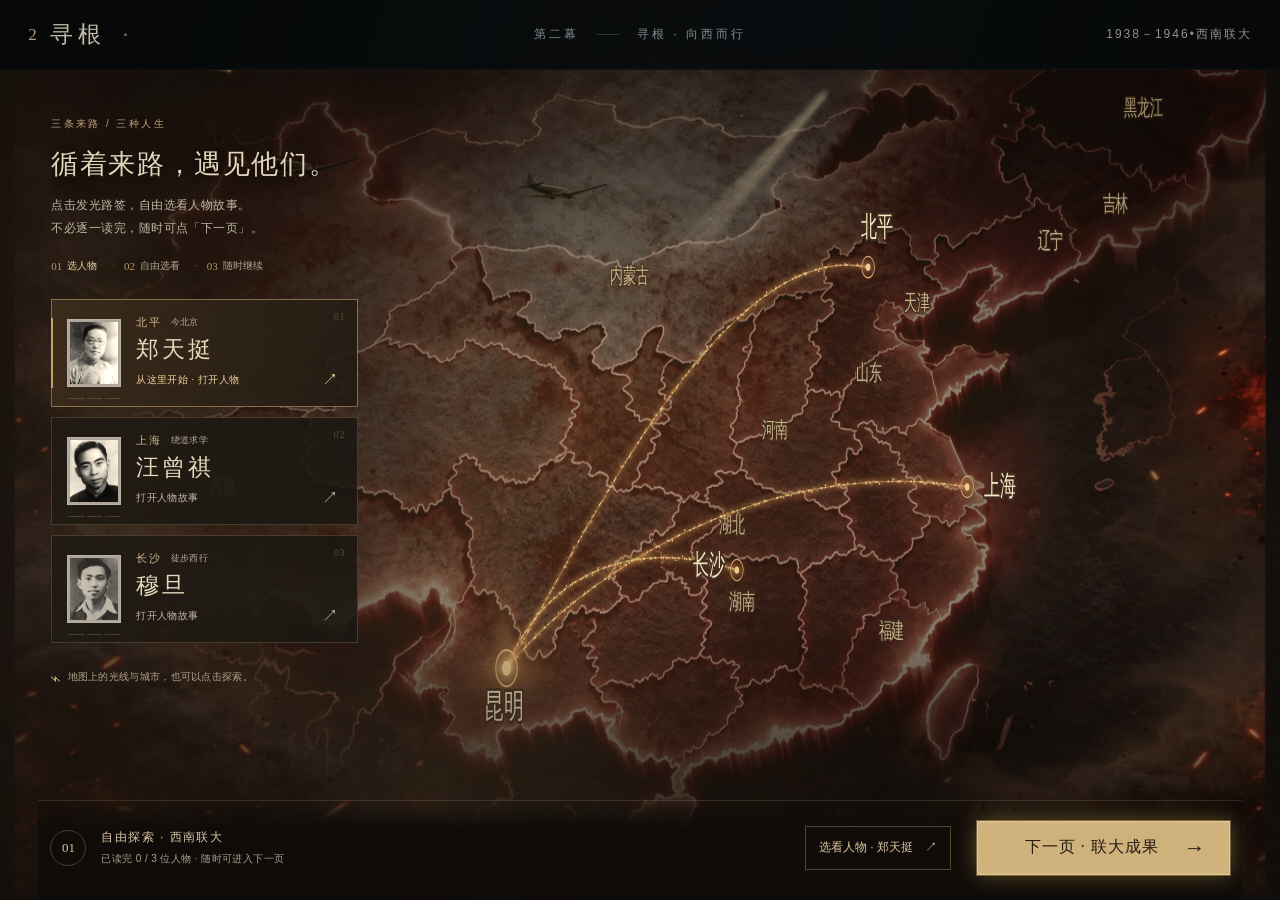
<file: page2/index.html>
<!doctype html><html lang="zh-CN"><head><meta charset="UTF-8"><meta name="viewport" content="width=device-width,initial-scale=1"><title>足迹与远方 · 寻根</title><style>.photo-convergence[data-v-78235e2a]{position:absolute;top:0;right:0;bottom:0;left:0;z-index:2;pointer-events:none;overflow:hidden}.photo-convergence>img[data-v-78235e2a]{position:absolute;width:clamp(95px,15vw,230px);height:clamp(70px,11vw,170px);object-fit:contain;background:#c2ad86;padding:5px;border:1px solid #d0b78966;box-shadow:0 12px 28px #0008;will-change:transform,opacity;transform-origin:center}.memory-light[data-v-78235e2a]{position:absolute;width:48vw;height:32vh;background:radial-gradient(ellipse,#f7d39577,#cf913b24 23%,transparent 66%);filter:blur(8px);will-change:transform,opacity}.memory-light i[data-v-78235e2a]{position:absolute;left:9%;right:9%;top:49%;height:3px;background:linear-gradient(90deg,transparent,#ffe6ad,transparent);box-shadow:0 0 18px 5px #e1b36066;border-radius:50%}.wartime-fringe[data-v-bb6f323c]{animation:war-material-arrive-bb6f323c 2s ease both}.material-smoke[data-v-bb6f323c]{opacity:.8}.smoke-left[data-v-bb6f323c]{animation:smoke-left-bb6f323c 29s -8s ease-in-out infinite alternate}.smoke-right[data-v-bb6f323c]{filter:saturate(.72) brightness(1.02);animation:smoke-right-bb6f323c 33s -17s ease-in-out infinite alternate}.banked-fire[data-v-bb6f323c]{animation:banked-fire-bb6f323c 7.8s -3s ease-in-out infinite alternate}.smoke-scatter[data-v-bb6f323c]{animation:smoke-scatter-bb6f323c 22s -7s ease-in-out infinite alternate}.fringe-ember[data-v-bb6f323c]{opacity:0;animation:material-ember-bb6f323c var(--duration) var(--delay) linear infinite}.fringe-plane[data-v-bb6f323c]{animation:material-plane-bb6f323c var(--flight-duration) var(--flight-delay) linear infinite}.aircraft-material[data-v-bb6f323c]{filter:brightness(.75) sepia(.25) contrast(1.12) drop-shadow(0 .6px .6px #c4b18c55)}.fringe-searchlight[data-v-bb6f323c]{animation:material-search-bb6f323c 23s -8s ease-in-out infinite alternate;transform-origin:1286px 40px}.fringe-tracer[data-v-bb6f323c]{animation:material-tracer-bb6f323c 13s -4s linear infinite}.distant-tracer[data-v-bb6f323c]{opacity:.3;animation:material-distant-bb6f323c 17s -6s ease-in-out infinite}@keyframes war-material-arrive-bb6f323c{0%{opacity:0}to{opacity:1}}@keyframes smoke-left-bb6f323c{0%{transform:translate(-9px,9px);opacity:.74}to{transform:translate(5px,-14px);opacity:.91}}@keyframes smoke-right-bb6f323c{0%{transform:translate(7px,10px);opacity:.72}to{transform:translate(-6px,-10px);opacity:.88}}@keyframes smoke-scatter-bb6f323c{0%{opacity:.65;transform:translate(-8px,9px)}to{opacity:1;transform:translate(12px,-14px)}}@keyframes banked-fire-bb6f323c{0%,to{opacity:.64}33%{opacity:.86}64%{opacity:.72}82%{opacity:1}}@keyframes material-ember-bb6f323c{0%{opacity:0;transform:translateY(9px)}14%{opacity:.94}55%{opacity:.78}78%{opacity:.42}to{opacity:0;transform:translate(var(--drift),-105px)}}@keyframes material-plane-bb6f323c{0%{opacity:0;transform:translate(0)}10%,86%{opacity:1}to{opacity:0;transform:translate(240px,-12px)}}@keyframes material-search-bb6f323c{0%{opacity:.66;transform:rotate(-1deg)}to{opacity:.95;transform:rotate(2deg)}}@keyframes material-tracer-bb6f323c{0%{opacity:0;transform:translate(650px,111px)}8%,50%{opacity:.88}63%,to{opacity:0;transform:translate(790px,125px)}}@keyframes material-distant-bb6f323c{0%,to{opacity:.08}40%{opacity:.35}}@media(prefers-reduced-motion:reduce){[data-v-bb6f323c]{animation:none!important}.material-smoke[data-v-bb6f323c]{opacity:.8}.banked-fire[data-v-bb6f323c]{opacity:.7}.fringe-ember[data-v-bb6f323c],.fringe-tracer[data-v-bb6f323c],.distant-tracer[data-v-bb6f323c]{display:none}.fringe-plane[data-v-bb6f323c]{opacity:1;transform:translate(90px,-4px)}}:root{font-family:DengXian,Microsoft YaHei UI,PingFang SC,sans-serif;color:#dfdbd2;background:#181917;font-synthesis:none;font-weight:400;font-size:14px;-webkit-font-smoothing:antialiased}*{box-sizing:border-box}body{margin:0}button,a,input{-webkit-tap-highlight-color:transparent}button{font:inherit;border:0;background:none;color:inherit;cursor:pointer}button:focus-visible,a:focus-visible{outline:1px solid #dbb994;outline-offset:5px}button:hover{color:#fff}a{color:inherit;text-decoration:none}.exhibition{max-width:2100px;margin:auto;padding:0 4.2%;min-height:100vh;display:flex;flex-direction:column}.masthead{height:80px;display:flex;align-items:center;justify-content:space-between;border-bottom:1px solid #ffffff14}.wordmark{font-size:21px;font-weight:600;letter-spacing:1px}.header-right{display:flex;align-items:center;gap:24px;font-size:12px;color:#8f9389}.header-right button{padding:8px 0}.header-right button span{margin-left:14px}.header-separator{height:13px;width:1px;background:#454640}.chapter-heading{display:flex;justify-content:space-between;align-items:center;padding:31px 0 29px}.chapter-title{display:flex;align-items:baseline;gap:24px}.chapter-index{font-size:12px;font-weight:600;color:#a89780;align-self:center;border:1px solid #6c675955;width:29px;height:29px;display:grid;place-items:center}.chapter-title h1{font-size:34px;font-weight:500;letter-spacing:2px;line-height:1.1;margin:0}.chapter-subtitle{font-size:13px;color:#989b91}.chapter-context{text-align:right;font-size:12px}.chapter-context p{margin:0 0 8px;color:#c3c4ba}.chapter-context>span{font-size:11px;color:#81877b}.context-dot{margin:0 12px}.stage-shell{position:relative;margin:auto 0}.map-stage{position:relative}.map-stage>svg{display:block;width:100%;height:auto;aspect-ratio:1983 / 793;background:#100e0d}.map-stage image{transition:filter .3s}.map-caption{height:40px;display:flex;align-items:center;justify-content:space-between;font-size:10px;color:#85887e}.province-labels text{fill:#e1c99c;opacity:.88;font-family:DengXian,Microsoft YaHei UI,sans-serif;font-size:23px;font-weight:600;font-style:italic;text-anchor:middle;paint-order:stroke;stroke:#302116;stroke-width:3px;stroke-linejoin:round;pointer-events:none}.city text{font-family:DengXian,Microsoft YaHei UI,sans-serif;font-size:26px;font-weight:600;fill:#fff0c9;paint-order:stroke;stroke:#35231b;stroke-width:5px;stroke-linejoin:round}.city-ring{fill:#ffc78b25;stroke:#f0c48c;stroke-width:1.2}.city.interactive{cursor:pointer;outline:0}.city.interactive:hover .city-ring,.city:focus .city-ring{fill:#ffdfba66;stroke:#fff;stroke-width:3}.ray-soft{fill:none;stroke:#efd393;stroke-width:7;opacity:.45;filter:url(#glow);pointer-events:none}.ray-line{fill:none;stroke:#ffe7b8;stroke-width:1.5;opacity:.8;pointer-events:none}.ray-travel{fill:none;stroke:#d6ffff;stroke-width:2.7;stroke-dasharray:30 170;animation:flow 3s linear infinite;pointer-events:none}.moving-dot{pointer-events:none}.route-target{fill:none;stroke:transparent;stroke-width:27;cursor:pointer}.route-target:focus{stroke:#f2e2bb44;outline:none}.confluence{pointer-events:none}.paused .ray-travel{animation-play-state:paused}@keyframes flow{to{stroke-dashoffset:-200}}.navigation{border-top:1px solid #ffffff14;min-height:103px;display:flex;align-items:center;justify-content:space-between;gap:25px}.navigation nav{display:flex;align-items:center;gap:26px}.navigation nav button{display:flex;align-items:baseline;gap:12px;color:#777c71;padding:17px 0;position:relative}.navigation nav button.active{color:#e9e4d8}.navigation nav button.active:after{content:"";position:absolute;width:16px;height:2px;background:#b8a582;bottom:7px;left:0}.navigation nav button span:first-child{font-size:19px;font-weight:500;font-variant-numeric:tabular-nums}.navigation nav button span:last-child{font-size:12px}.timeline-dash{width:25px;height:1px;background:#4c5045}.playback{display:flex;gap:23px;font-size:11px;color:#9b9e94;align-items:center}.playback label{display:flex;gap:12px;align-items:center}.playback input{accent-color:#aa9b7f;width:70px;height:2px}.next-button{font-size:12px;border-bottom:1px solid #97917c;padding:11px 0;min-width:117px;text-align:left}.next-button span{float:right;margin-left:25px}.ending-note{position:absolute;right:25px;bottom:65px;padding:17px 22px;background:#181915e8;border-left:2px solid #aa956c}.ending-note span{font-size:10px;color:#a9a48f}.ending-note p{font-size:16px;margin:8px 0 0}.archive{padding:0;border:0;width:min(1050px,92vw);max-height:90vh;background:#e9e5dc;color:#272b25;box-shadow:0 35px 140px #0009}.archive::backdrop{background:#090b08cf;-webkit-backdrop-filter:blur(7px);backdrop-filter:blur(7px)}.archive-heading{height:63px;padding:0 28px;display:flex;align-items:center;justify-content:space-between;border-bottom:1px solid #40473822;font-size:12px;font-weight:600}.archive-location{font-weight:400;margin-left:22px;color:#727868}.icon-button{font-size:26px;line-height:1;padding:8px}.dark:hover{color:#837458}.archive-body{display:grid;grid-template-columns:43% 57%}.archive figure{margin:0;padding:28px 0 28px 28px}.archive-photo{background:#d4d1c8;display:flex;align-items:center;justify-content:center;height:365px}.archive-photo img{width:100%;height:100%;object-fit:contain;filter:grayscale(1) sepia(.12)}.archive figcaption{display:flex;justify-content:space-between;font-size:10px;color:#777c6f;margin-top:13px}.archive-conversation{padding:30px 34px}.person-title{display:flex;align-items:baseline;gap:18px}.person-title h2{margin:0;font-size:29px;font-weight:500}.person-title p{margin:0;color:#79806e;font-size:11px}.answer{font-size:17px;font-weight:400;line-height:1.95;min-height:148px;margin:21px 0 24px}.questions{border-top:1px solid #61695133;padding-top:16px}.question-heading{font-size:10px;color:#7e8376}.questions button{display:grid;grid-template-columns:25px 1fr 15px;gap:8px;text-align:left;width:100%;padding:12px 0;border-bottom:1px solid #61695122;font-size:12px;line-height:1.6;color:#6c7264}.questions button.selected{color:#222c20}.questions button:hover{color:#1c2519}.question-number{font-size:10px;color:#8a8f81;font-variant-numeric:tabular-nums;padding-top:2px}.question-mark{text-align:right;color:#948970}.archive-foot{display:flex;align-items:center;justify-content:space-between;gap:20px;padding:19px 28px;border-top:1px solid #61695122}.archive-foot p{margin:0;font-size:10px;color:#868a7e;line-height:1.7}.archive-foot button{font-size:12px;white-space:nowrap;color:#414a36}.archive-foot button span{margin-left:20px}.era-transition{position:fixed;top:0;right:0;bottom:0;left:0;background:#181917;display:flex;flex-direction:column;align-items:center;justify-content:center;z-index:10}.era-transition>span{font-size:12px;color:#949c88}.era-transition strong{font-size:80px;font-weight:400;line-height:1;margin:25px 0}.era-transition p{font-size:13px;color:#babfaf;margin:0}.era-enter-active,.era-leave-active,.ending-enter-active,.ending-leave-active{transition:opacity .4s}.era-enter-from,.era-leave-to,.ending-enter-from,.ending-leave-to{opacity:0}@media(min-width:1700px){.chapter-heading{padding:45px 0}.masthead{height:90px}.navigation{min-height:120px}}@media(max-width:1000px){.navigation{flex-wrap:wrap;padding:20px 0;gap:18px}.navigation nav{gap:20px}.playback{margin-left:auto}.next-button{min-width:100px}.person-title{display:block}.person-title p{margin-top:8px}.archive-conversation{padding:25px}.answer{font-size:16px}.chapter-heading{padding:25px 0}.chapter-subtitle{display:none}}@media(max-width:650px){.exhibition{padding:0 5%}.masthead{height:65px}.wordmark{font-size:18px}.header-right{gap:15px}.chapter-title{gap:13px}.chapter-title h1{font-size:29px}.chapter-context p{display:none}.chapter-context>span{font-size:10px}.stage-shell{margin:auto -3%}.map-stage>svg{min-height:280px;object-fit:contain}.province-labels text{font-size:27px}.map-caption{font-size:9px;padding:0 3%}.navigation{margin-top:25px}.navigation nav{width:100%;justify-content:center}.playback{margin-left:0;gap:15px}.archive-body{display:block}.archive figure{padding:22px 22px 0}.archive-photo{height:230px}.archive-conversation{padding:23px}.person-title{display:flex}.person-title h2{font-size:25px}.person-title p{font-size:10px}.answer{min-height:0;margin:18px 0}.archive-foot{padding:17px 22px}.archive-foot p{font-size:9px}.ending-note{right:10px;bottom:43px;padding:12px}.ending-note p{font-size:12px}.archive-heading{padding:0 22px}}.kunming-node text{font-size:31px;fill:#fff5d5}.kunming-node .city-ring{stroke:#ffe1a6;stroke-width:2;fill:#c98e4033}.kunming-node .city-core{filter:drop-shadow(0 0 7px #f6d591)}.map-stage.is-closing image{transition:filter 8s ease}.is-closing .migration-routes{pointer-events:none;animation:coda-routes 10.5s linear forwards}.is-closing .moving-dot{visibility:hidden}.is-closing .ray-travel{animation:none;opacity:.5}.is-closing .confluence{animation:coda-base .8s ease-out forwards}.is-closing .city-ring,.is-closing .city-core{animation:coda-sources 1.8s ease-out forwards}.arrival-dot{pointer-events:none}.farewell-glow{pointer-events:none;animation:coda-center 10.5s ease-in-out forwards}.is-closing[data-ending=quiet] .arrival-dots{visibility:hidden}.closing-controls{opacity:.45;transition:opacity .4s}.sr-only{position:absolute;width:1px;height:1px;padding:0;margin:-1px;overflow:hidden;clip:rect(0,0,0,0);white-space:nowrap;border:0}@keyframes coda-routes{0%,48%{opacity:1}60%{opacity:.6}72%,to{opacity:0}}@keyframes coda-base{to{opacity:0}}@keyframes coda-sources{to{opacity:0}}@keyframes coda-center{0%{opacity:.45}35%{opacity:.75}57%,65%{opacity:1}71%{opacity:.8}86%{opacity:.35}to{opacity:0}}.center-light{animation:center-growth 10.5s ease-in-out forwards;transform-origin:0 0}@keyframes center-growth{0%{transform:scale(.55)}57%,71%{transform:scale(1.15)}to{transform:scale(.25)}}.map-stage>svg.wartime-opening{background:#100907}.wartime-opening .map-plate,.wartime-opening .province-labels,.wartime-opening .cities-reveal,.wartime-opening .routes-reveal,.wartime-opening .center-reveal{opacity:0}.wartime-opening.map-ready .map-plate{animation:wartime-map-in 5s cubic-bezier(.2,.5,.3,1) both}.wartime-opening.map-ready .province-labels{animation:wartime-details-in 2s 2.4s ease both}.wartime-opening.map-ready .cities-reveal{animation:wartime-details-in 2s 3s ease both}.wartime-opening.map-ready .routes-reveal{animation:wartime-details-in 2.5s 3.6s ease both}.wartime-opening.map-ready .center-reveal{animation:wartime-details-in 2.5s 3.8s ease both}.paused .wartime-opening .map-plate,.paused .wartime-opening .province-labels,.paused .wartime-opening .cities-reveal,.paused .wartime-opening .routes-reveal,.paused .wartime-opening .center-reveal{animation-play-state:paused}@keyframes wartime-map-in{0%{opacity:0;filter:brightness(.2)}30%{opacity:.3;filter:brightness(.55)}to{opacity:1;filter:brightness(1)}}@keyframes wartime-details-in{0%{opacity:0}to{opacity:1}}.archive{width:min(1180px,94vw)}.archive-body{grid-template-columns:40% 60%}.archive-conversation{display:flex;flex-direction:column}.questions{display:grid;grid-template-columns:repeat(3,minmax(0,1fr));gap:14px 12px;margin-top:auto}.question-heading{grid-column:1 / -1}.questions button{position:relative;display:flex;flex-direction:column;align-items:flex-start;gap:9px;min-height:134px;height:100%;padding:14px 12px;border:1px solid #84856b55;border-radius:12px 12px 3px;background:#f2eee5;line-height:1.7}.questions button:after{content:"";position:absolute;right:13px;bottom:-6px;width:10px;height:10px;background:inherit;border-right:1px solid #84856b55;border-bottom:1px solid #84856b55;transform:rotate(45deg)}.questions button.selected{border-color:#93856b;background:#dfd6c5}.question-mark{position:absolute;top:12px;right:12px}.historical-archive .archive-photo{padding:10px;background:#c8beaa;border:1px solid #a99b83;box-shadow:0 2px 8px #42342120}.historical-archive .answer{min-height:170px}.industrial-map .ray-line{stroke:#f6aa50;stroke-width:5;stroke-linecap:square;filter:url(#rough-stroke)}.industrial-map .ray-soft{stroke:#ec762c;stroke-width:13;opacity:.6}.industrial-map .ray-travel{stroke:#ffe2a0;stroke-width:4;stroke-dasharray:55 245;animation-duration:2.1s}.industrial-map .moving-dot ellipse:first-child{fill:#ee842f}.industrial-map .moving-dot ellipse:nth-child(2){fill:#fff0c4;rx:8;ry:3}.industrial-node{fill:#b859234d;stroke:#f1a855;stroke-width:2}.industrial-map .city-core{fill:#ffdc9e}.industrial-map .city text{fill:#ffdba4}.industrial-map .province-labels text{fill:#d9aa77;font-style:normal}.industrial-opening .map-plate{opacity:0}.industrial-opening.map-ready .map-plate{animation:industrial-plate-in 2.2s ease-out both}.industrial-opening.map-ready .industrial-relight{animation:industrial-light-in 3s ease-out both}.industrial-opening.map-ready .routes-reveal{animation:wartime-details-in 1.2s .9s both}.industrial-opening.map-ready .cities-reveal{animation:wartime-details-in .9s .6s both}.paused .industrial-opening .map-plate,.paused .industrial-opening .industrial-relight,.paused .industrial-opening .routes-reveal,.paused .industrial-opening .cities-reveal{animation-play-state:paused}.industrial-exhibition .chapter-index{color:#d49a61;border-color:#a2643b66}.industrial-exhibition .navigation nav button.active:after{background:#e2964c}.industrial-exhibition .next-button{border-color:#d58945}.industrial-exhibition .playback input{accent-color:#ce8a4b}@keyframes industrial-plate-in{0%{opacity:0;filter:brightness(.35)}to{opacity:1;filter:brightness(1)}}@keyframes industrial-light-in{0%{opacity:0}to{opacity:1}}.industrial-archive{background-color:#243b42;background-image:linear-gradient(#c9d5c40c 1px,transparent 1px),linear-gradient(90deg,#c9d5c40c 1px,transparent 1px);background-size:21px 21px;color:#e4e5d5;border:1px solid #79928e66;padding-left:21px;box-shadow:inset 21px 0 #192c32,0 35px 140px #0009}.industrial-archive:before{content:"";position:absolute;left:5px;top:0;bottom:0;width:10px;background:radial-gradient(ellipse at center,#9caaa0 0 25%,#0e2228 30% 48%,transparent 53%) center 9px/10px 35px repeat-y;pointer-events:none}.industrial-archive .archive-heading{border-bottom:1px solid #bccbbb40;color:#efc28b}.industrial-archive .archive-location,.industrial-archive .person-title p,.industrial-archive .question-heading,.industrial-archive figcaption{color:#a9bdb6}.industrial-archive .archive-photo{background:#c7c7b9;padding:8px;border:1px solid #acb4a3;box-shadow:4px 5px #0e252a80}.industrial-archive .answer{color:#e4e5d5;min-height:164px}.blueprint-index{border:1px solid #91a69b70;padding:9px 12px;font-size:11px;color:#e9b676;display:flex;justify-content:space-between;gap:10px;margin-bottom:21px}.blueprint-index span{color:#a4bab0;font-size:10px}.industrial-archive .questions{border-color:#a5b7a144}.industrial-archive .questions button{color:#d2ddd0;background:#2b464b;border-color:#97afa066;border-radius:3px;min-height:134px}.industrial-archive .questions button.selected{color:#fff0ce;background:#45524b;border-color:#d6a668}.industrial-archive .questions button:after{border-color:#97afa066}.industrial-archive .question-number{color:#bda77e}.industrial-archive .question-mark{color:#e2be84}.industrial-archive .archive-foot{border-color:#a5b7a144}.industrial-archive .archive-foot p{color:#9bafa6}.industrial-archive .archive-foot button,.industrial-archive .dark{color:#e2c59c}@media(max-width:650px){.archive-body{grid-template-columns:1fr}.questions{gap:12px 7px}.questions button,.industrial-archive .questions button{font-size:11px;padding:11px 8px;min-height:155px}.industrial-archive{padding-left:16px}.blueprint-index{flex-wrap:wrap}.historical-archive .answer{min-height:0}}:root{font-family:Microsoft YaHei UI,Microsoft YaHei,PingFang SC,sans-serif}.stage-shell{margin:5px 0 30px}.chapter-heading{padding:27px 0 30px}.chapter-context p{margin:0;font-size:12px;color:#a7a99f}.navigation{min-height:87px}.exhibition>div.closing-controls,.exhibition>div:has(>.navigation){margin-top:auto}.chapter-index{border:0;width:auto;color:#7c8175}.chapter-title{gap:19px}.chapter-subtitle{font-size:12px}.map-stage>svg{border:0}.archive{width:min(1080px,92vw);max-height:90vh;background:#edeae2;border:0;box-shadow:0 30px 100px #0008;color:#30342e;padding:0 36px}.archive-heading{height:66px;padding:0;border:0;font-size:11px;font-weight:400;color:#7f8376;letter-spacing:1px}.archive-location{margin-left:15px;color:inherit}.icon-button{font-size:23px;font-weight:300;padding:8px;margin-right:-8px}.archive-body{grid-template-columns:34% minmax(0,1fr);gap:38px;padding:6px 0 8px;align-items:stretch}.archive figure{padding:0;margin:0;align-self:start}.archive-photo,.historical-archive .archive-photo{height:365px;background:#e2dfd6;padding:0;border:0;box-shadow:none}.archive-photo img{object-fit:contain;filter:grayscale(1);width:100%;height:100%}.archive-conversation{padding:3px 0 0;min-width:0;display:flex;flex-direction:column}.person-title{display:block}.person-title h2{font-size:31px;font-weight:500;letter-spacing:1px;line-height:1.2}.person-title p{font-size:11px;color:#8a8d81;margin:11px 0 0;line-height:1.6}.answer,.historical-archive .answer,.industrial-archive .answer{font-size:17px;line-height:1.95;min-height:122px;margin:22px 0 24px;font-weight:400;letter-spacing:.15px}.questions{display:grid;grid-template-columns:repeat(3,minmax(0,1fr));gap:18px;border:0;padding:0;margin-top:auto}.questions button,.industrial-archive .questions button{display:block;position:relative;min-height:98px;height:auto;padding:14px 0 6px;border:0;border-top:1px solid #7379693b;border-radius:0;background:transparent;color:#8d9185;font-size:12px;line-height:1.85;transition:color .2s,border-color .2s;text-align:left;align-self:stretch}.questions button:after,.industrial-archive .questions button:after{display:none}.questions button.selected{background:transparent;border-color:#8f6348;color:#373c31}.questions button:hover{color:#303c29;border-color:#8f6348}.archive-foot{min-height:63px;justify-content:flex-end;padding:14px 0 17px;border:0;gap:0}.archive-foot button{font-size:11px;color:#727866;padding:6px 0}.archive-foot button span{margin-left:13px}.archive-foot button:hover{color:#38462e}.industrial-archive{padding:0 36px;background-color:#243639;background-image:linear-gradient(#c9d5c407 1px,transparent 1px),linear-gradient(90deg,#c9d5c407 1px,transparent 1px);background-size:28px 28px;color:#e4e1d4;border:1px solid #788c7d33;box-shadow:0 30px 100px #0008}.industrial-archive:before{display:none}.industrial-archive .archive-heading{border:0;color:#bda57d}.industrial-archive .archive-photo{height:365px;padding:0;border:0;background:#c8c9bc;box-shadow:none}.industrial-archive .person-title p{color:#99aaa0}.industrial-archive .answer{color:#e0e2d6}.industrial-archive .questions{border:0}.industrial-archive .questions button{color:#90a39a;border-top-color:#adbcab40}.industrial-archive .questions button.selected{background:transparent;border-color:#c39862;color:#f0ddba}.industrial-archive .questions button:hover{color:#f0ddba;border-color:#c39862}.industrial-archive .archive-foot{border:0}.industrial-archive .archive-foot button{color:#aebcab}@media(max-width:800px){.archive{padding:0 25px}.archive-body{grid-template-columns:31% minmax(0,1fr);gap:24px}.archive-photo,.historical-archive .archive-photo,.industrial-archive .archive-photo{height:310px}.person-title h2{font-size:27px}.answer,.historical-archive .answer,.industrial-archive .answer{font-size:15px;min-height:120px}.questions{gap:11px}.questions button,.industrial-archive .questions button{font-size:11px;min-height:106px}.stage-shell{margin:0 0 20px}}@media(max-width:600px){.archive{padding:0 20px;width:94vw}.archive-heading{height:51px}.archive-body{display:flex;flex-direction:column;gap:20px}.archive figure{align-self:stretch}.archive-photo,.historical-archive .archive-photo,.industrial-archive .archive-photo{height:210px;background:#dedcd3}.industrial-archive .archive-photo{background:#bbc2b7}.archive-conversation{padding:0}.person-title{display:flex;align-items:baseline;gap:14px}.person-title p{margin:0}.answer,.historical-archive .answer,.industrial-archive .answer{min-height:0;margin:17px 0 21px}.questions button,.industrial-archive .questions button{min-height:95px}.archive-foot{min-height:50px;padding:12px 0}.chapter-context p{display:block;font-size:10px}.navigation nav{width:auto}.navigation{flex-wrap:nowrap;gap:16px}.navigation nav{gap:12px}.navigation nav button{gap:6px}.navigation nav button span:last-child{font-size:10px}.timeline-dash{width:13px}.next-button{font-size:10px;min-width:87px}.next-button span{margin-left:10px}}.exhibition{position:relative;max-width:none;width:100%;height:100svh;min-height:650px;padding:0;overflow:hidden;background:#100c09}.masthead{position:absolute;top:0;left:0;right:0;height:64px;margin:0;padding:0 3%;z-index:2;border:0;background:linear-gradient(#12130ff2,#12130f00)}.wordmark{font-size:19px}.header-right{font-size:11px}.chapter-heading{position:absolute;left:3%;right:3%;top:75px;padding:0;z-index:2;pointer-events:none;text-shadow:0 2px 12px #000}.chapter-title h1{font-size:30px}.chapter-subtitle{display:none}.chapter-index{font-size:10px}.chapter-context p{font-size:11px}.stage-shell{position:absolute;top:0;right:0;bottom:0;left:0;margin:0;width:100%;height:100%}.map-stage{width:100%;height:100%}.map-stage>svg{width:100%;height:100%;aspect-ratio:auto;min-height:0}.map-stage:after{content:"";position:absolute;top:0;right:0;bottom:0;left:0;pointer-events:none;background:linear-gradient(#100d0990,transparent 22%,transparent 80%,#100d09e6)}.exhibition>div:has(>.navigation){position:absolute;bottom:0;left:3%;right:3%;z-index:2;margin:0}.navigation{min-height:76px;border-color:#dfcba020;background:transparent}.navigation nav button{font-size:11px}.ending-note{z-index:3;bottom:110px}.chapter-context{padding:6px 10px;background:#15130d33}.map-stage .province-labels text{font-size:21px}.archive{width:min(1120px,94vw);padding:0;background:#e8e1d1;background-image:repeating-linear-gradient(1deg,#8d795305 0 1px,transparent 1px 4px);border:1px solid #ab987c77;box-shadow:0 35px 120px #000b,inset 0 0 0 5px #ece6d9,inset 0 0 0 6px #a99b7d33}.archive-heading{padding:0 34px;height:66px;border-bottom:1px solid #9e8e6c26;font-family:Microsoft YaHei UI,sans-serif;letter-spacing:2px;color:#8c7757}.archive-body{grid-template-columns:36% 1fr;gap:0;padding:0;margin:0;align-items:stretch}.archive figure{position:relative;align-self:stretch;margin:0;padding:28px;background:#292c26;display:flex;align-items:center;justify-content:center;box-shadow:inset -10px 0 16px #0003;min-height:400px}.archive-photo,.historical-archive .archive-photo{height:auto;max-height:440px;width:100%;padding:7px;background:#eee8d9;border:1px solid #c2b796;box-shadow:0 9px 26px #0006;transform:rotate(-1deg)}.archive-photo img{display:block;width:100%;height:auto;max-height:420px;object-fit:contain;filter:grayscale(1) sepia(.13)}.photo-corner{position:absolute;width:27px;height:27px;border-color:#b0a08280;border-style:solid;pointer-events:none}.photo-corner.top-left{top:17px;left:17px;border-width:1px 0 0 1px}.photo-corner.bottom-right{bottom:17px;right:17px;border-width:0 1px 1px 0}.archive-conversation{position:relative;padding:30px 34px 27px;background:linear-gradient(90deg,#6f5c4115,transparent 4%,transparent)}.person-title{display:block;padding-left:16px;border-left:2px solid #986746}.person-title h2{font-size:33px;font-weight:500;letter-spacing:3px}.person-title p{margin:9px 0 0;color:#8c846f;font-size:11px}.answer-panel{position:relative;padding:0 0 0 16px;margin:25px 0 24px}.opening-quote{position:absolute;left:-7px;top:-12px;color:#a98c5c66;font:56px Georgia,serif;line-height:1}.answer,.historical-archive .answer,.industrial-archive .answer{margin:0;min-height:132px;font-size:17px;line-height:2;letter-spacing:.25px;animation:answer-in .35s ease-out}.questions{gap:10px}.questions button,.industrial-archive .questions button{border:1px solid #a18b642e;border-top:2px solid #a18b6433;background:#f3edde66;padding:12px 10px;min-height:110px;font-size:11px;line-height:1.8;color:#8b8979}.questions button.selected{border-color:#a9894e66;border-top-color:#947042;background:linear-gradient(#d9c9a74d,#e9e0cb55);color:#3e4436}.questions button:hover{border-color:#a9894e66;color:#3e4436}.archive-foot{padding:13px 34px;min-height:52px;border-top:1px solid #9e8e6c26}.archive-foot button{font-size:10px;letter-spacing:1px}.industrial-archive{padding:0;background-color:#25393a;background-image:linear-gradient(#a5b9a70b 1px,transparent 1px),linear-gradient(90deg,#a5b9a70b 1px,transparent 1px);background-size:22px 22px;border-color:#a5b59d55;box-shadow:0 35px 120px #000b,inset 0 0 0 5px #25393a,inset 0 0 0 6px #a6b79833}.industrial-archive .archive-heading{border-bottom:1px solid #a9b5a126;color:#d3b484}.industrial-archive figure{background:#19282a;box-shadow:inset -10px 0 16px #0003}.industrial-archive .archive-photo{height:auto;max-height:440px;padding:7px;background:#d5d6c4;border:1px solid #a6ac92;box-shadow:0 9px 26px #0006;transform:rotate(.7deg)}.industrial-archive .person-title{border-color:#c28b50}.industrial-archive .archive-conversation{background:linear-gradient(90deg,#0002,transparent 4%)}.industrial-archive .questions button{background:#cbd4bc07;border-color:#a9b6a233;color:#a7b5a5}.industrial-archive .questions button.selected{border-color:#cdab6c88;border-top-color:#d2a364;background:#c4a26314;color:#f0ddba}.industrial-archive .opening-quote{color:#b59a6a77}.industrial-archive .archive-foot{border-top:1px solid #a9b5a126}.era-transition{background:radial-gradient(ellipse at center,#32241b 0,#181510 48%,#0c0d0b)}.era-transition:after{content:"";position:absolute;top:0;right:0;bottom:0;left:0;pointer-events:none;background:repeating-linear-gradient(0deg,#d6bd7f03 0 1px,transparent 1px 3px)}.ink-filter{position:absolute;width:0;height:0}.year-composition{position:relative;text-align:center}.year-rule{display:block;width:38px;height:2px;margin:0 auto 27px;background:#8f7350;opacity:0;animation:year-rule-in .6s .15s forwards}.era-transition .typed-year{display:flex;align-items:baseline;justify-content:center;gap:.045em;margin:0;color:#d7c3a0;font-family:SimSun,"Noto Serif CJK SC",serif;font-size:clamp(80px,12vw,165px);font-weight:900;line-height:1.1;letter-spacing:-.025em;filter:url(#rough-year);text-shadow:1px 1px #4a2f1a}.year-letter{display:inline-block;opacity:0;animation:letter-strike .3s var(--letter-delay) steps(2,end) forwards}.year-letter:last-child{font-size:.43em;margin-left:.18em;letter-spacing:0}.era-transition .year-composition p{font-size:12px;letter-spacing:6px;margin:32px 0 0;color:#9b8b70;opacity:0;animation:year-rule-in .7s 2.5s forwards}@keyframes letter-strike{0%{opacity:0;transform:translateY(3px)}50%{opacity:.65;transform:translateY(-1px)}to{opacity:1;transform:translateY(0)}}@keyframes year-rule-in{to{opacity:1}}@keyframes answer-in{0%{opacity:.3;transform:translateY(4px)}to{opacity:1;transform:translateY(0)}}@media(max-width:700px){.exhibition{min-height:530px}.masthead{height:58px}.chapter-heading{top:66px}.chapter-title h1{font-size:25px}.header-right{gap:12px}.navigation{min-height:67px}.archive-heading{height:53px;padding:0 22px}.archive-body{display:block}.archive figure{min-height:0;padding:20px}.archive-photo,.historical-archive .archive-photo,.industrial-archive .archive-photo{width:auto;height:210px;max-width:100%}.archive-photo img{width:auto;height:100%;max-width:100%;object-fit:contain}.archive-conversation{padding:24px 22px}.person-title h2{font-size:28px}.answer-panel{margin:22px 0}.answer,.historical-archive .answer,.industrial-archive .answer{font-size:15px;min-height:0}.questions button,.industrial-archive .questions button{padding:10px 7px;min-height:100px}.archive-foot{padding:12px 22px}.chapter-context{display:none}}.map-stage{overflow:hidden}.map-stage>svg{transform:scaleX(1.04);transform-origin:50% 50%}.map-stage>svg{transform:translateY(2.5%) scale(.94) scaleX(1.04);transform-origin:50% 50%}.has-finale .migration-routes,.has-finale .center-reveal{opacity:0;transition:opacity 1.5s}.has-finale .moving-dot{visibility:hidden}.reunion-trace{fill:none;stroke:#edc57e;stroke-width:1.5;opacity:0;animation:reunion-trace 7s ease forwards}.construction-return .reunion-trace{stroke:#f1a859;stroke-width:2.6}.reunion-halo{animation:reunion-bloom 9s cubic-bezier(.2,.5,.3,1) forwards;transform-box:fill-box;transform-origin:center}@keyframes reunion-trace{0%{opacity:0}18%,65%{opacity:.6}to{opacity:0}}@keyframes reunion-bloom{0%{opacity:0;transform:scale(.08)}35%{opacity:.45;transform:scale(.3)}65%{opacity:.9;transform:scale(.7)}to{opacity:1;transform:scale(1)}}.third-act-entry{position:fixed;top:0;right:0;bottom:0;left:0;z-index:100;background:radial-gradient(ellipse at 50% 65%,#3b2c19,#10110e 70%);display:flex;align-items:center;justify-content:center;flex-direction:column;color:#e8d8b4;animation:third-arrive 1.8s ease both}.third-act-entry>span{font-size:14px;letter-spacing:.5em}.third-act-entry h2{font-family:STKaiti,KaiTi,serif;font-size:clamp(64px,10vw,140px);letter-spacing:.2em;margin:30px 0 15px}.third-act-entry p{font-size:24px;letter-spacing:.5em}.third-act-entry small{color:#9b927e;letter-spacing:.35em}.third-act-entry button{position:absolute;bottom:7%;background:none;border:0;border-bottom:1px solid #645540;color:#c4b596;padding:12px;cursor:pointer}@keyframes third-arrive{0%{opacity:0}to{opacity:1}}@media(prefers-reduced-motion:reduce){.reunion-halo{animation-duration:.01s}.third-act-entry{animation:none}}.era-transition .typed-year{font-family:STKaiti,KaiTi,serif;font-weight:700;letter-spacing:.08em;color:#e8d8b4;filter:none;text-shadow:none}.returning-city{animation:city-return 1.6s ease both}@keyframes city-return{0%{opacity:0}to{opacity:1}}@media(prefers-reduced-motion:reduce){.returning-city{animation:none}}.masthead .wordmark{display:flex;align-items:baseline;gap:14px}.masthead-index{font-size:14px;font-weight:500;color:#ad9874}.masthead .wordmark h1{margin:0;font-size:26px;font-weight:500;letter-spacing:2px;line-height:1.2}.chapter-heading{justify-content:flex-end}.reunion-halo{filter:brightness(.85)}.southwest-achievements{cursor:pointer}.southwest-achievements rect{fill:#17120bc9;stroke:#d1b47b66;stroke-width:1}.southwest-achievements text{font-size:18px;fill:#dfc58f;letter-spacing:1px}.southwest-achievements:hover rect,.southwest-achievements:focus rect{stroke:#ffe2a4}.achievement-transition{position:fixed;top:0;right:0;bottom:0;left:0;z-index:60;overflow:hidden;background:#16130e;color:#e5d6b5;display:flex;flex-direction:column;justify-content:center;padding:5vh 0 4vh;isolation:isolate}.achievement-transition:before{content:"";position:absolute;top:0;right:0;bottom:0;left:0;z-index:-2;background:linear-gradient(#15110ddb,#15100ad9),url(assets/map-boundaries-refined.png) center/cover;opacity:.7}.achievement-rust{position:absolute;top:0;right:0;bottom:0;left:0;z-index:-1;background:radial-gradient(ellipse at 40% 65%,#a04823b0,#421c15cc 60%,#140c0bf0);opacity:var(--era-progress);pointer-events:none}.achievement-heading{padding:0 6vw;margin-bottom:3vh}.achievement-heading>span{font-size:12px;letter-spacing:.24em;color:#af9d7c}.achievement-heading h2{font-family:STKaiti,KaiTi,serif;font-size:clamp(30px,4vw,54px);font-weight:500;letter-spacing:.13em;margin:14px 0 0}.achievement-close{position:absolute;right:3vw;top:3vh;font-size:30px;z-index:3;color:#b8a98e}.film-viewport{width:100%;overflow:hidden;flex:none;-webkit-mask-image:linear-gradient(90deg,transparent,#000 7%,#000 93%,transparent);mask-image:linear-gradient(90deg,transparent,#000 7%,#000 93%,transparent);opacity:0;transition:opacity 1s}.is-ready .film-viewport{opacity:1}.film-track{display:flex;flex-direction:row-reverse;gap:30px;width:max-content;position:relative;padding:22px 0;background:#070807b3;border-top:1px solid #8e764a55;border-bottom:1px solid #8e764a55;will-change:transform}.film-track:before,.film-track:after{content:"";position:absolute;left:0;right:0;height:8px;background:repeating-linear-gradient(90deg,transparent 0 14px,#b8a27d66 14px 24px,transparent 24px 34px)}.film-track:before{top:6px}.film-track:after{bottom:6px}.film-frame{width:clamp(270px,37vw,620px);flex:none;margin:0;opacity:.55;transition:opacity 1.2s}.film-frame.is-current{opacity:1}.film-photo{height:clamp(140px,30vh,360px);position:relative;background:#1b1914}.film-photo img{height:100%;width:100%;object-fit:contain;filter:sepia(.38) saturate(.55);display:block}.film-photo>span{position:absolute;bottom:10px;left:14px;font-size:11px;color:#fff0cf;background:#15130daa;padding:4px 7px}.film-frame figcaption{padding:16px 20px 14px;min-height:150px;background:#17140fe8}.film-frame h3{font-family:STKaiti,KaiTi,serif;font-size:25px;font-weight:500;margin:0 0 10px}.film-frame p{font-size:14px;line-height:1.8;margin:0;color:#c5b699}.film-frame small{display:block;font-size:10px;color:#8b806d;margin-top:12px;line-height:1.5}.achievement-clock{width:78%;max-width:1100px;align-self:center;margin-top:3vh}.advancing-year{font-family:STKaiti,KaiTi,serif;text-align:center;font-size:clamp(40px,5vw,70px);letter-spacing:.1em;font-variant-numeric:tabular-nums;margin-bottom:16px}.advancing-year>span{font-size:.4em;margin-left:.2em}.achievement-rail{height:2px;background:#d4b78130;position:relative}.achievement-rail>span{display:block;width:100%;height:100%;background:#ddb475;transform-origin:left}.achievement-rail i{position:absolute;top:-3px;width:8px;height:8px;border-radius:50%;background:#f0d2a0;box-shadow:0 0 14px #e4a64e;transform:translate(-50%)}.rail-years{display:flex;justify-content:space-between;font-size:12px;color:#b6a180;margin-top:16px}.film-roll-scene{position:absolute;top:0;right:0;bottom:0;left:0;pointer-events:none;perspective:1400px;z-index:2;overflow:hidden}.film-ribbon{position:absolute;left:50%;top:48%;width:1200px;height:204px;transform-style:preserve-3d;transform-origin:center}.ribbon-slices{position:absolute;top:0;right:0;bottom:0;left:0;transform:rotateX(-12deg);transform-style:preserve-3d}.ribbon-slice{position:absolute;left:0;top:0;width:8.2px;height:204px;background-color:#201b13;background-size:240px 164px;background-repeat:no-repeat;transform-origin:center;backface-visibility:visible;filter:sepia(.4) saturate(.55);border-top:20px solid #15120d;border-bottom:20px solid #15120d;box-sizing:border-box;will-change:transform;box-shadow:inset 0 1px #c5a47544,inset 0 -1px #c5a47544}.ribbon-slice:before,.ribbon-slice:after{content:"";position:absolute;left:1px;width:5px;height:8px;background:#c9af7e66;border-radius:1px}.ribbon-slice:before{top:-14px}.ribbon-slice:after{bottom:-14px}.spool-edge{position:absolute;height:32px;border-radius:50%;border:1px solid #bfa27399;background:repeating-radial-gradient(ellipse at center,#1b1711 0,#1b1711 3px,#9f855966,#292218 5px,#292218 7px);box-shadow:0 2px 9px #0009;pointer-events:none}.spool-top{top:-16px;transform-style:preserve-3d}.spool-bottom{bottom:-16px}.is-merging .film-viewport{opacity:0;transition:opacity .8s}.is-merging .achievement-heading,.is-merging .achievement-clock{animation:film-title-out 1s ease forwards}@keyframes film-title-out{to{opacity:0;transform:translateY(8px)}}@media(max-height:700px){.achievement-transition{padding:3vh 0}.achievement-heading{margin-bottom:2vh}.film-photo{height:24vh}.film-frame figcaption{min-height:132px;padding:10px 15px}.film-frame h3{font-size:21px}.film-frame p{font-size:12px}.achievement-clock{margin-top:2vh}.advancing-year{font-size:40px;margin-bottom:12px}}@media(max-width:700px){.film-frame{width:76vw}.film-photo{height:27vh}.film-frame h3{font-size:23px}.achievement-heading>span{font-size:10px;letter-spacing:.12em}.achievement-clock{width:84%}}@media(prefers-reduced-motion:reduce){.ribbon-slices{transform:none}.film-frame{transition:none}}.map-camera{transform-origin:0 0;transition:transform .9s cubic-bezier(.22,.61,.36,1);will-change:transform}.camera-focused .southwest-achievements{opacity:0}.camera-focused .ray-travel{opacity:.3}.archive[open]{animation:archive-rise .75s cubic-bezier(.18,.75,.25,1) both}.archive::backdrop{-webkit-backdrop-filter:blur(1px);backdrop-filter:blur(1px);background:#090b0870;animation:archive-shade .75s ease both}@keyframes archive-rise{0%{opacity:0;transform:translateY(90px)}to{opacity:1;transform:translateY(0)}}@keyframes archive-shade{0%{background:#090b0800}to{background:#090b0870}}.archive .archive-photo-leaf{min-height:0;display:block;padding:25px 20px;overflow:hidden}.archive-photo-strip{position:relative;height:430px;max-height:58vh;overflow-y:auto;overflow-x:hidden;overscroll-behavior:contain;scroll-snap-type:y proximity;scrollbar-width:thin;scrollbar-color:#9c8560 #161c18;padding:5px 12px 20px 5px}.archive-photo-item{scroll-snap-align:start;padding:8px 0 24px}.archive .archive-photo-strip .archive-photo{height:auto;width:100%;max-height:none;transform:none;padding:6px}.archive .archive-photo-strip .archive-photo img{height:auto;width:100%;max-height:none;object-fit:contain}.archive-photo-index{display:block;color:#b8a98b;font-size:10px;letter-spacing:2px;margin-top:12px;text-align:right}.photo-selected .archive-photo{outline:1px solid #c9ae7966;outline-offset:3px}@media(max-width:700px){.archive .archive-photo-leaf{padding:17px 22px}.archive-photo-strip{height:240px;max-height:32vh}.archive .archive-photo-strip .archive-photo{width:100%;height:auto}.archive .archive-photo-strip img{max-height:none}}@media(prefers-reduced-motion:reduce){.map-camera{transition:none}.archive[open],.archive::backdrop{animation:none}}.map-camera{transition-duration:2.8s;transition-timing-function:cubic-bezier(.25,.1,.2,1)}.city-surround-shade{opacity:0;animation:city-isolate 2.8s .15s ease forwards}.city-contour-wash{fill:#bd99560c;stroke:none;opacity:0;animation:city-wash 1.4s 1.5s forwards}.city-contour-ink{fill:none;stroke:#e2c693;stroke-width:1.2;stroke-linejoin:round;stroke-dasharray:1;stroke-dashoffset:1;opacity:.9;animation:city-trace 2.65s .3s ease-in-out forwards;filter:drop-shadow(0 0 2px #dab77a66)}@keyframes city-isolate{to{opacity:.97}}@keyframes city-trace{to{stroke-dashoffset:0}}@keyframes city-wash{to{opacity:1}}.archive[open]{animation-duration:1.15s}.archive::backdrop{background:#090b0840;-webkit-backdrop-filter:none;backdrop-filter:none}.archive-body{grid-template-columns:39% 61%}.archive .archive-photo-leaf{background:linear-gradient(110deg,#191f1c,#30342a 60%,#20261f);padding:24px 16px 24px 25px}.archive-photo-strip{height:460px;max-height:60vh;padding:14px 17px 26px 8px;scroll-snap-type:none;scrollbar-width:none;-webkit-mask-image:linear-gradient(transparent,#000 6%,#000 94%,transparent);mask-image:linear-gradient(transparent,#000 6%,#000 94%,transparent)}.archive-photo-strip::-webkit-scrollbar{display:none}.archive-photo-item{position:relative;width:92%;margin:0 0 25px;padding:8px 0 22px;transform:rotate(-2deg)}.archive-photo-item:nth-child(2){width:85%;margin-left:13%;transform:rotate(2.5deg)}.archive-photo-item:nth-child(3){width:94%;margin-left:2%;transform:rotate(-1deg)}.archive-photo-item:before{content:"";position:absolute;z-index:1;top:0;left:38%;width:58px;height:19px;background:#c7b89070;box-shadow:inset 0 0 6px #f7e6b933;transform:rotate(-5deg)}.archive .archive-photo-strip .archive-photo{padding:9px 9px 17px;background:#dcd6c5;box-shadow:2px 12px 23px #0006;border:1px solid #afa38a66}.archive-photo-index{display:flex;justify-content:space-between;align-items:center;margin:13px 2px 0;font-size:9px;letter-spacing:1px;color:#a99e85}.archive-photo-index em{font-family:STKaiti,KaiTi,serif;font-size:16px;font-style:normal;letter-spacing:3px}.archive-conversation{padding:34px 35px 30px}.archive-question-index{display:block;font:italic 17px Georgia,serif;color:#a28a62;margin:0 0 10px}.questions button{transition:background .3s,color .3s,border-color .3s}.industrial-archive .archive-photo-leaf{background:linear-gradient(110deg,#13262a,#2c4140)}@media(max-width:700px){.archive-photo-strip{height:260px;max-height:34vh}.archive .archive-photo-leaf{padding:15px 27px}.archive-photo-item{width:87%;max-width:320px;margin-left:auto;margin-right:auto}.archive-photo-item:nth-child(2),.archive-photo-item:nth-child(3){width:84%;margin-left:auto;margin-right:auto}.archive-conversation{padding:23px}.archive-question-index{font-size:14px;margin-bottom:6px}}@media(prefers-reduced-motion:reduce){.map-camera{transition:none}.city-surround-shade,.city-contour-wash{animation:none;opacity:1}.city-contour-ink{animation:none;stroke-dashoffset:0}.archive[open]{animation:none}}.camera-focused .province-labels{opacity:.12;transition:opacity 1.6s}.camera-focused .city:not(.focus-selected){opacity:0;transition:opacity 1.4s}.camera-focused .migration-routes{opacity:.16;transition:opacity 1.5s}.camera-focused .focus-selected text{font-size:12px;stroke-width:1.5px;transform:translate(5px,8px)}.camera-focused .focus-selected .city-ring{r:3.5;stroke-width:.6}.camera-focused .focus-selected .city-core{r:1.5}.city-contour-ink{stroke-width:4;filter:none}.city-contour-wash{fill:#c1a46b17}.archive.museum-archive{--folio-accent:#bca27b;--folio-text:#e4ddcd;--folio-muted:#969084;width:min(1180px,94vw);max-height:92svh;padding:0;color:var(--folio-text);background:#24241f;border:1px solid #9e896c45;box-shadow:0 35px 130px #000a;background-image:none;overflow:auto;color-scheme:dark}.museum-archive:before,.museum-archive:after{display:none}.museum-archive::backdrop{background:#090b0855;-webkit-backdrop-filter:none;backdrop-filter:none}.museum-archive .archive-heading{height:61px;padding:0 30px;background:#1e201b;border-bottom:1px solid #ccb58a25;color:var(--folio-muted);letter-spacing:2px;font-size:11px}.folio-location{display:flex;align-items:center;gap:17px}.folio-location .folio-year{font:26px Georgia,serif;letter-spacing:1px;color:#d3c1a0}.folio-location i{height:15px;width:1px;background:#9b896647}.museum-archive .icon-button{color:#d2c6ad;font:27px Georgia,serif}.museum-body{display:grid;grid-template-columns:46% 54%;min-height:500px}.gallery-wing{position:relative;min-width:0;background:radial-gradient(ellipse at 60% 45%,#3b3d32,#161c19 85%);border-right:1px solid #a4926c22;padding:0 23px 0 43px;overflow:hidden}.gallery-wing:after{content:"";position:absolute;left:27px;top:25px;bottom:25px;width:1px;background:linear-gradient(transparent,#b49e6b55,transparent);pointer-events:none}.gallery-margin{position:absolute;left:7px;top:28px;bottom:28px;display:flex;flex-direction:column;justify-content:space-between;align-items:center;writing-mode:vertical-rl;font-size:9px;letter-spacing:3px;color:#9d9279}.museum-archive .museum-viewport{position:relative;height:500px;max-height:65svh;padding:0;overflow:hidden;touch-action:none;cursor:grab;outline-offset:-3px;-webkit-mask-image:linear-gradient(transparent,#000 7%,#000 93%,transparent);mask-image:linear-gradient(transparent,#000 7%,#000 93%,transparent);scrollbar-width:none}.museum-viewport:active{cursor:grabbing}.museum-photo-track{will-change:transform}.photo-cycle{display:flow-root;padding:26px 0 9px}.museum-archive .museum-print{display:block;min-height:0;padding:0;margin:0 0 34px;box-shadow:none;background:none;position:relative;width:77%;align-self:auto}.museum-archive .print-0{margin-left:6%}.museum-archive .print-1{width:84%;margin-left:14%}.museum-archive .print-2{width:71%;margin-left:2%}.print-image{padding:5px;background:#d4cdbc;box-shadow:0 8px 22px #0005;position:relative}.print-image:after{content:"";position:absolute;top:5px;right:5px;bottom:5px;left:5px;box-shadow:inset 0 0 0 1px #0002;pointer-events:none}.museum-print img{display:block;width:100%;height:240px;max-height:none;object-fit:contain;background:#cfc8b7;filter:grayscale(1) sepia(.1);-webkit-user-select:none;user-select:none}.print-1 img{height:185px}.print-2 img{height:200px}.museum-archive .museum-print figcaption{display:flex;align-items:center;gap:14px;margin:13px 0 0;padding:0;color:#c4b698;font-size:11px;min-height:25px}.print-number{font:italic 25px Georgia,serif;color:#8f836a}.print-caption{font-family:STKaiti,KaiTi,serif;font-size:17px;letter-spacing:2px;white-space:nowrap}.print-caption small{display:block;font-family:Microsoft YaHei UI,sans-serif;font-size:8px;letter-spacing:2px;margin-top:4px;color:#8e887a}.museum-print figcaption i{flex:1;height:1px;background:#aa986540}.gallery-motion{position:absolute;right:15px;bottom:13px;z-index:3;width:29px;height:29px;border:1px solid #b4a07844;background:#1a201bd9;color:#c8b797;font-size:14px}.museum-narrative{padding:29px 34px 28px;display:flex;flex-direction:column;min-width:0;background:linear-gradient(125deg,#292a23,#22231e)}.narrative-kicker{display:flex;align-items:center;gap:14px;font-size:9px;color:#a3977c;letter-spacing:3px;margin-bottom:22px}.narrative-kicker i{height:1px;background:#a6906240;flex:1}.museum-archive .person-title{border:0;padding:0;display:block}.museum-archive .person-title h2{font-family:STKaiti,KaiTi,SimSun,serif;font-size:49px;font-weight:400;letter-spacing:7px;line-height:1.15;color:#e7ddc6}.museum-archive .person-title p{font-size:11px;color:#9d9788;margin:12px 0 0;letter-spacing:2px}.museum-archive .answer-panel{margin:31px 0 25px;padding:0 0 0 17px;border-left:1px solid #aa8d5e77}.museum-archive .opening-quote{display:none}.museum-archive .answer{font-family:SimSun,Songti SC,serif;color:#ded8c9;font-size:18px;line-height:2;letter-spacing:.6px;min-height:134px;margin:0}.museum-archive .questions{display:grid;grid-template-columns:repeat(3,minmax(0,1fr));gap:0;margin-top:auto;border-top:1px solid #b7a47d42;padding-top:0}.museum-archive .questions button{display:block;position:relative;border:0;border-right:1px solid #b7a47d26;border-top:2px solid transparent;background:none;border-radius:0;padding:17px 14px 25px;min-height:132px;color:#a8a293;font-size:11px;line-height:1.9;transition:background .25s,color .25s}.museum-archive .questions button:first-child{padding-left:0}.museum-archive .questions button:last-child{border-right:0;padding-right:0}.museum-archive .questions button:after{display:none}.museum-archive .questions button.selected{border-top-color:var(--folio-accent);background:linear-gradient(#c5ac7610,transparent);color:#f0dfbb}.museum-archive .questions button:hover{color:#f4e5c6;background:#d1bd9110}.museum-archive .archive-question-index{font:italic 18px Georgia,serif;color:#ad9570;margin-bottom:10px}.museum-archive .questions button>i{position:absolute;right:13px;bottom:8px;font-style:normal;font-size:15px;color:#9f8761}.museum-archive .archive-foot{display:flex;justify-content:space-between;min-height:47px;padding:10px 30px;border-top:1px solid #ccb58a25;background:#1e201b}.museum-archive .archive-foot button{color:#c4b89b;font-size:10px;letter-spacing:1px}.folio-endmark{font-size:9px;letter-spacing:3px;color:#776}.museum-archive.industrial-archive{--folio-accent:#c28756;--folio-text:#e0ded1;background:#202c2e;border-color:#83999255}.industrial-archive .gallery-wing{background:radial-gradient(ellipse at 50% 50%,#334b4c,#142527 90%)}.industrial-archive .museum-narrative{background-color:#233234;background-image:linear-gradient(#b3c0b305 1px,transparent 1px),linear-gradient(90deg,#b3c0b305 1px,transparent 1px);background-size:24px 24px}.industrial-archive .archive-heading,.industrial-archive .archive-foot{background:#1a2829}.industrial-archive .person-title h2{color:#e4d4b6}.industrial-archive .print-image,.industrial-archive .museum-print img{background:#c6cbbf}@media(max-width:760px){.archive.museum-archive{width:96vw}.museum-body{grid-template-columns:42% 58%}.gallery-wing{padding-left:30px;padding-right:12px}.museum-narrative{padding:24px 22px}.museum-archive .person-title h2{font-size:37px}.museum-archive .answer{font-size:16px;min-height:130px}.museum-archive .questions button{padding-left:8px;padding-right:8px;font-size:10px}.museum-print img{height:200px}.print-1 img{height:155px}.print-2 img{height:170px}.gallery-wing:after{left:22px}.gallery-margin{left:4px}}@media(max-width:540px){.museum-body{display:flex;flex-direction:column}.museum-archive .museum-viewport{height:265px;max-height:none}.gallery-wing{padding:0 24px 0 38px}.museum-archive .museum-print{width:68%;margin-left:5%}.museum-archive .print-1{width:73%;margin-left:23%}.museum-archive .print-2{width:65%;margin-left:9%}.museum-print img{height:190px}.print-1 img{height:150px}.print-2 img{height:165px}.museum-narrative{padding:22px}.narrative-kicker{margin-bottom:14px}.museum-archive .answer-panel{margin:22px 0}.museum-archive .answer{min-height:0}.museum-archive .archive-heading{height:51px;padding:0 22px}.museum-archive .archive-foot{padding:12px 22px}.museum-archive .questions button{min-height:123px}}.camera-focused .focus-selected{opacity:0;transition:opacity .9s}.camera-focused .province-labels,.camera-focused .migration-routes,.camera-focused .center-reveal{opacity:0;transition:opacity 1s}.camera-focused .map-plate{transition:opacity 2.8s;opacity:.4}.city-contour-ink{stroke-width:1.4}.focused-city-caption{font-family:Microsoft YaHei UI,Microsoft YaHei,PingFang SC,sans-serif;font-size:26px;letter-spacing:6px;fill:#e5cfaa;opacity:0;animation:city-wash .7s 2.1s forwards;pointer-events:none}.city-contour-wash{fill:#c1a46b19}.archive.museum-archive,.museum-archive button,.museum-archive .folio-year,.museum-archive .icon-button,.museum-archive .person-title h2,.museum-archive .person-title p,.museum-archive .answer,.museum-archive .print-number,.museum-archive .print-caption,.museum-archive .print-caption small,.museum-archive .archive-question-index{font-family:Microsoft YaHei UI,Microsoft YaHei,PingFang SC,sans-serif;font-style:normal}.museum-archive .person-title h2{font-size:40px;font-weight:500;letter-spacing:2px}.museum-archive .answer{font-size:17px;line-height:2;font-weight:400;letter-spacing:.3px}.museum-archive .folio-year{font-size:23px;font-weight:400;font-variant-numeric:tabular-nums}.museum-archive .print-number{font-size:15px;font-weight:400;font-variant-numeric:tabular-nums}.museum-archive .print-caption{font-size:13px;letter-spacing:1px}.museum-archive .archive-question-index{font-size:13px;font-variant-numeric:tabular-nums}@media(max-width:760px){.museum-archive .person-title h2{font-size:32px}.museum-archive .answer{font-size:15px}}@media(prefers-reduced-motion:reduce){.focused-city-caption{animation:none;opacity:1}}.museum-archive .answer-provenance{margin:0;color:#cbb58c;font-family:Microsoft YaHei UI,Microsoft YaHei,PingFang SC,sans-serif;font-size:14px;line-height:1.6;letter-spacing:.7px}@media(max-width:540px){.museum-archive .answer-provenance{font-size:13px}}.museum-archive .answer-panel{display:flex;flex-direction:column;align-items:flex-start;gap:13px}.museum-archive .museum-print figcaption{align-items:flex-start;gap:10px}.museum-archive .museum-print figcaption i{display:none}.museum-archive .print-caption{width:100%;max-width:100%;white-space:normal;line-height:1.4;letter-spacing:.45px}.museum-archive .print-caption small{font-size:11px;line-height:1.45;letter-spacing:.1px;color:#c0b69e;overflow-wrap:anywhere}.museum-archive .answer-meta{display:flex;align-items:center;justify-content:space-between;gap:12px;width:100%}.museum-archive .archive-voice{display:inline-flex;align-items:center;gap:8px;min-height:38px;padding:6px 12px;border:1px solid #c6a56d99;border-radius:999px;background:linear-gradient(110deg,#c8a86c22,#b49a6a0b);color:#f0d9a7;font-size:14px;font-weight:600;letter-spacing:.3px;white-space:nowrap;box-shadow:0 0 20px #bd985326;transition:color .25s,border-color .25s,background .25s,box-shadow .25s}.museum-archive .archive-voice:hover{color:#fff0d0;border-color:#e2c68c;background:#b49a6a28;box-shadow:0 0 24px #d0ac683d}.museum-archive .archive-voice-wave{display:flex;align-items:center;gap:3px;width:18px;height:16px}.museum-archive .archive-voice-wave i{display:block;width:2px;height:4px;background:currentColor;opacity:.82}.museum-archive .archive-voice-wave i:nth-child(2),.museum-archive .archive-voice-wave i:nth-child(4){height:8px}.museum-archive .archive-voice-wave i:nth-child(3){height:12px}.museum-archive .archive-voice-wave.is-playing i{animation:archive-voice-pulse .8s ease-in-out infinite alternate}.museum-archive .archive-voice-wave.is-playing i:nth-child(2){animation-delay:-.45s}.museum-archive .archive-voice-wave.is-playing i:nth-child(3){animation-delay:-.2s}.museum-archive .archive-voice-wave.is-playing i:nth-child(4){animation-delay:-.62s}.museum-archive .archive-voice-caption{padding-left:3px;color:#c0b69d;font-size:11px;letter-spacing:.1px}.museum-archive .archive-voice-message{margin:-4px 0 0;color:#f0c782;font-size:13px;line-height:1.5;letter-spacing:.2px}@keyframes archive-voice-pulse{to{height:3px;opacity:.45}}@media(prefers-reduced-motion:reduce){.museum-archive .archive-voice-wave.is-playing i{animation:none;height:5px}}@media(max-width:540px){.museum-archive .print-caption{font-size:12px}.museum-archive .print-caption small{font-size:10.5px}.museum-archive .answer-meta{flex-wrap:wrap}.museum-archive .archive-voice{min-height:40px;font-size:14px}.museum-archive .archive-voice-caption{font-size:10.5px}}.map-stage{isolation:isolate;--atmosphere-color:189,155,93}.map-stage.industrial-map{--atmosphere-color:220,106,46}.map-atmosphere{position:absolute;top:0;right:0;bottom:0;left:0;z-index:2;pointer-events:none;overflow:hidden;opacity:0;animation:atmosphere-arrives 5s 1.4s both;transition:opacity 1.2s}.light-veil{position:absolute;top:-15%;right:-15%;bottom:-15%;left:-15%;background:radial-gradient(ellipse at 38% 48%,rgba(var(--atmosphere-color),.09),transparent 56%);transform:rotate(-18deg);animation:light-tide 23s ease-in-out infinite alternate}.veil-far{background:linear-gradient(116deg,transparent 36%,rgba(var(--atmosphere-color),.055) 46%,transparent 57%);animation-duration:31s;animation-delay:-12s}.suspended-dust{position:absolute;top:8%;right:4%;bottom:14%;left:4%;-webkit-mask-image:radial-gradient(ellipse,#000 25%,transparent 75%);mask-image:radial-gradient(ellipse,#000 25%,transparent 75%)}.suspended-dust i{position:absolute;left:var(--x);top:var(--y);width:var(--size);height:var(--size);background:#deca99;border-radius:50%;box-shadow:0 0 5px #d7b77e66;animation:archive-dust var(--duration) var(--delay) ease-in-out infinite;opacity:0}.industrial-map .suspended-dust i{background:#f1b875}.map-stage.is-focused .map-atmosphere,.map-stage.is-closing .map-atmosphere,.map-stage.has-finale .map-atmosphere{animation:none;opacity:0}.migration-route .ray-soft{transition:opacity .45s,stroke-width .45s;opacity:.26}.migration-route:hover .ray-soft{opacity:.75;stroke-width:10}.migration-route:hover .ray-line{stroke:#fff0c5}.city .city-ring,.city .industrial-node{transition:fill .4s,stroke .4s,stroke-width .4s}.city.interactive:hover text,.city.interactive:focus-visible text{fill:#fff5d8}.industrial-map .ray-soft{opacity:.34;stroke-width:10}.industrial-map .ray-line{stroke-width:3.4}.map-stage:not(.is-focused):not(.is-closing):not(.has-finale) .confluence{animation:quiet-beacon 6s ease-in-out infinite}.reunion-halo{filter:drop-shadow(0 0 14px #d5a25518)}.masthead,.chapter-heading,.navigation{font-family:Microsoft YaHei UI,Microsoft YaHei,PingFang SC,sans-serif}.navigation .next-button{transition:color .35s,border-color .35s;text-shadow:0 2px 12px #0008}.next-button span{display:inline-block;transition:transform .35s}.next-button:hover span{transform:translate(5px)}.archive.museum-archive{--folio-accent:#c3a474;border:1px solid #a98c574d;background:#191b18;box-shadow:0 38px 110px #000b,0 0 70px #ad804313,inset 0 1px #eed6a51c;animation:folio-arrive 1.2s cubic-bezier(.16,1,.3,1) both}.archive.museum-archive::backdrop{background:#080907bd;-webkit-backdrop-filter:blur(8px);backdrop-filter:blur(8px);animation:backdrop-arrive 1.1s ease both}.museum-archive .archive-heading{background:linear-gradient(100deg,#292920,#191c19);border-bottom:1px solid #c8ac7426}.museum-archive .gallery-wing{background:radial-gradient(ellipse at 40% 35%,#4b473650,transparent 65%),linear-gradient(145deg,#222720,#101713);box-shadow:inset -18px 0 34px #0002}.museum-archive .gallery-wing:before{content:"";position:absolute;top:0;right:0;bottom:0;left:0;pointer-events:none;background:linear-gradient(118deg,transparent 28%,#e4c58d0c 45%,transparent 62%);animation:gallery-light 19s ease-in-out infinite alternate}.museum-archive .museum-print{perspective:1000px}.museum-archive .print-image{padding:6px;background:linear-gradient(135deg,#ded5c2,#9b947f);box-shadow:0 18px 35px #0007,0 2px 3px #0008,inset 0 0 0 1px #fff2;transition:transform .7s cubic-bezier(.2,.6,.3,1),box-shadow .7s;transform:rotate(-1.2deg)}.museum-archive .print-1 .print-image{transform:rotate(1.1deg)}.museum-archive .print-2 .print-image{transform:rotate(-.6deg)}.museum-archive .museum-print:hover .print-image{transform:rotate(0) translateY(-3px);box-shadow:0 24px 42px #0008,0 0 22px #cbb6810b}.museum-archive .print-image:after{top:6px;right:6px;bottom:6px;left:6px;background:linear-gradient(128deg,#ffe6ad12,transparent 48%,#00000018);box-shadow:inset 0 0 18px #241a1522,inset 0 0 0 1px #251e1833}.museum-archive .museum-print img{filter:grayscale(1) sepia(.15) contrast(1.04)}.museum-archive .museum-narrative{background:radial-gradient(ellipse at 95% 0,#bca2710a,transparent 58%),linear-gradient(135deg,#24261f,#191d19);padding-top:33px}.museum-archive .person-title{animation:folio-copy .9s .18s both}.museum-archive .person-title h2{color:#e8dfc9;text-shadow:0 2px 20px #d3ae6112;line-height:1.4}.museum-archive .person-title p{color:#aaa493;letter-spacing:1px;line-height:1.8}.museum-archive .answer-panel{border-left:1px solid #c4a27166;padding-left:21px}.museum-archive .answer{color:#d8d4c8;animation:folio-copy .65s ease both}.museum-archive .questions{border-top-color:#cbb58030}.museum-archive .questions button{transition:background .4s,color .4s;border-top-width:1px}.museum-archive .questions button.selected{background:linear-gradient(160deg,#ba95571c,transparent 85%);color:#e8d4ad}.museum-archive .questions button>i{transition:transform .3s,color .3s}.museum-archive .questions button:hover>i{transform:translate(2px,-2px);color:#f0d29e}.museum-archive .archive-foot{background:#151b17;border-top-color:#baa47420}.museum-archive .gallery-motion{background:#17201be8;border-color:#bba57744}.museum-archive.industrial-archive{border-color:#b87c4d66;box-shadow:0 38px 110px #000b,0 0 65px #a6502118}.industrial-archive .gallery-wing{background:radial-gradient(ellipse at 20% 70%,#a9592228,transparent 65%),linear-gradient(135deg,#223033,#111e21)}.industrial-archive .museum-narrative{background-color:#1b292c;background-image:linear-gradient(#afc4be08 1px,transparent 1px),linear-gradient(90deg,#afc4be08 1px,transparent 1px),radial-gradient(ellipse at 100% 0,#a6572415,transparent 70%);background-size:28px 28px,28px 28px,100% 100%}.industrial-archive .archive-heading,.industrial-archive .archive-foot{background:linear-gradient(100deg,#263032,#162226)}.industrial-archive .print-image{background:linear-gradient(135deg,#c5c9bf,#737f7b)}.industrial-archive .museum-print img{filter:grayscale(1) sepia(.08) contrast(1.08)}.industrial-archive .questions button.selected{background:linear-gradient(160deg,#c9814826,transparent);border-top-color:#d0945b}.achievement-transition:after{content:"";position:absolute;top:0;right:0;bottom:0;left:0;pointer-events:none;background:radial-gradient(ellipse at 50% 44%,transparent 25%,#06070566 100%);z-index:0}.achievement-heading,.achievement-clock,.film-viewport{z-index:1}.film-frame .film-photo{box-shadow:0 18px 45px #0008;transition:box-shadow 1.2s,filter 1.2s}.film-frame:not(.is-current) .film-photo{filter:brightness(.7)}.film-frame.is-current .film-photo{box-shadow:0 22px 50px #0009,0 0 40px #c29c4520}.film-photo:after{content:"";position:absolute;top:0;right:0;bottom:0;left:0;pointer-events:none;background:linear-gradient(120deg,#fff2c011,transparent 52%,#0002);box-shadow:inset 0 0 25px #20140b33}.achievement-rail>span{box-shadow:0 0 10px #ce9c4966}@keyframes atmosphere-arrives{to{opacity:1}}@keyframes light-tide{0%{transform:translate(-3%,-2%) rotate(-18deg)}to{transform:translate(4%,3%) rotate(-12deg)}}@keyframes archive-dust{0%,to{opacity:0;transform:translateY(18px)}25%,70%{opacity:.35}90%{transform:translate(22px,-45px);opacity:0}}@keyframes quiet-beacon{0%,to{opacity:.65}50%{opacity:.95}}@keyframes folio-arrive{0%{opacity:0;transform:translateY(42px) scale(.982)}to{opacity:1;transform:translateY(0) scale(1)}}@keyframes backdrop-arrive{0%{background:#08090700;-webkit-backdrop-filter:blur(0);backdrop-filter:blur(0)}to{background:#080907bd;-webkit-backdrop-filter:blur(8px);backdrop-filter:blur(8px)}}@keyframes folio-copy{0%{opacity:0;transform:translateY(9px)}to{opacity:1;transform:translateY(0)}}@keyframes gallery-light{0%{transform:translate(-12%);opacity:.4}to{transform:translate(12%);opacity:.9}}@media(max-width:760px){.museum-archive .museum-narrative{padding-top:24px}.suspended-dust i:nth-child(n+13){display:none}}@media(prefers-reduced-motion:reduce){.map-atmosphere,.light-veil,.suspended-dust i,.archive.museum-archive,.archive.museum-archive::backdrop,.museum-archive .gallery-wing:before,.museum-archive .person-title,.museum-archive .answer,.map-stage .confluence{animation:none!important}.map-atmosphere{opacity:.5}.suspended-dust{display:none}.museum-archive .print-image,.next-button span{transition:none}}.paused .map-atmosphere,.paused .light-veil,.paused .suspended-dust i,.paused .confluence{animation-play-state:paused}.map-stage .map-artwork:not(.wartime-opening):not(.industrial-opening) .map-plate,.map-stage .map-artwork:not(.wartime-opening):not(.industrial-opening) .cities-reveal,.map-stage .map-artwork:not(.wartime-opening):not(.industrial-opening) .routes-reveal{animation:none}.is-merging .film-viewport{transition:opacity 1.1s ease}.map-stage.has-explored:not(.is-focused) .map-plate,.map-stage.has-explored:not(.is-focused) .province-labels,.map-stage.has-explored:not(.is-focused) .cities-reveal,.map-stage.has-explored:not(.is-focused) .routes-reveal,.map-stage.has-explored:not(.is-focused) .center-reveal,.map-stage.has-explored:not(.is-focused) .industrial-relight{animation:none!important;opacity:1}.map-stage.has-explored:not(.is-focused) .map-atmosphere{animation:none;opacity:1}.map-stage .map-camera{opacity:1;transition:transform 2.8s cubic-bezier(.25,.1,.2,1)}.map-stage.is-focused .map-plate{animation:none!important;opacity:1;transition:opacity 2.8s ease}.map-stage.is-focused .province-labels,.map-stage.is-focused .cities-reveal,.map-stage.is-focused .routes-reveal,.map-stage.is-focused .center-reveal{animation:none!important;opacity:1}.camera-focused .province-labels,.camera-focused .city,.camera-focused .migration-routes,.camera-focused .center-reveal{opacity:0!important;transition:opacity 1.6s ease}.city-surround-shade{animation:surroundings-recede 2.8s ease both}.city-contour-ink{stroke-width:.85;stroke-dasharray:none;stroke-dashoffset:0;stroke-linecap:round;stroke-linejoin:round;filter:none;animation:none}.camera-focused .focus-selected text{font-size:26px;stroke-width:5px;transform:none}.camera-focused .focus-selected .city-ring{r:10;stroke-width:1.2}.camera-focused .focus-selected .city-core{r:3.5}.is-returning .map-plate{opacity:1}.is-returning .city-surround-shade{animation:surroundings-return 2.8s ease both}.is-returning .city-contour{animation:contour-recede 2.8s ease both}.is-returning .city-contour-ink{animation:none;stroke-dasharray:none;stroke-dashoffset:0}.is-returning .province-labels,.is-returning .city{opacity:1!important;transition:opacity .7s 2.5s ease}.is-returning .migration-routes,.is-returning .center-reveal{opacity:1!important;transition:opacity 1s 2s ease}.is-returning .focused-city-caption{animation:caption-recede .8s ease both}@keyframes surroundings-recede{0%{opacity:0}55%{opacity:.68}to{opacity:.96}}@keyframes surroundings-return{0%{opacity:.96}45%{opacity:.68}to{opacity:0}}@keyframes contour-recede{0%,30%{opacity:1}to{opacity:0}}@keyframes caption-recede{0%{opacity:1}to{opacity:0}}@media(prefers-reduced-motion:reduce){.map-stage .map-camera{transition:none}.city-contour-ink{animation:none;stroke-dasharray:none;stroke-dashoffset:0}}.exhibition>div:has(>.gold-timeline){left:1.85%;right:1.85%;bottom:0}.navigation.gold-timeline{position:relative;display:flex;align-items:flex-start;justify-content:space-between;flex-wrap:nowrap;width:100%;min-height:97px;padding:0;border:0;border-top:1px solid #c7bda14d;background:linear-gradient(180deg,#090a080d,#090a0840);gap:0;font-family:Times New Roman,"Noto Serif SC",Songti SC,SimSun,serif;color:#dfc293}.gold-timeline nav{display:grid;grid-template-columns:1fr 1fr;align-items:start;gap:0;width:41.8%;margin:0 0 0 5.7%}.gold-timeline nav button{position:relative;display:flex;align-items:baseline;gap:17px;margin:0;padding:16px 0 30px;border:0;color:#88877f;white-space:nowrap;font-family:inherit;line-height:1.4;font-weight:400}.gold-timeline nav button:before{content:"";position:absolute;left:0;top:-5px;width:10px;height:10px;transform:translate(-50%);border-radius:50%;background:#83817a;transition:background .7s,box-shadow .7s}.gold-timeline nav button.active{color:#ebc995}.gold-timeline nav button.active:before{background:#fff1cf;box-shadow:0 0 7px 2px #ffd9a4b0,0 0 20px 6px #d799494d}.gold-timeline nav button.active:after{display:none}.gold-timeline nav button span:first-child{font-family:Times New Roman,serif;font-size:clamp(25px,2.05vw,33px);font-weight:400;letter-spacing:1px;font-variant-numeric:lining-nums}.gold-timeline nav button span:last-child{font-size:clamp(15px,1.35vw,22px);font-weight:400;letter-spacing:1px}.gold-timeline .next-button{font-family:inherit;font-size:clamp(17px,1.45vw,23px);font-weight:400;letter-spacing:1px;min-width:0;margin:0 1.65% 0 0;padding:20px 0 28px;border:0;color:#e7cba1;line-height:1.4;white-space:nowrap}.gold-timeline .next-button span{float:none;margin-left:12px;font-family:serif}.map-stage .archive-link{position:absolute;left:6%;bottom:21.5%;z-index:3;padding:0 0 5px;border:0;border-bottom:1px solid #d4b582b3;border-radius:0;background:none;box-shadow:none;font-family:"Noto Serif SC",Songti SC,SimSun,serif;font-size:clamp(17px,1.4vw,23px);font-weight:400;letter-spacing:1px;color:#e7c99c;text-shadow:0 2px 12px #000;line-height:1.5;transition:color .3s,border-color .3s}.archive-link span{display:inline-block;margin-left:4px;transition:transform .3s}.archive-link:hover{color:#ffe4b8;border-color:#ffe4b8}.archive-link:hover span{transform:translate(2px,-2px)}.achievement-transition .achievement-clock{position:absolute;left:1.85%;right:1.85%;bottom:0;width:auto;max-width:none;margin:0;z-index:3}.achievement-clock .gold-timeline{background:transparent}.journey-year-marker{position:absolute;top:-38px;transform:translate(-50%);font-size:18px;color:#eac58d;font-family:Times New Roman,serif;letter-spacing:1px;transition:left .8s linear;pointer-events:none}.journey-year-marker:after{content:"";position:absolute;left:50%;bottom:-14px;width:5px;height:5px;border-radius:50%;background:#ffe4b5;box-shadow:0 0 10px #edc181;transform:translate(-50%)}@media(max-width:700px){.navigation.gold-timeline{min-height:83px}.gold-timeline nav{width:56%;margin-left:4%}.gold-timeline nav button{gap:5px;flex-wrap:wrap;padding-top:17px}.gold-timeline nav button span:first-child{font-size:23px}.gold-timeline nav button span:last-child{font-size:12px;letter-spacing:0}.gold-timeline .next-button{font-size:14px;padding-top:21px;margin-right:2%}.gold-timeline .next-button span{margin-left:4px}.map-stage .archive-link{bottom:22%;font-size:17px}.journey-year-marker{display:none}}@media(prefers-reduced-motion:reduce){.journey-year-marker,.archive-link span{transition:none}}.journey-curtain{position:fixed;top:0;right:0;bottom:0;left:0;z-index:1000;background:#080807;pointer-events:auto}.journey-curtain--out{animation:journey-darken 1.8s cubic-bezier(.4,0,.2,1) both}.journey-curtain--in{animation:journey-reveal 2s cubic-bezier(.4,0,.2,1) both}@keyframes journey-darken{0%{opacity:0}to{opacity:1}}@keyframes journey-reveal{0%{opacity:1}to{opacity:0}}.achievement-transition.is-merging{background:#100907 url(assets/map-boundaries-refined.png) center/cover;background-blend-mode:multiply}.achievement-transition.is-merging .achievement-rust{background:radial-gradient(ellipse at 54% 56%,#5a241755,#1a0b09b0 64%,#090707ed);opacity:1}.achievement-transition.is-merging .achievement-heading{position:relative;z-index:3;animation:none;opacity:.7;text-align:center;transition:opacity 1.5s;color:#b99760}.achievement-transition.is-merging .achievement-heading>span{opacity:.65}.archive-scene-backdrop{position:fixed;top:-12px;right:-12px;bottom:-12px;left:-12px;z-index:20;pointer-events:none;background:linear-gradient(#17150b50,#17150b60),url(assets/map-boundaries-refined.png) center/cover;filter:sepia(.8) saturate(.48) brightness(.68) blur(4px);animation:folio-copy .7s ease both}.archive.museum-archive{width:min(92vw,1440px);height:min(90svh,980px);max-height:94svh;border:1px solid #a5884e;background:#20221b;color:#d7bd8d;box-shadow:0 22px 70px #0009,inset 0 1px #e9d29d36;color-scheme:light;overflow:hidden}.archive.museum-archive[open]{display:flex;flex-direction:column}.archive.museum-archive::backdrop{background:#08090520;-webkit-backdrop-filter:none;backdrop-filter:none;animation:none}.archive.museum-archive:before{display:none}.archive.museum-archive,.museum-archive button,.museum-archive .folio-year,.museum-archive .person-title h2,.museum-archive .person-title p,.museum-archive .answer,.museum-archive .print-caption,.museum-archive .print-caption small{font-family:"Noto Serif SC",Songti SC,SimSun,serif;font-style:normal}.museum-archive .archive-heading{flex:0 0 80px;height:80px;padding:0 40px;background:radial-gradient(ellipse at 12% 0,#71644024,transparent 65%),#1e211b;border-bottom:1px solid #9b825650;color:#c9b891;font-weight:400}.museum-archive .folio-location{gap:23px;font-size:20px;letter-spacing:3px}.museum-archive .folio-year{font-family:Times New Roman,serif;font-size:44px;letter-spacing:4px;color:#d8b47e}.museum-archive .folio-location i{height:30px;background:#baad8d99}.museum-archive .icon-button{font-family:Arial,sans-serif;font-weight:200;font-size:34px;color:#ece2cb}.museum-archive .museum-body{flex:1;min-height:0;grid-template-columns:40.5% 59.5%}.museum-archive .gallery-wing{background:radial-gradient(ellipse at 36% 15%,#69624430,transparent 70%),#1d241b;border-right:1px solid #99805588;box-shadow:inset -10px 0 30px #0002}.museum-archive .museum-viewport{height:100%;max-height:none;-webkit-mask-image:linear-gradient(#000 0%,#000 89%,transparent 100%);mask-image:linear-gradient(#000 0%,#000 89%,transparent 100%)}.museum-archive .print-image{background:#e4dcc7 url(assets/archive-paper.svg) center/320px;padding:9px;box-shadow:0 10px 20px #0008,inset 0 0 0 1px #fff5}.museum-archive .print-image:after{top:9px;right:9px;bottom:9px;left:9px;background:linear-gradient(130deg,#efd8a916,transparent 55%);box-shadow:inset 0 0 0 1px #25241833}.museum-archive .gallery-margin{color:#a49773}.museum-archive .museum-print figcaption{color:#c3b38b}.museum-archive .museum-narrative{position:relative;padding:clamp(24px,3.2vw,50px);background-color:#ece5d3;background-image:radial-gradient(ellipse at 20% 8%,#fff9e64d,transparent 70%),url(assets/archive-paper.svg);background-size:100% 100%,480px 480px;color:#302b1e;box-shadow:inset 8px 0 20px #4d381210,inset 0 1px #fff8}.museum-archive .narrative-kicker{font-size:15px;color:#6b5b3e;letter-spacing:5px;margin-bottom:clamp(20px,3vh,34px);gap:20px}.museum-archive .narrative-kicker i{background:#87724c66}.museum-archive .narrative-kicker>span:last-child{display:none}.museum-archive .person-title{flex:none}.museum-archive .person-title h2{font-size:clamp(46px,5.1vw,80px);font-weight:400;letter-spacing:3px;line-height:1.15;color:#292519;text-shadow:none}.museum-archive .person-title p{font-size:clamp(18px,1.8vw,27px);color:#382f20;letter-spacing:2px;margin-top:15px;line-height:1.6}.museum-archive .answer-panel{flex:1;min-height:0;border:0;border-top:1px solid #917b514f;margin:clamp(20px,3.4vh,40px) 0 20px;padding:clamp(18px,2.8vh,30px) 0 0}.museum-archive .answer{font-size:clamp(18px,1.95vw,30px);font-weight:400;line-height:1.9;letter-spacing:.5px;color:#302a1d;min-height:0;margin:0}.museum-archive .questions{flex:none;margin-top:auto;border-top:1px solid #8c77584d;gap:0}.museum-archive .questions button,.museum-archive .questions button:first-child,.museum-archive .questions button:last-child{min-height:135px;padding:24px 20px 34px;color:#443b29;font-size:clamp(14px,1.35vw,20px);line-height:1.8;border-right:1px solid #9b855a33;border-top:2px solid transparent;background:none}.museum-archive .questions button:last-child{border-right:0}.museum-archive .questions button.selected{color:#392b17;background:linear-gradient(#d4ae6c30,#d4ae6c08);border-top-color:#906128}.museum-archive .questions button:hover{color:#382813;background:#b28d4920}.museum-archive .archive-question-index{display:none}.museum-archive .questions button>i{font-size:24px;right:22px;bottom:12px;color:#8b6530}.museum-archive .questions button:hover>i{color:#553916}.museum-archive .archive-foot{flex:0 0 65px;min-height:65px;padding:15px 40px;background:radial-gradient(ellipse at 60% 100%,#62573917,transparent 70%),#1e211b;border-top:1px solid #ad945454}.museum-archive .folio-endmark,.museum-archive .archive-foot button{font-size:16px;letter-spacing:3px;color:#b8a780}.museum-archive .archive-foot button span{margin-left:20px}@media(max-height:780px)and (min-width:761px){.museum-archive .archive-heading{flex-basis:64px;height:64px}.museum-archive .archive-foot{flex-basis:52px;min-height:52px}.museum-archive .museum-narrative{padding:24px 32px}.museum-archive .narrative-kicker{margin-bottom:18px}.museum-archive .person-title h2{font-size:48px}.museum-archive .person-title p{font-size:18px;margin-top:8px}.museum-archive .answer{font-size:20px;line-height:1.8}.museum-archive .answer-panel{margin-top:20px;padding-top:16px}.museum-archive .questions button{min-height:112px;padding:15px 12px 28px;font-size:15px}}@media(max-width:760px){.archive.museum-archive{width:96vw;height:94svh;overflow:auto}.museum-archive .archive-heading{flex-basis:58px;height:58px;padding:0 22px}.museum-archive .folio-year{font-size:30px}.museum-archive .folio-location{font-size:15px}.museum-archive .museum-body{min-height:600px;grid-template-columns:40% 60%}.museum-archive .museum-narrative{padding:24px}.museum-archive .person-title h2{font-size:42px}.museum-archive .answer{font-size:18px}.museum-archive .questions button{padding:12px 8px 32px;font-size:13px}.museum-archive .archive-foot{padding:12px 22px}.museum-archive .folio-endmark,.museum-archive .archive-foot button{font-size:12px}}@media(max-width:540px){.museum-archive .museum-body{display:block;flex:none;min-height:0}.museum-archive .museum-viewport{height:270px}.museum-archive .museum-narrative{min-height:480px}.museum-archive .answer-panel{margin:22px 0}.museum-archive .questions button{min-height:125px}.museum-archive .narrative-kicker{margin-bottom:22px}}@media(min-width:761px){.archive.museum-archive{width:min(88vw,134.68svh,1408px);height:auto;aspect-ratio:1408 / 920;max-height:88svh;container-type:inline-size}.museum-archive .archive-heading{height:6cqw;flex:0 0 6cqw;padding:0 3cqw}.museum-archive .folio-year{font-size:3.2cqw}.museum-archive .folio-location{font-size:1.6cqw;gap:1.8cqw;letter-spacing:2px}.museum-archive .folio-location i{height:2.3cqw}.museum-archive .icon-button{font-size:2.5cqw}.museum-archive .museum-body{min-height:0;overflow:hidden}.museum-archive .museum-narrative{padding:3.5cqw;overflow:auto}.museum-archive .narrative-kicker{font-size:1.25cqw;margin-bottom:3.3cqw;letter-spacing:.35cqw}.museum-archive .person-title h2{font-size:6.4cqw;letter-spacing:.2cqw}.museum-archive .person-title p{font-size:2cqw;margin-top:1.2cqw;letter-spacing:.12cqw}.museum-archive .answer-panel{margin:2.8cqw 0 2.4cqw;padding:2cqw 0 0;flex:1;min-height:0}.museum-archive .answer{font-size:2.25cqw;line-height:1.8;letter-spacing:0;min-height:0}.museum-archive .questions button,.museum-archive .questions button:first-child,.museum-archive .questions button:last-child{min-height:10.7cqw;padding:2cqw 1.5cqw 2.5cqw;font-size:1.5cqw;line-height:1.7;text-align:left;vertical-align:top}.museum-archive .questions button>i{font-size:1.8cqw;right:1.5cqw;bottom:.8cqw}.museum-archive .archive-foot{flex:0 0 5cqw;min-height:0;padding:1.2cqw 3cqw;align-items:center}.museum-archive .folio-endmark,.museum-archive .archive-foot button{font-size:1.35cqw;letter-spacing:.2cqw}}.archive.museum-archive.industrial-archive{width:min(96vw,144svh,1476px);height:auto;aspect-ratio:1476 / 922;max-height:90svh;container-type:inline-size;border:1px solid #ae9264;border-radius:3px;background:#ded0af url(assets/industrial-folio-skin.png) center/100% 100% no-repeat;box-shadow:0 22px 65px #0009,inset 0 0 0 2px #d5bc8a44;overflow:hidden;color:#251b10}.industrial-archive .archive-heading{flex:0 0 4.88cqw;height:4.88cqw;padding:0 2.8cqw;background:none;border:0;color:#302418}.industrial-archive .folio-year{font-size:3.25cqw;color:#302418;letter-spacing:.32cqw}.industrial-archive .folio-location{font-size:1.8cqw;gap:2cqw;letter-spacing:.15cqw}.industrial-archive .folio-location i{height:2.1cqw;background:#473c29}.industrial-archive .icon-button{font-size:3cqw;line-height:1;color:#302418;font-family:Times New Roman,serif;font-weight:400}.industrial-archive .museum-body{grid-template-columns:38.4% 61.6%;min-height:0;overflow:hidden;background:none}.industrial-archive .gallery-wing{background:none;border:0;box-shadow:none;padding:0 3.8cqw 0 4.6cqw}.industrial-archive .gallery-wing:after{display:none}.industrial-archive .gallery-margin{left:1.2cqw;top:40%;bottom:auto;font-size:1.45cqw;letter-spacing:.16cqw;line-height:1.5;color:#e8ddbd}.industrial-archive .museum-viewport{height:100%;max-height:none;-webkit-mask-image:linear-gradient(#000 0%,#000 94%,transparent);mask-image:linear-gradient(#000 0%,#000 94%,transparent);overflow:hidden}.industrial-archive .photo-cycle{padding:4.3cqw 0 0}.industrial-archive .museum-print{width:100%;margin:0 0 2.1cqw;padding:.95cqw;background:#e0d4b9 url(assets/archive-paper.svg);border:1px solid #b3a07c;border-radius:2px;box-shadow:0 .45cqw .8cqw #090a0880,inset 0 0 .6cqw #90754255;transform:rotate(-.8deg)}.industrial-archive .print-1{width:98%;margin-left:1%;transform:rotate(-1.2deg)}.industrial-archive .print-2{width:96%;margin-left:2%;transform:rotate(.6deg)}.industrial-archive .print-0:before{content:"";position:absolute;width:1.3cqw;height:5.3cqw;right:1cqw;top:-1.3cqw;border:2px solid #886037;border-radius:1cqw;transform:rotate(-12deg);box-shadow:1px 1px 1px #e6bd7588,2px 3px 2px #0007;z-index:3;pointer-events:none}.industrial-archive .print-image{padding:0;background:#d0cbbf;box-shadow:none}.industrial-archive .print-image:after{top:0;right:0;bottom:0;left:0;background:linear-gradient(125deg,#e3d5b314,transparent);box-shadow:inset 0 0 0 1px #46392933}.industrial-archive .museum-print img{width:100%;height:20cqw;object-fit:contain;background:#d0cbbf;filter:grayscale(1) sepia(.14)}.industrial-archive .print-1 img,.industrial-archive .print-2 img{height:16.5cqw}.industrial-archive .museum-print figcaption{margin:0;padding:1cqw .8cqw .4cqw;min-height:4.9cqw;color:#34291b}.industrial-archive .print-caption{font-size:1.55cqw;letter-spacing:.08cqw}.industrial-archive .print-caption small{font-size:.95cqw;letter-spacing:.08cqw;color:#62543b;margin-top:.3cqw}.industrial-archive .museum-print figcaption i{display:none}.industrial-archive .gallery-motion{right:1.15cqw;bottom:1cqw;width:1.8cqw;height:1.8cqw;font-size:1.1cqw;background:#203743;border-color:#b6a27688;color:#d2ba89}.industrial-archive .museum-narrative{padding:3.55cqw 2.1cqw 1.9cqw 5.4cqw;background:none;box-shadow:none;overflow:auto}.industrial-archive .narrative-kicker{font-size:1.6cqw;letter-spacing:.05cqw;color:#352c1d;margin:0 16cqw 2.1cqw 0;gap:1cqw}.industrial-archive .narrative-kicker i{background:#75644566}.industrial-archive .person-title h2{font-size:6.65cqw;line-height:1.08;font-weight:700;letter-spacing:.4cqw;color:#15130f}.industrial-archive .person-title p{font-size:2.3cqw;margin-top:1.2cqw;line-height:1.4;color:#272117;letter-spacing:.1cqw}.industrial-archive .answer-panel{border:0;margin:4.8cqw 0 1.6cqw;padding:0;flex:1;min-height:0}.industrial-archive .answer{font-size:2.16cqw;line-height:1.85;letter-spacing:0;color:#211b13;min-height:0}.industrial-archive .questions{gap:.55cqw;border:0;margin-left:-2cqw;margin-right:-.6cqw}.industrial-archive .questions button,.industrial-archive .questions button:first-child,.industrial-archive .questions button:last-child{min-height:10.7cqw;padding:1.5cqw 1.5cqw 2.4cqw;font-size:1.5cqw;line-height:1.6;text-align:left;border:1px solid #baa78370;border-top:.42cqw solid #607982;background:#e9dfc780 url(assets/archive-paper.svg);box-shadow:0 .17cqw .25cqw #725b3538;color:#2d2518}.industrial-archive .questions button.selected{border-top-color:#a06337;background:linear-gradient(#d3ac6c4d,#cbaa6d44),url(assets/archive-paper.svg);color:#271c0e}.industrial-archive .questions button:hover{filter:brightness(1.045)}.industrial-archive .questions button>i{right:1.3cqw;bottom:.6cqw;font-size:2cqw;color:#453821}.industrial-archive .archive-foot{flex:0 0 4.88cqw;min-height:0;background:none;border:0;padding:1cqw 2.8cqw;align-items:center}.industrial-archive .folio-endmark,.industrial-archive .archive-foot button{font-size:1.5cqw;letter-spacing:.1cqw;color:#d2ba8f}@media(max-width:760px){.archive.museum-archive.industrial-archive{width:96vw;max-height:94svh;aspect-ratio:auto;height:90svh;background-size:100% 100%;overflow:auto}.industrial-archive .museum-body{display:grid;flex:1;min-height:480px;grid-template-columns:38.4% 61.6%}.industrial-archive .archive-heading,.industrial-archive .archive-foot{flex-basis:52px;min-height:52px}.industrial-archive .folio-year{font-size:28px}.industrial-archive .folio-location{font-size:16px}.industrial-archive .museum-narrative{padding:24px 16px 20px 24px}.industrial-archive .person-title h2{font-size:42px}.industrial-archive .person-title p{font-size:18px}.industrial-archive .answer{font-size:16px}.industrial-archive .answer-panel{margin-top:40px}.industrial-archive .narrative-kicker{font-size:12px;margin-right:0}.industrial-archive .questions button,.industrial-archive .questions button:first-child,.industrial-archive .questions button:last-child{font-size:12px;min-height:125px}.industrial-archive .folio-endmark,.industrial-archive .archive-foot button{font-size:12px}}.historic-fog{position:absolute;top:0;right:0;bottom:0;left:0;overflow:hidden;pointer-events:none}.historic-fog:before,.historic-fog:after{content:"";position:absolute;top:20%;right:-12%;bottom:3%;left:-12%;background:radial-gradient(ellipse at 35% 63%,#9d493c0e,transparent 44%),radial-gradient(ellipse at 68% 52%,#e7bc780a,transparent 38%);filter:blur(25px);animation:historic-fog-drift 28s ease-in-out infinite alternate}.historic-fog:after{top:5%;right:-5%;bottom:20%;left:-5%;background:radial-gradient(ellipse at 58% 49%,#d5a65b0c,transparent 42%);animation-duration:37s;animation-delay:-11s}.historic-film-surface{position:absolute;top:0;right:0;bottom:0;left:0;pointer-events:none;background:radial-gradient(ellipse at center,transparent 48%,#130b0750 100%)}.historic-film-surface:before{content:"";position:absolute;top:0;right:0;bottom:0;left:0;opacity:.036;background:url(assets/historical-grain.svg) repeat;mix-blend-mode:soft-light}.historic-film-surface:after{content:"";position:absolute;top:0;right:0;bottom:0;left:0;background:radial-gradient(ellipse at 0% 24%,#c9813520,transparent 33%);opacity:.4;animation:historic-light-leak 21s ease-in-out infinite alternate}.map-atmosphere .suspended-dust i:nth-child(4n){filter:blur(1.1px);box-shadow:0 0 5px #cd9c6155}.map-atmosphere .suspended-dust i:nth-child(3n){background:#c68e59;opacity:.2}.map-stage:not(.industrial-map) .migration-route .ray-line{stroke:#e6bc78;stroke-width:1.2;opacity:.48}.map-stage:not(.industrial-map) .migration-route .ray-soft{stroke:#d59950;stroke-width:7;opacity:.32}.map-stage:not(.industrial-map) .ray-travel{opacity:.82;stroke:#ffe0a2;stroke-width:1.9;stroke-linecap:round;stroke-dasharray:.7 3 1.2 11 .5 7 2 21;animation-duration:13s}.route-grain-cluster{opacity:.78;animation:route-grain-shimmer var(--duration) var(--delay) ease-in-out infinite alternate}.route-grain-halo{filter:blur(1.15px)}@keyframes route-grain-shimmer{0%{opacity:.48}32%{opacity:.94}63%{opacity:.62}to{opacity:.84}}.map-stage:not(.industrial-map) .migration-route:hover .ray-soft{opacity:.32;stroke-width:7}.ember-body{animation:historic-ember-flicker var(--flicker,3s) var(--delay,0s) ease-in-out infinite alternate}.historic-lantern{opacity:1;transition:opacity .7s}.lantern-halo{opacity:.55;animation:historic-lamp-breathe 5.7s ease-in-out infinite}.historic-lantern-center .lantern-halo{opacity:.62;animation-duration:6.3s}.lantern-beams{opacity:.6;animation:historic-lamp-breathe 7.7s ease-in-out infinite}.lantern-mote{opacity:0;animation:historic-mote-rise var(--duration) var(--delay) ease-out infinite}.historic-lantern-center .lantern-mote{animation-name:historic-center-rise}.lantern-ripple{transform-box:fill-box;transform-origin:center;opacity:0;animation:historic-ripple 7.5s ease-out infinite}.map-stage:not(.industrial-map) .city-ring{stroke:#d3ae73;fill:#cd85441a}.map-stage:not(.industrial-map) .city-core{fill:#f1d297}.map-stage:not(.industrial-map):not(.is-focused):not(.is-closing):not(.has-finale) .confluence{opacity:.4}.map-stage.is-focused .historic-lantern,.map-stage.is-closing .historic-lantern,.map-stage.has-finale .historic-lantern{opacity:0;visibility:hidden}.map-stage.is-closing .ember-body,.paused .ember-body,.paused .historic-lantern *,.paused .route-grain-cluster,.is-closing .route-grain-cluster{animation-play-state:paused}.masthead .wordmark,.gold-timeline nav button.active{text-shadow:0 1px 12px #c08c3820}@keyframes historic-fog-drift{0%{transform:translate(-2%,1%)}to{transform:translate(3%,-2%)}}@keyframes historic-light-leak{0%,to{opacity:.2}55%{opacity:.55}}@keyframes historic-ember-flicker{0%{opacity:.3}37%{opacity:.82}65%{opacity:.5}to{opacity:.9}}@keyframes historic-lamp-breathe{0%,to{opacity:.38}45%{opacity:.68}74%{opacity:.5}}@keyframes historic-mote-rise{0%{opacity:0;transform:translateY(5px)}25%{opacity:.45}to{opacity:0;transform:translate(6px,-21px)}}@keyframes historic-center-rise{0%{opacity:0;transform:translateY(3px)}20%{opacity:.5}to{opacity:0;transform:translate(9px,-95px)}}@keyframes historic-ripple{0%{opacity:0;transform:scale(.6)}22%{opacity:.16}to{opacity:0;transform:scale(2.2)}}.map-stage:not(.industrial-map):after{background:linear-gradient(#100d0970,transparent 22%,transparent 78%,#100d0952)}.map-stage:not(.industrial-map) .historic-film-surface{background:radial-gradient(ellipse at center,transparent 48%,#130b072b 100%)}@media(prefers-reduced-motion:reduce){.historic-fog:before,.historic-fog:after,.historic-film-surface:after,.ember-body,.historic-lantern *,.route-grain-cluster{animation:none}.lantern-mote,.lantern-ripple{display:none}}.exhibition .masthead{height:clamp(66px,7.8vh,88px);padding:0 2.2%;background:linear-gradient(110deg,#060809fa,#090c0ef5 55%,#060809fa);border-bottom:1px solid #d7c59f0c;display:grid;grid-template-columns:1fr auto 1fr;gap:24px}.masthead .wordmark{justify-self:start;align-items:center;gap:12px;color:#c1bbae;font-family:KaiTi,STKaiti,Songti SC,serif;font-weight:400}.masthead .wordmark h1{font-size:23px;letter-spacing:5px;font-weight:400}.masthead .wordmark:after{content:"·";font-size:22px;color:#9d7056;margin-left:5px}.masthead .masthead-index{font-size:17px;color:#ad9977}.masthead-chapter{display:flex;align-items:center;gap:18px;color:#858b8d;font-size:12px;letter-spacing:3px;white-space:nowrap}.masthead-chapter i{height:1px;width:22px;background:#666c6e66}.masthead .header-right{justify-self:end;color:#92938b;font-size:12px;letter-spacing:2px}.chapter-heading{display:none}.industrial-archive .person-title h2{font-size:4.7cqw;letter-spacing:.2cqw}.industrial-archive .person-title p{font-size:1.65cqw}@media(max-width:700px){.exhibition .masthead{gap:10px;padding:0 4%}.masthead-chapter{font-size:10px;letter-spacing:1px;gap:7px}.masthead .header-right{display:none}.exhibition .masthead{grid-template-columns:1fr auto}.masthead .wordmark h1{font-size:21px}.industrial-archive .person-title h2{font-size:32px}.industrial-archive .person-title p{font-size:14px}}.era-transition{z-index:40}.era-enter-active,.era-leave-active{transition:opacity 1s ease}.era-transition .typed-year{filter:url(#rough-year);text-shadow:0 1px 1px #6f442c55}.industrial-map .industrial-boundary-heat{animation:industrial-heat-breathe 8s -3s ease-in-out infinite alternate;pointer-events:none}.industrial-map .industrial-relight{pointer-events:none}.industrial-map .industry-route-bed{fill:none;stroke:#2b1711;stroke-width:17;opacity:.82;pointer-events:none}.industrial-map .industry-route-rim{fill:none;stroke:#ac512c;stroke-width:11;opacity:.63;filter:url(#rough-stroke);pointer-events:none}.industrial-map .migration-route .ray-soft{stroke:#ec762c;stroke-width:16;opacity:.46}.industrial-map .migration-route .ray-line{stroke:#e99a52;stroke-width:4.3;opacity:.85;filter:url(#rough-stroke)}.industrial-map .ray-travel{stroke:#ffe0a0;stroke-width:6.2;stroke-dasharray:1 7 4 35 2 16 9 72;opacity:.82;filter:url(#rough-stroke);animation:industry-flow 9s linear infinite}.industrial-map .industry-route-slag{fill:none;stroke:#f0a15f;stroke-width:9;stroke-dasharray:.8 8 1.8 17 3 31;opacity:.7;filter:url(#rough-stroke);animation:industry-flow 19s linear infinite;pointer-events:none}.industrial-map .moving-dot ellipse:first-child{rx:12;ry:3;fill:#f08739;opacity:.55}.industrial-map .moving-dot ellipse:nth-child(2){rx:4;ry:1.1;fill:#ffe2a7}.industrial-map .industrial-node{fill:#c66b2966;stroke:#e9b471;stroke-width:1.6}.industrial-map .city-core{fill:#f2c889}.industrial-map .province-labels text{fill:#c5ae89;opacity:.82;font-weight:500}.industrial-map .city text{fill:#e8c69b;font-weight:500}.industrial-map .confluence{opacity:.38}.industrial-map .light-veil{opacity:.32}.industrial-map .historic-fog:before{background:radial-gradient(ellipse at 80% 70%,#c5672720,transparent 44%),radial-gradient(ellipse at 22% 77%,#b9ac9118,transparent 36%)}.industrial-map .historic-film-surface{background:radial-gradient(ellipse at 50% 42%,transparent 47%,#09070570 100%)}.industrial-map:after{background:linear-gradient(#0808068c,transparent 20%,transparent 77%,#080806ba)}.industrial-foreground{position:absolute;top:0;right:0;bottom:0;left:0;z-index:1;pointer-events:none;opacity:1;transition:opacity 1.6s ease;animation:industry-scenery-in 2.5s ease both}.industrial-foreground>svg{display:block;width:100%;height:100%;overflow:hidden}.industrial-foreground.is-muted{opacity:0;animation:none}.industry-scenery{filter:brightness(.42) saturate(.35) sepia(.15)}.industry-railway{filter:brightness(.52) saturate(.3) sepia(.15)}.steam-plume{opacity:0;filter:brightness(.65) sepia(.15);transform-origin:275px 539px;animation:locomotive-steam 15.6s var(--steam-delay) linear infinite}.crane-hook-sway{transform-origin:1108px 525px;animation:crane-hook-sway 9s -3s ease-in-out infinite alternate}.smelter-reflection{animation:smelter-reflection 7s -2s ease-in-out infinite alternate}.industrial-spark{opacity:0;animation:industrial-spark var(--spark-duration) var(--spark-delay) linear infinite}.industrial-foreground.is-paused *,.paused .industrial-boundary-heat,.paused .industry-route-slag{animation-play-state:paused}@keyframes industrial-heat-breathe{0%{opacity:.72}to{opacity:.95}}@keyframes industry-flow{to{stroke-dashoffset:-400}}@keyframes industry-scenery-in{0%{opacity:0}to{opacity:1}}@keyframes locomotive-steam{0%{opacity:0;transform:translateY(3px) scale(.75)}18%{opacity:.28}52%{opacity:.2}to{opacity:0;transform:translate(-42px,-44px) scale(1.45)}}@keyframes crane-hook-sway{0%{transform:rotate(-.8deg)}to{transform:rotate(.85deg)}}@keyframes smelter-reflection{0%{opacity:.5}to{opacity:.85}}@keyframes industrial-spark{0%{opacity:0;transform:translateY(4px)}15%{opacity:.72}65%{opacity:.4}to{opacity:0;transform:translate(var(--spark-drift),-72px)}}@media(prefers-reduced-motion:reduce){.industrial-boundary-heat,.industrial-foreground,.industrial-foreground *,.industrial-map .ray-travel,.industrial-map .industry-route-slag{animation:none!important;transition:none}.steam-plume{opacity:.16}.industrial-spark{display:none}}.map-viewport{position:absolute;top:0;right:0;bottom:0;left:0;transform:translateY(2.5%) scale(.94) scaleX(1.04);transform-origin:50% 50%}.map-stage .map-camera{transform-box:view-box;transform-origin:0 0;will-change:auto;backface-visibility:visible;transition:none}.map-artwork{display:block;width:100%;height:100%;background:#100e0d;overflow:hidden}.map-artwork.wartime-opening{background:#100907}.focus-vector-layer{position:absolute;top:0;right:0;bottom:0;left:0;display:block;width:100%;height:100%;overflow:hidden;pointer-events:none}.focus-vector-camera{transform-box:view-box;transform-origin:0 0;transition:none}.map-stage .focus-vector-layer .city-contour-ink{fill:none;stroke:#e2c693;stroke-width:.85;stroke-linecap:round;stroke-linejoin:round;filter:none;stroke-dasharray:1 1;stroke-dashoffset:1;animation:stable-contour-trace var(--trace-duration) var(--trace-delay) linear both}.map-stage.is-focused .map-camera .province-labels,.map-stage.is-focused .map-camera .cities-reveal,.map-stage.is-focused .map-camera .routes-reveal,.map-stage.is-focused .map-camera .center-reveal{opacity:0!important;visibility:hidden;transition:opacity 1.6s ease,visibility 0s 1.6s}.map-stage.is-returning .map-camera .province-labels,.map-stage.is-returning .map-camera .cities-reveal{opacity:1!important;visibility:visible;transition:opacity .7s 2.5s ease,visibility 0s 2.5s}.map-stage.is-returning .map-camera .routes-reveal,.map-stage.is-returning .map-camera .center-reveal{opacity:1!important;visibility:visible;transition:opacity 1s 2s ease,visibility 0s 2s}@keyframes stable-contour-trace{0%{stroke-dashoffset:1}to{stroke-dashoffset:0}}@media(prefers-reduced-motion:reduce){.map-stage .map-camera,.focus-vector-camera{transition:none}.map-stage .focus-vector-layer .city-contour-ink{animation:none;stroke-dashoffset:0}.map-stage.is-focused .map-camera .province-labels,.map-stage.is-focused .map-camera .cities-reveal,.map-stage.is-focused .map-camera .routes-reveal,.map-stage.is-focused .map-camera .center-reveal{transition:none}}.map-stage.has-explored .map-plate{animation:none!important;opacity:1!important;visibility:visible;filter:none}.map-stage.has-explored .map-plate>image{visibility:visible}.map-stage.is-focused .map-camera .ray-travel,.map-stage.is-focused .map-camera .route-grain-cluster,.map-stage.is-focused .map-camera .ember-body,.map-stage.is-focused .map-camera .industrial-boundary-heat,.map-stage.is-focused .map-atmosphere *{animation-play-state:paused!important}.focus-map-bitmap{position:absolute;top:0;right:0;bottom:0;left:0;width:100%;height:100%;display:none;pointer-events:none}.map-stage.has-focus-canvas .focus-map-bitmap{display:block}.map-stage.has-focus-canvas .map-artwork{position:relative;background:transparent}.map-stage.has-focus-canvas .map-plate{display:none}.map-stage.is-focused:not(.industrial-map) .map-camera .ray-soft,.map-stage.is-focused:not(.industrial-map) .map-camera .moving-dot [filter]{filter:none!important}.map-stage.focus-changsha .map-camera .route-grain-halo,.map-stage.focus-changsha .map-camera .ray-travel{filter:none!important}.map-stage.focus-changsha:not(.is-returning) .map-camera .routes-reveal,.map-stage.focus-changsha:not(.is-returning) .map-camera .cities-reveal,.map-stage.focus-changsha:not(.is-returning) .map-camera .province-labels,.map-stage.focus-changsha:not(.is-returning) .map-camera .center-reveal{transition:opacity .55s ease,visibility 0s .55s}.navigation.chapter-actions{display:flex;justify-content:flex-end;align-items:center;border:0;min-height:90px;background:transparent;padding:12px 0 24px}.chapter-actions .next-button{font-family:Songti SC,SimSun,serif;font-size:clamp(17px,1.45vw,23px);color:#e7cba1;letter-spacing:1px}.era-transition .typed-year{font-size:clamp(36px,8.5vw,132px);white-space:nowrap;letter-spacing:.025em}.era-transition .typed-year .year-letter:last-child{font-size:1em;margin-left:0;letter-spacing:inherit}.era-transition .year-composition p{font-size:clamp(18px,2vw,28px)}.map-stage .wartime-layer{position:absolute;top:0;right:0;bottom:0;left:0;width:100%;height:100%;min-height:0;aspect-ratio:auto;background:transparent;pointer-events:none;overflow:hidden}.map-stage.is-focused .wartime-layer *,.map-stage.paused *,.map-stage.paused :before,.map-stage.paused :after{animation-play-state:paused!important}.achievement-transition{display:grid;grid-template-rows:minmax(0,1fr) auto minmax(112px,1fr);padding:3vh 0 0}.achievement-heading{grid-row:1;align-self:end}.film-viewport{grid-row:2;min-width:0}.achievement-transition .achievement-clock{grid-row:3;position:relative;inset:auto;align-self:end;justify-self:stretch;width:auto;max-width:none;margin:38px 1.85% 0;padding-bottom:env(safe-area-inset-bottom,0px);z-index:4;opacity:1;transform:none;animation:none}.achievement-clock .navigation.gold-timeline{min-height:97px;visibility:visible;opacity:1}.film-frame .film-photo{box-shadow:none;transition:none;filter:none}.film-frame:not(.is-current) .film-photo,.film-frame.is-current .film-photo{filter:none;box-shadow:none}@media(max-height:700px){.achievement-transition{padding-top:1vh;grid-template-rows:minmax(0,1fr) auto minmax(100px,1fr)}.achievement-heading{margin-bottom:1vh}.achievement-heading h2{font-size:32px;margin-top:8px}.film-photo{height:22vh}.film-frame figcaption{min-height:116px}.achievement-clock .navigation.gold-timeline{min-height:83px}}.journey-guide-shell{position:absolute;z-index:5;left:4%;top:clamp(104px,13vh,146px);width:clamp(260px,24vw,340px);transition:opacity .5s,visibility .5s}.journey-guide-shell.is-away{opacity:0;visibility:hidden;pointer-events:none}.journey-guide{color:#e4d6bd}.guide-eyebrow{margin:0 0 13px;color:#c1a476;font-size:10px;letter-spacing:.24em}.journey-guide h2{margin:0;font-family:Songti SC,SimSun,serif;font-size:clamp(24px,2.1vw,32px);font-weight:400;line-height:1.5;letter-spacing:.06em;text-shadow:0 2px 20px #000}.guide-intro{max-width:290px;margin:10px 0 19px;color:#c0b8a7;font-size:12px;line-height:1.9;letter-spacing:.04em}.guide-steps{display:flex;gap:15px;list-style:none;padding:0;margin:0 0 26px;color:#b2a58f;font-size:10px;white-space:nowrap}.guide-steps li{display:flex;align-items:center;gap:5px}.guide-steps li+li:before{content:"·";color:#75674f;margin-right:4px}.guide-steps span{color:#b99762;font-family:Georgia,serif;font-size:11px}.guide-steps .is-current{color:#eed4a2}.person-waymarks{display:grid;gap:10px}.person-waymark{position:relative;display:flex;align-items:center;gap:15px;min-height:100px;width:100%;padding:15px 19px 15px 15px;border:1px solid #c6a26d40;background:linear-gradient(105deg,#211b13f5,#1a1712df);color:#e7d8bc;text-align:left;isolation:isolate;transition:border-color .25s,background .25s,transform .25s,box-shadow .25s}.person-waymark:before{content:"";position:absolute;left:-1px;top:18px;bottom:18px;width:2px;background:#c5a06a;opacity:0;transition:opacity .25s}.person-waymark:hover,.person-waymark:focus-visible{border-color:#d1af77a6;background:linear-gradient(105deg,#362a1cfa,#211d15ed);transform:translate(5px);box-shadow:0 10px 35px #0003}.person-waymark:hover:before,.person-waymark.is-recommended:before{opacity:1}.person-waymark.is-recommended{border-color:#ceac778c;background:linear-gradient(105deg,#3d2d1de8,#211a12e6)}.waymark-number{position:absolute;right:12px;top:11px;font-family:Georgia,serif;font-size:10px;letter-spacing:.08em;color:#b19b775f}.waymark-portrait{width:54px;height:68px;object-fit:cover;object-position:center 26%;filter:grayscale(1) sepia(.32);border:1px solid #d5bd8d4d;padding:2px;flex-shrink:0;background:#ad9a7a;transition:filter .4s}.person-waymark:hover .waymark-portrait{filter:grayscale(.8) sepia(.15)}.waymark-copy{display:grid;flex:1;gap:5px;min-width:0}.waymark-city{display:flex;align-items:center;gap:9px;font-size:11px;letter-spacing:.15em;color:#cfb58d}.waymark-city small{font-size:9px;letter-spacing:.04em;color:#b6ac99}.waymark-copy strong{font-family:Songti SC,SimSun,serif;font-weight:400;font-size:23px;letter-spacing:.12em;line-height:1.3}.waymark-action{display:flex;align-items:center;gap:8px;font-size:10px;color:#c5b9a2;letter-spacing:.04em}.is-recommended .waymark-action{color:#efd29c}.waymark-action i{margin-left:auto;font-size:16px;font-style:normal;transition:transform .25s}.person-waymark:hover .waymark-action i{transform:translate(2px,-2px)}.waymark-progress{position:absolute;left:16px;bottom:7px;display:flex;gap:3px;width:52px}.waymark-progress i{height:1px;flex:1;background:#baa07245}.waymark-progress i.is-read{background:#edc992}.waymark-complete{position:absolute;right:12px;top:10px;font-size:12px;color:#dfc893}.is-complete .waymark-number{display:none}.map-discovery-note{display:flex;align-items:center;gap:6px;margin:16px 0 0;color:#b0a38c;font-size:10px;line-height:1.8;letter-spacing:.03em}.map-discovery-note>span{font-size:20px;color:#d6b77f}.exhibition .masthead{position:relative;z-index:6;flex-shrink:0}.exhibition .map-stage:after{background:linear-gradient(90deg,#100c09b8,transparent 45%),linear-gradient(#100d0940,transparent 25%,transparent 70%,#100d09f5)}.exhibition .guided-actions{min-height:100px;justify-content:space-between;gap:20px;padding:17px 1% 23px;border-top:1px solid #c5a37330}.journey-position{display:flex;align-items:center;gap:15px}.journey-position-mark{display:grid;place-items:center;width:36px;height:36px;border:1px solid #bca07855;border-radius:50%;font-family:Georgia,serif;color:#dfc295;font-size:13px;flex-shrink:0}.journey-position>span:last-child{display:grid;gap:6px}.journey-position strong{font-size:12px;letter-spacing:.12em;color:#d7c6a6;font-weight:400}.journey-position small{font-size:10px;color:#ada18d;letter-spacing:.04em}.journey-actions{display:flex;align-items:center;gap:26px}.guided-actions .journey-skip{font-family:inherit;font-size:11px;letter-spacing:.06em;color:#baa98e;min-height:44px;padding:10px 0}.guided-actions .journey-skip span{margin-left:9px}.route-continue,.guided-actions .route-continue{display:flex;justify-content:space-between;align-items:center;gap:25px;min-height:50px;min-width:220px;padding:13px 22px;border:1px solid #c8aa738c;background:#ceb17b;color:#251c11;font-family:Songti SC,SimSun,serif;font-size:16px;letter-spacing:.06em;text-shadow:none;transition:background .25s,box-shadow .25s}.route-continue:hover,.guided-actions .route-continue:hover{color:#21170c;background:#e4c792;box-shadow:0 0 24px #c4a66e1a}.route-continue i{font-style:normal;font-family:serif;font-size:22px;transition:transform .25s}.route-continue:hover i{transform:translate(4px)}.journey-travel-status{position:absolute;z-index:8;bottom:38px;left:50%;transform:translate(-50%);display:flex;align-items:center;gap:12px;max-width:90%;margin:0;padding:13px 22px;background:#17130de8;border:1px solid #d1b07740;color:#e5cc9f;font-size:12px;line-height:1.7;text-align:center;letter-spacing:.08em;pointer-events:none}.journey-travel-status>span{width:5px;height:5px;border-radius:50%;background:#e2c18a;box-shadow:0 0 10px #e2c18a;flex-shrink:0;animation:wayfinding-beacon 1.8s ease-in-out infinite}.travel-status-enter-active,.travel-status-leave-active{transition:opacity .4s}.travel-status-enter-from,.travel-status-leave-to{opacity:0}.migration-route.is-previewed .ray-soft{stroke-width:13px;opacity:.9}.migration-route.is-previewed .ray-line{stroke:#fff1ca;stroke-width:3}.city.is-previewed text{fill:#fff8e4;stroke-width:3px}.city.is-previewed .city-ring{stroke:#ffedb5;stroke-width:3px;fill:#f8d79150}.museum-archive .answer-panel{flex:0 0 auto;min-height:auto}.museum-archive .answer-meta{margin-bottom:14px;flex-wrap:wrap}.museum-archive .answer-provenance{margin:0;color:#806746}.museum-archive .archive-voice{color:#705022;border-color:#9b783e66;background:#a27a3020;box-shadow:none}.museum-archive .archive-voice:hover{color:#4b3518;border-color:#8d642a;background:#a27a3030;box-shadow:none}.museum-archive .archive-voice-caption{color:#806e50}.museum-archive .archive-voice-message{margin:12px 0 0;color:#8d582e;font-size:11px;line-height:1.7}.museum-archive .questions-label{display:flex;justify-content:space-between;gap:12px;margin:0 0 12px;color:#70593b;font-size:12px;line-height:1.7;letter-spacing:.04em}.museum-archive .questions-label small{font-size:10px;color:#7f6c4b;white-space:nowrap}.museum-archive .questions .archive-question-index{display:block;font-family:Georgia,serif;font-size:11px;line-height:1;margin-bottom:9px;color:#8b7049}.museum-archive .questions button.is-read .archive-question-index:after{content:" · 已读";font-family:Microsoft YaHei,sans-serif;font-size:9px}.museum-archive .questions button.selected .archive-question-index:after{content:" · 当前回应"}.museum-archive .guided-archive-foot{display:flex;align-items:center;gap:18px;flex:0 0 auto;min-height:68px;padding:12px 3cqw}.museum-archive .guided-archive-foot button{font-size:12px;line-height:1.5;letter-spacing:.06em;min-height:44px}.museum-archive .guided-archive-foot .archive-return{color:#c7b690}.museum-archive .guided-archive-foot .archive-reading-progress{margin-left:auto;color:#c7b690;font-size:11px;white-space:nowrap}.museum-archive .guided-archive-foot .archive-continue{padding:10px 17px;border:1px solid #c7a56c77;background:#ceb17b;color:#2a2012}.museum-archive .guided-archive-foot .archive-continue:hover{background:#e6cb96;color:#21180c}.museum-archive .guided-archive-foot .archive-continue span{margin-left:16px}.industrial-archive .guided-archive-foot .archive-return,.industrial-archive .guided-archive-foot .archive-reading-progress{color:#44341e}.achievement-wayfinding{position:absolute;z-index:5;bottom:max(22px,4vh);left:5%;right:5%;display:flex;align-items:center;justify-content:space-between;gap:20px;padding-top:20px;border-top:1px solid #cfb48540;color:#dfc79d}.achievement-wayfinding p{margin:0;display:grid;gap:8px;font-size:12px;line-height:1.7;letter-spacing:.06em}.achievement-wayfinding small{font-size:10px;color:#b2a287}.achievement-wayfinding button{min-height:48px;padding:12px 20px;border:1px solid #c5a56e88;background:#c9aa75;color:#241b10;font-size:14px;letter-spacing:.06em}.achievement-wayfinding button:hover{color:#241b10;background:#e0c28c}.achievement-wayfinding button span{margin-left:20px}@media(min-width:761px){.museum-archive .narrative-kicker{margin-bottom:1.8cqw}.museum-archive .person-title h2{font-size:5.4cqw}.museum-archive .person-title p{font-size:1.65cqw;margin-top:.7cqw}.museum-archive .answer-panel{margin:1.8cqw 0;padding-top:1.4cqw}.museum-archive .answer{font-size:1.85cqw;line-height:1.85}.industrial-archive .person-title h2{font-size:4.7cqw}.industrial-archive .answer-panel{padding-top:0}}@keyframes wayfinding-beacon{50%{opacity:.4;box-shadow:0 0 4px #e2c18a}}@media(min-width:761px)and (max-height:780px){.journey-guide-shell{top:90px;width:260px}.guide-eyebrow{margin-bottom:6px}.journey-guide h2{font-size:24px}.guide-intro{margin:6px 0 11px;font-size:11px}.guide-steps{margin-bottom:15px}.person-waymarks{gap:7px}.person-waymark{min-height:85px;padding:10px 16px 10px 12px;gap:12px}.waymark-portrait{width:45px;height:59px}.waymark-copy{gap:3px}.waymark-copy strong{font-size:21px}.waymark-progress{left:12px;width:45px;bottom:5px}.map-discovery-note{margin-top:9px}.exhibition .guided-actions{min-height:83px;padding-top:11px;padding-bottom:14px}}@media(max-width:1000px)and (min-width:761px){.journey-position small{max-width:220px;line-height:1.7}.journey-actions{gap:18px}.guided-actions .route-continue{min-width:185px;padding:12px 16px;font-size:14px}.journey-guide-shell{width:260px}}@media(max-width:760px){.exhibition{height:auto;min-height:100svh;overflow:visible;display:flex;background:#100c09}.exhibition .masthead{order:0}.exhibition .journey-guide-shell{position:relative;left:auto;top:auto;width:auto;margin:25px 6% 0;order:1}.journey-guide h2{font-size:25px}.guide-eyebrow{margin-bottom:9px}.guide-intro{max-width:none;margin:8px 0 14px;font-size:12px}.guide-steps{margin-bottom:18px;gap:22px}.person-waymarks{gap:8px}.person-waymark{min-height:85px;padding:10px 17px 10px 12px;gap:15px}.person-waymark:hover,.person-waymark:focus-visible{transform:none}.waymark-portrait{width:45px;height:60px}.waymark-copy{grid-template-columns:1fr auto;gap:6px 12px;align-items:center}.waymark-city{grid-column:1}.waymark-copy strong{grid-column:1;font-size:21px}.waymark-action{grid-column:2;grid-row:1 / 3;max-width:125px;font-size:10px;line-height:1.8}.waymark-number{display:none}.waymark-progress{left:12px;bottom:5px;width:45px}.waymark-complete{top:8px;font-size:10px}.map-discovery-note{margin:11px 0 0;font-size:10px}.exhibition .stage-shell{position:relative;inset:auto;order:2;flex:none;height:350px;margin:0;width:100%}.exhibition .map-stage:after{background:linear-gradient(#100c09a0,transparent 20%,transparent 78%,#100c09d9)}.exhibition>div:has(>.navigation){position:sticky;bottom:0;left:auto;right:auto;order:3;margin:0;z-index:6;background:#15110cf5;border-top:1px solid #b89a6233}.exhibition .guided-actions{flex-direction:column;align-items:stretch;min-height:0;margin:0;padding:13px 6% max(16px,env(safe-area-inset-bottom));gap:13px;border:0}.journey-position{gap:9px}.journey-position-mark{width:27px;height:27px;font-size:10px}.journey-position strong{font-size:11px}.journey-position small{font-size:9px}.journey-actions{justify-content:space-between;gap:12px}.guided-actions .journey-skip{font-size:10px;flex-shrink:0}.guided-actions .route-continue{min-width:0;flex:1;min-height:46px;padding:11px 14px;font-size:14px;gap:10px}.journey-travel-status{position:fixed;bottom:22px;width:max-content;max-width:88%;font-size:11px;padding:12px 16px}.journey-guide-shell.is-away{pointer-events:none}.archive.museum-archive .museum-body{flex:0 0 auto;min-height:0;overflow:visible;display:block}.archive.museum-archive .gallery-wing{height:210px;overflow:hidden}.museum-archive .museum-viewport{height:210px}.museum-archive .museum-narrative{min-height:0;padding:25px 22px;overflow:visible}.museum-archive .narrative-kicker{margin-bottom:16px}.museum-archive .person-title h2{font-size:38px}.museum-archive .person-title p{font-size:16px;margin-top:8px}.museum-archive .answer-panel{margin:20px 0}.museum-archive .answer{font-size:17px;line-height:1.9}.museum-archive .questions-label{font-size:11px;gap:6px;flex-wrap:wrap}.museum-archive .questions{grid-template-columns:1fr;border:0;gap:7px}.museum-archive .questions button,.museum-archive .questions button:first-child,.museum-archive .questions button:last-child{display:flex;align-items:baseline;gap:10px;min-height:52px;padding:12px 24px 12px 10px;border:1px solid #957a4c44;font-size:13px;line-height:1.7}.museum-archive .questions .archive-question-index{flex-shrink:0;width:20px;margin:0;font-size:10px}.museum-archive .questions .archive-question-index:after{display:none}.museum-archive .questions button>i{font-size:15px;right:9px;bottom:12px}.museum-archive .guided-archive-foot{position:sticky;bottom:0;z-index:3;flex-wrap:wrap;gap:8px;padding:12px 18px;background:#1e211bf5}.museum-archive .guided-archive-foot .archive-return{min-height:36px;font-size:11px}.museum-archive .guided-archive-foot .archive-reading-progress{font-size:10px}.museum-archive .guided-archive-foot .archive-continue{width:100%;font-size:13px;min-height:44px}.museum-archive .guided-archive-foot .archive-continue span{margin-left:12px}.industrial-archive .guided-archive-foot .archive-return,.industrial-archive .guided-archive-foot .archive-reading-progress{color:#d6c19a}.achievement-wayfinding{flex-direction:column;align-items:stretch;bottom:max(20px,env(safe-area-inset-bottom));gap:12px;padding-top:12px}.achievement-wayfinding p{font-size:11px;gap:3px}.achievement-wayfinding button{font-size:13px;min-height:44px;padding:10px}}@media(prefers-reduced-motion:reduce){.person-waymark,.journey-guide-shell,.route-continue,.travel-status-enter-active,.travel-status-leave-active{transition:none}.journey-travel-status>span{animation:none}}.era-fast-forward{position:fixed;z-index:1001;right:5%;bottom:max(28px,env(safe-area-inset-bottom));min-height:46px;padding:12px 20px;background:#d4b77f;color:#281d0f;font-size:13px;letter-spacing:.06em}.guided-actions .journey-explore{min-height:44px;padding:10px 13px;border:1px solid #b8996566;color:#dac59e;font-size:12px;white-space:nowrap}.journey-explore>span{margin-left:12px}.museum-archive .archive-step-actions{display:flex;align-items:center;gap:12px}.museum-archive .archive-step-actions .archive-question-next,.museum-archive .archive-step-actions .archive-person-next{min-height:40px;padding:9px 12px;color:#e0cba4;border:1px solid #c6a56d55;font-size:11px;letter-spacing:.03em}.industrial-archive .archive-step-actions .archive-question-next,.industrial-archive .archive-step-actions .archive-person-next{color:#503a20;border-color:#80613b77}.museum-archive .guided-archive-foot .archive-reading-progress{font-size:10px}.journey-travel-status{pointer-events:auto;bottom:115px;gap:13px;background:#1c160ff5}.journey-travel-status p{margin:0}.journey-travel-status button{min-height:40px;padding:8px 14px;background:#d6b985;color:#281d10;font-size:12px;white-space:nowrap}.achievement-transition{grid-template-rows:minmax(0,1fr) auto minmax(180px,1fr)}.achievement-wayfinding.film-player{display:grid;grid-template-columns:minmax(0,1fr) auto;gap:30px;align-items:center;bottom:max(22px,3vh);padding-top:15px}.film-browse-note{display:flex;align-items:center;gap:22px;min-width:0;text-align:left}.film-position{flex:none;font:22px Georgia,serif;letter-spacing:.03em;color:#edcf99;font-variant-numeric:tabular-nums}.film-position small{font-size:12px;color:#a9987b}.film-browse-note p{margin:0;color:#bdad90;font-size:11px;line-height:1.6;letter-spacing:.06em}.film-player-actions{display:flex;align-items:center;gap:24px}.film-player-actions .film-toggle{min-height:44px;padding:9px 4px;border:0;background:transparent;color:#c8b698;font-size:12px;white-space:nowrap}.film-player-actions .film-toggle span{margin:0 7px 0 0;font-family:Georgia,serif}.film-player-actions .film-toggle:hover{color:#ffe6b4;background:transparent}.film-player-actions .film-toggle:focus-visible{outline:1px solid #e2c48b;outline-offset:4px}.film-player-actions .film-toggle:disabled{opacity:.4;cursor:default}.film-player-actions .film-next{min-height:48px;padding:12px 18px;font-size:14px;white-space:nowrap}.film-player-actions .film-next span{margin-left:16px}.film-player-actions .achievement-music{display:flex;align-items:center;gap:8px}.film-player-actions .achievement-music-toggle{min-height:44px;padding:9px 4px;border:0;background:transparent;color:#c8b698;font-size:12px;white-space:nowrap}.film-player-actions .achievement-music-toggle:hover{color:#ffe6b4;background:transparent}.film-player-actions .achievement-music-toggle:focus-visible,.film-player-actions .achievement-music a:focus-visible{outline:1px solid #e2c48b;outline-offset:4px}.film-player-actions .achievement-music-toggle:disabled{opacity:.4;cursor:default}.film-player-actions .achievement-music a{color:#a9987b;font-size:10px;white-space:nowrap;text-underline-offset:3px}.film-viewport{position:relative;cursor:grab;touch-action:pan-y;user-select:none;-webkit-user-select:none}.film-viewport.is-dragging{cursor:grabbing}.film-viewport:focus-visible{outline:1px solid #e2c48b;outline-offset:-3px}.film-photo img{-webkit-user-drag:none}@media(max-width:760px){.guided-actions .journey-explore{font-size:10px;padding:9px;white-space:normal;max-width:42%;line-height:1.7}.journey-explore>span{margin-left:5px}.museum-archive .archive-step-actions{width:100%;display:grid;grid-template-columns:1fr 1fr;gap:9px}.museum-archive .archive-step-actions .archive-continue{grid-column:1 / -1}.museum-archive .archive-step-actions .archive-question-next,.museum-archive .archive-step-actions .archive-person-next{font-size:11px;min-height:38px;padding:8px}.industrial-archive .archive-step-actions .archive-question-next{color:#dcc69b}.journey-travel-status{bottom:155px;flex-direction:column;width:min(88vw,400px)}.achievement-wayfinding.film-player{grid-template-columns:1fr;gap:12px;bottom:max(19px,env(safe-area-inset-bottom));left:6%;right:6%;padding-top:12px}.film-browse-note{gap:16px;justify-content:space-between}.film-position{font-size:20px}.film-browse-note p{font-size:10px}.film-player-actions{justify-content:space-between;gap:10px;flex-wrap:wrap}.film-player-actions .film-toggle{font-size:11px;min-height:44px}.film-player-actions .achievement-music{gap:5px}.film-player-actions .achievement-music-toggle{font-size:11px;min-height:44px}.film-player-actions .achievement-music a{font-size:9px}.film-player-actions .film-next{padding:10px 14px;font-size:12px;min-height:44px}.film-player-actions .film-next span{margin-left:8px}.achievement-transition .film-photo{height:23vh}.achievement-transition{grid-template-rows:minmax(0,1fr) auto minmax(160px,1fr)}}.interaction-glow:not(:disabled){border:1px solid #e8c789;box-shadow:0 0 0 1px #f4d99a55,0 0 22px #e4b85d66,inset 0 0 15px #fff1bd20;animation:guide-primary-light 2.4s ease-in-out infinite}.interaction-choice:not(:disabled){animation:guide-choice-light 3.2s var(--guide-delay,0s) ease-in-out infinite}.interaction-glow:not(:disabled):hover,.interaction-glow:focus-visible{box-shadow:0 0 0 2px #ffe5a9aa,0 0 32px #e8bd6fa6,inset 0 0 16px #ffe7af33;animation-play-state:paused}.interaction-choice:not(:disabled):hover,.interaction-choice:focus-visible{outline:1px solid #efcd8ca6;outline-offset:3px;animation-play-state:paused}.interaction-glow:disabled,.interaction-choice:disabled{animation:none}.route-continue.interaction-glow,.film-next.interaction-glow,.scene-next.interaction-glow{position:relative;overflow:hidden}.route-continue.interaction-glow:after,.film-next.interaction-glow:after,.scene-next.interaction-glow:after{content:"";position:absolute;inset:0 auto 0 -40%;width:25%;background:linear-gradient(90deg,transparent,#fff5d577,transparent);transform:skew(-22deg);pointer-events:none;animation:guide-light-sweep 3.8s ease-in-out infinite}@keyframes guide-light-sweep{0%,35%{left:-40%;opacity:0}45%{opacity:.9}75%,to{left:130%;opacity:0}}@keyframes guide-primary-light{0%,to{box-shadow:0 0 0 1px #f4d99a40,0 0 12px #e4b85d44,inset 0 0 10px #fff1bd16}50%{box-shadow:0 0 0 3px #f4d99a88,0 0 30px #e4b85d88,inset 0 0 18px #fff1bd30}}@keyframes guide-choice-light{0%,to{box-shadow:0 0 0 1px #d9b77416,0 0 7px #d9b77412}48%{box-shadow:0 0 0 1px #e5c38a77,0 0 18px #e3b7674d}}@keyframes guide-arrow-light{0%,to{opacity:.65;text-shadow:0 0 3px #ffe0a440}50%{opacity:1;text-shadow:0 0 15px #ffe0a4cc}}.interaction-glow>i,.interaction-glow>span[aria-hidden],.person-waymark .waymark-action i{animation:guide-arrow-light 2.1s ease-in-out infinite}.page-zero .journey-start.interaction-glow{border-color:#d6b58a66;background:#23170e66;border-radius:2px}.page-one .choice-button.interaction-choice{padding:13px 16px;border:1px solid #bba47866;background:#100f0c66}.page-one .continue-button.interaction-glow,.page-one .skip-button.interaction-glow{padding:12px 20px;background:#bc9a64;color:#20180e;letter-spacing:.06em}.origin-fast-forward{position:absolute;z-index:8;bottom:30px;right:clamp(22px,4vw,60px);min-height:46px;padding:12px 20px;background:#c8aa77;color:#241a10;font:13px var(--font-ui);cursor:pointer}.person-waymark.is-recommended{animation-name:guide-primary-light}.museum-archive .questions button:not(.selected){animation:guide-choice-light 3.4s ease-in-out infinite}.museum-archive .questions button:nth-child(2){animation-delay:.7s}.museum-archive .questions button:nth-child(3){animation-delay:1.4s}.map-stage:not(.is-focused):not(.has-finale) .city.interactive .city-ring{animation:guide-map-ring 2.6s ease-in-out infinite}@keyframes guide-map-ring{0%,to{stroke-opacity:.6;stroke-width:1.5;fill:#e8c48b15}50%{stroke-opacity:1;stroke-width:3;fill:#e8c48b55}}.p4-instruction .skip-button.interaction-glow,.p4-instruction .arrive-button.interaction-glow{min-height:48px;padding:12px 20px;color:#241b10;background:#d4b784;font-size:14px}.p5-world .continue-story.interaction-glow,.p5-world .echo-skip.interaction-glow{padding:12px 18px;background:#bf9e68;color:#241b10}.p5-world .echo-submit button.interaction-glow:not(:disabled){padding:11px 18px;background:#bf9e68;color:#241b10}.p5-world .echo-choices button.interaction-choice{animation-duration:4s}.page3-world .action-choices button,.page3-world .letter-topline button,.p4-route-nav .route-nav-options button,.p5-story-nav button,.p5-world .echo-choices button,.p5-world .health-stations button{animation:guide-choice-light 3.5s ease-in-out infinite}.page3-world .action-choices button:nth-child(2),.p4-route-nav .route-nav-options button:nth-child(2),.p5-story-nav button:nth-of-type(2){animation-delay:.7s}.page3-world .action-choices button:nth-child(3),.p4-route-nav .route-nav-options button:nth-child(3),.p5-story-nav button:nth-of-type(3){animation-delay:1.4s}.page3-world .scene-frame{padding-bottom:125px}.page3-world .scene-foot--interactive{position:fixed;pointer-events:auto;bottom:18px;z-index:11;min-height:72px;padding:13px 20px;border:1px solid #c9a86e44;background:#141811ed;box-shadow:0 12px 35px #0004;gap:16px;letter-spacing:.06em}.scene-free-hint{font-size:11px;color:#cbb997}.scene-forward-actions{display:flex;align-items:center;gap:20px}.scene-forward-actions button{min-height:44px;padding:10px 16px;border:1px solid #bf9e6966;font-size:12px;letter-spacing:.05em;cursor:pointer}.scene-forward-actions .scene-next{background:#d5b77f;color:#281e10;min-width:190px}.scene-forward-actions .scene-next-act{background:#24251b;color:#d8c39a}.scene-forward-actions .scene-next>span{margin-left:15px}.page3-world .touch-hint{bottom:115px}.p4-instruction .route-auto-light{min-height:40px;padding:9px 12px;border:1px solid #cfb47b66;background:#2a2b1b;color:#deca9f;font-size:12px;cursor:pointer}@media(max-width:760px){.page3-world .scene-foot--interactive{bottom:12px;right:18px;left:18px;flex-direction:column;align-items:stretch;gap:12px;padding:12px}.scene-free-hint{font-size:10px}.scene-forward-actions{gap:10px}.scene-forward-actions button{font-size:11px;padding:9px 10px}.scene-forward-actions .scene-next{min-width:0;flex:1}.scene-forward-actions .scene-next-act{padding:9px}.scene-forward-actions .scene-next>span{margin-left:7px}.page3-world .touch-hint{bottom:145px}.page3-world .scene-frame{padding-bottom:160px}.p4-instruction .route-auto-light{font-size:10px;padding:8px 10px}.p4-instruction .arrive-button.interaction-glow{font-size:12px;padding:10px 14px;min-height:44px}.p4-world .p4-instruction{display:grid;grid-template-columns:1fr 1fr;gap:10px;left:23px;right:23px;bottom:57px;align-items:center}.p4-world .p4-instruction .instruction-mark{display:none}.p4-world .p4-instruction p{grid-column:1 / -1;max-width:none;margin:0}.p4-world .p4-instruction:not(:has(.route-auto-light)) .arrive-button{grid-column:1 / -1}.p4-world .p4-route-nav{bottom:max(170px,calc(env(safe-area-inset-bottom) + 155px))}}@media(max-width:600px){.origin-fast-forward{bottom:25px;right:22px;left:22px;text-align:center;font-size:12px}}@media(prefers-reduced-motion:reduce){.interaction-glow,.interaction-choice,.interaction-glow>i,.interaction-glow>span[aria-hidden],.person-waymark .waymark-action i,.museum-archive .questions button:not(.selected),.map-stage .city.interactive .city-ring{animation:none!important}.interaction-glow:not(:disabled){box-shadow:0 0 0 2px #f4d99a88,0 0 16px #e4b85d66}.interaction-choice:not(:disabled){box-shadow:0 0 0 1px #e5c38a66}.interaction-glow:after{animation:none!important;display:none}.page3-world .action-choices button,.page3-world .letter-topline button,.p4-route-nav .route-nav-options button,.p5-story-nav button,.p5-world .echo-choices button,.p5-world .health-stations button{animation:none!important}}.p5-world .p5-navigation{position:fixed;z-index:12;left:clamp(22px,4.4vw,74px);right:clamp(22px,4.4vw,74px);bottom:max(18px,env(safe-area-inset-bottom));display:flex;align-items:center;justify-content:space-between;gap:20px;min-height:76px;padding:13px 20px;border:1px solid #c9a86e44;background:#141811f2;box-shadow:0 12px 35px #0004}.p5-navigation,.p5-navigation *{box-sizing:border-box}.p5-navigation .story-actions{display:flex;align-items:center;justify-content:space-between;width:100%;gap:20px;margin:0}.p5-navigation .story-source-note,.p5-navigation .echo-counter{color:#cbb997;font-size:12px;letter-spacing:.05em}.p5-navigation .continue-story{white-space:nowrap}.p5-navigation .echo-skip{margin:0;min-height:44px;padding:10px 16px;border:1px solid #bfa06b66;background:#24251b;color:#d8c39a;font-size:13px}.p5-navigation .echo-submit{flex:none;margin:0}.p5-navigation .echo-submit button{padding:11px 18px;min-height:44px}.p5-navigation .ending-actions{width:100%;justify-content:center;margin:0}@media(min-width:761px){.journey-stage .page-one,.journey-stage .history-entrance{height:100dvh;min-height:0}.journey-stage .page-one .explore-footer,.journey-stage .page-one .continue-button{position:fixed;bottom:24px}.journey-stage .history-entrance__action{position:fixed;bottom:32px;z-index:3}.journey-stage .history-entrance__footer{bottom:10px}.page-one.phase-blackout .origin-fast-forward,.page-one.phase-blackout .origin-fast-forward *{visibility:visible}main.exhibition{height:100dvh;min-height:0}.exhibition>div:has(>.guided-actions){position:fixed;left:3%;right:3%;bottom:0;z-index:6;background:linear-gradient(transparent,#100c09f5 28%)}.exhibition .journey-guide-shell{bottom:110px;overflow-y:auto;overscroll-behavior:contain;scrollbar-width:thin;scrollbar-color:#c4a87855 transparent}.exhibition .achievement-transition{height:100dvh;display:grid;grid-template-rows:auto minmax(0,1fr) auto;gap:12px;padding:clamp(12px,2.4dvh,24px) 0 max(16px,2dvh)}.exhibition .achievement-heading{grid-row:1;align-self:auto;margin:0;padding:0 6%}.exhibition .film-viewport{grid-row:2;height:100%;min-height:0;display:flex;align-items:center}.exhibition .film-track{height:100%;padding:20px 0;align-items:stretch}.exhibition .film-frame{display:grid;grid-template-rows:minmax(0,1fr) auto;height:100%;min-height:0}.exhibition .film-photo{height:100%;min-height:0}.exhibition .film-frame figcaption{min-height:0;padding:10px 18px}.exhibition .film-frame h3{font-size:22px;margin-bottom:8px}.exhibition .film-frame p{font-size:13px;line-height:1.65}.exhibition .film-frame small{margin-top:8px}.exhibition .achievement-transition .film-player{position:relative;inset:auto;grid-row:3;grid-template-columns:minmax(0,1fr) auto;gap:24px;align-self:auto;margin:0 5%;padding-top:12px}.exhibition .archive.museum-archive{width:min(94vw,1280px);height:min(90dvh,860px);max-height:calc(100dvh - 24px);aspect-ratio:auto}.exhibition .museum-archive .museum-body{min-height:0;overflow:hidden}.exhibition .museum-archive .museum-narrative{min-height:0;overflow-y:auto;overscroll-behavior:contain}main.page3-world{height:100dvh;min-height:0;overflow:hidden}.page3-world .scene-frame{position:absolute;top:78px;right:0;bottom:112px;left:0;min-height:0;padding:0 clamp(22px,4.4vw,74px);overflow-y:auto;overflow-x:hidden;overscroll-behavior:contain;scrollbar-width:thin;scrollbar-color:#c4a87855 transparent}.page3-world .scene-content{min-height:100%;padding-top:20px;padding-bottom:24px}.page3-world .scene-foot--interactive{z-index:11}main.p4-world{height:100dvh;min-height:0}.p4-world .p4-instruction{position:fixed;bottom:86px}.p4-world .p4-footer{position:fixed;bottom:20px}main.p5-world{height:100dvh;min-height:0;overflow:hidden}.p5-world .p5-story-stage{--p5-copy-left:clamp(220px,20vw,340px);--p5-photo-width:min(40vw,760px);height:100%;min-height:0;padding:0}.p5-world .p5-story-nav{width:min(170px,15vw)}.p5-world .p5-story-nav button{grid-template-rows:auto auto;row-gap:4px;min-height:66px}.p5-world .nav-place{line-height:1.45}.p5-world .p5-story-content{top:92px;bottom:120px;max-height:none;padding-bottom:20px;overflow-y:auto;overscroll-behavior:contain}.p5-world .p5-photo-window{top:92px;bottom:120px;height:auto;min-height:0}.p5-world .p5-stage-foot{display:none}.p5-world .p5-echo-stage,.p5-world .p5-ending-stage{position:absolute;top:84px;right:0;bottom:120px;left:0;width:100%;height:auto;min-height:0;overflow-y:auto;overflow-x:hidden;padding:0 5%;place-items:start center;overscroll-behavior:contain;scrollbar-width:thin}.p5-world .echo-content{width:min(690px,80vw);padding:24px 0}.p5-world .ending-content{width:min(850px,80vw);margin:auto;padding:24px 0}}@media(min-width:761px)and (max-width:1100px){.p5-world .p5-story-nav{position:absolute;top:64px;left:4%;right:4%;display:flex;width:auto;min-height:54px;padding:0;gap:12px}.p5-world .p5-story-stage{position:absolute;top:135px;right:4%;bottom:120px;left:4%;display:grid;grid-template-columns:minmax(0,1fr) minmax(0,1fr);gap:25px;width:auto;height:auto}.p5-world .p5-story-content{position:relative;inset:auto;grid-column:1;grid-row:1;width:100%;height:100%;min-height:0;max-height:none;padding-right:12px}.p5-world .p5-photo-window{position:relative;inset:auto;grid-column:2;grid-row:1;width:100%;height:100%;min-height:0;margin:0}.p5-world .photo-quote{top:16px;left:16px;right:16px;bottom:auto;width:auto;max-width:none;padding:10px}.p5-world .photo-quote p{font-size:18px}.p5-world .p5-photo-window figcaption{left:16px;right:16px;bottom:18px;max-width:none}.p5-world .photo-image-depth{top:0;right:0;bottom:0;left:0}.p4-world .p4-route-nav{width:min(500px,52vw)}.p4-world .route-nav-options button{flex:1;padding:8px;gap:8px}.p4-world .nav-orbit{flex-basis:28px;width:28px;height:28px}.p4-world .nav-copy strong{font-size:14px}.p4-world .nav-copy small{font-size:10px}.p4-world .p4-instruction{right:4vw;width:30vw;gap:8px}.p4-world .p4-instruction p{font-size:11px;line-height:1.6}.p4-world .instruction-mark{display:none}.exhibition .museum-archive .guided-archive-foot{display:grid;grid-template-columns:auto 1fr;gap:8px 16px;padding:10px 24px}.exhibition .museum-archive .archive-reading-progress{justify-self:end}.exhibition .museum-archive .archive-step-actions{grid-column:1 / -1;justify-content:flex-end}}@media(min-width:761px)and (max-height:740px){.journey-stage .page-one .origin-copy{top:46%}.journey-stage .page-one .origin-copy h1{font-size:clamp(52px,12dvh,84px);line-height:1.12}.journey-stage .page-one .origin-kicker{margin-bottom:12px}.journey-stage .page-one .origin-caption{margin:16px 0 20px;font-size:17px}.journey-stage .page-one .choice-button{font-size:22px;min-height:48px}.journey-stage .page-one .choice-note{margin-top:12px;font-size:12px}.journey-stage .history-entrance{padding:20px 0 75px}.journey-stage .history-entrance__label{margin-bottom:16px;font-size:13px}.journey-stage .history-entrance h1{font-size:clamp(52px,12dvh,82px);line-height:1.18}.journey-stage .history-entrance__year{margin-top:20px;font-size:14px}.journey-stage .history-entrance__note{margin:15px 0 24px;font-size:15px}.page3-world .scene-frame{top:72px}.page3-world .scene-kicker{margin-bottom:14px;font-size:12px}.page3-world .opening-copy h1{font-size:clamp(42px,9dvh,66px);line-height:1.13}.page3-world .opening-summary{font-size:15px;margin:16px 0 20px}.page3-world .quote-seal{padding:14px 0 14px 18px}.page3-world .quote-seal blockquote{font-size:22px;line-height:1.55;margin:10px 0}.page3-world .quote-origin{font-size:12px;flex-wrap:wrap;gap:8px}.page3-world .torch-action{margin-top:18px}.page3-world .archive-composition{min-height:0;height:clamp(240px,calc(100dvh - 230px),510px)}.page3-world .manuscript-image{height:clamp(180px,calc(100dvh - 310px),390px)}.page3-world .handoff-copy h2{font-size:clamp(34px,7dvh,52px)}.page3-world .handoff-copy>p:not(.handoff-whisper){margin:16px 0;font-size:14px}.page3-world .witness-heading{margin-bottom:18px}.page3-world .witness-heading h2{font-size:clamp(28px,5dvh,40px)}.page3-world .witness-body{grid-template-columns:minmax(0,1fr) minmax(0,1fr);gap:28px;align-items:start}.page3-world .classroom-scene{height:calc(100dvh - 280px);min-height:0}.page3-world .classroom-image,.page3-world .classroom-image>img{min-height:0;height:100%;max-height:none}.page3-world .response-column{min-height:0;max-height:calc(100dvh - 280px);overflow-y:auto;overscroll-behavior:contain;scrollbar-width:thin;padding-right:12px}.page3-world .question-fragment{padding:15px 0}.page3-world .gathering-image{min-height:0;height:min(54dvh,calc(100dvh - 230px))}.page3-world .gather-copy h2{font-size:clamp(32px,6.5dvh,50px)}.p4-world .p4-copy{top:18%;width:min(500px,43vw)}.p4-world .p4-copy h1{font-size:clamp(42px,9dvh,74px)}.p4-world .p4-kicker{margin-bottom:14px}.p4-world .p4-lead{margin-top:16px;font-size:16px;line-height:1.75}.p4-world .p4-route-line{margin-top:20px;font-size:14px}.p4-world .p4-route-prompt{font-size:12px}.p4-world .p4-instruction{gap:9px;bottom:86px}.p4-world .instruction-mark{width:34px;height:34px}.p5-world .p5-title{font-size:clamp(34px,6.7dvh,48px);margin-top:12px}.p5-world .p5-subtitle{font-size:15px;line-height:1.65;margin-top:10px}.p5-world .p5-fact{margin-top:18px}.p5-world .fact-body{font-size:15px;line-height:1.75}.p5-world .story-interaction{margin-top:18px}.p5-world .echo-content h1,.p5-world .ending-content h1{font-size:clamp(34px,7.5dvh,58px);line-height:1.25}.p5-world .echo-question{font-size:16px;margin-top:16px}.p5-world .echo-choices{margin-top:18px}.p5-world .echo-label{margin-top:20px}.p5-world .echo-kicker{margin-bottom:14px}.p5-world .ending-message{font-size:16px;margin-top:16px}.p5-world .ending-credit,.p5-world .ending-song{margin-top:18px}}@media(min-width:761px)and (max-height:650px){.exhibition .masthead{height:56px}.exhibition .journey-guide-shell{top:74px;bottom:94px;width:255px}.exhibition .guide-eyebrow{margin-bottom:5px;font-size:9px}.exhibition .journey-guide h2{font-size:22px;line-height:1.35}.exhibition .guide-intro{font-size:10px;line-height:1.7;margin:6px 0 9px}.exhibition .guide-steps{margin-bottom:8px;gap:10px}.exhibition .person-waymarks{gap:7px}.exhibition .person-waymark{min-height:60px;padding:6px 12px;gap:12px}.exhibition .waymark-portrait{width:37px;height:42px}.exhibition .waymark-copy{gap:1px}.exhibition .waymark-copy strong{font-size:19px;line-height:1.2}.exhibition .waymark-city,.exhibition .waymark-action{font-size:9px;line-height:1.35}.exhibition .waymark-action i{font-size:12px;line-height:1.35}.exhibition .waymark-progress{left:12px;width:37px;bottom:4px}.exhibition .map-discovery-note{display:none}.exhibition .guided-actions{min-height:84px;padding-top:12px;padding-bottom:16px}.exhibition .achievement-heading h2{font-size:32px;margin-top:8px}.exhibition .achievement-heading>span{font-size:10px}.exhibition .film-track{padding:16px 0}.exhibition .film-frame h3{font-size:20px;margin-bottom:6px}.exhibition .film-frame p{font-size:12px;line-height:1.55}.exhibition .film-frame small{font-size:10px;margin-top:6px}.exhibition .film-frame figcaption{padding:8px 14px}.exhibition .museum-archive .archive-heading{height:54px;flex:0 0 54px}.exhibition .museum-archive .museum-narrative{padding:22px 28px}.exhibition .museum-archive .person-title h2{font-size:38px}.exhibition .museum-archive .person-title p{font-size:16px}.exhibition .museum-archive .answer{font-size:17px}.exhibition .museum-archive .questions button{font-size:12px;min-height:88px;padding:12px 10px 20px}.p5-world .photo-quote{top:14px;left:18px;right:18px;bottom:auto;width:auto;max-width:none;max-height:calc(100% - 100px);overflow-y:auto;padding:10px 12px}.p5-world .photo-quote p{font-size:18px;line-height:1.45}.p5-world .photo-quote footer{font-size:11px;margin-top:6px}.p5-world .p5-photo-window figcaption{left:18px;right:18px;bottom:16px;max-width:none;font-size:12px;line-height:1.55}.p5-world .p5-photo-window figcaption small{font-size:11px}}@media(min-width:761px)and (max-height:560px){.journey-stage .page-one .page-hud{top:18px}.journey-stage .page-one .origin-copy{top:45%}.journey-stage .page-one .origin-copy h1{font-size:clamp(44px,12dvh,64px)}.journey-stage .page-one .origin-kicker{font-size:9px;margin-bottom:9px}.journey-stage .page-one .origin-caption{font-size:15px;margin:10px 0 16px}.journey-stage .page-one .choice-button{font-size:18px;min-height:44px}.journey-stage .page-one .choice-note{font-size:11px;margin-top:8px}.journey-stage .page-one .threshold-caption{top:57%;font-size:20px;line-height:1.65}.journey-stage .page-one .history-beacon{top:42%;width:90px;height:90px}.journey-stage .history-entrance h1{font-size:clamp(44px,12dvh,64px)}.journey-stage .history-entrance__label{font-size:12px;margin-bottom:12px}.journey-stage .history-entrance__year{margin-top:14px;font-size:13px}.journey-stage .history-entrance__note{margin:12px 0 20px;font-size:14px}}@media(max-width:760px){.p5-world .p5-navigation{left:18px;right:18px;bottom:max(12px,env(safe-area-inset-bottom));padding:12px;gap:10px;flex-wrap:wrap}.p5-navigation .story-source-note{max-width:40%;font-size:10px;line-height:1.7}.p5-navigation .continue-story{font-size:12px;padding:11px 12px!important}.p5-navigation .story-actions{gap:10px}.p5-navigation .echo-counter{width:100%;font-size:10px}.p5-navigation .echo-skip{flex:1;min-height:42px;padding:8px;font-size:11px}.p5-navigation .echo-submit button{min-height:42px;padding:9px 12px;font-size:12px}.p5-world .p5-story-stage{padding-bottom:140px}.p5-world .p5-echo-stage,.p5-world .p5-ending-stage{padding-bottom:150px}}
</style></head><body><div id="app"></div><script>(function(){"use strict";/**
* @vue/shared v3.5.44
* (c) 2018-present Yuxi (Evan) You and Vue contributors
* @license MIT
**/function ls(e){const t=Object.create(null);for(const n of e.split(","))t[n]=1;return n=>n in t}const me={},Ot=[],st=()=>{},Ys=()=>!1,$n=e=>e.charCodeAt(0)===111&&e.charCodeAt(1)===110&&(e.charCodeAt(2)>122||e.charCodeAt(2)<97),Cn=e=>e.startsWith("onUpdate:"),Me=Object.assign,as=(e,t)=>{const n=e.indexOf(t);n>-1&&e.splice(n,1)},no=Object.prototype.hasOwnProperty,he=(e,t)=>no.call(e,t),q=Array.isArray,_t=e=>Yt(e)==="[object Map]",kn=e=>Yt(e)==="[object Set]",Js=e=>Yt(e)==="[object Date]",ee=e=>typeof e=="function",xe=e=>typeof e=="string",it=e=>typeof e=="symbol",pe=e=>e!==null&&typeof e=="object",Xs=e=>(pe(e)||ee(e))&&ee(e.then)&&ee(e.catch),Qs=Object.prototype.toString,Yt=e=>Qs.call(e),so=e=>Yt(e).slice(8,-1),ei=e=>Yt(e)==="[object Object]",Ls=e=>xe(e)&&e!=="NaN"&&e[0]!=="-"&&""+parseInt(e,10)===e,Jt=ls(",key,ref,ref_for,ref_key,onVnodeBeforeMount,onVnodeMounted,onVnodeBeforeUpdate,onVnodeUpdated,onVnodeBeforeUnmount,onVnodeUnmounted"),Sn=e=>{const t=Object.create(null);return(n=>t[n]||(t[n]=e(n)))},io=/-\w/g,Je=Sn(e=>e.replace(io,t=>t.slice(1).toUpperCase())),ro=/\B([A-Z])/g,$t=Sn(e=>e.replace(ro,"-$1").toLowerCase()),ti=Sn(e=>e.charAt(0).toUpperCase()+e.slice(1)),us=Sn(e=>e?`on${ti(e)}`:""),rt=(e,t)=>!Object.is(e,t),cs=(e,...t)=>{for(let n=0;n<e.length;n++)e[n](...t)},ni=(e,t,n,s=!1)=>{Object.defineProperty(e,t,{configurable:!0,enumerable:!1,writable:s,value:n})},oo=e=>{const t=parseFloat(e);return isNaN(t)?e:t},lo=e=>{const t=xe(e)?Number(e):NaN;return isNaN(t)?e:t};let si;const Tn=()=>si||(si=typeof globalThis<"u"?globalThis:typeof self<"u"?self:typeof window<"u"?window:typeof global<"u"?global:{});function Ce(e){if(q(e)){const t={};for(let n=0;n<e.length;n++){const s=e[n],i=xe(s)?co(s):Ce(s);if(i)for(const r in i)t[r]=i[r]}return t}else if(xe(e)||pe(e))return e}const ao=/;(?![^(]*\))/g,Lo=/:([^]+)/,uo=/"(?:[^"\\]|\\[^])*"|'(?:[^'\\]|\\[^])*'|\\[^]|\/\*[^]*?\*\//g;function co(e){const t={};return e.replace(uo,n=>n.startsWith("/*")?"":n).split(ao).forEach(n=>{if(n){const s=n.split(Lo);s.length>1&&(t[s[0].trim()]=s[1].trim())}}),t}function we(e){let t="";if(xe(e))t=e;else if(q(e))for(let n=0;n<e.length;n++){const s=we(e[n]);s&&(t+=s+" ")}else if(pe(e))for(const n in e)e[n]&&(t+=n+" ");return t.trim()}const fo=ls("itemscope,allowfullscreen,formnovalidate,ismap,nomodule,novalidate,playsinline,readonly");function ii(e){return!!e||e===""}function ho(e,t,n){if(e.length!==t.length)return!1;let s=!0;for(let i=0;s&&i<e.length;i++)s=Mn(e[i],t[i],n);return s}function ri(e,t,n){if(e.size!==t.size)return!1;const s=Array.from(t),i=new Uint8Array(s.length);for(const r of e){let o=-1;for(let l=0;l<s.length;l++)if(!i[l]&&Mn(r,s[l],n)){o=l;break}if(o<0)return!1;i[o]=1}return!0}function po(e,t,n){let s=_t(e),i=_t(t);if(s||i||(s=kn(e),i=kn(t),s||i))return s&&i?ri(e,t,n):!1;const r=Object.keys(e).length,o=Object.keys(t).length;if(r!==o)return!1;for(const l in e){const a=e.hasOwnProperty(l),f=t.hasOwnProperty(l);if(a&&!f||!a&&f||!Mn(e[l],t[l],n))return!1}return String(e)===String(t)}function oi(e,t,n,s){n||(n=[new Map,new Map]);const[i,r]=n;if(i.has(e)||r.has(t))return i.get(e)===t&&r.get(t)===e;i.set(e,t),r.set(t,e);const o=s(e,t,n);return i.delete(e),r.delete(t),o}function Mn(e,t,n){if(e===t)return!0;let s=Js(e),i=Js(t);return s||i?s&&i?e.getTime()===t.getTime():!1:(s=it(e),i=it(t),s||i?e===t:(s=q(e),i=q(t),s||i?s&&i?oi(e,t,n,ho):!1:(s=pe(e),i=pe(t),s||i?!s||!i?!1:oi(e,t,n,po):String(e)===String(t))))}const li=e=>!!(e&&e.__v_isRef===!0),K=e=>xe(e)?e:e==null?"":q(e)||pe(e)&&(e.toString===Qs||!ee(e.toString))?li(e)?K(e.value):JSON.stringify(e,ai,2):String(e),ai=(e,t)=>li(t)?ai(e,t.value):_t(t)?{[`Map(${t.size})`]:[...t.entries()].reduce((n,[s,i],r)=>(n[fs(s,r)+" =>"]=i,n),{})}:kn(t)?{[`Set(${t.size})`]:[...t.values()].map(n=>fs(n))}:it(t)?fs(t):pe(t)&&!q(t)&&!ei(t)?String(t):t,fs=(e,t="")=>{var n;return it(e)?`Symbol(${(n=e.description)!=null?n:t})`:e};/**
* @vue/reactivity v3.5.44
* (c) 2018-present Yuxi (Evan) You and Vue contributors
* @license MIT
**/let Ee;class go{constructor(t=!1){this.detached=t,this._active=!0,this._on=0,this.effects=[],this.cleanups=[],this._isPaused=!1,this._warnOnRun=!0,this.__v_skip=!0,!t&&Ee&&(Ee.active?(this.parent=Ee,this.index=(Ee.scopes||(Ee.scopes=[])).push(this)-1):(this._active=!1,this._warnOnRun=!1))}get active(){return this._active}pause(){if(this._active){this._isPaused=!0;let t,n;if(this.scopes){const s=this.scopes.slice();for(t=0,n=s.length;t<n;t++)s[t].pause()}for(t=0,n=this.effects.length;t<n;t++)this.effects[t].pause()}}resume(){if(this._active&&this._isPaused){this._isPaused=!1;let t,n;if(this.scopes){const i=this.scopes.slice();for(t=0,n=i.length;t<n;t++)i[t].resume()}const s=this.effects.slice();for(t=0,n=s.length;t<n;t++)s[t].resume()}}run(t){if(this._active){const n=Ee;try{return Ee=this,t()}finally{Ee=n}}}on(){++this._on===1&&(this.prevScope=Ee,Ee=this)}off(){if(this._on>0&&--this._on===0){if(Ee===this)Ee=this.prevScope;else{let t=Ee;for(;t;){if(t.prevScope===this){t.prevScope=this.prevScope;break}t=t.prevScope}}this.prevScope=void 0}}stop(t){if(this._active){this._active=!1;let n,s;for(n=0,s=this.effects.length;n<s;n++)this.effects[n].stop();for(this.effects.length=0,n=0,s=this.cleanups.length;n<s;n++)this.cleanups[n]();if(this.cleanups.length=0,this.scopes){const i=this.scopes.slice();for(n=0,s=i.length;n<s;n++)i[n].stop(!0);this.scopes.length=0}if(!this.detached&&this.parent&&!t){const i=this.parent.scopes.pop();i&&i!==this&&(this.parent.scopes[this.index]=i,i.index=this.index)}this.parent=void 0}}}function mo(){return Ee}let ve;const ds=new WeakSet;class Li{constructor(t){this.fn=t,this.deps=void 0,this.depsTail=void 0,this.flags=5,this.next=void 0,this.cleanup=void 0,this.scheduler=void 0,Ee&&(Ee.active?Ee.effects.push(this):this.flags&=-2)}pause(){this.flags|=64}resume(){this.flags&64&&(this.flags&=-65,ds.has(this)&&(ds.delete(this),this.trigger()))}notify(){this.flags&2&&!(this.flags&32)||this.flags&8||ci(this)}run(){if(!(this.flags&1))return this.fn();this.flags|=2,gi(this),fi(this);const t=ve,n=Xe;ve=this,Xe=!0;try{return this.fn()}finally{di(this),ve=t,Xe=n,this.flags&=-3}}stop(){if(this.flags&1){for(let t=this.deps;t;t=t.nextDep)ms(t);this.deps=this.depsTail=void 0,gi(this),this.onStop&&this.onStop(),this.flags&=-2}}trigger(){this.flags&64?ds.add(this):this.scheduler?this.scheduler():this.runIfDirty()}runIfDirty(){gs(this)&&this.run()}get dirty(){return gs(this)}}let ui=0,Xt,Qt;function ci(e,t=!1){if(e.flags|=8,t){e.next=Qt,Qt=e;return}e.next=Xt,Xt=e}function hs(){ui++}function ps(){if(--ui>0)return;if(Qt){let t=Qt;for(Qt=void 0;t;){const n=t.next;t.next=void 0,t.flags&=-9,t=n}}let e;for(;Xt;){let t=Xt;for(Xt=void 0;t;){const n=t.next;if(t.next=void 0,t.flags&=-9,t.flags&1)try{t.trigger()}catch(s){e||(e=s)}t=n}}if(e)throw e}function fi(e){for(let t=e.deps;t;t=t.nextDep)t.version=-1,t.prevActiveLink=t.dep.activeLink,t.dep.activeLink=t}function di(e){let t,n=e.depsTail,s=n;for(;s;){const i=s.prevDep;s.version===-1?(s===n&&(n=i),ms(s),yo(s)):t=s,s.dep.activeLink=s.prevActiveLink,s.prevActiveLink=void 0,s=i}e.deps=t,e.depsTail=n}function gs(e){for(let t=e.deps;t;t=t.nextDep)if(t.dep.version!==t.version||t.dep.computed&&(hi(t.dep.computed)||t.dep.version!==t.version))return!0;return!!e._dirty}function hi(e){if(e.flags&4&&!(e.flags&16)||(e.flags&=-17,e.globalVersion===en)||(e.globalVersion=en,!e.isSSR&&e.flags&128&&(!e.deps&&!e._dirty||!gs(e))))return;e.flags|=2;const t=e.dep,n=ve,s=Xe;ve=e,Xe=!0;try{fi(e);const i=e.fn(e._value);(t.version===0||rt(i,e._value))&&(e.flags|=128,e._value=i,t.version++)}catch(i){throw t.version++,i}finally{ve=n,Xe=s,di(e),e.flags&=-3}}function ms(e,t=!1){const{dep:n,prevSub:s,nextSub:i}=e;if(s&&(s.nextSub=i,e.prevSub=void 0),i&&(i.prevSub=s,e.nextSub=void 0),n.subs===e&&(n.subs=s,!s&&n.computed)){n.computed.flags&=-5;for(let r=n.computed.deps;r;r=r.nextDep)ms(r,!0)}!t&&!--n.sc&&n.map&&n.map.delete(n.key)}function yo(e){const{prevDep:t,nextDep:n}=e;t&&(t.nextDep=n,e.prevDep=void 0),n&&(n.prevDep=t,e.nextDep=void 0)}let Xe=!0;const pi=[];function Qe(){pi.push(Xe),Xe=!1}function et(){const e=pi.pop();Xe=e===void 0?!0:e}function gi(e){const{cleanup:t}=e;if(e.cleanup=void 0,t){const n=ve;ve=void 0;try{t()}finally{ve=n}}}let en=0;class vo{constructor(t,n){this.sub=t,this.dep=n,this.version=n.version,this.nextDep=this.prevDep=this.nextSub=this.prevSub=this.prevActiveLink=void 0}}class ys{constructor(t){this.computed=t,this.version=0,this.activeLink=void 0,this.subs=void 0,this.map=void 0,this.key=void 0,this.sc=0,this.__v_skip=!0}track(t){if(!ve||!Xe||ve===this.computed)return;let n=this.activeLink;if(n===void 0||n.sub!==ve)n=this.activeLink=new vo(ve,this),ve.deps?(n.prevDep=ve.depsTail,ve.depsTail.nextDep=n,ve.depsTail=n):ve.deps=ve.depsTail=n,mi(n);else if(n.version===-1&&(n.version=this.version,n.nextDep)){const s=n.nextDep;s.prevDep=n.prevDep,n.prevDep&&(n.prevDep.nextDep=s),n.prevDep=ve.depsTail,n.nextDep=void 0,ve.depsTail.nextDep=n,ve.depsTail=n,ve.deps===n&&(ve.deps=s)}return n}trigger(t){this.version++,en++,this.notify(t)}notify(t){hs();try{for(let n=this.subs;n;n=n.prevSub)n.sub.notify()&&n.sub.dep.notify()}finally{ps()}}}function mi(e){if(e.dep.sc++,e.sub.flags&4){const t=e.dep.computed;if(t&&!e.dep.subs){t.flags|=20;for(let s=t.deps;s;s=s.nextDep)mi(s)}const n=e.dep.subs;n!==e&&(e.prevSub=n,n&&(n.nextSub=e)),e.dep.subs=e}}const vs=new WeakMap,Rt=Symbol(""),bs=Symbol(""),tn=Symbol("");function Ie(e,t,n){if(Xe&&ve){let s=vs.get(e);s||vs.set(e,s=new Map);let i=s.get(n);i||(s.set(n,i=new ys),i.map=s,i.key=n),i.track()}}function pt(e,t,n,s,i,r){const o=vs.get(e);if(!o){en++;return}const l=a=>{a&&a.trigger()};if(hs(),t==="clear")o.forEach(l);else{const a=q(e),f=a&&Ls(n);if(a&&n==="length"){const c=Number(s);o.forEach((h,m)=>{(m==="length"||m===tn||!it(m)&&m>=c)&&l(h)})}else switch((n!==void 0||o.has(void 0))&&l(o.get(n)),f&&l(o.get(tn)),t){case"add":a?f&&l(o.get("length")):(l(o.get(Rt)),_t(e)&&l(o.get(bs)));break;case"delete":a||(l(o.get(Rt)),_t(e)&&l(o.get(bs)));break;case"set":_t(e)&&l(o.get(Rt));break}}ps()}function Kt(e){const t=ue(e);return t===e||(Ie(t,"iterate",tn),Ve(e))?t:lt(e)?Ct(e)?t.map(n=>kt(Ue(n))):t.map(kt):t.map(Ue)}function An(e){return Ie(e=ue(e),"iterate",tn),e}function ot(e,t){return lt(e)?kt(Ct(e)?Ue(t):t):Ue(t)}const bo={__proto__:null,[Symbol.iterator](){return ws(this,Symbol.iterator,e=>ot(this,e))},concat(...e){return Kt(this).concat(...e.map(t=>q(t)?Kt(t):t))},entries(){return ws(this,"entries",e=>(e[1]=ot(this,e[1]),e))},every(e,t){return gt(this,"every",e,t,void 0,arguments)},filter(e,t){return gt(this,"filter",e,t,n=>n.map(s=>ot(this,s)),arguments)},find(e,t){return gt(this,"find",e,t,n=>ot(this,n),arguments)},findIndex(e,t){return gt(this,"findIndex",e,t,void 0,arguments)},findLast(e,t){return gt(this,"findLast",e,t,n=>ot(this,n),arguments)},findLastIndex(e,t){return gt(this,"findLastIndex",e,t,void 0,arguments)},forEach(e,t){return gt(this,"forEach",e,t,void 0,arguments)},includes(...e){return xs(this,"includes",e)},indexOf(...e){return xs(this,"indexOf",e)},join(e){return Kt(this).join(e)},lastIndexOf(...e){return xs(this,"lastIndexOf",e)},map(e,t){return gt(this,"map",e,t,void 0,arguments)},pop(){return nn(this,"pop")},push(...e){return nn(this,"push",e)},reduce(e,...t){return bi(this,"reduce",e,t)},reduceRight(e,...t){return bi(this,"reduceRight",e,t)},shift(){return nn(this,"shift")},some(e,t){return gt(this,"some",e,t,void 0,arguments)},splice(...e){return nn(this,"splice",e)},toReversed(){return Kt(this).toReversed()},toSorted(e){return Kt(this).toSorted(e)},toSpliced(...e){return Kt(this).toSpliced(...e)},unshift(...e){return nn(this,"unshift",e)},values(){return ws(this,"values",e=>ot(this,e))}};function ws(e,t,n){const s=An(e),i=s[t],r=i.call(s);if(s!==e&&!Ve(e)){if(r[Symbol.toStringTag]==="Array Iterator"){const o=Object.create(Object.getPrototypeOf(r));return o.next=()=>yi(r.next(),n),i!==vi[t]&&Object.defineProperties(o,{return:{get(){const l=r.return;return typeof l=="function"?l.bind(r):l}},throw:{get(){const l=r.throw;return typeof l=="function"?l.bind(r):l}}}),o}r._next=r.next,r.next=()=>yi(r._next(),n)}return r}function yi(e,t){return e.done||(e.value=t(e.value)),e}const vi=Array.prototype;function gt(e,t,n,s,i,r){const o=An(e),l=o!==e&&!Ve(e),a=o[t];if(a!==vi[t]){const h=a.apply(e,r);return l?Ue(h):h}let f=n;o!==e&&(l?f=function(h,m){return n.call(this,ot(e,h),m,e)}:n.length>2&&(f=function(h,m){return n.call(this,h,m,e)}));const c=a.call(o,f,s);return l&&i?i(c):c}function bi(e,t,n,s){const i=An(e),r=i!==e&&!Ve(e);let o=n,l=!1;i!==e&&(r?(l=s.length===0,o=function(f,c,h){return l&&(l=!1,f=ot(e,f)),n.call(this,f,ot(e,c),h,e)}):n.length>3&&(o=function(f,c,h){return n.call(this,f,c,h,e)}));const a=i[t](o,...s);return l?ot(e,a):a}function xs(e,t,n){const s=ue(e);Ie(s,"iterate",tn);const i=s[t](...n);return(i===-1||i===!1)&&ks(n[0])?(n[0]=ue(n[0]),s[t](...n)):i}function nn(e,t,n=[]){Qe(),hs();const s=ue(e)[t].apply(e,n);return ps(),et(),s}const wo=ls("__proto__,__v_isRef,__isVue"),wi=new Set(Object.getOwnPropertyNames(Symbol).filter(e=>e!=="arguments"&&e!=="caller").map(e=>Symbol[e]).filter(it));function xo(e){it(e)||(e=String(e));const t=ue(this);return Ie(t,"has",e),t.hasOwnProperty(e)}class xi{constructor(t=!1,n=!1){this._isReadonly=t,this._isShallow=n}get(t,n,s){if(n==="__v_skip")return t.__v_skip;const i=this._isReadonly,r=this._isShallow;if(n==="__v_isReactive")return!i;if(n==="__v_isReadonly")return i;if(n==="__v_isShallow")return r;if(n==="__v_raw")return s===(i?r?Ti:Si:r?ki:Ci).get(t)||Object.getPrototypeOf(t)===Object.getPrototypeOf(s)?t:void 0;const o=q(t);if(!i){let a;if(o&&(a=bo[n]))return a;if(n==="hasOwnProperty")return xo}const l=Reflect.get(t,n,Pe(t)?t:s);if((it(n)?wi.has(n):wo(n))||(i||Ie(t,"get",n),r))return l;if(Pe(l)){const a=o&&Ls(n)?l:l.value;return i&&pe(a)?Cs(a):a}return pe(l)?i?Cs(l):$s(l):l}}class _i extends xi{constructor(t=!1){super(!1,t)}set(t,n,s,i){let r=t[n];const o=q(t)&&Ls(n);if(!this._isShallow){const f=lt(r);if(!Ve(s)&&!lt(s)&&(r=ue(r),s=ue(s)),!o&&Pe(r)&&!Pe(s))return f||(r.value=s),!0}const l=o?Number(n)<t.length:he(t,n),a=Reflect.set(t,n,s,Pe(t)?t:i);return t===ue(i)&&a&&(l?rt(s,r)&&pt(t,"set",n,s):pt(t,"add",n,s)),a}deleteProperty(t,n){const s=he(t,n);t[n];const i=Reflect.deleteProperty(t,n);return i&&s&&pt(t,"delete",n,void 0),i}has(t,n){const s=Reflect.has(t,n);return(!it(n)||!wi.has(n))&&Ie(t,"has",n),s}ownKeys(t){return Ie(t,"iterate",q(t)?"length":Rt),Reflect.ownKeys(t)}}class $i extends xi{constructor(t=!1){super(!0,t)}set(t,n){return!0}deleteProperty(t,n){return!0}}const _o=new _i,$o=new $i,Co=new _i(!0),ko=new $i(!0),_s=e=>e,En=e=>Reflect.getPrototypeOf(e);function So(e,t,n){return function(...s){const i=this.__v_raw,r=ue(i),o=_t(r),l=e==="entries"||e===Symbol.iterator&&o,a=e==="keys"&&o,f=i[e](...s),c=n?_s:t?kt:Ue;return!t&&Ie(r,"iterate",a?bs:Rt),Me(Object.create(f),{next(){const{value:h,done:m}=f.next();return m?{value:h,done:m}:{value:l?[c(h[0]),c(h[1])]:c(h),done:m}}})}}function Pn(e){return function(...t){return e==="delete"?!1:e==="clear"?void 0:this}}function To(e,t){const n={get(i){const r=this.__v_raw,o=ue(r),l=ue(i);e||(rt(i,l)&&Ie(o,"get",i),Ie(o,"get",l));const{has:a}=En(o),f=t?_s:e?kt:Ue;if(a.call(o,i))return f(r.get(i));if(a.call(o,l))return f(r.get(l));r!==o&&r.get(i)},get size(){const i=this.__v_raw;return!e&&Ie(ue(i),"iterate",Rt),i.size},has(i){const r=this.__v_raw,o=ue(r),l=ue(i);return e||(rt(i,l)&&Ie(o,"has",i),Ie(o,"has",l)),i===l?r.has(i):r.has(i)||r.has(l)},forEach(i,r){const o=this,l=o.__v_raw,a=ue(l),f=t?_s:e?kt:Ue;return!e&&Ie(a,"iterate",Rt),l.forEach((c,h)=>i.call(r,f(c),f(h),o))}};return Me(n,e?{add:Pn("add"),set:Pn("set"),delete:Pn("delete"),clear:Pn("clear")}:{add(i){const r=ue(this),o=En(r),l=ue(i),a=!t&&!Ve(i)&&!lt(i)?l:i;return o.has.call(r,a)||rt(i,a)&&o.has.call(r,i)||rt(l,a)&&o.has.call(r,l)||(r.add(a),pt(r,"add",a,a)),this},set(i,r){!t&&!Ve(r)&&!lt(r)&&(r=ue(r));const o=ue(this),{has:l,get:a}=En(o);let f=l.call(o,i);f||(i=ue(i),f=l.call(o,i));const c=a.call(o,i);return o.set(i,r),f?rt(r,c)&&pt(o,"set",i,r):pt(o,"add",i,r),this},delete(i){const r=ue(this),{has:o,get:l}=En(r);let a=o.call(r,i);a||(i=ue(i),a=o.call(r,i)),l&&l.call(r,i);const f=r.delete(i);return a&&pt(r,"delete",i,void 0),f},clear(){const i=ue(this),r=i.size!==0,o=i.clear();return r&&pt(i,"clear",void 0,void 0),o}}),["keys","values","entries",Symbol.iterator].forEach(i=>{n[i]=So(i,e,t)}),n}function On(e,t){const n=To(e,t);return(s,i,r)=>i==="__v_isReactive"?!e:i==="__v_isReadonly"?e:i==="__v_isShallow"?t:i==="__v_raw"?s:Reflect.get(he(n,i)&&i in s?n:s,i,r)}const Mo={get:On(!1,!1)},Ao={get:On(!1,!0)},Eo={get:On(!0,!1)},Po={get:On(!0,!0)},Ci=new WeakMap,ki=new WeakMap,Si=new WeakMap,Ti=new WeakMap;function Oo(e){switch(e){case"Object":case"Array":return 1;case"Map":case"Set":case"WeakMap":case"WeakSet":return 2;default:return 0}}function $s(e){return lt(e)?e:Rn(e,!1,_o,Mo,Ci)}function Ro(e){return Rn(e,!1,Co,Ao,ki)}function Cs(e){return Rn(e,!0,$o,Eo,Si)}function WL(e){return Rn(e,!0,ko,Po,Ti)}function Rn(e,t,n,s,i){if(!pe(e)||e.__v_raw&&!(t&&e.__v_isReactive)||e.__v_skip||!Object.isExtensible(e))return e;const r=i.get(e);if(r)return r;const o=Oo(so(e));if(o===0)return e;const l=new Proxy(e,o===2?s:n);return i.set(e,l),l}function Ct(e){return lt(e)?Ct(e.__v_raw):!!(e&&e.__v_isReactive)}function lt(e){return!!(e&&e.__v_isReadonly)}function Ve(e){return!!(e&&e.__v_isShallow)}function ks(e){return e?!!e.__v_raw:!1}function ue(e){const t=e&&e.__v_raw;return t?ue(t):e}function Io(e){return!he(e,"__v_skip")&&Object.isExtensible(e)&&ni(e,"__v_skip",!0),e}const Ue=e=>pe(e)?$s(e):e,kt=e=>pe(e)?Cs(e):e;function Pe(e){return e?e.__v_isRef===!0:!1}function Z(e){return Fo(e,!1)}function Fo(e,t){return Pe(e)?e:new No(e,t)}class No{constructor(t,n){this.dep=new ys,this.__v_isRef=!0,this.__v_isShallow=!1,this._rawValue=n?t:ue(t),this._value=n?t:Ue(t),this.__v_isShallow=n}get value(){return this.dep.track(),this._value}set value(t){const n=this._rawValue,s=this.__v_isShallow||Ve(t)||lt(t);t=s?t:ue(t),rt(t,n)&&(this._rawValue=t,this._value=s?t:Ue(t),this.dep.trigger())}}function ke(e){return Pe(e)?e.value:e}const Do={get:(e,t,n)=>t==="__v_raw"?e:ke(Reflect.get(e,t,n)),set:(e,t,n,s)=>{const i=e[t];return Pe(i)&&!Pe(n)?(i.value=n,!0):Reflect.set(e,t,n,s)}};function Mi(e){return Ct(e)?e:new Proxy(e,Do)}class jo{constructor(t,n,s){this.fn=t,this.setter=n,this._value=void 0,this.dep=new ys(this),this.__v_isRef=!0,this.deps=void 0,this.depsTail=void 0,this.flags=16,this.globalVersion=en-1,this.next=void 0,this.effect=this,this.__v_isReadonly=!n,this.isSSR=s}notify(){if(this.flags|=16,!(this.flags&8)&&ve!==this)return ci(this,!0),!0}get value(){const t=this.dep.track();return hi(this),t&&(t.version=this.dep.version),this._value}set value(t){this.setter&&this.setter(t)}}function Bo(e,t,n=!1){let s,i;return ee(e)?s=e:(s=e.get,i=e.set),new jo(s,i,n)}const In={},Fn=new WeakMap;let It;function Ho(e,t=!1,n=It){if(n){let s=Fn.get(n);s||Fn.set(n,s=[]),s.push(e)}}function zo(e,t,n=me){const{immediate:s,deep:i,once:r,scheduler:o,augmentJob:l,call:a}=n,f=I=>i?I:Ve(I)||i===!1||i===0?mt(I,1):mt(I);let c,h,m,v,M=!1,A=!1;if(Pe(e)?(h=()=>e.value,M=Ve(e)):Ct(e)?(h=()=>f(e),M=!0):q(e)?(A=!0,M=e.some(I=>Ct(I)||Ve(I)),h=()=>e.map(I=>{if(Pe(I))return I.value;if(Ct(I))return f(I);if(ee(I))return a?a(I,2):I()})):ee(e)?t?h=a?()=>a(e,2):e:h=()=>{if(m){Qe();try{m()}finally{et()}}const I=It;It=c;try{return a?a(e,3,[v]):e(v)}finally{It=I}}:h=st,t&&i){const I=h,X=i===!0?1/0:i;h=()=>mt(I(),X)}const J=mo(),G=()=>{c.stop(),J&&J.active&&as(J.effects,c)};if(r&&t){const I=t;t=(...X)=>{try{return I(...X)}finally{G()}}}let B=A?new Array(e.length).fill(In):In;const V=I=>{if(!(!(c.flags&1)||!c.dirty&&!I))if(t){const X=c.run();if(I||i||M||(A?X.some((ie,ce)=>rt(ie,B[ce])):rt(X,B))){const ie=It;Qe();try{m&&m(),It=c;const ce=[X,B===In?void 0:A&&B[0]===In?[]:B,v];B=X,a?a(t,3,ce):t(...ce)}finally{It=ie,et()}}}else c.run()};return l&&l(V),c=new Li(h),c.scheduler=o?()=>o(V,!1):V,v=I=>Ho(I,!1,c),m=c.onStop=()=>{const I=Fn.get(c);if(I){if(a)a(I,4);else for(const X of I)X();Fn.delete(c)}},t?s?V(!0):B=c.run():o?o(V.bind(null,!0),!0):c.run(),G.pause=c.pause.bind(c),G.resume=c.resume.bind(c),G.stop=G,G}function mt(e,t=1/0,n){if(t<=0||!pe(e)||e.__v_skip||(n=n||new Map,(n.get(e)||0)>=t))return e;if(n.set(e,t),t--,Pe(e))mt(e.value,t,n);else if(q(e))for(let s=0;s<e.length;s++)mt(e[s],t,n);else if(kn(e)||_t(e))e.forEach(s=>{mt(s,t,n)});else if(ei(e)){for(const s in e)mt(e[s],t,n);for(const s of Object.getOwnPropertySymbols(e))Object.prototype.propertyIsEnumerable.call(e,s)&&mt(e[s],t,n)}return e}/**
* @vue/runtime-core v3.5.44
* (c) 2018-present Yuxi (Evan) You and Vue contributors
* @license MIT
**/const sn=[];let Ss=!1;function qL(e,...t){if(Ss)return;Ss=!0,Qe();const n=sn.length?sn[sn.length-1].component:null,s=n&&n.appContext.config.warnHandler,i=Ko();if(s)Vt(s,n,11,[e+t.map(r=>{var o,l;return(l=(o=r.toString)==null?void 0:o.call(r))!=null?l:JSON.stringify(r)}).join(""),n&&n.proxy,i.map(({vnode:r})=>`at <${Tr(n,r.type)}>`).join(`
`),i]);else{const r=[`[Vue warn]: ${e}`,...t];i.length&&r.push(`
`,...Vo(i)),console.warn(...r)}et(),Ss=!1}function Ko(){let e=sn[sn.length-1];if(!e)return[];const t=[];for(;e;){const n=t[0];n&&n.vnode===e?n.recurseCount++:t.push({vnode:e,recurseCount:0});const s=e.component&&e.component.parent;e=s&&s.vnode}return t}function Vo(e){const t=[];return e.forEach((n,s)=>{t.push(...s===0?[]:[`
`],...Uo(n))}),t}function Uo({vnode:e,recurseCount:t}){const n=t>0?`... (${t} recursive calls)`:"",s=e.component?e.component.parent==null:!1,i=` at <${Tr(e.component,e.type,s)}`,r=">"+n;return e.props?[i,...Go(e.props),r]:[i+r]}function Go(e){const t=[],n=Object.keys(e);return n.slice(0,3).forEach(s=>{t.push(...Ai(s,e[s]))}),n.length>3&&t.push(" ..."),t}function Ai(e,t,n){return xe(t)?(t=JSON.stringify(t),n?t:[`${e}=${t}`]):typeof t=="number"||typeof t=="boolean"||t==null?n?t:[`${e}=${t}`]:Pe(t)?(t=Ai(e,ue(t.value),!0),n?t:[`${e}=Ref<`,t,">"]):ee(t)?[`${e}=fn${t.name?`<${t.name}>`:""}`]:(t=ue(t),n?t:[`${e}=`,t])}function Vt(e,t,n,s){try{return s?e(...s):e()}catch(i){Nn(i,t,n)}}function Ge(e,t,n,s){if(ee(e)){const i=Vt(e,t,n,s);return i&&Xs(i)&&i.catch(r=>{Nn(r,t,n)}),i}if(q(e)){const i=[];for(let r=0;r<e.length;r++)i.push(Ge(e[r],t,n,s));return i}}function Nn(e,t,n,s=!0){const i=t?t.vnode:null,{errorHandler:r,throwUnhandledErrorInProduction:o}=t&&t.appContext.config||me;if(t){let l=t.parent;const a=t.proxy,f=`https://vuejs.org/error-reference/#runtime-${n}`;for(;l;){const c=l.ec;if(c){for(let h=0;h<c.length;h++)if(c[h](e,a,f)===!1)return}l=l.parent}if(r){Qe(),Vt(r,null,10,[e,a,f]),et();return}}Wo(e,n,i,s,o)}function Wo(e,t,n,s=!0,i=!1){if(i)throw e;console.error(e)}const De=[];let tt=-1;const at=[];let St=null,Ut=0;const Ei=Promise.resolve();let Dn=null;function jn(e){const t=Dn||Ei;return e?t.then(this?e.bind(this):e):t}function qo(e){let t=tt+1,n=De.length;for(;t<n;){const s=t+n>>>1,i=De[s],r=rn(i);r<e||r===e&&i.flags&2?t=s+1:n=s}return t}function Ts(e){if(!(e.flags&1)){const t=rn(e),n=De[De.length-1];!n||!(e.flags&2)&&t>=rn(n)?De.push(e):De.splice(qo(t),0,e),e.flags|=1,Pi()}}function Pi(){Dn||(Dn=Ei.then(Ii))}function Zo(e){if(!q(e))St&&e.id===-1?St.splice(Ut+1,0,e):e.flags&1||(at.push(e),e.flags|=1);else for(let t=0;t<e.length;t++)at.push(e[t]);Pi()}function Oi(e,t,n,s=tt+1){for(;s<De.length;s++){const i=De[s];if(i&&i.flags&2){if(e&&i.id!==e.uid||t!==void 0&&!(i.id>=t))continue;De.splice(s,1),s=e?s-1:tt,i.flags&4&&(i.flags&=-2),i(),i.flags&4||(i.flags&=-2)}}}function Ri(e,t,n=0){if(at.length){let s=at,i=0;if(t){s=[];for(let o=0;o<at.length;o++){const l=at[o];(l.i!==void 0?!l.i||l.i.uid<n:t.has(l))?at[i++]=l:s.push(l)}}const r=[...new Set(s)].sort((o,l)=>rn(o)-rn(l));if(at.length=i,St){for(let o=0;o<r.length;o++)St.push(r[o]);return}for(St=r,Ut=0;Ut<St.length;Ut++){const o=St[Ut];o.flags&4&&(o.flags&=-2),o.flags&8||o(),o.flags&=-2}St=null,Ut=0}}let Ms=!1;function Yo(e,t){if(Ms){e();return}const n=t===void 0?void 0:new Set(at);e(),Ms=!0;try{Oi(void 0,t),Ri(void 0,n,t)}finally{Ms=!1}}const rn=e=>e.id==null?e.flags&2?-1:1/0:e.id;function Ii(e){try{for(tt=0;tt<De.length;tt++){const t=De[tt];t&&!(t.flags&8)&&(t.flags&4&&(t.flags&=-2),Vt(t,t.i,t.i?15:14),t.flags&4||(t.flags&=-2))}}finally{for(;tt<De.length;tt++){const t=De[tt];t&&(t.flags&=-2)}tt=-1,De.length=0,Ri(),Dn=null,(De.length||at.length)&&Ii()}}let We=null,Fi=null;function Bn(e){const t=We;return We=e,Fi=e&&e.type.__scopeId||null,t}function Hn(e,t=We,n){if(!t||e._n)return e;const s=(...i)=>{s._d&&Xn(-1);const r=Bn(t),o=jt.length;let l;try{l=e(...i)}finally{for(let a=jt.length;a>o;a--)vr();Bn(r),s._d&&Xn(1)}return l};return s._n=!0,s._c=!0,s._d=!0,s}function Jo(e,t){if(We===null)return e;const n=ss(We),s=e.dirs||(e.dirs=[]);for(let i=0;i<t.length;i++){let[r,o,l,a=me]=t[i];r&&(ee(r)&&(r={mounted:r,updated:r}),r.deep&&mt(o),s.push({dir:r,instance:n,value:o,oldValue:void 0,arg:l,modifiers:a}))}return e}function Ft(e,t,n,s){const i=e.dirs,r=t&&t.dirs;for(let o=0;o<i.length;o++){const l=i[o];r&&(l.oldValue=r[o].value);let a=l.dir[s];a&&(Qe(),Ge(a,n,8,[e.el,l,e,t]),et())}}function Xo(e,t){if(Be){let n=Be.provides;const s=Be.parent&&Be.parent.provides;s===n&&(n=Be.provides=Object.create(s)),n[e]=t}}function zn(e,t,n=!1){const s=_r();if(s||Wt){let i=Wt?Wt._context.provides:s?s.parent==null||s.ce?s.vnode.appContext&&s.vnode.appContext.provides:s.parent.provides:void 0;if(i&&e in i)return i[e];if(arguments.length>1)return n&&ee(t)?t.call(s&&s.proxy):t}}const Qo=Symbol.for("v-scx"),el=()=>zn(Qo);function nt(e,t,n){return Ni(e,t,n)}function Ni(e,t,n=me){const{immediate:s,deep:i,flush:r,once:o}=n,l=Me({},n),a=t&&s||!t&&r!=="post";let f;if(gn){if(r==="sync"){const v=el();f=v.__watcherHandles||(v.__watcherHandles=[])}else if(!a){const v=()=>{};return v.stop=st,v.resume=st,v.pause=st,v}}const c=Be;l.call=(v,M,A)=>Ge(v,c,M,A);let h=!1;r==="post"?l.scheduler=v=>{v.i=c,He(v,c&&c.suspense)}:r!=="sync"&&(h=!0,l.scheduler=(v,M)=>{M?v():Ts(v)}),l.augmentJob=v=>{t&&(v.flags|=4),h&&(v.flags|=2,c&&(v.id=c.uid,v.i=c))};const m=zo(e,t,l);return gn&&(f?f.push(m):a&&m()),m}function tl(e,t,n){const s=this.proxy,i=xe(e)?e.includes(".")?Di(s,e):()=>s[e]:e.bind(s,s);let r;ee(t)?r=t:(r=t.handler,n=t);const o=pn(this),l=Ni(i,r.bind(s),n);return o(),l}function Di(e,t){const n=t.split(".");return()=>{let s=e;for(let i=0;i<n.length&&s;i++)s=s[n[i]];return s}}const nl=Symbol("_vte"),Kn=e=>e.__isTeleport,qe=Symbol("_leaveCb"),on=Symbol("_enterCb");function sl(){const e={isMounted:!1,isLeaving:!1,isUnmounting:!1,leavingVNodes:new Map};return Tt(()=>{e.isMounted=!0}),Nt(()=>{e.isUnmounting=!0}),e}const Ze=[Function,Array],ji={mode:String,appear:Boolean,persisted:Boolean,onBeforeEnter:Ze,onEnter:Ze,onAfterEnter:Ze,onEnterCancelled:Ze,onBeforeLeave:Ze,onLeave:Ze,onAfterLeave:Ze,onLeaveCancelled:Ze,onBeforeAppear:Ze,onAppear:Ze,onAfterAppear:Ze,onAppearCancelled:Ze},il={name:"BaseTransition",props:ji,setup(e,{slots:t}){const n=_r(),s=sl();return()=>{const i=t.default&&zi(t.default(),!0),r=i&&i.length?Bi(i):n.subTree?le():void 0;if(!r)return;const o=ue(e),{mode:l}=o;if(s.isLeaving)return Es(r);const a=Vn(r);if(!a)return Es(r);let f=As(a,o,s,n,h=>f=h);a.type!==Fe&&Gt(a,f);let c=n.subTree&&Vn(n.subTree);if(c&&c.type!==Fe&&!Bt(c,a)&&ln(n.subTree)){let h=As(c,o,s,n);if(Gt(c,h),l==="out-in"&&a.type!==Fe)return s.isLeaving=!0,h.afterLeave=()=>{s.isLeaving=!1,n.job.flags&8||n.update(),delete h.afterLeave,c=void 0},Es(r);l==="in-out"&&a.type!==Fe?h.delayLeave=(m,v,M)=>{const A=Hi(s,c);A[String(c.key)]=c,m[qe]=()=>{v(),m[qe]=void 0,delete f.delayedLeave,c=void 0},f.delayedLeave=()=>{M(),delete f.delayedLeave,c=void 0}}:c=void 0}else c&&(c=void 0);return r}}};function Bi(e){let t=e[0];if(e.length>1){for(const n of e)if(n.type!==Fe){t=n;break}}return t}const rl=il;function Hi(e,t){const{leavingVNodes:n}=e;let s=n.get(t.type);return s||(s=Object.create(null),n.set(t.type,s)),s}function As(e,t,n,s,i){const{appear:r,mode:o,persisted:l=!1,onBeforeEnter:a,onEnter:f,onAfterEnter:c,onEnterCancelled:h,onBeforeLeave:m,onLeave:v,onAfterLeave:M,onLeaveCancelled:A,onBeforeAppear:J,onAppear:G,onAfterAppear:B,onAppearCancelled:V}=t,I=String(e.key),X=Hi(n,e),ie=(z,Y)=>{z&&Ge(z,s,9,Y)},ce=(z,Y)=>{const re=Y[1];ie(z,Y),q(z)?z.every(E=>E.length<=1)&&re():z.length<=1&&re()},fe={mode:o,persisted:l,beforeEnter(z){let Y=a;if(!n.isMounted)if(r)Y=J||a;else return;z[qe]&&z[qe](!0);const re=X[I];if(re&&Bt(e,re)){let E=re.el[qe];if(!E){const te=ln(re);E=te&&te.el[qe]}E&&E()}ie(Y,[z])},enter(z){if(X[I]===e)return;let Y=f,re=c,E=h;if(!n.isMounted)if(r)Y=G||f,re=B||c,E=V||h;else return;let te=!1;z[on]=N=>{te||(te=!0,N?ie(E,[z]):ie(re,[z]),fe.delayedLeave&&fe.delayedLeave(),z[on]=void 0)};const ae=z[on].bind(null,!1);Y?ce(Y,[z,ae]):ae()},leave(z,Y){const re=String(e.key);if(z[on]&&z[on](!0),n.isUnmounting)return Y();ie(m,[z]);let E=!1;z[qe]=ae=>{E||(E=!0,Y(),ae?ie(A,[z]):ie(M,[z]),z[qe]=void 0,X[re]===e&&delete X[re])};const te=z[qe].bind(null,!1);X[re]=e,v?ce(v,[z,te]):te()},clone(z){const Y=As(z,t,n,s,i);return i&&i(Y),Y}};return fe}function Es(e){if(Gn(e))return e=Mt(e),e.children=null,e}function Vn(e){if(!Gn(e))return Kn(e.type)&&e.children?Bi(e.children):e;if(e.component)return e.component.subTree;const{shapeFlag:t,children:n}=e;if(n){if(t&16)return n[0];if(t&32&&ee(n.default))return n.default()}}function Gt(e,t){if(e.shapeFlag&6&&e.component){e.transition=t;const n=e.component.subTree;Gt(Kn(n.type)&&Vn(n)||n,t)}else if(e.shapeFlag&128)e.ssContent.transition=t.clone(e.ssContent),e.ssFallback.transition=t.clone(e.ssFallback);else if(e.transition=t,e.type===ne&&q(e.children)){const n=sr(e.children,!1);n&&Gt(n,t)}}function zi(e,t=!1,n){let s=[],i=0;for(let r=0;r<e.length;r++){let o=e[r];const l=n==null?o.key:String(n)+String(o.key!=null?o.key:r);o.type===ne?(o.patchFlag&128&&i++,s=s.concat(zi(o.children,t,l))):(t||o.type!==Fe)&&s.push(l!=null?Mt(o,{key:l}):o)}if(i>1)for(let r=0;r<s.length;r++)s[r].patchFlag=-2;return s}function ln(e){if(e.component)return ln(e.component.subTree);if(e.type===ne){const t=q(e.children)&&sr(e.children,!1);return t?ln(t):void 0}if(e.type!==Fe)return e}function Ki(e){e.ids=[e.ids[0]+e.ids[2]+++"-",0,0]}function Vi(e,t){let n;return!!((n=Object.getOwnPropertyDescriptor(e,t))&&!n.configurable)}const Un=new WeakMap;function an(e,t,n,s,i=!1){if(q(e)){e.forEach((A,J)=>an(A,t&&(q(t)?t[J]:t),n,s,i));return}if(Ln(s)&&!i){s.shapeFlag&512&&s.type.__asyncResolved&&s.component.subTree.component&&an(e,t,n,s.component.subTree);return}const r=s.shapeFlag&4?ss(s.component):s.el,o=i?null:r,{i:l,r:a}=e,f=t&&t.r,c=l.refs===me?l.refs={}:l.refs,h=l.setupState,m=ue(h),v=h===me?Ys:A=>Vi(c,A)?!1:he(m,A),M=(A,J)=>!(J&&Vi(c,J));if(f!=null&&f!==a){if(Ui(t),xe(f))c[f]=null,v(f)&&(h[f]=null);else if(Pe(f)){const A=t;M(f,A.k)&&(f.value=null),A.k&&(c[A.k]=null)}}if(ee(a))Vt(a,l,12,[o,c]);else{const A=xe(a),J=Pe(a);if(A||J){const G=()=>{if(e.f){const B=A?v(a)?h[a]:c[a]:M()||!e.k?a.value:c[e.k];if(i)q(B)&&as(B,r);else if(q(B))B.includes(r)||B.push(r);else if(A)c[a]=[r],v(a)&&(h[a]=c[a]);else{const V=[r];M(a,e.k)&&(a.value=V),e.k&&(c[e.k]=V)}}else A?(c[a]=o,v(a)&&(h[a]=o)):J&&(M(a,e.k)&&(a.value=o),e.k&&(c[e.k]=o))};if(o){const B=()=>{G(),Un.delete(e)};B.id=-1,Un.set(e,B),He(B,n)}else Ui(e),G()}}}function Ui(e){const t=Un.get(e);t&&(t.flags|=8,Un.delete(e))}Tn().requestIdleCallback,Tn().cancelIdleCallback;const Ln=e=>!!e.type.__asyncLoader,Gn=e=>e.type.__isKeepAlive;function ol(e,t){Gi(e,"a",t)}function ll(e,t){Gi(e,"da",t)}function Gi(e,t,n=Be){const s=e.__wdc||(e.__wdc=()=>{let i=n;for(;i;){if(i.isDeactivated)return;i=i.parent}return e()});if(Wn(t,s,n),n){let i=n.parent;for(;i&&i.parent;)Gn(i.parent.vnode)&&al(s,t,n,i),i=i.parent}}function al(e,t,n,s){const i=Wn(t,e,s,!0);Wi(()=>{as(s[t],i)},n)}function Wn(e,t,n=Be,s=!1){if(n){const i=n[e]||(n[e]=[]),r=t.__weh||(t.__weh=(...o)=>{Qe();const l=pn(n),a=Ge(t,n,e,o);return l(),et(),a});return s?i.unshift(r):i.push(r),r}}const yt=e=>(t,n=Be)=>{(!gn||e==="sp")&&Wn(e,(...s)=>t(...s),n)},Ll=yt("bm"),Tt=yt("m"),ul=yt("bu"),cl=yt("u"),Nt=yt("bum"),Wi=yt("um"),fl=yt("sp"),dl=yt("rtg"),hl=yt("rtc");function pl(e,t=Be){Wn("ec",e,t)}const gl=Symbol.for("v-ndc");function be(e,t,n,s){let i;const r=n,o=q(e);if(o||xe(e)){const l=o&&Ct(e);let a=!1,f=!1;l&&(a=!Ve(e),f=lt(e),e=An(e)),i=new Array(e.length);for(let c=0,h=e.length;c<h;c++)i[c]=t(a?f?kt(Ue(e[c])):Ue(e[c]):e[c],c,void 0,r)}else if(typeof e=="number")if(!Number.isInteger(e)||e<0)i=[];else{i=new Array(e);for(let l=0;l<e;l++)i[l]=t(l+1,l,void 0,r)}else if(pe(e))if(e[Symbol.iterator])i=Array.from(e,(l,a)=>t(l,a,void 0,r));else{const l=Object.keys(e);i=new Array(l.length);for(let a=0,f=l.length;a<f;a++){const c=l[a];i[a]=t(e[c],c,a,r)}}else i=[];return i}const Ps=e=>e?Cr(e)?ss(e):Ps(e.parent):null,un=Me(Object.create(null),{$:e=>e,$el:e=>e.vnode.el,$data:e=>e.data,$props:e=>e.props,$attrs:e=>e.attrs,$slots:e=>e.slots,$refs:e=>e.refs,$parent:e=>Ps(e.parent),$root:e=>Ps(e.root),$host:e=>e.ce,$emit:e=>e.emit,$options:e=>Ji(e),$forceUpdate:e=>e.f||(e.f=()=>{Ts(e.update)}),$nextTick:e=>e.n||(e.n=jn.bind(e.proxy)),$watch:e=>tl.bind(e)}),Os=(e,t)=>e!==me&&!e.__isScriptSetup&&he(e,t),ml={get({_:e},t){if(t==="__v_skip")return!0;const{ctx:n,setupState:s,data:i,props:r,accessCache:o,type:l,appContext:a}=e;if(t[0]!=="$"){const m=o[t];if(m!==void 0)switch(m){case 1:return s[t];case 2:return i[t];case 4:return n[t];case 3:return r[t]}else{if(Os(s,t))return o[t]=1,s[t];if(i!==me&&he(i,t))return o[t]=2,i[t];if(he(r,t))return o[t]=3,r[t];if(n!==me&&he(n,t))return o[t]=4,n[t];Rs&&(o[t]=0)}}const f=un[t];let c,h;if(f)return t==="$attrs"&&Ie(e.attrs,"get",""),f(e);if((c=l.__cssModules)&&(c=c[t]))return c;if(n!==me&&he(n,t))return o[t]=4,n[t];if(h=a.config.globalProperties,he(h,t))return h[t]},set({_:e},t,n){const{data:s,setupState:i,ctx:r}=e;return Os(i,t)?(i[t]=n,!0):s!==me&&he(s,t)?(s[t]=n,!0):he(e.props,t)||t[0]==="$"&&t.slice(1)in e?!1:(r[t]=n,!0)},has({_:{data:e,setupState:t,accessCache:n,ctx:s,appContext:i,props:r,type:o}},l){let a;return!!(n[l]||e!==me&&l[0]!=="$"&&he(e,l)||Os(t,l)||he(r,l)||he(s,l)||he(un,l)||he(i.config.globalProperties,l)||(a=o.__cssModules)&&a[l])},defineProperty(e,t,n){return n.get!=null?e._.accessCache[t]=0:he(n,"value")&&this.set(e,t,n.value,null),Reflect.defineProperty(e,t,n)}};function qi(e){return q(e)?e.reduce((t,n)=>(t[n]=null,t),{}):e}let Rs=!0;function yl(e){const t=Ji(e),n=e.proxy,s=e.ctx;Rs=!1,t.beforeCreate&&Zi(t.beforeCreate,e,"bc");const{data:i,computed:r,methods:o,watch:l,provide:a,inject:f,created:c,beforeMount:h,mounted:m,beforeUpdate:v,updated:M,activated:A,deactivated:J,beforeDestroy:G,beforeUnmount:B,destroyed:V,unmounted:I,render:X,renderTracked:ie,renderTriggered:ce,errorCaptured:fe,serverPrefetch:z,expose:Y,inheritAttrs:re,components:E,directives:te,filters:ae}=t;if(f&&vl(f,s,null),o)for(const g in o){const R=o[g];ee(R)&&(s[g]=R.bind(n))}if(i){const g=i.call(n,n);pe(g)&&(e.data=$s(g))}if(Rs=!0,r)for(const g in r){const R=r[g],H=ee(R)?R.bind(n,n):ee(R.get)?R.get.bind(n,n):st,se=!ee(R)&&ee(R.set)?R.set.bind(n):st,oe=Se({get:H,set:se});Object.defineProperty(s,g,{enumerable:!0,configurable:!0,get:()=>oe.value,set:Le=>oe.value=Le})}if(l)for(const g in l)Yi(l[g],s,n,g);if(a){const g=ee(a)?a.call(n):a;Reflect.ownKeys(g).forEach(R=>{Xo(R,g[R])})}c&&Zi(c,e,"c");function $(g,R){q(R)?R.forEach(H=>g(H.bind(n))):R&&g(R.bind(n))}if($(Ll,h),$(Tt,m),$(ul,v),$(cl,M),$(ol,A),$(ll,J),$(pl,fe),$(hl,ie),$(dl,ce),$(Nt,B),$(Wi,I),$(fl,z),q(Y))if(Y.length){const g=e.exposed||(e.exposed={});Y.forEach(R=>{Object.defineProperty(g,R,{get:()=>n[R],set:H=>n[R]=H,enumerable:!0})})}else e.exposed||(e.exposed={});X&&e.render===st&&(e.render=X),re!=null&&(e.inheritAttrs=re),E&&(e.components=E),te&&(e.directives=te),z&&Ki(e)}function vl(e,t,n=st){q(e)&&(e=Is(e));for(const s in e){const i=e[s];let r;pe(i)?"default"in i?r=zn(i.from||s,i.default,!0):r=zn(i.from||s):r=zn(i),Pe(r)?Object.defineProperty(t,s,{enumerable:!0,configurable:!0,get:()=>r.value,set:o=>r.value=o}):t[s]=r}}function Zi(e,t,n){Ge(q(e)?e.map(s=>s.bind(t.proxy)):e.bind(t.proxy),t,n)}function Yi(e,t,n,s){let i=s.includes(".")?Di(n,s):()=>n[s];if(xe(e)){const r=t[e];ee(r)&&nt(i,r)}else if(ee(e))nt(i,e.bind(n));else if(pe(e))if(q(e))e.forEach(r=>Yi(r,t,n,s));else{const r=ee(e.handler)?e.handler.bind(n):t[e.handler];ee(r)&&nt(i,r,e)}}function Ji(e){const t=e.type,{mixins:n,extends:s}=t,{mixins:i,optionsCache:r,config:{optionMergeStrategies:o}}=e.appContext,l=r.get(t);let a;return l?a=l:!i.length&&!n&&!s?a=t:(a={},i.length&&i.forEach(f=>qn(a,f,o,!0)),qn(a,t,o)),pe(t)&&r.set(t,a),a}function qn(e,t,n,s=!1){const{mixins:i,extends:r}=t;r&&qn(e,r,n,!0),i&&i.forEach(o=>qn(e,o,n,!0));for(const o in t)if(!(s&&o==="expose")){const l=bl[o]||n&&n[o];e[o]=l?l(e[o],t[o]):t[o]}return e}const bl={data:Xi,props:Qi,emits:Qi,methods:cn,computed:cn,beforeCreate:je,created:je,beforeMount:je,mounted:je,beforeUpdate:je,updated:je,beforeDestroy:je,beforeUnmount:je,destroyed:je,unmounted:je,activated:je,deactivated:je,errorCaptured:je,serverPrefetch:je,components:cn,directives:cn,watch:xl,provide:Xi,inject:wl};function Xi(e,t){return t?e?function(){return Me(ee(e)?e.call(this,this):e,ee(t)?t.call(this,this):t)}:t:e}function wl(e,t){return cn(Is(e),Is(t))}function Is(e){if(q(e)){const t={};for(let n=0;n<e.length;n++)t[e[n]]=e[n];return t}return e}function je(e,t){return e?[...new Set([].concat(e,t))]:t}function cn(e,t){return e?Me(Object.create(null),e,t):t}function Qi(e,t){return e?q(e)&&q(t)?[...new Set([...e,...t])]:Me(Object.create(null),qi(e),qi(t??{})):t}function xl(e,t){if(!e)return t;if(!t)return e;const n=Me(Object.create(null),e);for(const s in t)n[s]=je(e[s],t[s]);return n}function er(){return{app:null,config:{isNativeTag:Ys,performance:!1,globalProperties:{},optionMergeStrategies:{},errorHandler:void 0,warnHandler:void 0,compilerOptions:{}},mixins:[],components:{},directives:{},provides:Object.create(null),optionsCache:new WeakMap,propsCache:new WeakMap,emitsCache:new WeakMap}}let _l=0;function $l(e,t){return function(s,i=null){ee(s)||(s=Me({},s)),i!=null&&!pe(i)&&(i=null);const r=er(),o=new WeakSet,l=[];let a=!1;const f=r.app={_uid:_l++,_component:s,_props:i,_container:null,_context:r,_instance:null,version:ia,get config(){return r.config},set config(c){},use(c,...h){return o.has(c)||(c&&ee(c.install)?(o.add(c),c.install(f,...h)):ee(c)&&(o.add(c),c(f,...h))),f},mixin(c){return r.mixins.includes(c)||r.mixins.push(c),f},component(c,h){return h?(r.components[c]=h,f):r.components[c]},directive(c,h){return h?(r.directives[c]=h,f):r.directives[c]},mount(c,h,m){if(!a){const v=f._ceVNode||$e(s,i);return v.appContext=r,m===!0?m="svg":m===!1&&(m=void 0),e(v,c,m),a=!0,f._container=c,c.__vue_app__=f,ss(v.component)}},onUnmount(c){l.push(c)},unmount(){a&&(Ge(l,f._instance,16),e(null,f._container),delete f._container.__vue_app__)},provide(c,h){return r.provides[c]=h,f},runWithContext(c){const h=Wt;Wt=f;try{return c()}finally{Wt=h}}};return f}}let Wt=null;const Cl=(e,t)=>t==="modelValue"||t==="model-value"?e.modelModifiers:e[`${t}Modifiers`]||e[`${Je(t)}Modifiers`]||e[`${$t(t)}Modifiers`];function kl(e,t,...n){if(e.isUnmounted)return;const s=e.vnode.props||me;let i=n;const r=t.startsWith("update:"),o=r&&Cl(s,t.slice(7));o&&(o.trim&&(i=n.map(c=>xe(c)?c.trim():c)),o.number&&(i=i.map(oo)));let l,a=s[l=us(t)]||s[l=us(Je(t))];!a&&r&&(a=s[l=us($t(t))]),a&&Ge(a,e,6,i);const f=s[l+"Once"];if(f){if(!e.emitted)e.emitted={};else if(e.emitted[l])return;e.emitted[l]=!0,Ge(f,e,6,i)}}const Sl=new WeakMap;function tr(e,t,n=!1){const s=n?Sl:t.emitsCache,i=s.get(e);if(i!==void 0)return i;const r=e.emits;let o={},l=!1;if(!ee(e)){const a=f=>{const c=tr(f,t,!0);c&&(l=!0,Me(o,c))};!n&&t.mixins.length&&t.mixins.forEach(a),e.extends&&a(e.extends),e.mixins&&e.mixins.forEach(a)}return!r&&!l?(pe(e)&&s.set(e,null),null):(q(r)?r.forEach(a=>o[a]=null):Me(o,r),pe(e)&&s.set(e,o),o)}function Zn(e,t){return!e||!$n(t)?!1:(t=t.slice(2),t=t==="Once"?t:t.replace(/Once$/,""),he(e,t[0].toLowerCase()+t.slice(1))||he(e,$t(t))||he(e,t))}function ZL(){}function nr(e){const{type:t,vnode:n,proxy:s,withProxy:i,propsOptions:[r],slots:o,attrs:l,emit:a,render:f,renderCache:c,props:h,data:m,setupState:v,ctx:M,inheritAttrs:A}=e,J=Bn(e);let G,B;try{if(n.shapeFlag&4){const I=i||s,X=I;G=Lt(f.call(X,I,c,h,v,m,M)),B=l}else{const I=t;G=Lt(I.length>1?I(h,{attrs:l,slots:o,emit:a}):I(h,null)),B=t.props?l:Tl(l)}}catch(I){jt.length=0,Nn(I,e,1),G=$e(Fe)}let V=G;if(B&&A!==!1){const I=Object.keys(B),{shapeFlag:X}=V;I.length&&X&7&&(r&&I.some(Cn)&&(B=Ml(B,r)),V=Mt(V,B,!1,!0))}if(n.dirs&&(V=Mt(V,null,!1,!0),V.dirs=V.dirs?V.dirs.concat(n.dirs):n.dirs),n.transition){const I=Kn(V.type)&&Vn(V)||V;Gt(I,n.transition)}return G=V,Bn(J),G}function sr(e,t=!0){let n;for(let s=0;s<e.length;s++){const i=e[s];if(dn(i)){if(i.type!==Fe||i.children==="v-if"){if(n)return;n=i}}else return}return n}const Tl=e=>{let t;for(const n in e)(n==="class"||n==="style"||$n(n))&&((t||(t={}))[n]=e[n]);return t},Ml=(e,t)=>{const n={};for(const s in e)(!Cn(s)||!(s.slice(9)in t))&&(n[s]=e[s]);return n};function Al(e,t,n){const{props:s,children:i,component:r}=e,{props:o,children:l,patchFlag:a}=t,f=r.emitsOptions;if(t.dirs||t.transition)return!0;if(n&&a>=0){if(a&1024)return!0;if(a&16)return s?ir(s,o,f):!!o;if(a&8){const c=t.dynamicProps;for(let h=0;h<c.length;h++){const m=c[h];if(rr(o,s,m)&&!Zn(f,m))return!0}}}else return(i||l)&&(!l||!l.$stable)?!0:s===o?!1:s?o?ir(s,o,f):!0:!!o;return!1}function ir(e,t,n){const s=Object.keys(t);if(s.length!==Object.keys(e).length)return!0;for(let i=0;i<s.length;i++){const r=s[i];if(!he(e,r)||rr(t,e,r)&&!Zn(n,r))return!0}return!1}function rr(e,t,n){const s=e[n],i=t[n];return n==="style"&&pe(s)&&pe(i)?!Mn(s,i):s!==i}function El({vnode:e,parent:t,suspense:n},s){for(;t;){const i=t.subTree;if(i.suspense&&i.suspense.activeBranch===e&&(i.suspense.vnode.el=i.el=s,e=i),i===e)(e=t.vnode).el=s,t=t.parent;else break}n&&n.activeBranch===e&&(n.vnode.el=s)}const or={},lr=()=>Object.create(or),ar=e=>Object.getPrototypeOf(e)===or;function Pl(e,t,n,s=!1){const i={},r=lr();e.propsDefaults=Object.create(null),Lr(e,t,i,r);for(const o in e.propsOptions[0])o in i||(i[o]=void 0);n?e.props=s?i:Ro(i):e.type.props?e.props=i:e.props=r,e.attrs=r}function Ol(e,t,n,s){const{props:i,attrs:r,vnode:{patchFlag:o}}=e,l=ue(i),[a]=e.propsOptions;let f=!1;if((s||o>0)&&!(o&16)){if(o&8){const c=e.vnode.dynamicProps;for(let h=0;h<c.length;h++){let m=c[h];if(Zn(e.emitsOptions,m))continue;const v=t[m];if(a)if(he(r,m))v!==r[m]&&(r[m]=v,f=!0);else{const M=Je(m);i[M]=Fs(a,l,M,v,e,!1)}else v!==r[m]&&(r[m]=v,f=!0)}}}else{Lr(e,t,i,r)&&(f=!0);let c;for(const h in l)(!t||!he(t,h)&&((c=$t(h))===h||!he(t,c)))&&(a?n&&(n[h]!==void 0||n[c]!==void 0)&&(i[h]=Fs(a,l,h,void 0,e,!0)):delete i[h]);if(r!==l)for(const h in r)(!t||!he(t,h))&&(delete r[h],f=!0)}f&&pt(e.attrs,"set","")}function Lr(e,t,n,s){const[i,r]=e.propsOptions;let o=!1,l;if(t)for(let a in t){if(Jt(a))continue;const f=t[a];let c;i&&he(i,c=Je(a))?!r||!r.includes(c)?n[c]=f:(l||(l={}))[c]=f:Zn(e.emitsOptions,a)||(!(a in s)||f!==s[a])&&(s[a]=f,o=!0)}if(r){const a=ue(n),f=l||me;for(let c=0;c<r.length;c++){const h=r[c];n[h]=Fs(i,a,h,f[h],e,!he(f,h))}}return o}function Fs(e,t,n,s,i,r){const o=e[n];if(o!=null){const l=he(o,"default");if(l&&s===void 0){const a=o.default;if(o.type!==Function&&!o.skipFactory&&ee(a)){const{propsDefaults:f}=i;if(n in f)s=f[n];else{const c=pn(i);s=f[n]=a.call(null,t),c()}}else s=a;i.ce&&i.ce._setProp(n,s)}o[0]&&(r&&!l?s=!1:o[1]&&(s===""||s===$t(n))&&(s=!0))}return s}const Rl=new WeakMap;function ur(e,t,n=!1){const s=n?Rl:t.propsCache,i=s.get(e);if(i)return i;const r=e.props,o={},l=[];let a=!1;if(!ee(e)){const c=h=>{a=!0;const[m,v]=ur(h,t,!0);Me(o,m),v&&l.push(...v)};!n&&t.mixins.length&&t.mixins.forEach(c),e.extends&&c(e.extends),e.mixins&&e.mixins.forEach(c)}if(!r&&!a)return pe(e)&&s.set(e,Ot),Ot;if(q(r))for(let c=0;c<r.length;c++){const h=Je(r[c]);cr(h)&&(o[h]=me)}else if(r)for(const c in r){const h=Je(c);if(cr(h)){const m=r[c],v=o[h]=q(m)||ee(m)?{type:m}:Me({},m),M=v.type;let A=!1,J=!0;if(q(M))for(let G=0;G<M.length;++G){const B=M[G],V=ee(B)&&B.name;if(V==="Boolean"){A=!0;break}else V==="String"&&(J=!1)}else A=ee(M)&&M.name==="Boolean";v[0]=A,v[1]=J,(A||he(v,"default"))&&l.push(h)}}const f=[o,l];return pe(e)&&s.set(e,f),f}function cr(e){return e[0]!=="$"&&!Jt(e)}const Ns=e=>e==="_"||e==="_ctx"||e==="$stable",Ds=e=>q(e)?e.map(Lt):[Lt(e)],Il=(e,t,n)=>{if(t._n)return t;const s=Hn((...i)=>Ds(t(...i)),n);return s._c=!1,s},fr=(e,t,n)=>{const s=e._ctx;for(const i in e){if(Ns(i))continue;const r=e[i];if(ee(r))t[i]=Il(i,r,s);else if(r!=null){const o=Ds(r);t[i]=()=>o}}},dr=(e,t)=>{const n=Ds(t);e.slots.default=()=>n},hr=(e,t,n)=>{for(const s in t)(n||!Ns(s))&&(e[s]=t[s])},Fl=(e,t,n)=>{const s=e.slots=lr();if(e.vnode.shapeFlag&32){const i=t._;i?(hr(s,t,n),n&&ni(s,"_",i,!0)):fr(t,s)}else t&&dr(e,t)},Nl=(e,t,n)=>{const{vnode:s,slots:i}=e;let r=!0,o=me;if(s.shapeFlag&32){const l=t._;l?n&&l===1?r=!1:hr(i,t,n):(r=!t.$stable,fr(t,i)),o=t}else t&&(dr(e,t),o={default:1});if(r)for(const l in i)!Ns(l)&&o[l]==null&&delete i[l]},He=zl;function Dl(e){return jl(e)}function jl(e,t){const n=Tn();n.__VUE__=!0;const{insert:s,remove:i,patchProp:r,createElement:o,createText:l,createComment:a,setText:f,setElementText:c,parentNode:h,nextSibling:m,setScopeId:v=st,insertStaticContent:M}=e,A=(u,d,y,k=null,x=null,_=null,P=void 0,O=null,b=!!d.dynamicChildren)=>{if(u===d)return;u&&!Bt(u,d)&&(k=W(u),Le(u,x,_,!0),u=null),d.patchFlag===-2&&(b=!1,d.dynamicChildren=null),d.dynamicChildren&&u&&u.dynamicChildren&&u.dynamicChildren.hasOnce&&(d.dynamicChildren===Ot&&(d.dynamicChildren=[]),d.dynamicChildren.hasOnce=!0);const{type:p,ref:j,shapeFlag:F}=d;switch(p){case Yn:J(u,d,y,k);break;case Fe:G(u,d,y,k);break;case Jn:u==null&&B(d,y,k,P);break;case ne:E(u,d,y,k,x,_,P,O,b);break;default:F&1?X(u,d,y,k,x,_,P,O,b):F&6?te(u,d,y,k,x,_,P,O,b):(F&64||F&128)&&p.process(u,d,y,k,x,_,P,O,b,Ne)}j!=null&&x?an(j,u&&u.ref,_,d||u,!d):j==null&&u&&u.ref!=null&&an(u.ref,null,_,u,!0)},J=(u,d,y,k)=>{if(u==null)s(d.el=l(d.children),y,k);else{const x=d.el=u.el;d.children!==u.children&&f(x,d.children)}},G=(u,d,y,k)=>{u==null?s(d.el=a(d.children||""),y,k):d.el=u.el},B=(u,d,y,k)=>{[u.el,u.anchor]=M(u.children,d,y,k,u.el,u.anchor)},V=({el:u,anchor:d},y,k)=>{let x;for(;u&&u!==d;)x=m(u),s(u,y,k),u=x;s(d,y,k)},I=({el:u,anchor:d})=>{let y;for(;u&&u!==d;)y=m(u),i(u),u=y;i(d)},X=(u,d,y,k,x,_,P,O,b)=>{if(d.type==="svg"?P="svg":d.type==="math"&&(P="mathml"),u==null)ie(d,y,k,x,_,P,O,b);else{const p=u.el&&u.el._isVueCE?u.el:null;try{p&&p._beginPatch(),z(u,d,x,_,P,O,b)}finally{p&&p._endPatch()}}},ie=(u,d,y,k,x,_,P,O)=>{let b,p;const{props:j,shapeFlag:F,transition:U,dirs:Q}=u;if(b=u.el=o(u.type,_,j&&j.is,j),F&8?c(b,u.children):F&16&&fe(u.children,b,null,k,x,js(u,_),P,O),Q&&Ft(u,null,k,"created"),ce(b,u,u.scopeId,P,k),j){for(const ye in j)ye!=="value"&&!Jt(ye)&&r(b,ye,null,j[ye],_,k);"value"in j&&r(b,"value",null,j.value,_),(p=j.onVnodeBeforeMount)&&ut(p,k,u)}Q&&Ft(u,null,k,"beforeMount");const de=Bl(x,U);de&&U.beforeEnter(b),s(b,d,y),((p=j&&j.onVnodeMounted)||de||Q)&&He(()=>{try{p&&ut(p,k,u),de&&U.enter(b),Q&&Ft(u,null,k,"mounted")}finally{}},x)},ce=(u,d,y,k,x)=>{if(y&&v(u,y),k)for(let _=0;_<k.length;_++)v(u,k[_]);if(x){let _=x.subTree;if(d===_||yr(_.type)&&(_.ssContent===d||_.ssFallback===d)){const P=x.vnode;ce(u,P,P.scopeId,P.slotScopeIds,x.parent)}}},fe=(u,d,y,k,x,_,P,O,b=0)=>{for(let p=b;p<u.length;p++){const j=u[p]=O?vt(u[p]):Lt(u[p]);A(null,j,d,y,k,x,_,P,O)}},z=(u,d,y,k,x,_,P)=>{const O=d.el=u.el;let{patchFlag:b,dynamicChildren:p,dirs:j}=d;b|=u.patchFlag&16;const F=u.props||me,U=d.props||me;let Q;if(y&&Dt(y,!1),(Q=U.onVnodeBeforeUpdate)&&ut(Q,y,d,u),j&&Ft(d,u,y,"beforeUpdate"),y&&Dt(y,!0),p&&(!u.dynamicChildren||u.dynamicChildren.length!==p.length)&&(b=0,P=!1,p=null),(F.innerHTML&&U.innerHTML==null||F.textContent&&U.textContent==null)&&c(O,""),p?Y(u.dynamicChildren,p,O,y,k,js(d,x),_):P||R(u,d,O,null,y,k,js(d,x),_,!1),b>0){if(b&16)re(O,F,U,y,x);else if(b&2&&F.class!==U.class&&r(O,"class",null,U.class,x),b&4&&r(O,"style",F.style,U.style,x),b&8){const de=d.dynamicProps;for(let ye=0;ye<de.length;ye++){const ge=de[ye],Te=F[ge],Re=U[ge];(Re!==Te||ge==="value")&&r(O,ge,Te,Re,x,y)}}b&1&&u.children!==d.children&&c(O,d.children)}else!P&&p==null&&re(O,F,U,y,x);((Q=U.onVnodeUpdated)||j)&&He(()=>{Q&&ut(Q,y,d,u),j&&Ft(d,u,y,"updated")},k)},Y=(u,d,y,k,x,_,P)=>{for(let O=0;O<d.length;O++){const b=u[O],p=d[O],j=b.el||Bs(b),F=j&&(b.type===ne||!Bt(b,p)||b.shapeFlag&198)?h(j):y;A(b,p,F,null,k,x,_,P,!0)}},re=(u,d,y,k,x)=>{if(d!==y){if(d!==me)for(const _ in d)!Jt(_)&&!(_ in y)&&r(u,_,d[_],null,x,k);for(const _ in y){if(Jt(_))continue;const P=y[_],O=d[_];P!==O&&_!=="value"&&r(u,_,O,P,x,k)}"value"in y&&r(u,"value",d.value,y.value,x)}},E=(u,d,y,k,x,_,P,O,b)=>{const p=d.el=u?u.el:l(""),j=d.anchor=u?u.anchor:l("");let{patchFlag:F,dynamicChildren:U,slotScopeIds:Q}=d;Q&&(O=O?O.concat(Q):Q),u==null?(s(p,y,k),s(j,y,k),fe(d.children||[],y,j,x,_,P,O,b)):F>0&&F&64&&U&&u.dynamicChildren&&u.dynamicChildren.length===U.length?(Y(u.dynamicChildren,U,y,x,_,P,O),(d.key!=null||x&&d===x.subTree)&&pr(u,d,!0)):R(u,d,y,j,x,_,P,O,b)},te=(u,d,y,k,x,_,P,O,b)=>{d.slotScopeIds=O,u==null?d.shapeFlag&512?x.ctx.activate(d,y,k,P,b):ae(d,y,k,x,_,P,b):N(u,d,b)},ae=(u,d,y,k,x,_,P)=>{const O=u.component=ql(u,k,x);if(Gn(u)&&(O.ctx.renderer=Ne),Zl(O,!1,P),O.asyncDep){if(x&&x.registerDep(O,$,P,_),!u.el){const b=O.subTree=$e(Fe);G(null,b,d,y),u.placeholder=b.el}}else $(O,u,d,y,x,_,P)},N=(u,d,y)=>{const k=d.component=u.component;if(Al(u,d,y))if(k.asyncDep&&!k.asyncResolved){d.el=u.el,d.placeholder=u.placeholder,g(k,d,y);return}else k.next=d,k.update();else d.el=u.el,d.placeholder=u.placeholder,k.vnode=d},$=(u,d,y,k,x,_,P)=>{const O=()=>{if(u.isMounted){let{next:F,bu:U,u:Q,parent:de,vnode:ye}=u;{const dt=gr(u);if(dt){F&&(F.el=ye.el,g(u,F,P)),dt.asyncDep.then(()=>{He(()=>{u.isUnmounted||p()},x)});return}}let ge=F,Te;Dt(u,!1),F?(F.el=ye.el,g(u,F,P)):F=ye,U&&cs(U),(Te=F.props&&F.props.onVnodeBeforeUpdate)&&ut(Te,de,F,ye),Dt(u,!0);const Re=nr(u),ft=u.subTree;u.subTree=Re,A(ft,Re,h(ft.el),W(ft),u,x,_),F.el=Re.el,ge===null&&El(u,Re.el),Q&&He(Q,x),(Te=F.props&&F.props.onVnodeUpdated)&&He(()=>ut(Te,de,F,ye),x)}else{let F;const{el:U,props:Q}=d,{bm:de,m:ye,parent:ge,root:Te,type:Re}=u,ft=Ln(d);Dt(u,!1),de&&cs(de),!ft&&(F=Q&&Q.onVnodeBeforeMount)&&ut(F,ge,d),Dt(u,!0);{Te.ce&&Te.ce._hasShadowRoot()&&Te.ce._injectChildStyle(Re,u.parent?u.parent.type:void 0);const dt=u.subTree=nr(u);A(null,dt,y,k,u,x,_),d.el=dt.el}if(ye&&He(ye,x),!ft&&(F=Q&&Q.onVnodeMounted)){const dt=d;He(()=>ut(F,ge,dt),x)}(d.shapeFlag&256||ge&&Ln(ge.vnode)&&ge.vnode.shapeFlag&256)&&u.a&&He(u.a,x),u.isMounted=!0,d=y=k=null}};u.scope.on();const b=u.effect=new Li(O);u.scope.off();const p=u.update=b.run.bind(b),j=u.job=b.runIfDirty.bind(b);j.i=u,j.id=u.uid,b.scheduler=()=>Ts(j),Dt(u,!0),p()},g=(u,d,y)=>{d.component=u;const k=u.vnode.props;u.vnode=d,u.next=null,Ol(u,d.props,k,y),Nl(u,d.children,y),Qe(),Oi(u),et()},R=(u,d,y,k,x,_,P,O,b=!1)=>{const p=u&&u.children,j=u?u.shapeFlag:0,F=d.children,{patchFlag:U,shapeFlag:Q}=d;if(U>0){if(U&128){se(p,F,y,k,x,_,P,O,b);return}else if(U&256){H(p,F,y,k,x,_,P,O,b);return}}Q&8?(j&16&&T(p,x,_),F!==p&&c(y,F)):j&16?Q&16?se(p,F,y,k,x,_,P,O,b):T(p,x,_,!0):(j&8&&c(y,""),Q&16&&fe(F,y,k,x,_,P,O,b))},H=(u,d,y,k,x,_,P,O,b)=>{u=u||Ot,d=d||Ot;const p=u.length,j=d.length,F=Math.min(p,j);let U;for(U=0;U<F;U++){const Q=d[U]=b?vt(d[U]):Lt(d[U]);A(u[U],Q,y,null,x,_,P,O,b)}p>j?T(u,x,_,!0,!1,F):fe(d,y,k,x,_,P,O,b,F)},se=(u,d,y,k,x,_,P,O,b)=>{let p=0;const j=d.length;let F=u.length-1,U=j-1;for(;p<=F&&p<=U;){const Q=u[p],de=d[p]=b?vt(d[p]):Lt(d[p]);if(Bt(Q,de))A(Q,de,y,null,x,_,P,O,b);else break;p++}for(;p<=F&&p<=U;){const Q=u[F],de=d[U]=b?vt(d[U]):Lt(d[U]);if(Bt(Q,de))A(Q,de,y,null,x,_,P,O,b);else break;F--,U--}if(p>F){if(p<=U){const Q=U+1,de=Q<j?d[Q].el:k;for(;p<=U;)A(null,d[p]=b?vt(d[p]):Lt(d[p]),y,de,x,_,P,O,b),p++}}else if(p>U)for(;p<=F;)Le(u[p],x,_,!0),p++;else{const Q=p,de=p,ye=new Map;for(p=de;p<=U;p++){const Ke=d[p]=b?vt(d[p]):Lt(d[p]);Ke.key!=null&&ye.set(Ke.key,p)}let ge,Te=0;const Re=U-de+1;let ft=!1,dt=0;const _n=new Array(Re);for(p=0;p<Re;p++)_n[p]=0;for(p=Q;p<=F;p++){const Ke=u[p];if(Te>=Re){Le(Ke,x,_,!0);continue}let ht;if(Ke.key!=null)ht=ye.get(Ke.key);else for(ge=de;ge<=U;ge++)if(_n[ge-de]===0&&Bt(Ke,d[ge])){ht=ge;break}ht===void 0?Le(Ke,x,_,!0):(_n[ht-de]=p+1,ht>=dt?dt=ht:ft=!0,A(Ke,d[ht],y,null,x,_,P,O,b),Te++)}const Qr=ft?Hl(_n):Ot;for(ge=Qr.length-1,p=Re-1;p>=0;p--){const Ke=de+p,ht=d[Ke],eo=d[Ke+1],to=Ke+1<j?eo.el||Bs(eo):k;_n[p]===0?A(null,ht,y,to,x,_,P,O,b):ft&&(ge<0||p!==Qr[ge]?oe(ht,y,to,2):ge--)}}},oe=(u,d,y,k,x=null)=>{const{el:_,type:P,transition:O,children:b,shapeFlag:p}=u;if(p&6){oe(u.component.subTree,d,y,k);return}if(p&128){u.suspense.move(d,y,k);return}if(p&64){P.move(u,d,y,Ne);return}if(P===ne){s(_,d,y);for(let F=0;F<b.length;F++)oe(b[F],d,y,k);s(u.anchor,d,y);return}if(P===Jn){V(u,d,y);return}if(k!==2&&p&1&&O)if(k===0)O.persisted&&!_[qe]?s(_,d,y):(O.beforeEnter(_),s(_,d,y),He(()=>O.enter(_),x));else{const{leave:F,delayLeave:U,afterLeave:Q}=O,de=()=>{u.ctx.isUnmounted?i(_):s(_,d,y)},ye=()=>{const ge=_._isLeaving||!!_[qe];_._isLeaving&&_[qe](!0),O.persisted&&!ge?de():F(_,()=>{de(),Q&&Q()})};U?U(_,de,ye):ye()}else s(_,d,y)},Le=(u,d,y,k=!1,x=!1)=>{const{type:_,props:P,ref:O,children:b,dynamicChildren:p,shapeFlag:j,patchFlag:F,dirs:U,cacheIndex:Q,memo:de}=u;if((F===-2||p&&p.hasOnce)&&(x=!1),O!=null&&(Qe(),an(O,null,y,u,!0),et()),Q!=null&&(!u.ctx||u.ctx===d)&&(d.renderCache[Q]=void 0),j&256){d.ctx.deactivate(u);return}const ye=j&1&&U,ge=!Ln(u);let Te;if(ge&&(Te=P&&P.onVnodeBeforeUnmount)&&ut(Te,d,u),j&6)w(u.component,y,k);else{if(j&128){u.suspense.unmount(y,k);return}ye&&Ft(u,null,d,"beforeUnmount"),j&64?u.type.remove(u,d,y,Ne,k):p&&!p.hasOnce&&(_!==ne||F>0&&F&64)?T(p,d,y,!1,!0):(_===ne&&F&384||!x&&j&16)&&T(b,d,y),k&&Oe(u)}const Re=de!=null&&Q==null;(ge&&(Te=P&&P.onVnodeUnmounted)||ye||Re)&&He(()=>{Te&&ut(Te,d,u),ye&&Ft(u,null,d,"unmounted"),Re&&(u.el=null)},y)},Oe=u=>{const{type:d,el:y,anchor:k,transition:x}=u,_=d===ne;if(_&&!x){D(y,k);return}if(d===Jn){I(u),x&&!x.persisted&&x.afterLeave&&x.afterLeave();return}const P=_?ln(u):u,O=()=>{_?h(y)&&D(y,k):i(y),x&&!x.persisted&&x.afterLeave&&x.afterLeave()};if(P&&P.shapeFlag&1&&x&&!x.persisted){const{leave:b,delayLeave:p}=x,j=P.el,F=()=>b(j,O);p?p(j,O,F):F()}else O()},D=(u,d)=>{let y;for(;u!==d;)y=m(u),i(u),u=y;i(d)},w=(u,d,y)=>{const{bum:k,scope:x,job:_,subTree:P,um:O,m:b,a:p}=u;mr(b),mr(p),k&&cs(k),x.stop(),_?(_.flags|=8,Le(P,u,d,y)):u.vnode.el&&P&&(P.transition=u.vnode.transition,Le(P,u,d,y)),O&&He(O,d),He(()=>{u.isUnmounted=!0},d)},T=(u,d,y,k=!1,x=!1,_=0)=>{for(let P=_;P<u.length;P++)Le(u[P],d,y,k,x)},W=u=>{if(u.shapeFlag&6)return W(u.component.subTree);if(u.shapeFlag&128)return u.suspense.next();const d=m(u.anchor||u.el),y=d&&d[nl];return y?m(y):d},_e=(u,d,y)=>{const k=u&&d._vnode?void 0:u&&u.component?u.component.uid:Wl();Yo(()=>{u==null?d._vnode&&Le(d._vnode,null,null,!0):A(d._vnode||null,u,d,null,null,null,y),d._vnode=u},k)},Ne={p:A,um:Le,m:oe,r:Oe,mt:ae,mc:fe,pc:R,pbc:Y,n:W,o:e};return{render:_e,hydrate:void 0,createApp:$l(_e)}}function js({type:e,props:t},n){return n==="svg"&&e==="foreignObject"||n==="mathml"&&e==="annotation-xml"&&t&&t.encoding&&t.encoding.includes("html")?void 0:n}function Dt({effect:e,job:t},n){n?(e.flags|=32,t.flags|=4):(e.flags&=-33,t.flags&=-5)}function Bl(e,t){return(!e||e&&!e.pendingBranch)&&t&&!t.persisted}function pr(e,t,n=!1){const s=e.children,i=t.children;if(q(s)&&q(i))for(let r=0;r<s.length;r++){const o=s[r];let l=i[r];l.shapeFlag&1&&!l.dynamicChildren&&((l.patchFlag<=0||l.patchFlag===32)&&(l=i[r]=vt(i[r]),l.el=o.el),!n&&l.patchFlag!==-2&&pr(o,l)),l.type===Yn&&(l.patchFlag===-1&&(l=i[r]=vt(l)),l.el=o.el),l.type===Fe&&!l.el&&(l.el=o.el)}}function Hl(e){const t=e.slice(),n=[0];let s,i,r,o,l;const a=e.length;for(s=0;s<a;s++){const f=e[s];if(f!==0){if(i=n[n.length-1],e[i]<f){t[s]=i,n.push(s);continue}for(r=0,o=n.length-1;r<o;)l=r+o>>1,e[n[l]]<f?r=l+1:o=l;f<e[n[r]]&&(r>0&&(t[s]=n[r-1]),n[r]=s)}}for(r=n.length,o=n[r-1];r-- >0;)n[r]=o,o=t[o];return n}function gr(e){const t=e.subTree.component;if(t)return t.asyncDep&&!t.asyncResolved?t:gr(t)}function mr(e){if(e)for(let t=0;t<e.length;t++)e[t].flags|=8}function Bs(e){if(e.placeholder)return e.placeholder;const t=e.component;return t?Bs(t.subTree):null}const yr=e=>e.__isSuspense;function zl(e,t){t&&t.pendingBranch?q(e)?t.effects.push(...e):t.effects.push(e):Zo(e)}const ne=Symbol.for("v-fgt"),Yn=Symbol.for("v-txt"),Fe=Symbol.for("v-cmt"),Jn=Symbol.for("v-stc"),jt=[];let ze=null;function C(e=!1){jt.push(ze=e?null:[])}function vr(){jt.pop(),ze=jt[jt.length-1]||null}let fn=1;function Xn(e,t=!1){fn+=e,e<0&&ze&&t&&(ze.hasOnce=!0)}function br(e){return e.dynamicChildren=fn>0?ze||Ot:null,vr(),fn>0&&ze&&ze.push(e),e}function S(e,t,n,s,i,r){return br(L(e,t,n,s,i,r,!0))}function qt(e,t,n,s,i){return br($e(e,t,n,s,i,!0))}function dn(e){return e?e.__v_isVNode===!0:!1}function Bt(e,t){return e.type===t.type&&e.key===t.key}const wr=({key:e})=>e??null,Qn=({ref:e,ref_key:t,ref_for:n})=>(typeof e=="number"&&(e=""+e),e!=null?xe(e)||Pe(e)||ee(e)?{i:We,r:e,k:t,f:!!n}:e:null);function L(e,t=null,n=null,s=0,i=null,r=e===ne?0:1,o=!1,l=!1){const a={__v_isVNode:!0,__v_skip:!0,type:e,props:t,key:t&&wr(t),ref:t&&Qn(t),scopeId:Fi,slotScopeIds:null,children:n,component:null,suspense:null,ssContent:null,ssFallback:null,dirs:null,transition:null,el:null,anchor:null,target:null,targetStart:null,targetAnchor:null,staticCount:0,shapeFlag:r,patchFlag:s,dynamicProps:i,dynamicChildren:null,appContext:null,ctx:We};return l?(ts(a,n),r&128&&e.normalize(a)):n&&(a.shapeFlag|=xe(n)?8:16),fn>0&&!o&&ze&&(a.patchFlag>0||r&6)&&a.patchFlag!==32&&ze.push(a),a}const $e=Kl;function Kl(e,t=null,n=null,s=0,i=null,r=!1){if((!e||e===gl)&&(e=Fe),dn(e)){const l=Mt(e,t,!0);return n&&ts(l,n),fn>0&&!r&&ze&&(l.shapeFlag&6?ze[ze.indexOf(e)]=l:ze.push(l)),l.patchFlag=-2,l}if(na(e)&&(e=e.__vccOpts),t){t=Vl(t);let{class:l,style:a}=t;l&&!xe(l)&&(t.class=we(l)),pe(a)&&(ks(a)&&!q(a)&&(a=Me({},a)),t.style=Ce(a))}const o=xe(e)?1:yr(e)?128:Kn(e)?64:pe(e)?4:ee(e)?2:0;return L(e,t,n,s,i,o,r,!0)}function Vl(e){return e?ks(e)||ar(e)?Me({},e):e:null}function Mt(e,t,n=!1,s=!1){const{props:i,ref:r,patchFlag:o,children:l,transition:a}=e,f=t?Ul(i||{},t):i,c={__v_isVNode:!0,__v_skip:!0,type:e.type,props:f,key:f&&wr(f),ref:t&&t.ref?n&&r?q(r)?r.concat(Qn(t)):[r,Qn(t)]:Qn(t):r,scopeId:e.scopeId,slotScopeIds:e.slotScopeIds,children:l,target:e.target,targetStart:e.targetStart,targetAnchor:e.targetAnchor,staticCount:e.staticCount,shapeFlag:e.shapeFlag,patchFlag:t&&e.type!==ne?o===-1?16:o|16:o,dynamicProps:e.dynamicProps,dynamicChildren:e.dynamicChildren,appContext:e.appContext,dirs:e.dirs,transition:a,component:e.component,suspense:e.suspense,ssContent:e.ssContent&&Mt(e.ssContent),ssFallback:e.ssFallback&&Mt(e.ssFallback),placeholder:e.placeholder,el:e.el,anchor:e.anchor,ctx:e.ctx,ce:e.ce,cacheIndex:e.cacheIndex};return a&&s&&Gt(c,a.clone(c)),c}function Ae(e=" ",t=0){return $e(Yn,null,e,t)}function es(e,t){const n=$e(Jn,null,e);return n.staticCount=t,n}function le(e="",t=!1){return t?(C(),qt(Fe,null,e)):$e(Fe,null,e)}function Lt(e){return e==null||typeof e=="boolean"?$e(Fe):q(e)?$e(ne,null,e.slice()):dn(e)?vt(e):$e(Yn,null,String(e))}function vt(e){return e.el===null&&e.patchFlag!==-1||e.memo?e:Mt(e)}function ts(e,t){let n=0;const{shapeFlag:s}=e;if(t==null)t=null;else if(q(t))n=16;else if(typeof t=="object")if(s&65){const i=t.default;i&&(i._c&&(i._d=!1),ts(e,i()),i._c&&(i._d=!0));return}else{n=32;const i=t._;!i&&!ar(t)?t._ctx=We:i===3&&We&&(We.slots._===1?t._=1:(t._=2,e.patchFlag|=1024))}else if(ee(t)){if(s&65){ts(e,{default:t});return}t={default:t,_ctx:We},n=32}else t=String(t),s&64?(n=16,t=[Ae(t)]):n=8;e.children=t,e.shapeFlag|=n}function Ul(...e){const t={};for(let n=0;n<e.length;n++){const s=e[n];for(const i in s)if(i==="class")t.class!==s.class&&(t.class=we([t.class,s.class]));else if(i==="style")t.style=Ce([t.style,s.style]);else if($n(i)){const r=t[i],o=s[i];o&&r!==o&&!(q(r)&&r.includes(o))?t[i]=r?[].concat(r,o):o:o==null&&r==null&&!Cn(i)&&(t[i]=o)}else i!==""&&(t[i]=s[i])}return t}function ut(e,t,n,s=null){Ge(e,t,7,[n,s])}const Gl=er();let xr=0;function Wl(){return xr}function ql(e,t,n){const s=e.type,i=(t?t.appContext:e.appContext)||Gl,r={uid:xr++,vnode:e,type:s,parent:t,appContext:i,root:null,next:null,subTree:null,effect:null,update:null,job:null,scope:new go(!0),render:null,proxy:null,exposed:null,exposeProxy:null,withProxy:null,provides:t?t.provides:Object.create(i.provides),ids:t?t.ids:["",0,0],accessCache:null,renderCache:[],components:null,directives:null,propsOptions:ur(s,i),emitsOptions:tr(s,i),emit:null,emitted:null,propsDefaults:me,inheritAttrs:s.inheritAttrs,ctx:me,data:me,props:me,attrs:me,slots:me,refs:me,setupState:me,setupContext:null,suspense:n,suspenseId:n?n.pendingId:0,asyncDep:null,asyncResolved:!1,isMounted:!1,isUnmounted:!1,isDeactivated:!1,bc:null,c:null,bm:null,m:null,bu:null,u:null,um:null,bum:null,da:null,a:null,rtg:null,rtc:null,ec:null,sp:null};return r.ctx={_:r},r.root=t?t.root:r,r.emit=kl.bind(null,r),e.ce&&e.ce(r),r}let Be=null;const _r=()=>Be||We;let ns,hn;{const e=Tn(),t=(n,s)=>{let i;return(i=e[n])||(i=e[n]=[]),i.push(s),r=>{i.length>1?i.forEach(o=>o(r)):i[0](r)}};ns=t("__VUE_INSTANCE_SETTERS__",n=>Be=n),hn=t("__VUE_SSR_SETTERS__",n=>gn=n)}const pn=e=>{const t=Be;return ns(e),e.scope.on(),()=>{e.scope.off(),ns(t)}},$r=()=>{Be&&Be.scope.off(),ns(null)};function Cr(e){return e.vnode.shapeFlag&4}let gn=!1;function Zl(e,t=!1,n=!1){t&&hn(t);const{props:s,children:i}=e.vnode,r=Cr(e);Pl(e,s,r,t),Fl(e,i,n||t);const o=r?Yl(e,t):void 0;return t&&hn(!1),o}function Yl(e,t){const n=e.type;e.accessCache=Object.create(null),e.proxy=new Proxy(e.ctx,ml);const{setup:s}=n;if(s){Qe();const i=e.setupContext=s.length>1?Xl(e):null,r=pn(e),o=Vt(s,e,0,[e.props,i]),l=Xs(o);if(et(),r(),(l||e.sp)&&!Ln(e)&&Ki(e),l){if(o.then($r,$r),t)return o.then(a=>{hn(!0);try{kr(e,a,t)}finally{hn(!1)}}).catch(a=>{Nn(a,e,0)});e.asyncDep=o}else kr(e,o)}else Sr(e)}function kr(e,t,n){ee(t)?e.type.__ssrInlineRender?e.ssrRender=t:e.render=t:pe(t)&&(e.setupState=Mi(t)),Sr(e)}function Sr(e,t,n){const s=e.type;e.render||(e.render=s.render||st);{const i=pn(e);Qe();try{yl(e)}finally{et(),i()}}}const Jl={get(e,t){return Ie(e,"get",""),e[t]}};function Xl(e){const t=n=>{e.exposed=n||{}};return{attrs:new Proxy(e.attrs,Jl),slots:e.slots,emit:e.emit,expose:t}}function ss(e){return e.exposed?e.exposeProxy||(e.exposeProxy=new Proxy(Mi(Io(e.exposed)),{get(t,n){if(n in t)return t[n];if(n in un)return un[n](e)},has(t,n){return n in t||n in un}})):e.proxy}const Ql=/(?:^|[-_])\w/g,ea=e=>e.replace(Ql,t=>t.toUpperCase()).replace(/[-_]/g,"");function ta(e,t=!0){return ee(e)?e.displayName||e.name:e.name||t&&e.__name}function Tr(e,t,n=!1){let s=ta(t);if(!s&&t.__file){const i=t.__file.match(/([^/\\]+)\.\w+$/);i&&(s=i[1])}if(!s&&e){const i=r=>{for(const o in r)if(r[o]===t)return o};s=i(e.components)||e.parent&&i(e.parent.type.components)||i(e.appContext.components)}return s?ea(s):n?"App":"Anonymous"}function na(e){return ee(e)&&"__vccOpts"in e}const Se=(e,t)=>Bo(e,t,gn);function sa(e,t,n){try{Xn(-1);const s=arguments.length;return s===2?pe(t)&&!q(t)?dn(t)?$e(e,null,[t]):$e(e,t):$e(e,null,t):(s>3?n=Array.prototype.slice.call(arguments,2):s===3&&dn(n)&&(n=[n]),$e(e,t,n))}finally{Xn(1)}}const ia="3.5.44";/**
* @vue/runtime-dom v3.5.44
* (c) 2018-present Yuxi (Evan) You and Vue contributors
* @license MIT
**/let Hs;const Mr=typeof window<"u"&&window.trustedTypes;if(Mr)try{Hs=Mr.createPolicy("vue",{createHTML:e=>e})}catch{}const Ar=Hs?e=>Hs.createHTML(e):e=>e,ra="http://www.w3.org/2000/svg",oa="http://www.w3.org/1998/Math/MathML",bt=typeof document<"u"?document:null,Er=bt&&bt.createElement("template"),la={insert:(e,t,n)=>{t.insertBefore(e,n||null)},remove:e=>{const t=e.parentNode;t&&t.removeChild(e)},createElement:(e,t,n,s)=>{const i=t==="svg"?bt.createElementNS(ra,e):t==="mathml"?bt.createElementNS(oa,e):n?bt.createElement(e,{is:n}):bt.createElement(e);return e==="select"&&s&&s.multiple!=null&&i.setAttribute("multiple",s.multiple),i},createText:e=>bt.createTextNode(e),createComment:e=>bt.createComment(e),setText:(e,t)=>{e.nodeValue=t},setElementText:(e,t)=>{e.textContent=t},parentNode:e=>e.parentNode,nextSibling:e=>e.nextSibling,querySelector:e=>bt.querySelector(e),setScopeId(e,t){e.setAttribute(t,"")},insertStaticContent(e,t,n,s,i,r){const o=n?n.previousSibling:t.lastChild;if(i&&(i===r||i.nextSibling))for(;t.insertBefore(i.cloneNode(!0),n),!(i===r||!(i=i.nextSibling)););else{Er.innerHTML=Ar(s==="svg"?`<svg>${e}</svg>`:s==="mathml"?`<math>${e}</math>`:e);const l=Er.content;if(s==="svg"||s==="mathml"){const a=l.firstChild;for(;a.firstChild;)l.appendChild(a.firstChild);l.removeChild(a)}t.insertBefore(l,n)}return[o?o.nextSibling:t.firstChild,n?n.previousSibling:t.lastChild]}},At="transition",mn="animation",yn=Symbol("_vtc"),Pr={name:String,type:String,css:{type:Boolean,default:!0},duration:[String,Number,Object],enterFromClass:String,enterActiveClass:String,enterToClass:String,appearFromClass:String,appearActiveClass:String,appearToClass:String,leaveFromClass:String,leaveActiveClass:String,leaveToClass:String},aa=Me({},ji,Pr),zs=(e=>(e.displayName="Transition",e.props=aa,e))((e,{slots:t})=>sa(rl,La(e),t)),Ht=(e,t=[])=>{q(e)?e.forEach(n=>n(...t)):e&&e(...t)},Or=e=>e?q(e)?e.some(t=>t.length>1):e.length>1:!1;function La(e){const t={};for(const E in e)E in Pr||(t[E]=e[E]);if(e.css===!1)return t;const{name:n="v",type:s,duration:i,enterFromClass:r=`${n}-enter-from`,enterActiveClass:o=`${n}-enter-active`,enterToClass:l=`${n}-enter-to`,appearFromClass:a=r,appearActiveClass:f=o,appearToClass:c=l,leaveFromClass:h=`${n}-leave-from`,leaveActiveClass:m=`${n}-leave-active`,leaveToClass:v=`${n}-leave-to`}=e,M=ua(i),A=M&&M[0],J=M&&M[1],{onBeforeEnter:G,onEnter:B,onEnterCancelled:V,onLeave:I,onLeaveCancelled:X,onBeforeAppear:ie=G,onAppear:ce=B,onAppearCancelled:fe=V}=t,z=(E,te,ae,N)=>{E._enterCancelled=N,zt(E,te?c:l),zt(E,te?f:o),ae&&ae()},Y=(E,te)=>{E._isLeaving=!1,zt(E,h),zt(E,v),zt(E,m),te&&te()},re=E=>(te,ae)=>{const N=E?ce:B,$=()=>z(te,E,ae);Ht(N,[te,$]),Rr(()=>{zt(te,E?a:r),wt(te,E?c:l),Or(N)||Ir(te,s,A,$)})};return Me(t,{onBeforeEnter(E){Ht(G,[E]),wt(E,r),wt(E,o)},onBeforeAppear(E){Ht(ie,[E]),wt(E,a),wt(E,f)},onEnter:re(!1),onAppear:re(!0),onLeave(E,te){E._isLeaving=!0;const ae=()=>Y(E,te);wt(E,h),E._enterCancelled?(wt(E,m),Dr(E)):(Dr(E),wt(E,m)),Rr(()=>{E._isLeaving&&(zt(E,h),wt(E,v),Or(I)||Ir(E,s,J,ae))}),Ht(I,[E,ae])},onEnterCancelled(E){z(E,!1,void 0,!0),Ht(V,[E])},onAppearCancelled(E){z(E,!0,void 0,!0),Ht(fe,[E])},onLeaveCancelled(E){Y(E),Ht(X,[E])}})}function ua(e){if(e==null)return null;if(pe(e))return[Ks(e.enter),Ks(e.leave)];{const t=Ks(e);return[t,t]}}function Ks(e){return lo(e)}function wt(e,t){t.split(/\s+/).forEach(n=>n&&e.classList.add(n)),(e[yn]||(e[yn]=new Set)).add(t)}function zt(e,t){t.split(/\s+/).forEach(s=>s&&e.classList.remove(s));const n=e[yn];n&&(n.delete(t),n.size||(e[yn]=void 0))}function Rr(e){requestAnimationFrame(()=>{requestAnimationFrame(e)})}let ca=0;function Ir(e,t,n,s){const i=e._endId=++ca,r=()=>{i===e._endId&&s()};if(n!=null)return setTimeout(r,n);const{type:o,timeout:l,propCount:a}=fa(e,t);if(!o)return s();const f=o+"end";let c=0;const h=()=>{e.removeEventListener(f,m),r()},m=v=>{v.target===e&&++c>=a&&h()};setTimeout(()=>{c<a&&h()},l+1),e.addEventListener(f,m)}function fa(e,t){const n=window.getComputedStyle(e),s=M=>(n[M]||"").split(", "),i=s(`${At}Delay`),r=s(`${At}Duration`),o=Fr(i,r),l=s(`${mn}Delay`),a=s(`${mn}Duration`),f=Fr(l,a);let c=null,h=0,m=0;t===At?o>0&&(c=At,h=o,m=r.length):t===mn?f>0&&(c=mn,h=f,m=a.length):(h=Math.max(o,f),c=h>0?o>f?At:mn:null,m=c?c===At?r.length:a.length:0);const v=c===At&&/\b(?:transform|all)(?:,|$)/.test(s(`${At}Property`).toString());return{type:c,timeout:h,propCount:m,hasTransform:v}}function Fr(e,t){for(;e.length<t.length;)e=e.concat(e);return Math.max(...t.map((n,s)=>Nr(n)+Nr(e[s])))}function Nr(e){return e==="auto"?0:Number(e.slice(0,-1).replace(",","."))*1e3}function Dr(e){return(e?e.ownerDocument:document).body.offsetHeight}function da(e,t,n){const s=e[yn];s&&(t=(t?[t,...s]:[...s]).join(" ")),t==null?e.removeAttribute("class"):n?e.setAttribute("class",t):e.className=t}const is=Symbol("_vod"),jr=Symbol("_vsh"),ha={name:"show",beforeMount(e,{value:t},{transition:n}){e[is]=e.style.display==="none"?"":e.style.display,n&&t?n.beforeEnter(e):vn(e,t)},mounted(e,{value:t},{transition:n}){n&&t&&n.enter(e)},updated(e,{value:t,oldValue:n},{transition:s}){!t!=!n&&(s?t?(s.beforeEnter(e),vn(e,!0),s.enter(e)):s.leave(e,()=>{vn(e,!1)}):vn(e,t))},beforeUnmount(e,{value:t}){vn(e,t)}};function vn(e,t){e.style.display=t?e[is]:"none",e[jr]=!t}const pa=Symbol(""),ga=/(?:^|;)\s*display\s*:/;function ma(e,t,n){const s=e.style,i=xe(n);let r=!1;if(n&&!i){if(t)if(xe(t))for(const o of t.split(";")){const l=o.slice(0,o.indexOf(":")).trim();n[l]==null&&bn(s,l,"")}else for(const o in t)n[o]==null&&bn(s,o,"");for(const o in n){o==="display"&&(r=!0);const l=n[o];l!=null?va(e,o,!xe(t)&&t?t[o]:void 0,l)||bn(s,o,l):bn(s,o,"")}}else if(i){if(t!==n){const o=s[pa];o&&(n+=";"+o),s.cssText=n,r=ga.test(n)}}else t&&e.removeAttribute("style");is in e&&((!i||t!==n)&&(e[is]=r?s.display:""),e[jr]&&(s.display="none"))}const rs=/\s*!important$/;function bn(e,t,n){if(q(n))n.forEach(s=>bn(e,t,s));else if(n==null&&(n=""),t.startsWith("--"))rs.test(n)?e.setProperty(t,n.replace(rs,""),"important"):e.setProperty(t,n);else{const s=ya(e,t);rs.test(n)?e.setProperty($t(s),n.replace(rs,""),"important"):e[s]=n}}const Br=["Webkit","Moz","ms"],Vs={};function ya(e,t){const n=Vs[t];if(n)return n;let s=Je(t);if(s!=="filter"&&s in e)return Vs[t]=s;s=ti(s);for(let i=0;i<Br.length;i++){const r=Br[i]+s;if(r in e)return Vs[t]=r}return t}function va(e,t,n,s){return e.tagName==="TEXTAREA"&&(t==="width"||t==="height")&&xe(s)&&n===s}const Hr="http://www.w3.org/1999/xlink";function zr(e,t,n,s,i,r=fo(t)){s&&t.startsWith("xlink:")?n==null?e.removeAttributeNS(Hr,t.slice(6,t.length)):e.setAttributeNS(Hr,t,n):n==null||r&&!ii(n)?e.removeAttribute(t):e.setAttribute(t,r?"":it(n)?String(n):n)}function Kr(e,t,n,s,i){if(t==="innerHTML"||t==="textContent"){n!=null&&(e[t]=t==="innerHTML"?Ar(n):n);return}const r=e.tagName;if(t==="value"&&r!=="PROGRESS"&&!r.includes("-")){const l=r==="OPTION"?e.getAttribute("value")||"":e.value,a=n==null?e.type==="checkbox"?"on":"":String(n);(l!==a||!("_value"in e))&&(e.value=a),n==null&&e.removeAttribute(t),e._value=n;return}let o=!1;if(n===""||n==null){const l=typeof e[t];l==="boolean"?n=ii(n):n==null&&l==="string"?(n="",o=!0):l==="number"&&(n=0,o=!0)}try{e[t]=n}catch{}o&&e.removeAttribute(i||t)}function ba(e,t,n,s){e.addEventListener(t,n,s)}function wa(e,t,n,s){e.removeEventListener(t,n,s)}const Vr=Symbol("_vei");function xa(e,t,n,s,i=null){const r=e[Vr]||(e[Vr]={}),o=r[t];if(s&&o)o.value=s;else{const[l,a]=Ca(t);if(s){const f=r[t]=Ta(s,i);ba(e,l,f,a)}else o&&(wa(e,l,o,a),r[t]=void 0)}}const _a=/(Once|Passive|Capture)$/,$a=/^on:?(?:Once|Passive|Capture)$/;function Ca(e){let t,n;for(;(n=e.match(_a))&&!$a.test(e);)t||(t={}),e=e.slice(0,e.length-n[1].length),t[n[1].toLowerCase()]=!0;return[e[2]===":"?e.slice(3):$t(e.slice(2)),t]}let Us=0;const ka=Promise.resolve(),Sa=()=>Us||(ka.then(()=>Us=0),Us=Date.now());function Ta(e,t){const n=s=>{if(!s._vts)s._vts=Date.now();else if(s._vts<=n.attached)return;const i=n.value;if(q(i)){const r=s.stopImmediatePropagation;s.stopImmediatePropagation=()=>{r.call(s),s._stopped=!0};const o=i.slice(),l=[s];for(let a=0;a<o.length&&!s._stopped;a++){const f=o[a];f&&Ge(f,t,5,l)}}else Ge(i,t,5,[s])};return n.value=e,n.attached=Sa(),n}const Ur=e=>e.charCodeAt(0)===111&&e.charCodeAt(1)===110&&e.charCodeAt(2)>96&&e.charCodeAt(2)<123,Ma=(e,t,n,s,i,r)=>{const o=i==="svg";t==="class"?da(e,s,o):t==="style"?ma(e,n,s):$n(t)?Cn(t)||xa(e,t,n,s,r):(t[0]==="."?(t=t.slice(1),!0):t[0]==="^"?(t=t.slice(1),!1):Aa(e,t,s,o))?(Kr(e,t,s),!e.tagName.includes("-")&&(t==="value"||t==="checked"||t==="selected")&&zr(e,t,s,o,r,t!=="value")):e._isVueCE&&(Ea(e,t)||e._def.__asyncLoader&&(/[A-Z]/.test(t)||!xe(s)))?Kr(e,Je(t),s,r,t):(t==="true-value"?e._trueValue=s:t==="false-value"&&(e._falseValue=s),zr(e,t,s,o))};function Aa(e,t,n,s){if(s)return!!(t==="innerHTML"||t==="textContent"||t in e&&Ur(t)&&ee(n));if(t==="spellcheck"||t==="draggable"||t==="translate"||t==="autocorrect"||t==="sandbox"&&e.tagName==="IFRAME"||t==="form"||t==="list"&&e.tagName==="INPUT"||t==="type"&&e.tagName==="TEXTAREA")return!1;if(t==="width"||t==="height"){const i=e.tagName;if(i==="IMG"||i==="VIDEO"||i==="CANVAS"||i==="SOURCE")return!1}return Ur(t)&&xe(n)?!1:t in e}function Ea(e,t){const n=e._def.props;if(!n)return!1;const s=Je(t);return Array.isArray(n)?n.some(i=>Je(i)===s):Object.keys(n).some(i=>Je(i)===s)}const Pa=["ctrl","shift","alt","meta"],Oa={stop:e=>e.stopPropagation(),prevent:e=>e.preventDefault(),self:e=>e.target!==e.currentTarget,ctrl:e=>!e.ctrlKey,shift:e=>!e.shiftKey,alt:e=>!e.altKey,meta:e=>!e.metaKey,left:e=>"button"in e&&e.button!==0,middle:e=>"button"in e&&e.button!==1,right:e=>"button"in e&&e.button!==2,exact:(e,t)=>Pa.some(n=>e[`${n}Key`]&&!t.includes(n))},Et=(e,t)=>{if(!e)return e;const n=e._withMods||(e._withMods={}),s=t.join(".");return n[s]||(n[s]=((i,...r)=>{for(let o=0;o<t.length;o++){const l=Oa[t[o]];if(l&&l(i,t))return}return e(i,...r)}))},Ra={esc:"escape",space:" ",up:"arrow-up",left:"arrow-left",right:"arrow-right",down:"arrow-down",delete:"backspace"},Zt=(e,t)=>{const n=e._withKeys||(e._withKeys={}),s=t.join(".");return n[s]||(n[s]=(i=>{if(!("key"in i))return;const r=$t(i.key);if(t.some(o=>o===r||Ra[o]===r))return e(i)}))},Ia=Me({patchProp:Ma},la);let Gr;function Fa(){return Gr||(Gr=Dl(Ia))}const Na=((...e)=>{const t=Fa().createApp(...e),{mount:n}=t;return t.mount=s=>{const i=ja(s);if(!i)return;const r=t._component;!ee(r)&&!r.render&&!r.template&&(r.template=i.innerHTML),i.nodeType===1&&(i.textContent="");const o=n(i,!1,Da(i));return i instanceof Element&&(i.removeAttribute("v-cloak"),i.setAttribute("data-v-app","")),o},t});function Da(e){if(e instanceof SVGElement)return"svg";if(typeof MathMLElement=="function"&&e instanceof MathMLElement)return"mathml"}function ja(e){return xe(e)?document.querySelector(e):e}const Ba=e=>{const t=Math.max(0,Math.min(1,e));return t<.5?4*t*t*t:1-Math.pow(-2*t+2,3)/2},Wr=(e,t)=>{const n=e.__vccOpts||e;for(const[s,i]of t)n[s]=i;return n},Ha=["data-photo-count"],za=["src"],Ka=Wr({__name:"PhotoConvergence",props:{time:Number,images:Array},setup(e){const t=e,n=l=>Math.max(0,Math.min(1,l)),s=Se(()=>Math.sin(n((t.time-2300)/4200)*Math.PI)*.65);function i(l){const a=Math.max(0,(l-650)/1e3);return a<.8?.12*Math.pow(a/.8,2):.12+.88*Math.pow(n((a-.8)/2),4)}function r(l){const a=i(t.time),f=l/t.images.length*Math.PI*2-.6+a*a*8,c=Math.pow(1-a,1.8),h=n(t.time/500),m=1-Math.pow(a,5),v=Math.cos(f)*36*c,M=Math.sin(f)*29*c;return{left:`${50+v}%`,top:`${48+M}%`,opacity:h*m,transform:`translate(-50%,-50%) rotate(${a*35}deg) scale(${1-a*.6})`,filter:`sepia(${.42+a*.25}) brightness(${1+a*.35}) blur(${a*1.4}px)`}}const o=Se(()=>{const l=Ba((t.time-3800)/1700);return{left:`${50-10.67*l}%`,top:`${48+25.14*l}%`,opacity:s.value,transform:`translate(-50%,-50%) rotate(${-12-25*l}deg) scale(${1-l*.73})`}});return(l,a)=>(C(),S("div",{class:"photo-convergence","data-photo-count":e.images.length,"aria-hidden":"true"},[(C(!0),S(ne,null,be(e.images,(f,c)=>(C(),S("img",{key:f,src:f,alt:"",style:Ce(r(c))},null,12,za))),128)),L("div",{class:"memory-light",style:Ce(o.value)},[...a[0]||(a[0]=[L("i",null,null,-1)])],4)],8,Ha))}},[["__scopeId","data-v-78235e2a"]]),ct=Z(!1);let Ye=null,wn=0,Gs=!1;function os(){return Ye||(Ye=new window.Audio("assets/southwest-hero-down.mp3"),Ye.preload="auto",Ye.addEventListener("ended",()=>{ct.value=!1}),Ye.addEventListener("error",()=>{ct.value=!1})),Ye}function Ws(){const e=++wn;try{const t=os().play();t==null||t.then(()=>{e===wn&&(ct.value=!0)}).catch(()=>{e===wn&&(ct.value=!1)})}catch{ct.value=!1}}function Va(){qs();const e=os();e.volume=0,Ws()}function Ua(){Gs=!0;const e=os();e.currentTime=0,e.volume=.32,Ws()}function qr(){ct.value?(wn++,Ye==null||Ye.pause(),ct.value=!1):(os().volume=Gs?.32:0,Ws())}function qs(){wn++,Gs=!1,ct.value=!1,Ye&&(Ye.pause(),Ye.currentTime=0)}const Ga=["tabindex"],Wa={class:"film-photo"},qa=["src","alt"],Za={class:"achievement-wayfinding film-player"},Ya={class:"film-browse-note"},Ja={class:"film-position","aria-label":"当前照片"},Xa={class:"film-player-actions"},Qa=["disabled","aria-label"],e1={"aria-hidden":"true"},t1={class:"achievement-music"},n1=["disabled","aria-pressed"],Pt=12e3,s1=6500,i1={__name:"AchievementTransition",emits:["complete","cancel","ready","merge","skip"],setup(e,{emit:t}){const n=t,i=[{title:"筑牢红色进步阵地",text:"南迁火种落地春城，以群社、民主青年同盟等进步组织凝聚爱国青年。",source:"清华大学校史馆"},{title:"一二·一爱国运动",text:"1945年，青年学子高举反内战、争民主的旗帜，让爱国的声音传向全国。",source:"西南联大博物馆"},{title:"凝聚学界民主力量",text:"闻一多、吴晗等学者走出书斋，发声、办刊，以学术与行动回应时代。",source:"西南联大博物馆微信公众号"},{title:"让知识服务西南建设",text:"踏遍云岭山河，开展水能普查、矿产勘探，研究本土建材与战时替代原料。",source:"西南联大博物馆微信公众号"},{title:"魁阁 · 深入边疆",text:"依托魁阁工作站深入山野村寨，以田野调查扎根西南边疆民俗与社会研究。",source:"魁阁田野调查影像 · 1939—1954"}].map((w,T)=>({...w,image:`assets/achievement-${T+1}.jpeg`})),r=Z(0),o=Z(!1),l=Z(0),a=[],f=Z(null),c=Z(null),h=Se(()=>Math.min(r.value/Pt,1)),m=Z(!1),v=Z(!0),M=Z(!1),A=Z(!1),J=w=>Math.max(0,Math.min(1,w)),G=Z(0),B=i.map(w=>w.image);let V=0,I,X,ie=!1,ce=!1,fe=[],z=0,Y=0,re=0,E=null,te=0,ae=0;function N(){var w;z=((w=f.value)==null?void 0:w.clientWidth)||0,fe=a.map(T=>T.offsetLeft+T.offsetWidth/2),$(Y)}function $(w){const T=Math.min(w/Pt,1)*(i.length-1),W=Math.floor(T),_e=Math.min(W+1,i.length-1);if(!c.value||fe.length!==i.length)return;const Ne=z/2-(fe[W]+(fe[_e]-fe[W])*(T-W));c.value.style.transform=`translateX(${Ne}px)`;const xn=Math.round(T);l.value!==xn&&(l.value=xn)}function g(w){const T=re?Math.max(0,w-re):0;if(re=w,m.value){if(G.value+=T,!ie&&G.value>=3800&&(ie=!0,n("merge")),G.value>=s1){n("complete");return}}else v.value&&(r.value=Math.min(Pt,r.value+T),Y=r.value,$(Y),r.value>=Pt&&(m.value=!0));V=requestAnimationFrame(g)}function R(w){m.value||(v.value=!1,r.value=Math.max(0,Math.min(Pt,Number(w)/100*Pt)),Y=r.value,$(Y))}function H(){r.value>=Pt&&(r.value=0,Y=0,$(0)),v.value=!v.value}function se(w){var T,W;!o.value||m.value||E!==null||w.pointerType==="mouse"&&w.button!==0||(v.value=!1,M.value=!0,E=w.pointerId,te=w.clientX,ae=r.value,(W=(T=f.value)==null?void 0:T.setPointerCapture)==null||W.call(T,w.pointerId))}function oe(w){if(E!==w.pointerId)return;const T=fe[0]-fe[fe.length-1];T&&R((ae/Pt+(w.clientX-te)/T)*100)}function Le(w){var T,W;E===w.pointerId&&(E=null,M.value=!1,(W=(T=f.value)==null?void 0:T.hasPointerCapture)!=null&&W.call(T,w.pointerId)&&f.value.releasePointerCapture(w.pointerId))}function Oe(w){R(Math.max(0,Math.min(i.length-1,l.value+w))/(i.length-1)*100)}function D(w){var _e;if(w.key==="Escape"&&n("cancel"),w.key!=="Tab")return;const T=[...document.querySelectorAll('.achievement-transition button:not(:disabled),.achievement-transition [tabindex="0"]')],W=T.indexOf(document.activeElement);w.preventDefault(),(_e=T[(W+(w.shiftKey?-1:1)+T.length)%T.length])==null||_e.focus()}return Tt(async()=>{var w,T;A.value=((w=window.matchMedia)==null?void 0:w.call(window,"(prefers-reduced-motion: reduce)").matches)??!1,v.value=!A.value,X=document.activeElement,(T=document.querySelector(".achievement-close"))==null||T.focus(),document.addEventListener("keydown",D),await Promise.all(i.map(W=>new Promise(_e=>{const Ne=new Image;Ne.onload=Ne.onerror=_e,Ne.src=W.image,Ne.complete&&_e()}))),!(ce||!f.value)&&(o.value=!0,N(),Ua(),n("ready"),I=new ResizeObserver(N),I.observe(f.value),V=requestAnimationFrame(g))}),Nt(()=>{var w;qs(),ce=!0,cancelAnimationFrame(V),I==null||I.disconnect(),document.removeEventListener("keydown",D),(w=X==null?void 0:X.focus)==null||w.call(X)}),(w,T)=>(C(),S("section",{class:we(["achievement-transition",{"is-merging":m.value,"is-ready":o.value}]),style:Ce({"--era-progress":h.value,opacity:1-J((G.value-4900)/1600)}),role:"dialog","aria-modal":"true","aria-labelledby":"achievement-title"},[T[8]||(T[8]=L("div",{class:"achievement-rust"},null,-1)),T[9]||(T[9]=L("header",{class:"achievement-heading"},[L("span",null,"西南联大 · 留在这片土地上的回响"),L("h2",{id:"achievement-title"},"薪火入西南")],-1)),L("button",{class:"achievement-close","aria-label":"返回1938年地图",onClick:T[0]||(T[0]=W=>n("cancel"))},"×"),L("div",{ref_key:"viewport",ref:f,class:we(["film-viewport",{"is-dragging":M.value}]),tabindex:m.value?-1:0,role:"group","aria-label":"历史照片，可左右拖动，或按左右方向键逐张浏览",onPointerdown:se,onPointermove:oe,onPointerup:Le,onPointercancel:Le,onLostpointercapture:Le,onDragstart:T[1]||(T[1]=Et(()=>{},["prevent"])),onKeydown:[T[2]||(T[2]=Zt(Et(W=>Oe(-1),["prevent"]),["left"])),T[3]||(T[3]=Zt(Et(W=>Oe(1),["prevent"]),["right"]))]},[L("div",{ref_key:"track",ref:c,class:"film-track"},[(C(!0),S(ne,null,be(ke(i),(W,_e)=>(C(),S("figure",{key:_e,ref_for:!0,ref:Ne=>a[_e]=Ne,class:we(["film-frame",{"is-current":l.value===_e}])},[L("div",Wa,[L("img",{src:W.image,alt:W.title+"，所提供史料照片",draggable:"false"},null,8,qa)]),L("figcaption",null,[L("h3",null,K(W.title),1),L("p",null,K(W.text),1),L("small",null,K(W.source),1)])],2))),128))],512)],42,Ga),m.value?(C(),qt(Ka,{key:0,time:G.value,images:ke(B)},null,8,["time","images"])):le("",!0),L("footer",Za,[L("div",Ya,[L("span",Ja,[Ae(K(String(l.value+1).padStart(2,"0"))+" ",1),L("small",null,"/ "+K(String(ke(i).length).padStart(2,"0")),1)]),L("p",null,K(m.value?"影像汇合中":M.value?"松开，停留观看":"左右拖动照片 · 自由浏览"),1)]),L("div",Xa,[L("button",{class:"film-toggle",disabled:!o.value||m.value,"aria-label":v.value?"暂停图片播放":"继续图片播放",onClick:H},[L("span",e1,K(v.value?"Ⅱ":"▷"),1),Ae(" "+K(v.value?"暂停":"播放"),1)],8,Qa),L("div",t1,[L("button",{class:"achievement-music-toggle",type:"button",disabled:!o.value,"aria-pressed":ke(ct),onClick:T[4]||(T[4]=(...W)=>ke(qr)&&ke(qr)(...W))},K(ke(ct)?"Ⅱ 暂停配乐":"♫ 开启配乐"),9,n1),T[6]||(T[6]=L("a",{href:"assets/music-credits.txt",target:"_blank",rel:"noopener"},"配乐署名",-1))]),L("button",{class:"film-next interaction-glow",onClick:T[5]||(T[5]=W=>n("skip"))},[...T[7]||(T[7]=[Ae("下一页 · 三线建设 ",-1),L("span",{"aria-hidden":"true"},"→",-1)])])])])],6))}},Zr={beiping:"M64.18,-13.77 L64.62,-15.03 L65.29,-15.83 L65.26,-16.58 L65.34,-17.36 L65.04,-18.40 L65.88,-19.03 L67.05,-20.42 L67.53,-21.20 L66.62,-21.61 L65.83,-22.66 L64.97,-23.52 L65.31,-24.14 L64.34,-24.93 L63.67,-27.01 L62.86,-27.40 L63.38,-28.44 L63.42,-29.09 L64.73,-28.86 L65.51,-29.47 L66.13,-28.94 L66.87,-29.27 L67.51,-29.08 L67.37,-29.73 L66.83,-30.73 L66.57,-31.65 L66.36,-32.97 L67.22,-33.49 L67.97,-34.27 L68.88,-34.33 L69.42,-34.85 L70.61,-35.04 L71.65,-36.29 L72.81,-36.31 L73.59,-36.12 L74.28,-36.69 L75.15,-36.38 L76.25,-36.06 L76.53,-35.44 L77.31,-34.66 L78.24,-34.43 L78.69,-35.17 L79.45,-35.87 L80.29,-35.39 L80.95,-35.30 L81.70,-36.08 L81.12,-36.67 L80.90,-37.72 L80.40,-38.82 L80.85,-40.69 L81.72,-41.63 L82.38,-41.60 L83.30,-41.90 L83.74,-43.50 L83.95,-44.21 L83.32,-44.48 L84.42,-44.64 L85.36,-43.68 L85.78,-42.67 L86.47,-42.46 L87.69,-42.77 L87.82,-43.69 L87.89,-44.64 L88.83,-44.99 L87.90,-46.49 L87.09,-47.11 L86.35,-47.31 L85.23,-47.01 L83.74,-47.37 L82.74,-47.26 L82.32,-48.04 L81.40,-48.23 L80.41,-48.30 L78.91,-48.06 L78.04,-48.10 L77.29,-47.51 L76.65,-47.61 L75.73,-46.96 L74.25,-46.91 L73.77,-46.19 L73.36,-45.58 L72.45,-45.22 L69.83,-45.43 L68.83,-45.91 L68.39,-46.53 L67.91,-47.27 L67.37,-47.77 L65.69,-47.27 L65.07,-47.70 L63.74,-48.69 L63.05,-48.97 L62.35,-49.37 L61.64,-49.45 L60.65,-49.54 L59.53,-49.76 L58.70,-49.45 L57.69,-49.75 L56.41,-49.71 L55.16,-49.87 L54.55,-50.78 L53.23,-50.48 L52.46,-50.09 L51.67,-49.87 L50.10,-50.03 L48.93,-49.90 L48.21,-49.56 L47.78,-48.99 L46.70,-49.42 L45.61,-49.29 L44.33,-50.00 L43.44,-50.18 L42.56,-50.57 L42.29,-51.56 L41.75,-52.21 L40.61,-52.86 L40.10,-54.29 L38.90,-54.86 L38.64,-55.49 L39.01,-56.30 L38.61,-57.30 L38.63,-58.06 L37.03,-58.46 L36.22,-58.96 L36.21,-59.95 L36.36,-60.59 L35.71,-60.80 L34.96,-61.47 L35.13,-62.56 L34.66,-63.04 L33.36,-63.81 L32.85,-64.93 L32.24,-65.36 L31.52,-65.33 L30.84,-65.72 L30.14,-65.74 L29.90,-66.36 L28.65,-65.53 L28.35,-66.68 L27.90,-67.67 L26.17,-69.71 L25.54,-70.22 L24.92,-69.97 L24.70,-70.98 L23.91,-71.18 L23.02,-71.74 L22.23,-71.86 L21.65,-72.81 L21.07,-73.24 L21.09,-74.53 L21.54,-75.16 L20.82,-75.38 L20.25,-75.90 L19.84,-76.63 L19.31,-77.06 L18.73,-77.80 L18.55,-79.07 L17.76,-80.01 L18.05,-81.09 L18.20,-83.29 L18.87,-84.04 L19.11,-84.76 L19.54,-85.60 L19.22,-86.94 L18.98,-87.78 L18.18,-87.89 L17.37,-88.40 L16.68,-88.43 L15.98,-88.94 L15.17,-89.84 L14.36,-89.97 L13.19,-89.29 L12.54,-89.17 L12.28,-87.77 L12.63,-87.10 L12.94,-86.46 L13.08,-85.54 L12.77,-84.82 L12.40,-83.63 L12.37,-81.38 L10.95,-80.43 L10.26,-80.64 L9.01,-81.71 L8.52,-82.31 L7.84,-82.51 L6.70,-81.90 L5.67,-81.98 L4.74,-81.13 L4.02,-80.48 L3.02,-80.56 L2.36,-80.84 L1.41,-81.29 L0.85,-80.91 L-0.41,-81.51 L-1.15,-81.06 L-1.47,-79.75 L-1.83,-78.10 L-1.20,-77.62 L-0.57,-76.03 L-0.05,-74.90 L0.39,-74.31 L0.73,-72.31 L0.43,-71.67 L-0.40,-71.70 L-0.88,-72.18 L-1.55,-72.26 L-2.75,-72.04 L-3.24,-72.49 L-4.26,-72.37 L-5.46,-72.75 L-6.18,-73.36 L-7.15,-74.65 L-7.59,-75.81 L-8.39,-76.97 L-9.36,-76.13 L-10.11,-76.12 L-10.98,-75.38 L-11.47,-74.43 L-11.35,-73.28 L-11.44,-72.63 L-10.78,-72.10 L-9.79,-70.75 L-9.22,-70.43 L-8.76,-69.91 L-8.00,-68.94 L-7.42,-68.05 L-6.74,-67.86 L-6.56,-67.09 L-5.92,-66.60 L-5.34,-65.21 L-4.59,-64.25 L-3.95,-63.52 L-2.74,-63.29 L-2.47,-62.66 L-2.47,-62.00 L-1.53,-61.20 L-1.00,-60.80 L-0.64,-59.71 L-0.71,-59.03 L-0.27,-58.15 L-1.28,-57.19 L-2.09,-57.56 L-3.16,-57.45 L-4.46,-57.58 L-4.65,-58.53 L-5.59,-58.61 L-6.49,-58.58 L-7.58,-57.91 L-8.33,-57.92 L-9.16,-57.94 L-9.85,-57.67 L-10.72,-57.99 L-11.55,-57.95 L-12.87,-57.89 L-13.69,-56.95 L-13.42,-55.99 L-14.55,-56.18 L-15.14,-56.96 L-15.95,-56.97 L-16.62,-56.86 L-16.93,-57.73 L-16.95,-58.45 L-17.68,-59.09 L-18.79,-60.08 L-19.89,-59.11 L-19.84,-58.22 L-20.32,-56.81 L-20.89,-55.85 L-21.14,-54.83 L-21.74,-54.33 L-22.47,-54.31 L-22.38,-53.54 L-23.06,-52.86 L-24.15,-51.38 L-24.75,-50.74 L-24.89,-49.92 L-25.31,-49.42 L-25.11,-48.64 L-25.29,-47.82 L-25.62,-46.82 L-26.04,-45.68 L-27.00,-45.78 L-27.73,-46.19 L-29.23,-44.76 L-30.25,-44.17 L-30.29,-43.29 L-29.63,-42.44 L-31.00,-41.74 L-32.35,-41.70 L-33.35,-40.95 L-33.62,-40.09 L-34.54,-39.89 L-35.54,-39.42 L-36.08,-38.96 L-37.12,-38.72 L-37.45,-39.55 L-39.44,-36.97 L-40.20,-36.95 L-41.39,-36.40 L-41.99,-37.71 L-42.25,-39.00 L-43.69,-39.80 L-44.58,-39.97 L-45.39,-40.22 L-46.64,-40.59 L-47.71,-40.66 L-48.56,-39.64 L-49.38,-38.41 L-51.11,-38.27 L-52.21,-37.64 L-52.95,-37.96 L-54.55,-37.29 L-55.12,-35.20 L-55.19,-34.22 L-56.46,-34.14 L-57.54,-34.43 L-58.17,-34.11 L-58.89,-33.42 L-59.41,-32.95 L-59.94,-32.13 L-60.70,-32.07 L-60.65,-31.06 L-61.24,-30.52 L-61.65,-29.67 L-62.31,-28.06 L-61.71,-27.05 L-59.59,-27.43 L-59.04,-26.94 L-58.39,-26.73 L-58.90,-25.69 L-59.29,-24.59 L-59.39,-23.71 L-58.62,-23.62 L-59.14,-22.87 L-59.12,-21.84 L-58.01,-20.61 L-57.14,-20.11 L-53.77,-14.90 L-52.89,-13.72 L-52.12,-13.94 L-51.61,-12.57 L-50.69,-11.99 L-49.80,-11.99 L-49.14,-11.81 L-47.56,-11.77 L-46.82,-11.36 L-46.62,-10.53 L-46.32,-9.93 L-46.43,-9.02 L-46.45,-8.25 L-46.10,-7.55 L-45.34,-7.22 L-44.65,-6.58 L-44.99,-5.85 L-44.47,-4.94 L-44.45,-4.14 L-43.98,-3.36 L-43.25,-2.57 L-42.68,-1.54 L-42.80,-0.85 L-44.10,-0.49 L-44.74,-0.20 L-46.93,0.52 L-47.36,1.92 L-48.54,1.71 L-49.05,2.63 L-49.81,3.97 L-49.80,4.69 L-50.30,5.67 L-50.39,6.44 L-50.90,7.31 L-52.16,7.00 L-52.79,7.56 L-52.27,7.99 L-52.89,9.16 L-52.90,9.86 L-52.32,10.86 L-52.93,11.65 L-53.96,11.30 L-54.98,11.03 L-56.32,10.96 L-57.74,9.22 L-57.98,8.13 L-59.17,8.41 L-59.58,9.59 L-60.76,9.85 L-61.16,10.99 L-60.71,11.83 L-61.19,12.69 L-61.88,13.30 L-62.47,13.62 L-63.26,13.68 L-64.03,13.17 L-65.40,13.28 L-64.44,13.67 L-65.19,13.75 L-65.96,13.33 L-66.97,13.25 L-68.97,13.76 L-70.09,13.92 L-70.32,14.57 L-70.82,15.13 L-71.75,15.07 L-72.50,14.98 L-73.28,14.65 L-73.95,14.66 L-74.35,15.89 L-74.67,17.29 L-75.70,17.29 L-76.62,17.27 L-77.81,17.81 L-77.66,18.82 L-78.62,19.56 L-80.06,19.55 L-81.11,20.56 L-82.30,22.17 L-83.37,22.88 L-84.20,23.99 L-85.06,24.46 L-85.72,24.43 L-86.45,25.70 L-87.30,26.80 L-86.70,27.79 L-86.60,28.76 L-87.75,28.96 L-88.46,29.75 L-88.89,31.37 L-88.86,32.94 L-87.84,33.47 L-87.09,33.42 L-86.43,33.77 L-85.40,34.67 L-84.73,34.82 L-84.02,35.15 L-83.46,36.48 L-82.80,37.14 L-82.05,37.37 L-80.67,38.85 L-81.61,40.90 L-80.96,41.31 L-80.14,41.84 L-80.05,42.49 L-80.48,43.72 L-81.02,44.95 L-81.15,45.99 L-80.13,46.34 L-79.79,46.93 L-78.43,47.37 L-76.98,48.43 L-76.74,49.17 L-77.08,49.85 L-77.71,50.75 L-79.03,50.84 L-81.20,51.52 L-81.64,52.03 L-82.61,51.25 L-83.03,50.70 L-83.80,50.41 L-84.43,51.17 L-85.97,52.24 L-87.19,51.86 L-87.98,52.23 L-88.23,52.96 L-88.58,53.62 L-87.87,53.60 L-87.96,54.28 L-87.55,55.52 L-85.97,56.39 L-85.21,56.88 L-83.88,56.66 L-83.05,57.06 L-83.33,57.69 L-83.12,59.75 L-82.94,60.55 L-83.21,61.23 L-82.44,61.81 L-82.69,62.98 L-83.33,63.43 L-83.51,64.35 L-83.12,64.87 L-83.86,65.50 L-84.25,66.48 L-82.83,67.03 L-81.81,66.71 L-81.40,67.57 L-80.47,68.06 L-80.64,68.79 L-80.53,70.03 L-81.16,71.00 L-81.35,71.94 L-81.02,73.49 L-80.82,72.82 L-79.78,72.19 L-79.50,71.55 L-79.05,70.70 L-77.97,70.94 L-76.89,71.88 L-76.66,72.55 L-76.10,72.89 L-75.06,73.69 L-74.52,72.88 L-73.90,72.41 L-72.81,72.38 L-71.67,72.57 L-70.93,72.08 L-70.17,72.63 L-69.01,72.50 L-68.33,71.92 L-68.14,70.81 L-67.65,71.56 L-66.62,72.10 L-66.29,73.29 L-65.87,73.87 L-65.93,74.70 L-65.50,75.78 L-66.05,76.31 L-64.51,76.62 L-63.92,76.91 L-63.66,77.54 L-63.54,78.79 L-63.10,78.28 L-62.05,78.59 L-62.08,79.26 L-61.64,80.65 L-60.91,81.91 L-59.82,81.98 L-59.53,82.64 L-59.64,81.87 L-58.87,82.22 L-58.15,82.48 L-57.50,82.44 L-55.05,82.58 L-54.44,82.85 L-54.37,82.20 L-55.19,81.57 L-55.19,80.86 L-55.24,80.21 L-54.46,79.69 L-54.44,79.04 L-53.29,79.01 L-52.83,78.04 L-52.16,77.51 L-51.60,78.23 L-50.73,78.50 L-49.82,78.28 L-49.33,77.45 L-48.93,76.75 L-49.22,76.08 L-47.70,76.19 L-47.29,75.53 L-47.05,74.40 L-47.55,73.81 L-47.51,72.41 L-46.35,72.81 L-45.80,73.24 L-45.47,73.83 L-45.40,74.53 L-44.70,75.02 L-44.19,75.48 L-44.09,76.25 L-43.48,76.85 L-42.98,76.35 L-42.51,75.73 L-41.73,75.53 L-41.82,73.52 L-40.64,73.20 L-40.66,74.01 L-40.28,75.06 L-39.22,75.04 L-38.97,74.40 L-38.11,74.07 L-37.77,75.22 L-37.08,75.33 L-31.47,75.27 L-30.84,75.74 L-29.96,75.40 L-28.79,75.91 L-28.10,75.97 L-27.15,75.50 L-26.97,74.35 L-25.80,74.34 L-24.83,74.08 L-24.19,73.52 L-23.67,73.91 L-22.72,74.02 L-22.18,74.99 L-21.07,74.85 L-20.67,76.05 L-19.77,76.02 L-19.21,77.14 L-18.91,79.21 L-18.99,80.28 L-19.17,80.94 L-18.97,81.97 L-18.29,82.51 L-17.94,83.57 L-16.98,84.13 L-16.13,84.60 L-13.92,84.84 L-13.29,85.80 L-12.67,86.59 L-12.23,87.40 L-11.43,88.41 L-10.10,88.87 L-9.08,88.65 L-8.11,88.97 L-6.84,89.11 L-5.88,89.19 L-5.11,89.17 L-3.69,89.54 L-2.94,90.00 L-1.59,89.36 L-1.28,88.36 L-1.73,87.51 L-1.72,86.27 L-2.11,85.61 L-2.78,85.53 L-3.46,86.28 L-3.54,84.99 L-4.81,85.63 L-4.52,84.94 L-4.29,84.01 L-4.27,82.92 L-5.14,82.74 L-5.63,82.03 L-5.64,80.64 L-4.91,80.89 L-4.04,80.84 L-3.90,81.81 L-3.77,82.55 L-3.06,82.80 L-2.14,82.53 L-2.23,81.83 L-2.48,81.03 L-1.30,80.69 L-0.38,80.56 L-0.02,79.81 L0.78,79.68 L0.77,78.83 L0.17,77.56 L1.74,77.68 L3.35,77.95 L3.32,76.93 L3.62,76.35 L4.28,76.24 L4.95,75.52 L4.37,75.05 L4.61,74.04 L4.77,73.20 L5.24,72.64 L6.19,73.23 L6.11,72.35 L6.84,72.94 L7.49,72.34 L8.30,72.02 L8.26,71.27 L8.24,70.31 L9.38,70.32 L10.46,70.14 L11.15,70.32 L11.81,69.76 L12.14,70.41 L12.55,70.94 L12.57,71.70 L12.88,72.32 L13.55,72.56 L14.16,71.97 L15.01,72.28 L16.04,72.42 L17.09,71.96 L18.69,72.67 L19.33,73.02 L20.07,73.85 L21.94,73.28 L21.20,72.39 L19.86,71.35 L19.70,70.16 L20.43,70.49 L21.01,70.11 L21.81,69.83 L22.23,70.38 L22.86,70.80 L23.78,70.29 L24.96,70.97 L25.95,71.90 L26.01,72.60 L26.29,73.24 L26.91,72.93 L27.24,72.22 L27.29,71.34 L28.32,71.14 L28.97,70.89 L29.80,70.39 L30.27,70.96 L31.15,70.62 L30.38,68.82 L31.08,67.85 L31.47,67.22 L32.51,66.63 L32.39,64.99 L33.28,65.03 L34.36,64.57 L35.22,64.12 L35.89,64.27 L37.21,63.89 L36.89,62.43 L35.78,62.76 L36.08,62.14 L35.48,60.60 L35.55,59.79 L35.59,58.54 L36.62,58.47 L37.62,57.88 L37.55,56.82 L37.25,55.16 L36.80,54.31 L37.54,54.45 L38.42,53.70 L38.04,52.94 L38.49,52.41 L39.51,52.28 L40.53,52.78 L40.72,51.89 L40.96,51.20 L39.90,51.02 L39.60,50.13 L40.29,50.07 L39.17,48.99 L39.10,47.93 L38.84,46.32 L38.12,45.04 L37.52,44.63 L36.88,44.89 L36.89,45.66 L37.29,46.46 L36.43,46.63 L35.42,45.30 L34.83,45.56 L33.76,45.37 L33.10,44.87 L32.61,43.69 L31.49,42.94 L30.46,41.68 L29.59,41.51 L29.19,40.28 L28.50,40.82 L28.49,41.59 L27.69,41.22 L27.04,40.60 L26.80,38.89 L26.62,37.97 L26.64,35.99 L26.72,35.12 L26.66,33.84 L24.98,32.90 L24.51,32.29 L24.71,31.35 L25.29,30.64 L25.31,29.98 L26.05,28.81 L26.08,27.68 L25.63,26.72 L26.23,24.98 L26.57,24.14 L27.31,24.17 L28.16,24.80 L29.44,24.57 L29.91,23.70 L30.07,22.84 L30.84,22.62 L32.35,22.23 L33.05,22.24 L33.91,23.35 L35.01,22.87 L35.81,22.90 L36.76,22.70 L37.85,22.16 L38.17,23.04 L39.03,21.90 L39.94,22.35 L40.49,23.40 L41.91,22.30 L42.53,22.60 L42.77,23.90 L43.92,23.69 L45.16,24.42 L46.11,24.53 L46.92,24.40 L47.57,24.23 L47.96,23.30 L48.43,22.52 L49.52,22.32 L49.57,21.40 L50.34,21.32 L51.15,20.87 L52.03,20.35 L52.42,19.65 L53.98,19.60 L55.30,19.95 L56.10,20.73 L56.98,20.88 L58.43,20.30 L58.76,19.60 L59.78,19.76 L60.75,19.99 L60.58,19.10 L61.23,18.79 L61.45,19.89 L62.02,20.21 L62.84,19.46 L63.34,18.42 L63.10,17.26 L64.23,17.48 L64.58,16.86 L65.21,15.95 L66.00,15.41 L66.87,15.41 L67.83,15.53 L68.47,16.24 L68.58,15.37 L69.41,14.51 L70.40,14.79 L70.90,14.00 L71.29,12.77 L72.23,12.60 L73.28,12.91 L74.82,12.82 L75.44,12.33 L74.94,11.90 L75.80,10.55 L75.52,9.73 L74.99,8.91 L75.70,8.73 L76.50,8.76 L77.20,8.39 L78.57,8.55 L79.25,7.58 L79.80,7.15 L78.95,6.55 L78.16,7.07 L77.82,6.29 L77.41,5.61 L78.57,5.38 L77.93,4.88 L77.32,4.62 L77.24,3.69 L78.62,3.35 L78.30,2.65 L76.94,2.11 L75.77,2.14 L75.04,2.48 L74.51,1.87 L74.34,0.99 L74.24,-0.53 L73.85,-1.28 L73.54,-3.77 L72.63,-3.63 L71.01,-2.94 L70.33,-2.93 L70.00,-3.83 L70.08,-5.00 L69.44,-5.61 L68.47,-6.32 L68.50,-6.97 L68.25,-7.57 L68.52,-8.92 L67.85,-9.34 L67.00,-9.98 L66.77,-11.06 L66.75,-11.72 L66.21,-12.50 L65.74,-13.15 L64.37,-13.05 L64.18,-13.77 Z",shanghai:"M-51.21,-0.37 L-52.59,-0.20 L-53.29,-0.52 L-54.05,-1.08 L-54.99,-1.35 L-55.50,-1.80 L-56.19,-1.67 L-56.69,-1.14 L-57.27,-0.38 L-58.28,-0.32 L-58.71,-1.93 L-59.39,-2.67 L-60.09,-2.02 L-60.52,-0.47 L-60.42,0.39 L-61.63,0.75 L-62.85,0.94 L-63.02,2.44 L-63.14,4.16 L-62.81,4.80 L-63.11,5.46 L-62.68,6.19 L-62.66,7.05 L-62.55,9.36 L-62.26,11.00 L-62.08,11.67 L-61.65,12.42 L-61.76,13.26 L-61.26,13.73 L-61.80,14.24 L-61.28,15.14 L-61.67,15.72 L-61.03,16.48 L-61.08,17.40 L-61.72,18.14 L-62.09,18.86 L-62.73,18.54 L-63.60,18.25 L-64.52,18.56 L-65.14,18.06 L-65.65,18.69 L-65.22,19.34 L-65.60,20.34 L-66.32,20.57 L-66.73,19.84 L-67.33,19.59 L-68.12,20.10 L-68.60,21.06 L-70.05,21.16 L-72.11,21.20 L-73.05,21.42 L-77.07,20.43 L-79.94,19.96 L-81.67,20.74 L-83.15,21.04 L-83.94,20.76 L-86.25,20.96 L-86.87,21.45 L-87.40,22.10 L-87.62,23.22 L-88.22,23.97 L-88.96,24.78 L-89.40,25.76 L-88.47,26.14 L-87.75,26.60 L-87.29,26.14 L-86.55,26.43 L-85.45,27.08 L-84.97,26.61 L-84.43,27.58 L-83.93,28.15 L-83.23,29.12 L-83.89,29.44 L-83.99,30.62 L-84.37,31.74 L-84.53,32.40 L-84.54,33.12 L-84.20,33.97 L-83.88,35.27 L-83.67,37.39 L-83.77,38.15 L-82.55,38.67 L-82.43,39.63 L-81.51,39.30 L-80.48,39.65 L-79.81,39.45 L-78.94,39.87 L-79.24,38.91 L-77.42,38.57 L-77.26,37.61 L-77.52,36.72 L-76.34,36.93 L-76.06,37.97 L-75.71,38.73 L-74.81,38.79 L-73.17,38.80 L-72.33,39.06 L-72.02,40.00 L-72.00,40.71 L-72.01,41.66 L-71.68,42.44 L-71.07,44.21 L-70.92,45.14 L-71.86,45.41 L-71.79,46.63 L-71.66,47.43 L-71.58,48.68 L-71.39,49.55 L-70.88,50.59 L-71.03,54.16 L-71.11,54.83 L-70.39,54.86 L-70.65,55.53 L-71.53,55.70 L-71.93,56.30 L-72.21,56.89 L-71.78,57.81 L-70.34,57.94 L-69.92,58.82 L-68.74,58.86 L-68.22,59.45 L-68.44,60.17 L-69.08,60.61 L-69.19,61.61 L-69.57,62.87 L-69.26,63.52 L-69.95,63.69 L-70.47,64.36 L-70.99,64.78 L-71.54,65.49 L-72.27,66.07 L-72.38,66.98 L-72.15,67.88 L-70.91,66.87 L-70.09,66.67 L-69.58,66.09 L-67.12,67.00 L-66.27,68.52 L-66.11,69.21 L-65.20,68.96 L-65.36,68.28 L-66.14,68.25 L-65.80,67.63 L-65.39,67.06 L-64.69,67.51 L-64.97,66.62 L-63.74,65.94 L-63.00,65.61 L-63.24,64.86 L-62.37,63.96 L-60.63,63.96 L-58.42,62.71 L-57.83,63.74 L-56.72,63.56 L-55.54,63.91 L-55.52,64.78 L-55.57,65.62 L-54.56,65.93 L-53.67,66.33 L-53.72,67.01 L-53.31,67.53 L-53.96,68.40 L-54.50,69.76 L-54.77,72.34 L-54.87,73.07 L-55.55,73.02 L-55.11,74.46 L-54.03,74.71 L-53.15,74.54 L-52.45,74.38 L-51.35,74.46 L-50.32,74.82 L-49.25,74.91 L-48.52,75.50 L-47.84,75.15 L-47.09,74.80 L-46.42,74.14 L-45.65,75.30 L-45.37,74.19 L-44.55,73.41 L-43.50,73.41 L-42.25,74.91 L-41.80,75.68 L-41.32,76.75 L-41.11,77.94 L-40.47,78.41 L-39.72,78.73 L-38.01,79.72 L-37.37,80.58 L-36.67,81.29 L-36.07,82.28 L-36.25,83.25 L-36.64,84.07 L-36.79,84.90 L-36.43,86.01 L-36.21,86.62 L-35.66,89.73 L-33.56,89.59 L-28.97,89.95 L-26.41,90.00 L-25.42,89.79 L-24.44,89.41 L-18.64,83.61 L-16.15,81.78 L-9.41,77.86 L-4.47,74.99 L0.11,72.89 L6.35,70.53 L12.40,68.86 L16.62,68.53 L22.52,68.63 L29.21,68.70 L31.09,68.76 L45.33,69.17 L46.72,69.36 L47.92,70.30 L50.37,74.74 L53.72,72.92 L51.89,68.72 L51.74,68.08 L51.79,67.41 L53.85,65.42 L55.73,63.67 L56.84,61.81 L57.23,60.03 L57.42,56.26 L57.13,50.93 L56.45,45.97 L54.73,38.80 L52.82,34.11 L50.77,31.32 L43.40,22.92 L42.70,21.58 L38.76,17.86 L33.16,11.61 L24.66,-1.36 L22.78,-3.63 L21.93,-4.42 L20.63,-5.30 L17.68,-7.26 L7.53,-14.14 L6.57,-14.81 L5.37,-15.38 L1.01,-16.46 L-1.80,-17.19 L-3.95,-18.14 L-5.74,-19.81 L-4.55,-19.72 L-5.30,-20.42 L-6.38,-20.94 L-5.75,-20.38 L-7.42,-21.61 L-9.08,-23.03 L-11.35,-24.68 L-13.63,-26.55 L-15.14,-27.72 L-17.14,-29.55 L-18.30,-30.40 L-18.99,-30.83 L-18.73,-31.76 L-22.59,-34.12 L-24.40,-34.98 L-26.81,-35.77 L-27.79,-35.21 L-28.61,-34.60 L-29.43,-34.30 L-29.81,-34.84 L-30.43,-34.15 L-31.07,-34.85 L-31.65,-34.47 L-32.41,-33.92 L-32.34,-33.14 L-33.24,-32.43 L-34.29,-32.56 L-35.01,-32.52 L-35.43,-31.95 L-36.00,-31.60 L-36.61,-31.89 L-37.32,-31.07 L-38.22,-30.60 L-38.11,-31.50 L-38.68,-30.89 L-39.21,-30.51 L-39.07,-31.23 L-39.63,-32.05 L-40.01,-33.01 L-40.79,-32.86 L-40.71,-32.17 L-41.58,-31.27 L-41.36,-30.56 L-42.00,-30.35 L-42.81,-30.23 L-43.51,-30.34 L-44.44,-30.20 L-44.89,-29.35 L-45.90,-29.12 L-47.06,-28.07 L-47.06,-27.10 L-47.73,-26.66 L-48.48,-26.33 L-49.14,-26.44 L-50.02,-26.27 L-52.03,-25.53 L-52.13,-24.79 L-51.37,-23.97 L-50.60,-23.77 L-50.08,-23.37 L-51.01,-22.79 L-51.54,-22.20 L-52.18,-21.88 L-51.83,-21.31 L-51.24,-20.98 L-50.55,-20.44 L-51.29,-19.80 L-51.75,-18.83 L-51.76,-18.10 L-52.49,-17.77 L-51.82,-16.95 L-52.80,-16.45 L-54.04,-15.74 L-55.00,-15.42 L-55.78,-15.29 L-56.16,-14.58 L-55.52,-14.21 L-56.43,-13.94 L-57.23,-13.90 L-57.06,-12.98 L-57.18,-12.12 L-56.69,-11.63 L-55.90,-11.66 L-55.53,-11.04 L-55.81,-10.42 L-55.04,-10.31 L-54.21,-10.53 L-54.25,-9.10 L-53.84,-7.73 L-54.62,-6.79 L-54.44,-6.03 L-54.29,-5.14 L-54.27,-4.28 L-53.02,-4.34 L-52.49,-5.35 L-52.09,-4.78 L-51.59,-3.74 L-51.34,-3.00 L-51.09,-2.39 L-50.50,-2.03 L-50.48,-1.12 L-50.99,-0.64 Z M54.42,-51.56 L43.16,-54.46 L34.18,-56.82 L21.00,-60.10 L11.66,-63.65 L10.46,-63.45 L9.69,-63.70 L7.69,-64.67 L6.53,-65.07 L6.13,-64.50 L5.31,-64.84 L3.42,-65.61 L1.68,-66.54 L-0.08,-68.15 L-1.52,-69.04 L-3.04,-69.80 L-4.76,-70.48 L-6.87,-72.04 L-8.26,-72.06 L-9.67,-72.47 L-11.30,-72.62 L-12.40,-72.95 L-13.15,-73.30 L-13.71,-73.70 L-15.50,-74.45 L-16.23,-75.20 L-16.85,-76.00 L-18.14,-78.40 L-17.45,-78.71 L-18.07,-80.02 L-18.84,-80.55 L-19.65,-81.70 L-20.14,-82.27 L-21.47,-84.11 L-22.58,-84.87 L-23.49,-85.57 L-29.44,-89.37 L-30.36,-89.81 L-31.07,-89.97 L-32.16,-90.00 L-33.54,-89.74 L-34.80,-89.45 L-36.83,-88.71 L-38.56,-87.75 L-39.85,-87.10 L-42.01,-86.14 L-45.22,-84.35 L-47.64,-82.14 L-51.79,-77.16 L-55.74,-72.91 L-52.71,-72.35 L-47.85,-67.15 L-33.80,-51.44 L-26.54,-44.74 L-23.12,-41.96 L-20.13,-46.81 L-19.09,-47.49 L-17.64,-47.65 L-15.14,-47.54 L-10.39,-45.15 L-0.55,-38.64 L7.31,-35.00 L8.45,-34.51 L9.49,-34.23 L11.15,-33.92 L15.26,-33.09 L16.83,-32.61 L22.88,-29.74 L27.19,-27.68 L34.36,-24.67 L36.29,-24.03 L37.73,-23.72 L39.33,-23.44 L41.28,-23.33 L42.45,-23.23 L43.54,-23.25 L44.90,-23.45 L47.08,-24.14 L49.17,-25.29 L53.41,-27.44 L55.28,-28.56 L56.55,-30.46 L57.06,-32.92 L56.83,-35.75 L56.10,-38.41 L54.42,-51.56 Z M29.18,-5.42 L30.03,-5.55 L30.74,-5.14 L31.47,-4.99 L31.36,-8.39 L31.44,-9.21 L31.38,-10.75 L30.99,-12.17 L30.91,-13.40 L30.34,-14.66 L29.40,-15.94 L28.57,-16.96 L27.96,-17.53 L26.86,-18.20 L25.94,-18.98 L24.46,-20.01 L23.86,-20.25 L22.80,-20.48 L22.08,-20.78 L20.10,-21.89 L18.67,-22.53 L17.53,-22.81 L15.67,-23.09 L8.97,-25.56 L6.99,-26.35 L6.15,-26.54 L4.32,-27.14 L3.07,-28.52 L2.68,-29.37 L1.98,-31.48 L1.33,-31.91 L-0.26,-32.42 L-3.97,-33.05 L-4.95,-32.96 L-5.48,-32.42 L-5.51,-31.76 L-4.52,-30.55 L-2.89,-29.62 L-1.87,-28.95 L-1.12,-28.31 L-0.28,-27.50 L0.83,-26.26 L2.61,-24.35 L4.94,-23.06 L6.36,-22.21 L11.45,-19.09 L17.32,-15.40 L22.63,-12.13 L24.28,-10.88 L24.78,-10.45 L25.62,-9.57 L26.85,-6.95 L27.30,-6.19 L28.16,-5.64 L29.18,-5.42 Z M32.12,-12.45 L32.24,-10.32 L32.30,-8.71 L32.75,-7.52 L33.59,-6.33 L34.80,-4.99 L36.02,-4.14 L37.11,-3.20 L38.70,-2.74 L39.71,-3.13 L40.38,-3.12 L43.42,-2.69 L44.85,-2.56 L48.90,-1.35 L54.50,-0.88 L59.73,-1.22 L66.87,1.10 L68.84,2.50 L70.19,2.78 L71.14,1.81 L73.39,-4.97 L73.30,-6.21 L72.62,-7.08 L67.65,-7.42 L62.90,-7.47 L57.81,-8.28 L51.41,-9.49 L46.44,-11.47 L40.94,-13.81 L39.42,-14.32 L38.70,-14.62 L37.76,-15.10 L35.98,-15.24 L35.08,-15.70 L34.14,-16.00 L32.34,-16.10 L31.48,-16.08 L30.97,-15.55 L31.60,-14.36 L31.97,-13.51 L32.12,-12.45 Z M9.65,-25.69 L10.55,-25.83 L10.84,-26.42 L10.24,-27.47 L9.41,-28.28 L7.93,-29.65 L7.28,-30.12 L6.45,-30.48 L5.57,-30.69 L4.49,-30.88 L3.24,-30.85 L3.10,-30.16 L4.41,-28.56 L5.42,-27.73 L7.96,-26.12 L9.65,-25.69 Z M50.32,8.82 L50.13,10.00 L50.24,11.38 L50.52,13.12 L50.93,14.70 L51.52,16.08 L52.42,17.27 L53.20,17.53 L53.86,17.53 L54.51,17.34 L57.07,17.04 L57.56,16.40 L58.98,12.95 L59.24,9.65 L59.03,8.53 L56.28,7.46 L55.13,6.93 L53.65,6.60 L52.12,6.58 L51.32,6.82 L50.75,7.49 L50.32,8.82 Z M42.52,5.01 L42.29,5.69 L42.51,7.30 L42.85,8.06 L43.37,8.89 L44.97,10.93 L45.88,11.86 L46.54,12.08 L47.64,11.62 L48.03,10.33 L48.29,7.54 L48.19,6.68 L47.78,6.06 L46.74,5.65 L44.42,4.82 L43.46,4.75 L42.52,5.01 Z",changsha:"M-32.50,-20.12 L-33.10,-18.86 L-33.72,-18.39 L-34.49,-17.28 L-34.60,-16.51 L-35.07,-15.59 L-35.47,-14.84 L-36.16,-14.29 L-36.80,-13.90 L-36.87,-13.19 L-37.48,-12.80 L-37.78,-11.93 L-38.00,-11.19 L-37.93,-10.38 L-38.32,-9.39 L-38.33,-8.61 L-39.18,-7.87 L-39.17,-7.12 L-38.79,-6.55 L-39.45,-6.09 L-39.95,-5.54 L-40.71,-5.86 L-41.33,-6.10 L-42.08,-6.14 L-42.83,-6.00 L-43.44,-5.71 L-44.00,-6.27 L-43.82,-5.46 L-44.59,-4.98 L-45.18,-4.71 L-45.77,-5.03 L-46.46,-5.12 L-47.13,-5.17 L-47.77,-5.44 L-48.48,-5.03 L-49.05,-5.52 L-49.44,-4.86 L-50.06,-5.07 L-49.94,-4.38 L-50.69,-3.76 L-51.44,-3.65 L-52.04,-3.16 L-52.96,-3.08 L-53.54,-2.79 L-54.25,-2.76 L-55.26,-3.14 L-55.61,-2.50 L-54.82,-2.47 L-55.20,-1.78 L-55.95,-1.90 L-56.60,-2.44 L-57.45,-2.51 L-57.82,-1.71 L-57.54,-1.13 L-58.03,-0.65 L-58.79,-0.56 L-59.16,0.10 L-59.60,0.59 L-60.17,0.07 L-60.83,0.31 L-61.28,0.90 L-61.76,1.36 L-62.52,1.79 L-62.90,2.44 L-63.40,3.02 L-63.72,3.62 L-64.50,3.32 L-64.86,2.39 L-65.52,1.60 L-66.12,1.35 L-66.79,1.70 L-67.62,1.76 L-68.57,1.65 L-69.10,0.88 L-69.78,0.65 L-70.71,0.15 L-71.19,-0.55 L-71.66,-1.02 L-72.53,-0.95 L-73.14,-1.37 L-73.82,-1.32 L-74.57,-1.31 L-75.24,-0.86 L-75.85,-1.13 L-76.12,-0.40 L-76.71,-0.08 L-77.42,0.12 L-78.08,0.28 L-78.84,0.28 L-79.59,0.21 L-80.35,0.64 L-81.04,0.80 L-81.69,1.33 L-81.68,2.03 L-82.10,2.65 L-82.79,2.64 L-83.50,2.88 L-84.05,3.34 L-84.69,3.79 L-85.09,4.41 L-85.24,5.09 L-85.93,5.43 L-86.75,5.88 L-86.31,6.55 L-86.78,7.28 L-87.17,7.88 L-87.21,8.58 L-87.35,9.30 L-87.20,10.13 L-87.58,10.80 L-88.50,11.54 L-89.05,11.98 L-89.36,12.71 L-89.76,13.33 L-89.30,14.11 L-88.56,14.86 L-88.43,15.58 L-87.99,16.11 L-88.35,16.81 L-88.79,17.35 L-89.12,18.20 L-89.02,18.95 L-88.73,19.59 L-89.35,19.97 L-89.79,20.48 L-90.00,21.26 L-89.15,21.88 L-89.40,22.68 L-89.75,23.42 L-89.35,24.04 L-88.59,24.19 L-87.68,23.66 L-87.03,22.82 L-86.09,22.98 L-85.52,23.52 L-85.10,24.37 L-84.84,25.02 L-84.26,25.35 L-83.47,25.95 L-83.08,26.64 L-82.82,27.40 L-82.67,28.14 L-82.30,29.04 L-82.25,29.69 L-81.63,29.92 L-80.88,30.14 L-80.31,29.62 L-79.65,29.92 L-79.07,29.50 L-78.41,29.39 L-77.75,29.07 L-77.00,29.20 L-75.66,29.80 L-75.23,30.51 L-74.88,31.12 L-74.11,31.15 L-73.11,30.85 L-72.40,29.67 L-71.78,30.00 L-70.93,29.98 L-70.44,29.47 L-69.91,29.01 L-70.13,28.38 L-69.46,27.72 L-68.98,27.21 L-68.34,27.35 L-68.18,26.57 L-67.75,26.07 L-67.43,25.46 L-67.13,24.63 L-66.94,25.30 L-66.35,25.65 L-65.58,25.56 L-65.34,24.78 L-64.71,25.16 L-63.44,25.14 L-62.80,25.31 L-62.06,25.46 L-61.19,25.10 L-60.11,24.75 L-59.40,24.49 L-58.72,24.51 L-58.45,25.32 L-57.47,25.23 L-56.82,25.14 L-56.31,25.65 L-55.65,25.62 L-55.24,25.04 L-54.33,24.69 L-53.57,24.80 L-52.83,25.09 L-52.14,25.24 L-51.49,24.91 L-50.89,25.28 L-50.70,24.50 L-50.77,23.82 L-50.54,23.18 L-50.97,22.38 L-51.74,22.35 L-51.13,21.91 L-50.86,21.27 L-50.52,20.69 L-50.72,19.85 L-50.88,19.15 L-50.66,18.49 L-50.00,18.21 L-49.71,17.56 L-48.87,17.33 L-48.22,17.05 L-47.44,17.47 L-46.67,17.16 L-46.10,16.81 L-45.34,17.78 L-45.10,18.53 L-44.32,19.13 L-43.80,19.65 L-43.21,20.03 L-43.37,20.86 L-43.34,21.90 L-43.11,22.53 L-42.38,22.48 L-41.69,22.51 L-41.44,23.17 L-41.29,23.83 L-40.61,24.16 L-39.95,24.37 L-39.39,23.69 L-38.99,24.25 L-38.40,24.78 L-38.17,25.55 L-37.35,25.63 L-36.68,26.02 L-36.57,26.71 L-36.85,27.31 L-36.57,28.27 L-36.45,28.92 L-35.89,29.46 L-35.49,30.01 L-35.11,30.62 L-34.48,30.95 L-34.03,31.71 L-33.87,32.36 L-33.11,32.40 L-32.49,32.07 L-32.43,31.24 L-32.10,30.61 L-32.44,29.91 L-32.52,29.27 L-33.19,28.90 L-33.06,28.18 L-32.59,27.54 L-31.92,27.02 L-31.36,27.57 L-30.41,28.07 L-29.77,28.44 L-28.90,28.74 L-27.89,29.22 L-27.20,29.30 L-26.48,29.18 L-26.64,28.50 L-25.91,28.20 L-25.53,27.54 L-25.51,26.79 L-24.99,25.93 L-24.62,25.36 L-24.30,24.65 L-24.25,23.99 L-23.93,23.15 L-23.84,22.29 L-23.61,21.45 L-23.50,20.50 L-22.79,20.15 L-23.32,19.33 L-22.76,18.97 L-22.08,19.10 L-21.95,19.82 L-21.01,19.83 L-20.62,19.16 L-20.89,18.53 L-21.65,17.84 L-22.29,17.66 L-22.96,16.73 L-22.82,16.05 L-22.12,15.74 L-21.06,16.02 L-20.21,15.97 L-20.01,16.69 L-19.54,17.51 L-19.28,18.21 L-18.67,18.75 L-18.80,19.64 L-18.27,20.15 L-17.62,20.06 L-17.20,20.57 L-16.99,21.19 L-16.59,21.95 L-16.66,22.61 L-15.90,23.04 L-15.49,22.33 L-15.59,21.63 L-14.94,22.07 L-14.25,22.36 L-14.33,23.17 L-14.85,23.81 L-14.03,23.83 L-13.43,24.14 L-12.50,23.93 L-11.78,24.17 L-11.32,23.71 L-10.75,23.31 L-10.95,22.63 L-10.88,21.66 L-11.04,20.83 L-10.59,20.35 L-9.88,21.07 L-9.59,21.69 L-9.16,22.20 L-8.06,23.09 L-6.60,24.09 L-5.76,25.02 L-5.14,24.44 L-4.42,24.28 L-4.20,23.44 L-3.77,24.11 L-3.31,23.64 L-3.71,22.70 L-3.29,22.05 L-2.86,21.50 L-0.81,21.08 L-0.16,21.46 L0.47,22.15 L0.92,22.88 L0.61,23.45 L-0.14,24.11 L0.14,24.77 L0.79,25.03 L0.74,25.86 L0.68,26.57 L1.09,27.13 L1.75,27.73 L2.48,28.22 L3.00,28.88 L3.71,29.53 L4.40,29.35 L4.61,28.26 L4.12,27.57 L4.39,26.92 L4.39,26.25 L5.15,25.99 L5.63,25.20 L6.10,24.70 L5.59,23.98 L5.51,23.10 L5.96,22.31 L6.70,22.40 L6.57,21.63 L6.72,20.94 L7.38,20.71 L8.00,20.94 L8.77,21.09 L9.66,21.04 L10.16,20.35 L11.01,20.35 L11.67,20.86 L12.29,21.12 L12.86,20.58 L13.54,20.71 L13.74,21.43 L13.65,22.31 L13.84,21.61 L14.10,20.99 L14.46,21.66 L14.51,22.39 L14.63,23.33 L14.52,23.99 L15.13,24.54 L14.81,25.13 L14.67,26.35 L13.93,26.45 L13.98,27.29 L14.43,27.91 L14.66,28.77 L15.63,29.03 L16.12,29.70 L15.43,29.71 L14.77,29.88 L15.27,30.57 L15.44,31.26 L15.43,32.03 L15.08,32.70 L14.84,33.50 L15.70,33.69 L16.03,33.01 L16.63,32.49 L16.85,33.15 L17.67,33.60 L18.73,34.16 L19.81,34.27 L20.65,34.60 L21.25,35.07 L21.93,34.82 L23.26,34.58 L24.24,34.67 L24.87,34.52 L25.56,34.14 L25.64,33.26 L25.64,32.36 L25.63,31.59 L26.29,30.84 L27.13,30.93 L27.96,31.02 L28.61,30.90 L28.86,30.23 L29.07,29.35 L29.70,28.83 L30.36,28.53 L30.83,27.54 L31.71,27.27 L32.38,27.39 L33.27,27.12 L33.92,26.59 L33.87,25.83 L34.59,25.59 L35.28,25.29 L36.18,25.36 L37.05,25.08 L37.82,25.48 L37.94,26.54 L38.01,27.21 L37.53,27.67 L37.41,28.51 L37.68,29.11 L37.67,30.16 L38.46,30.99 L39.01,31.40 L39.46,30.39 L39.27,29.75 L40.14,29.61 L40.81,30.12 L41.44,30.62 L42.14,30.91 L42.47,31.48 L42.99,31.98 L43.60,32.59 L44.10,31.98 L44.81,32.35 L45.63,32.80 L46.52,33.08 L47.24,33.21 L47.82,32.72 L48.42,32.32 L49.02,31.87 L49.68,31.48 L49.90,30.82 L50.07,30.15 L50.58,29.51 L50.77,28.79 L51.10,28.07 L51.55,27.45 L52.07,27.00 L52.57,26.23 L53.40,25.95 L54.34,25.88 L54.43,25.07 L54.90,24.41 L55.49,24.12 L56.33,23.60 L56.84,24.04 L57.34,24.50 L58.34,24.45 L58.87,23.65 L58.87,22.99 L59.33,22.30 L59.65,21.66 L60.33,21.77 L60.78,22.54 L61.53,22.87 L62.39,23.09 L63.59,22.75 L63.94,21.88 L64.59,21.44 L64.84,20.68 L65.86,20.78 L66.87,20.78 L67.49,20.55 L67.19,19.90 L66.78,19.36 L67.09,18.77 L67.74,18.45 L68.47,18.48 L69.30,18.66 L70.16,18.51 L70.89,18.72 L71.61,19.12 L72.23,18.88 L72.63,18.02 L73.20,17.54 L73.69,17.06 L73.38,16.16 L73.02,15.61 L72.44,15.14 L71.73,14.84 L72.24,14.33 L71.87,13.73 L71.44,13.13 L71.37,12.44 L71.41,11.63 L70.81,11.32 L70.67,10.61 L70.63,9.88 L70.11,9.29 L69.71,8.63 L69.67,7.85 L70.57,7.68 L70.97,6.95 L72.02,7.14 L72.69,6.98 L73.42,6.98 L74.09,7.16 L75.34,7.18 L76.02,6.97 L77.12,6.45 L77.77,6.38 L78.32,5.95 L78.33,5.16 L78.44,4.31 L79.03,3.81 L79.47,3.24 L79.91,2.72 L80.43,2.04 L81.06,1.44 L81.08,0.70 L81.69,0.46 L82.74,0.16 L83.60,0.33 L84.10,-0.17 L84.11,-0.93 L84.81,-1.13 L85.17,-1.90 L85.04,-2.55 L85.33,-3.20 L85.96,-3.39 L86.78,-3.54 L87.40,-3.99 L87.85,-4.52 L88.38,-4.93 L89.19,-5.47 L89.56,-6.20 L89.17,-6.76 L88.98,-7.45 L89.43,-8.20 L89.97,-8.56 L89.26,-9.29 L89.57,-10.05 L89.84,-10.66 L89.60,-11.85 L88.94,-12.19 L88.09,-12.27 L87.35,-12.26 L86.66,-12.72 L86.16,-13.43 L85.85,-14.13 L84.83,-15.20 L84.03,-15.28 L83.23,-15.37 L83.88,-15.71 L84.58,-16.10 L84.86,-16.77 L85.51,-17.65 L86.19,-17.93 L86.75,-18.46 L86.82,-19.36 L86.33,-20.06 L85.68,-20.54 L85.13,-20.95 L84.21,-20.95 L83.41,-20.94 L82.64,-21.34 L81.89,-21.82 L81.45,-22.51 L80.82,-23.19 L80.63,-24.08 L79.86,-24.29 L79.13,-24.54 L78.44,-24.50 L77.78,-24.65 L77.32,-25.16 L76.72,-26.00 L75.89,-25.95 L75.32,-25.57 L74.47,-25.08 L73.54,-25.39 L72.57,-25.28 L72.05,-24.87 L71.26,-25.12 L71.15,-25.88 L70.57,-26.26 L69.79,-26.77 L69.16,-26.60 L68.29,-26.76 L67.88,-26.25 L67.53,-25.50 L67.26,-24.83 L66.55,-24.46 L66.16,-23.94 L65.64,-23.45 L64.98,-23.83 L63.86,-23.37 L63.03,-23.55 L62.32,-23.32 L61.71,-22.52 L61.00,-22.64 L60.12,-23.24 L59.62,-23.71 L58.83,-23.72 L58.27,-23.23 L57.98,-22.45 L57.69,-21.76 L57.36,-21.07 L57.40,-20.22 L56.79,-19.80 L56.23,-18.31 L55.38,-17.60 L54.73,-17.44 L53.93,-17.55 L53.35,-17.14 L52.63,-16.89 L51.97,-16.97 L51.11,-16.71 L50.35,-16.37 L49.71,-16.19 L48.93,-15.28 L48.63,-14.61 L47.64,-14.45 L46.98,-14.93 L46.11,-15.78 L45.53,-16.16 L44.67,-16.49 L43.97,-16.74 L44.32,-17.46 L43.80,-17.92 L43.45,-18.58 L43.00,-19.07 L42.39,-19.67 L41.63,-20.28 L40.83,-20.80 L40.22,-21.44 L39.53,-22.21 L38.78,-23.20 L38.30,-23.94 L37.63,-24.21 L36.93,-24.02 L36.18,-23.81 L35.75,-23.33 L34.93,-23.55 L34.20,-23.61 L33.70,-24.08 L32.90,-24.31 L32.35,-24.91 L32.19,-25.64 L32.03,-26.52 L31.40,-27.25 L30.44,-27.75 L30.05,-28.54 L29.55,-29.14 L29.05,-29.59 L28.58,-29.03 L27.88,-29.27 L27.01,-28.98 L26.48,-28.58 L25.87,-28.85 L25.60,-29.46 L25.73,-30.21 L25.88,-30.89 L26.20,-31.53 L26.37,-32.24 L26.37,-32.91 L25.75,-32.68 L24.98,-32.67 L24.25,-33.20 L23.29,-33.65 L22.61,-33.55 L21.81,-33.02 L21.39,-32.00 L20.87,-31.34 L20.13,-31.39 L19.44,-31.47 L18.75,-31.17 L18.07,-31.49 L18.09,-32.28 L17.18,-32.75 L16.30,-32.91 L15.59,-33.15 L15.04,-32.70 L14.14,-32.51 L13.51,-32.22 L13.11,-32.75 L12.72,-33.31 L12.65,-34.13 L12.13,-35.06 L11.88,-34.23 L11.20,-33.46 L10.58,-33.15 L10.31,-32.16 L10.26,-31.39 L9.53,-30.70 L8.90,-30.19 L8.20,-29.98 L8.13,-29.06 L8.44,-28.26 L8.09,-27.52 L8.58,-27.00 L9.15,-26.20 L8.76,-25.50 L8.82,-24.76 L8.36,-24.09 L8.11,-23.33 L8.00,-22.49 L8.13,-21.67 L7.66,-21.21 L7.36,-20.62 L7.03,-19.82 L6.26,-19.11 L5.74,-18.66 L4.93,-18.79 L4.16,-18.67 L3.85,-19.47 L4.05,-20.37 L3.89,-21.08 L3.23,-21.20 L2.52,-21.11 L1.87,-21.44 L1.35,-21.92 L0.67,-21.80 L0.42,-22.48 L0.02,-23.06 L-0.64,-23.10 L-0.96,-22.18 L-1.26,-21.46 L-1.98,-20.90 L-2.36,-20.27 L-3.19,-19.98 L-3.89,-19.72 L-4.40,-19.17 L-5.24,-18.40 L-6.14,-18.04 L-6.91,-17.74 L-7.55,-18.15 L-8.24,-18.32 L-8.68,-18.84 L-8.78,-19.50 L-8.36,-20.28 L-7.77,-20.81 L-7.88,-21.45 L-7.65,-22.27 L-7.63,-23.02 L-8.61,-23.00 L-9.24,-22.68 L-9.99,-22.38 L-10.58,-21.91 L-11.14,-22.41 L-11.83,-22.88 L-12.67,-22.65 L-13.46,-22.61 L-14.03,-22.99 L-14.74,-22.95 L-15.60,-22.90 L-15.67,-21.90 L-15.71,-21.23 L-16.29,-21.74 L-17.00,-22.19 L-17.77,-22.09 L-18.46,-22.10 L-19.22,-22.12 L-19.37,-23.14 L-20.04,-23.57 L-20.36,-22.93 L-21.00,-22.78 L-21.83,-23.16 L-22.05,-23.96 L-21.46,-25.04 L-20.99,-25.60 L-20.61,-26.14 L-21.49,-26.22 L-22.14,-25.84 L-22.99,-25.41 L-23.76,-24.50 L-24.44,-23.74 L-24.73,-22.72 L-25.37,-22.55 L-25.66,-21.95 L-26.42,-21.81 L-27.15,-22.03 L-28.00,-22.22 L-28.80,-22.87 L-29.73,-23.26 L-30.51,-23.00 L-31.10,-22.33 L-31.63,-21.26 L-32.51,-20.80 L-32.50,-20.12 Z",panzhihua:"M-29.34,15.16 L-30.53,15.94 L-31.92,15.57 L-32.71,15.50 L-33.82,15.98 L-35.04,15.79 L-37.14,15.36 L-37.62,16.45 L-37.67,17.23 L-37.26,19.18 L-37.11,20.50 L-37.79,21.40 L-37.32,22.25 L-36.33,22.32 L-36.61,23.46 L-37.28,23.83 L-36.96,24.55 L-35.54,23.27 L-34.88,23.32 L-35.06,24.25 L-35.09,24.91 L-34.58,25.53 L-33.78,25.87 L-32.26,24.87 L-31.69,25.69 L-31.43,26.42 L-32.09,27.43 L-32.03,28.67 L-31.28,29.17 L-30.37,30.28 L-29.68,31.02 L-28.77,30.46 L-27.44,30.63 L-23.54,30.41 L-23.04,31.30 L-22.89,32.10 L-22.09,32.62 L-21.26,33.88 L-21.04,34.59 L-20.17,35.09 L-19.22,35.04 L-18.32,35.73 L-17.26,36.82 L-16.28,36.72 L-15.39,37.94 L-14.40,38.90 L-13.47,40.63 L-12.00,41.34 L-10.99,42.17 L-9.10,43.41 L-9.31,44.88 L-7.39,45.15 L-6.83,45.71 L-7.39,48.05 L-7.76,49.23 L-7.66,50.43 L-5.02,51.13 L-4.14,51.77 L-4.02,52.68 L-4.39,53.71 L-5.13,55.04 L-6.02,55.14 L-6.63,55.74 L-6.05,56.50 L-3.99,57.38 L-4.24,58.03 L-4.98,58.20 L-5.70,58.18 L-9.00,57.09 L-10.02,57.18 L-11.14,57.83 L-12.00,58.43 L-12.50,59.69 L-12.66,60.38 L-13.48,61.23 L-12.25,62.16 L-11.95,62.86 L-12.30,63.90 L-12.16,64.69 L-10.98,64.77 L-9.98,65.40 L-9.55,66.10 L-9.55,67.20 L-7.81,69.66 L-5.97,68.73 L-5.31,68.31 L-4.40,68.32 L-3.06,68.69 L-0.80,67.67 L-0.20,67.25 L0.77,67.74 L1.32,69.32 L2.83,69.84 L3.83,69.75 L4.56,70.27 L5.62,70.36 L6.81,71.78 L8.39,74.02 L9.24,75.34 L9.57,76.27 L10.40,76.05 L10.87,76.62 L10.37,77.42 L11.45,77.89 L13.97,79.06 L14.68,78.94 L13.70,80.78 L13.47,81.46 L13.35,82.81 L13.31,84.48 L13.37,85.37 L13.75,86.16 L14.59,87.35 L15.26,87.97 L16.30,89.33 L16.95,89.68 L17.92,89.93 L18.90,90.00 L18.76,88.91 L19.08,87.50 L18.09,85.90 L17.93,85.03 L18.28,84.44 L18.78,83.76 L19.15,82.97 L19.50,81.86 L19.33,80.93 L18.70,79.89 L19.01,78.90 L19.56,78.55 L20.54,77.72 L22.26,76.53 L23.03,75.85 L24.23,75.32 L25.63,74.85 L27.43,74.43 L27.91,72.43 L26.77,70.60 L26.59,69.44 L26.71,68.73 L26.77,67.20 L27.53,66.02 L28.11,65.54 L28.63,64.45 L29.00,63.56 L29.41,61.95 L29.54,60.71 L29.55,59.42 L29.88,58.04 L30.62,56.94 L31.04,55.65 L30.95,53.87 L30.78,52.12 L30.16,51.12 L30.08,50.03 L30.29,49.28 L30.76,48.46 L30.96,45.82 L31.07,44.97 L31.40,43.82 L31.54,43.10 L31.32,42.45 L30.26,41.86 L31.64,38.47 L32.01,37.65 L33.22,37.12 L33.83,36.69 L34.56,36.45 L35.35,36.56 L36.18,36.34 L37.02,36.80 L37.69,38.13 L38.26,38.73 L38.67,40.16 L40.09,40.49 L41.55,41.07 L42.26,41.37 L43.00,40.22 L42.88,38.43 L43.04,37.08 L43.36,36.26 L43.40,35.02 L44.22,34.11 L44.59,33.40 L44.64,32.72 L45.24,31.85 L45.77,31.20 L46.07,30.40 L45.98,29.69 L45.09,29.02 L44.67,27.31 L44.69,26.50 L43.90,25.63 L43.64,24.49 L44.06,22.31 L44.19,20.95 L44.23,20.13 L44.04,18.31 L43.66,17.33 L43.21,16.52 L40.98,16.49 L40.64,14.86 L40.46,13.71 L40.20,13.07 L39.53,12.52 L39.48,11.28 L38.11,11.23 L37.46,11.06 L37.64,9.99 L38.12,9.44 L38.74,8.91 L38.26,8.19 L38.21,7.54 L38.38,6.84 L38.60,5.58 L38.70,4.80 L38.50,3.81 L38.62,3.03 L38.98,1.97 L37.37,1.62 L36.60,0.82 L36.39,0.08 L36.95,-0.96 L37.10,-1.77 L36.99,-2.83 L36.66,-3.46 L35.69,-3.26 L35.49,-2.56 L35.20,-1.15 L34.75,-0.29 L34.24,0.36 L33.46,0.40 L32.49,0.71 L32.16,1.93 L31.92,5.00 L31.64,5.69 L31.50,10.46 L30.75,11.27 L30.03,11.36 L29.18,11.02 L28.73,10.44 L28.56,9.68 L28.22,4.58 L28.32,3.33 L28.68,1.36 L28.12,0.33 L28.18,-1.53 L27.51,-1.30 L26.19,-1.05 L25.17,-1.29 L23.05,-1.76 L21.65,-1.64 L21.09,-2.44 L20.38,-2.87 L19.59,-3.62 L18.77,-4.62 L18.58,-5.26 L18.60,-6.13 L18.18,-7.27 L17.50,-7.51 L16.92,-7.07 L16.36,-7.51 L16.04,-8.69 L16.13,-10.17 L15.55,-11.51 L13.86,-13.16 L13.30,-13.56 L12.82,-14.09 L11.81,-14.89 L10.34,-15.92 L9.00,-16.58 L7.95,-16.91 L5.04,-17.61 L4.13,-20.00 L2.96,-21.53 L2.02,-23.00 L1.35,-26.19 L1.26,-27.05 L1.34,-27.85 L1.73,-30.17 L1.76,-31.00 L1.51,-31.91 L0.84,-32.51 L3.93,-34.92 L6.80,-36.83 L9.53,-39.20 L10.34,-39.80 L10.30,-41.97 L10.78,-42.91 L11.66,-43.59 L12.31,-45.84 L13.98,-47.76 L14.33,-48.33 L14.56,-49.08 L15.01,-51.36 L15.17,-52.81 L14.99,-53.72 L15.21,-54.44 L16.04,-55.56 L14.29,-57.41 L13.52,-57.95 L12.23,-58.65 L9.97,-59.76 L8.94,-60.09 L8.00,-59.80 L7.27,-59.20 L5.99,-58.98 L5.16,-59.66 L3.90,-59.75 L2.71,-59.40 L0.62,-60.30 L0.19,-61.25 L-0.38,-61.59 L-1.23,-62.51 L-1.65,-64.00 L-2.58,-65.30 L-3.17,-66.37 L-3.68,-66.95 L-4.62,-69.30 L-5.00,-70.46 L-5.90,-71.22 L-5.40,-72.29 L-5.14,-73.08 L-5.42,-74.59 L-5.80,-75.40 L-6.18,-76.03 L-5.06,-77.17 L-4.81,-78.38 L-4.56,-78.98 L-4.03,-80.12 L-3.85,-81.19 L-3.43,-82.29 L-3.55,-83.06 L-3.87,-83.71 L-3.89,-84.84 L-4.12,-85.81 L-4.88,-86.22 L-5.72,-85.71 L-5.78,-86.43 L-5.73,-87.09 L-7.19,-87.64 L-7.33,-88.66 L-7.17,-89.52 L-7.83,-89.90 L-8.67,-90.00 L-9.60,-89.26 L-10.88,-89.29 L-11.76,-89.66 L-12.80,-89.14 L-13.69,-88.83 L-14.15,-88.30 L-14.04,-87.53 L-14.71,-86.98 L-15.32,-85.88 L-16.50,-84.31 L-16.98,-83.21 L-17.78,-82.77 L-18.66,-81.38 L-19.42,-80.85 L-20.54,-80.70 L-21.01,-80.19 L-21.42,-79.55 L-21.39,-78.60 L-21.86,-76.91 L-22.44,-75.23 L-22.46,-74.01 L-23.66,-73.65 L-24.96,-73.60 L-25.96,-74.11 L-26.54,-74.77 L-27.53,-74.85 L-28.16,-75.14 L-28.86,-74.94 L-30.57,-73.86 L-33.79,-72.36 L-34.53,-72.05 L-34.66,-71.22 L-33.96,-69.87 L-33.68,-69.18 L-33.73,-68.28 L-34.39,-66.99 L-35.15,-66.33 L-35.24,-64.87 L-35.37,-64.19 L-35.74,-63.62 L-36.40,-63.10 L-37.02,-62.75 L-37.90,-61.77 L-38.49,-62.09 L-38.94,-62.80 L-39.04,-63.47 L-40.36,-64.77 L-41.33,-65.48 L-41.77,-66.01 L-42.45,-67.02 L-43.65,-66.93 L-44.67,-66.73 L-45.48,-66.67 L-46.84,-67.62 L-47.13,-68.55 L-47.93,-69.24 L-49.00,-68.73 L-50.26,-68.27 L-51.36,-68.49 L-52.07,-69.25 L-52.82,-68.99 L-53.53,-68.19 L-55.06,-68.23 L-55.63,-67.85 L-56.80,-66.63 L-57.46,-66.45 L-58.34,-66.31 L-59.44,-66.53 L-60.11,-67.17 L-61.26,-66.35 L-62.36,-67.20 L-63.63,-66.53 L-64.25,-65.66 L-65.03,-65.06 L-65.80,-64.66 L-66.73,-64.62 L-67.01,-63.79 L-67.37,-63.01 L-67.92,-62.64 L-67.71,-61.78 L-68.37,-59.92 L-68.18,-59.23 L-68.96,-58.34 L-69.12,-57.22 L-69.69,-56.20 L-68.74,-55.05 L-68.12,-54.58 L-68.22,-53.42 L-68.53,-52.79 L-68.75,-52.03 L-69.49,-51.56 L-69.75,-50.57 L-69.50,-49.61 L-69.59,-48.34 L-69.98,-46.95 L-70.60,-46.27 L-70.76,-44.67 L-68.73,-42.98 L-67.52,-42.49 L-66.10,-42.21 L-64.31,-41.29 L-63.44,-40.74 L-62.32,-40.05 L-60.95,-40.21 L-59.19,-38.81 L-59.01,-38.08 L-59.26,-37.15 L-59.37,-36.03 L-59.21,-35.17 L-58.75,-34.64 L-56.51,-34.44 L-54.45,-34.68 L-54.38,-33.48 L-54.99,-32.54 L-55.27,-31.84 L-55.55,-30.63 L-54.93,-29.29 L-54.58,-28.63 L-54.28,-27.44 L-52.69,-27.01 L-51.54,-26.28 L-50.68,-26.21 L-49.43,-26.66 L-48.85,-27.18 L-48.11,-26.64 L-47.46,-26.03 L-46.95,-25.08 L-45.36,-25.07 L-44.79,-24.71 L-43.72,-24.99 L-42.73,-24.61 L-41.58,-24.42 L-41.35,-23.39 L-40.57,-22.01 L-39.19,-21.09 L-38.62,-20.16 L-38.35,-19.40 L-37.52,-18.80 L-37.23,-17.94 L-37.49,-17.33 L-38.23,-16.24 L-38.72,-14.92 L-39.14,-14.39 L-39.51,-13.71 L-40.61,-12.74 L-39.61,-11.76 L-39.74,-10.54 L-40.21,-10.05 L-40.93,-9.53 L-41.44,-9.04 L-42.05,-8.68 L-42.52,-7.86 L-41.48,-7.79 L-40.63,-6.64 L-40.12,-6.22 L-39.67,-5.32 L-38.84,-5.81 L-38.54,-4.17 L-38.20,-3.40 L-38.32,-2.06 L-38.01,-1.28 L-37.12,-1.31 L-36.28,-1.62 L-35.11,-1.36 L-34.42,-1.95 L-34.42,-2.90 L-33.52,-3.79 L-32.57,-3.99 L-31.95,-3.32 L-30.91,-2.76 L-29.89,-2.44 L-29.63,-4.96 L-30.17,-6.30 L-30.48,-7.41 L-31.12,-8.04 L-31.32,-8.79 L-31.06,-9.47 L-29.45,-10.56 L-28.78,-10.56 L-27.91,-10.00 L-26.35,-9.28 L-24.78,-8.26 L-23.70,-8.47 L-22.82,-8.14 L-22.76,-6.81 L-23.07,-5.96 L-24.31,-6.33 L-24.86,-5.94 L-25.42,-4.83 L-24.40,-3.37 L-25.60,-2.25 L-26.49,-1.92 L-27.89,-1.26 L-28.17,-0.15 L-28.83,0.33 L-29.79,0.88 L-30.43,2.47 L-29.41,3.82 L-28.39,3.71 L-27.95,4.65 L-27.12,5.21 L-27.19,6.04 L-27.57,7.12 L-27.99,8.49 L-28.36,9.05 L-28.81,9.52 L-29.39,10.27 L-29.31,10.98 L-28.77,12.01 L-28.79,12.70 L-28.81,13.60 L-29.13,14.84 Z M62.52,-14.28 L59.22,-19.29 L58.46,-19.94 L58.58,-20.79 L59.45,-20.69 L65.43,-19.93 L66.07,-20.45 L66.24,-21.73 L66.13,-23.04 L66.36,-24.09 L66.60,-25.21 L66.27,-26.05 L66.03,-27.04 L65.48,-28.24 L65.67,-28.87 L66.10,-29.57 L67.31,-29.52 L67.87,-29.86 L67.89,-30.56 L68.54,-31.91 L68.51,-33.21 L67.77,-34.12 L66.65,-34.94 L67.19,-36.11 L67.46,-36.86 L66.89,-37.27 L67.44,-38.20 L67.62,-38.85 L68.64,-41.10 L68.33,-43.24 L67.79,-44.59 L67.40,-46.15 L67.03,-47.02 L67.57,-48.27 L69.33,-49.50 L69.73,-50.22 L69.56,-51.99 L69.56,-52.90 L70.76,-54.49 L69.99,-56.26 L68.97,-56.12 L68.52,-56.78 L67.87,-57.17 L66.82,-57.22 L66.11,-57.85 L65.43,-59.54 L64.29,-60.01 L62.68,-59.97 L61.79,-60.68 L61.54,-61.39 L61.32,-62.46 L60.58,-63.95 L60.50,-66.05 L59.84,-67.05 L58.09,-66.86 L57.62,-66.00 L56.58,-66.03 L54.94,-65.58 L54.12,-64.03 L52.77,-63.30 L51.96,-62.51 L50.55,-62.09 L49.97,-61.12 L49.70,-59.49 L49.33,-58.69 L48.54,-57.54 L48.35,-56.86 L47.74,-55.82 L46.66,-54.79 L45.97,-54.38 L45.77,-53.10 L44.63,-51.95 L43.66,-51.90 L42.77,-53.56 L42.61,-54.38 L41.84,-54.90 L41.07,-55.33 L40.00,-54.91 L39.33,-54.87 L39.18,-56.14 L38.90,-56.83 L38.53,-57.48 L37.89,-57.87 L36.26,-58.50 L34.70,-57.44 L34.02,-56.99 L33.03,-56.33 L32.25,-55.84 L31.51,-55.89 L31.20,-57.14 L31.13,-57.93 L30.23,-60.02 L30.29,-60.94 L31.18,-60.97 L31.71,-61.37 L31.54,-62.28 L30.99,-63.59 L29.98,-64.64 L29.58,-65.46 L29.54,-66.46 L29.14,-67.09 L28.18,-67.77 L27.63,-68.54 L27.62,-69.63 L27.56,-70.55 L28.22,-71.05 L28.14,-71.72 L27.02,-72.25 L27.38,-72.94 L27.62,-74.39 L28.27,-74.90 L28.12,-75.83 L27.23,-76.46 L26.68,-77.02 L26.63,-77.95 L26.46,-78.79 L25.26,-78.31 L24.80,-77.53 L24.75,-76.86 L24.90,-75.44 L24.49,-74.24 L23.80,-73.42 L24.24,-71.73 L24.38,-71.02 L23.78,-68.14 L22.27,-67.68 L21.84,-67.13 L22.03,-66.44 L22.50,-65.61 L23.78,-65.42 L23.33,-62.47 L23.35,-60.99 L23.21,-59.98 L19.56,-59.07 L18.49,-58.81 L17.21,-57.44 L16.04,-55.56 L15.21,-54.44 L14.99,-53.72 L15.17,-52.81 L15.01,-51.36 L14.56,-49.08 L14.33,-48.33 L13.98,-47.76 L12.60,-46.26 L11.96,-44.16 L10.78,-42.91 L10.30,-41.97 L10.43,-40.02 L9.53,-39.20 L6.80,-36.83 L3.93,-34.92 L0.93,-33.09 L1.01,-32.23 L1.70,-31.53 L1.73,-30.17 L1.34,-27.85 L1.26,-27.05 L1.35,-26.19 L2.02,-23.00 L2.96,-21.53 L3.87,-20.47 L4.66,-18.09 L7.95,-16.91 L9.00,-16.58 L10.34,-15.92 L11.24,-15.20 L12.82,-14.09 L13.30,-13.56 L13.86,-13.16 L15.55,-11.51 L15.99,-10.71 L16.04,-8.69 L16.17,-7.93 L16.74,-7.09 L17.50,-7.51 L18.18,-7.27 L18.54,-6.46 L18.58,-5.26 L18.77,-4.62 L19.59,-3.62 L20.38,-2.87 L21.09,-2.44 L21.65,-1.64 L23.05,-1.76 L24.76,-1.48 L26.19,-1.05 L27.51,-1.30 L28.18,-1.53 L28.12,0.33 L28.30,1.17 L29.34,1.34 L29.96,1.62 L32.13,0.70 L33.20,0.64 L34.24,0.36 L34.75,-0.29 L35.20,-1.15 L35.49,-2.56 L35.69,-3.26 L36.66,-3.46 L36.99,-2.83 L37.10,-1.77 L36.95,-0.96 L36.49,-0.21 L36.60,0.82 L37.37,1.62 L38.40,1.75 L39.27,2.32 L39.85,1.89 L40.21,0.86 L40.02,-0.27 L41.15,-0.42 L42.09,-0.48 L43.04,-0.06 L43.95,-0.11 L44.49,-2.16 L44.67,-3.17 L45.56,-3.47 L46.28,-2.87 L46.55,-2.23 L47.18,-1.56 L47.34,-0.85 L47.19,-0.08 L46.75,2.02 L46.29,2.85 L46.67,3.58 L47.40,4.98 L48.11,5.36 L48.67,5.96 L48.70,6.73 L48.02,7.99 L49.26,8.48 L50.08,8.30 L50.76,8.80 L51.59,9.73 L52.08,10.34 L53.85,10.50 L53.92,11.22 L55.14,11.01 L56.17,10.70 L56.58,10.11 L56.55,7.99 L56.07,6.24 L56.58,5.41 L58.53,5.11 L59.32,4.57 L59.25,3.41 L60.00,2.79 L60.92,2.44 L61.73,1.62 L62.11,0.62 L61.44,-0.61 L61.56,-1.74 L62.26,-1.96 L62.59,-2.68 L63.35,-3.30 L64.24,-4.56 L63.50,-5.27 L63.95,-6.06 L64.06,-7.02 L63.03,-7.47 L62.74,-8.06 L61.63,-8.90 L61.64,-9.74 L62.74,-10.29 L63.32,-10.60 L63.37,-11.50 L61.51,-12.81 L61.26,-13.53 L61.47,-14.24 L62.52,-14.28 Z M65.43,-19.93 L59.68,-20.35 L59.57,-19.54 L62.52,-14.28 L63.37,-13.89 L63.89,-14.45 L63.80,-15.18 L65.04,-15.02 L65.95,-14.53 L66.79,-14.41 L66.68,-15.16 L66.46,-16.26 L65.78,-17.55 L65.27,-18.06 L65.03,-18.97 L65.24,-19.62 Z"},r1=["transform"],o1=["rx","ry"],l1={key:0,class:"lantern-beams",filter:"url(#historic-soft)"},a1={key:1,class:"lantern-ripple",rx:"37",ry:"12",fill:"none",stroke:"#cf9c4f","stroke-width":".7"},L1=["cx","cy","r","fill"],u1={__name:"MapLantern",props:{x:Number,y:Number,center:Boolean},setup(e){return(t,n)=>(C(),S("g",{class:we(["historic-lantern",{"historic-lantern-center":e.center}]),transform:`translate(${e.x},${e.y})`,"pointer-events":"none","aria-hidden":"true"},[L("ellipse",{class:"lantern-halo",rx:e.center?83:31,ry:e.center?31:15,fill:"url(#historic-amber)"},null,8,o1),e.center?(C(),S("g",l1,[...n[0]||(n[0]=[L("path",{d:"M-10,0 L-72,-188 Q-17,-205 34,-192 L9,0Z",fill:"url(#historic-shaft)"},null,-1),L("path",{d:"M-3,0 L-26,-154 L8,-169 L6,0Z",fill:"url(#historic-shaft)",opacity:".5"},null,-1),L("path",{d:"M-6,0 L36,-137 L61,-129 L9,0Z",fill:"url(#historic-shaft)",opacity:".25"},null,-1)])])):le("",!0),e.center?(C(),S("ellipse",a1)):le("",!0),(C(!0),S(ne,null,be(e.center?13:4,s=>(C(),S("g",{key:s,class:"lantern-mote",style:Ce({"--delay":`${-s*.71}s`,"--duration":`${4+s%4}s`})},[L("circle",{cx:s*17%36-18,cy:-(s*7%21),r:s%4===0?1.2:.65,fill:s%3===0?"#bc643e":"#e8be79"},null,8,L1)],4))),128))],10,r1))}},c1={mask:"url(#war-ui-mask)"},f1={mask:"url(#war-clear-mask)"},d1=["transform"],h1=["filter"],p1=["rx","ry","opacity"],g1=["d","stroke","stroke-width"],m1={class:"war-sky"},y1=["transform","opacity"],v1=["transform"],b1=["x","y","width","height"],w1=Wr({__name:"WartimeFringe",setup(e){const t=Z(null),n=Z(.5);let s;function i(){var f;const l=(f=t.value)==null?void 0:f.ownerSVGElement;if(!l)return;const a=l.getBoundingClientRect();a.width&&a.height&&(n.value=a.width/1983/(a.height/793))}Tt(()=>{var l;i(),typeof ResizeObserver<"u"&&(s=new ResizeObserver(i),(l=t.value)!=null&&l.ownerSVGElement&&s.observe(t.value.ownerSVGElement))}),Nt(()=>s==null?void 0:s.disconnect());const r=[{x:440,y:104,width:400,opacity:.96,duration:48,delay:-19},{x:855,y:128,width:310,opacity:.84,duration:54,delay:-22}],o=Array.from({length:138},(l,a)=>{const f=a%5,c=a%13===0;return{x:f===0?12+a*43%220:f===1?1810+a*37%180:20+a*137%1940,y:f<2?360+a*41%400:735+a*11%100,size:c?3.8:a%4===0?2.2:1.05,near:c,duration:10+a%12,delay:-a*1.73,drift:a%2?25:-37}});return(l,a)=>(C(),S("g",{ref_key:"layer",ref:t,class:"wartime-fringe material-atmosphere","pointer-events":"none","aria-hidden":"true"},[a[6]||(a[6]=L("defs",null,[L("linearGradient",{id:"war-ui-fade",x1:"0",y1:"0",x2:"0",y2:"1"},[L("stop",{offset:"0","stop-color":"black"}),L("stop",{offset:".12","stop-color":"white"}),L("stop",{offset:"1","stop-color":"white"})]),L("radialGradient",{id:"war-center-clear"},[L("stop",{offset:"0","stop-color":"black"}),L("stop",{offset:".72","stop-color":"black"}),L("stop",{offset:"1","stop-color":"white"})]),L("mask",{id:"war-ui-mask",maskUnits:"userSpaceOnUse",x:"0",y:"0",width:"1983",height:"793"},[L("rect",{width:"1983",height:"793",fill:"url(#war-ui-fade)"})]),L("mask",{id:"war-clear-mask",maskUnits:"userSpaceOnUse",x:"0",y:"0",width:"1983",height:"793"},[L("rect",{width:"1983",height:"793",fill:"white"}),L("ellipse",{cx:"1000",cy:"355",rx:"870",ry:"344",fill:"url(#war-center-clear)"})]),L("linearGradient",{id:"war-left-fade"},[L("stop",{offset:"0","stop-color":"white"}),L("stop",{offset:".3","stop-color":"white"}),L("stop",{offset:".5","stop-color":"black"})]),L("linearGradient",{id:"war-right-fade"},[L("stop",{offset:".5","stop-color":"black"}),L("stop",{offset:".7","stop-color":"white"}),L("stop",{offset:"1","stop-color":"white"})]),L("mask",{id:"war-left",maskUnits:"userSpaceOnUse",x:"0",y:"0",width:"1983",height:"793"},[L("rect",{width:"1983",height:"793",fill:"url(#war-left-fade)"})]),L("mask",{id:"war-right",maskUnits:"userSpaceOnUse",x:"0",y:"0",width:"1983",height:"793"},[L("rect",{width:"1983",height:"793",fill:"url(#war-right-fade)"})]),L("linearGradient",{id:"war-beam",x1:"1",y1:"0",x2:"0",y2:"1"},[L("stop",{"stop-color":"#ddd3af","stop-opacity":".5"}),L("stop",{offset:".52","stop-color":"#d4c7a1","stop-opacity":".24"}),L("stop",{offset:"1","stop-color":"#c5bda8","stop-opacity":"0"})]),L("linearGradient",{id:"war-trail"},[L("stop",{"stop-color":"#dac399","stop-opacity":"0"}),L("stop",{offset:".9","stop-color":"#decba4","stop-opacity":".45"}),L("stop",{offset:"1","stop-color":"#f0e1c3","stop-opacity":".85"})]),L("radialGradient",{id:"war-ember"},[L("stop",{"stop-color":"#fff1ca"}),L("stop",{offset:".15","stop-color":"#e7a465"}),L("stop",{offset:".4","stop-color":"#ad4b29","stop-opacity":".5"}),L("stop",{offset:"1","stop-color":"#8e3c29","stop-opacity":"0"})]),L("filter",{id:"war-beam-soft",x:"-35%",y:"-35%",width:"170%",height:"170%"},[L("feGaussianBlur",{stdDeviation:"2.8"})]),L("radialGradient",{id:"war-banked-fire"},[L("stop",{"stop-color":"#d2572d","stop-opacity":".5"}),L("stop",{offset:".27","stop-color":"#9e3420","stop-opacity":".32"}),L("stop",{offset:".62","stop-color":"#68251b","stop-opacity":".14"}),L("stop",{offset:"1","stop-color":"#68251b","stop-opacity":"0"})]),L("radialGradient",{id:"war-smoke-light"},[L("stop",{"stop-color":"#c0b8a4","stop-opacity":".2"}),L("stop",{offset:".45","stop-color":"#999588","stop-opacity":".09"}),L("stop",{offset:"1","stop-color":"#999588","stop-opacity":"0"})]),L("filter",{id:"war-foreground-soft",x:"-80%",y:"-80%",width:"260%",height:"260%"},[L("feGaussianBlur",{stdDeviation:".8 .4"})])],-1)),L("g",c1,[L("g",f1,[a[0]||(a[0]=L("g",{class:"banked-fire"},[L("ellipse",{cx:"-20",cy:"780",rx:"430",ry:"190",fill:"url(#war-banked-fire)"}),L("ellipse",{cx:"2010",cy:"345",rx:"210",ry:"160",fill:"url(#war-banked-fire)",opacity:".65"}),L("ellipse",{cx:"1960",cy:"800",rx:"280",ry:"115",fill:"url(#war-banked-fire)",opacity:".58"})],-1)),a[1]||(a[1]=L("image",{class:"material-smoke smoke-left",href:"assets/war-smoke-alpha.png",x:"-45",y:"-10",width:"2073",height:"803",preserveAspectRatio:"none"},null,-1)),a[2]||(a[2]=L("g",{class:"smoke-scatter"},[L("ellipse",{cx:"35",cy:"510",rx:"310",ry:"147",fill:"url(#war-smoke-light)"}),L("ellipse",{cx:"1940",cy:"585",rx:"200",ry:"145",fill:"url(#war-smoke-light)",opacity:".45"})],-1)),(C(!0),S(ne,null,be(ke(o),(f,c)=>(C(),S("g",{key:c,transform:`translate(${f.x},${f.y})`},[L("g",{class:"fringe-ember",style:Ce({"--delay":`${f.delay}s`,"--duration":`${f.duration}s`,"--drift":`${f.drift}px`}),filter:f.near?"url(#war-foreground-soft)":void 0},[f.near||c%3===0?(C(),S("ellipse",{key:0,rx:f.size*3.3,ry:f.size*1.7,fill:"url(#war-ember)",opacity:f.near?.8:.52},null,8,p1)):le("",!0),L("path",{d:`M${-f.size*.7},${f.size*.55} L${f.size*.7},${-f.size*.55}`,stroke:c%3?"#f3c496":"#c9865e","stroke-width":f.size*.75,"stroke-linecap":"round"},null,8,g1)],12,h1)],8,d1))),128))])]),L("g",m1,[a[3]||(a[3]=L("g",{class:"fringe-searchlight"},[L("path",{d:"M1280 40 1292 40 1080 200 1008 208Z",fill:"url(#war-beam)",filter:"url(#war-beam-soft)"}),L("path",{d:"M1284 43 1288 43 1060 200 1044 202Z",fill:"url(#war-beam)",opacity:".2"})],-1)),(C(),S(ne,null,be(r,(f,c)=>L("g",{key:c,transform:`translate(${f.x},${f.y})`,opacity:f.opacity},[L("g",{class:"fringe-plane",style:Ce({"--flight-duration":`${f.duration}s`,"--flight-delay":`${f.delay}s`})},[L("g",{transform:`scale(1,${n.value})`},[L("image",{class:"aircraft-material",href:"assets/war-aircraft-alpha.png",x:-f.width/2,y:-f.width*.305,width:f.width,height:f.width*.61,preserveAspectRatio:"xMidYMid meet"},null,8,b1)],8,v1)],4)],8,y1)),64)),a[4]||(a[4]=L("g",{class:"fringe-tracer"},[L("path",{d:"M0 0 340 20",stroke:"url(#war-trail)","stroke-width":"1.25"}),L("ellipse",{cx:"340",cy:"20",rx:"13",ry:"4",fill:"url(#war-ember)",opacity:".7"}),L("ellipse",{cx:"340",cy:"20",rx:"2.5",ry:"1",fill:"#f7e5be"})],-1)),a[5]||(a[5]=L("path",{class:"distant-tracer",d:"M150 91 260 98",stroke:"#c5a782","stroke-width":".7","stroke-dasharray":"2 13"},null,-1))])],512))}},[["__scopeId","data-v-bb6f323c"]]),x1={viewBox:"0 0 1024 768",preserveAspectRatio:"none","pointer-events":"none"},_1={class:"locomotive-steam"},$1=["transform"],C1=["r"],k1=["d","stroke-width"],S1={__name:"IndustrialForeground",props:{hidden:Boolean,paused:Boolean},setup(e){const t=Array.from({length:64},(n,s)=>({x:s%3===0?18+s*37%285:s%3===1?817+s*19%190:744+s*11%265,y:s%3===0?700+s*13%62:s%3===1?590+s*23%160:435+s*17%280,size:s%9===0?1.8:.65+s%3*.25,duration:8+s%9,delay:-s*1.37}));return(n,s)=>(C(),S("div",{class:we(["industrial-foreground",{"is-muted":e.hidden,"is-paused":e.paused}]),"aria-hidden":"true"},[(C(),S("svg",x1,[s[0]||(s[0]=es('<defs><linearGradient id="industry-ground-fade" x1="0" y1="0" x2="0" y2="1"><stop offset="0" stop-color="white"></stop><stop offset=".84" stop-color="white"></stop><stop offset="1" stop-color="black"></stop></linearGradient><mask id="industry-left-feather"><rect width="790" height="460" y="590" fill="url(#industry-ground-fade)"></rect></mask><mask id="industry-crane-static" maskUnits="userSpaceOnUse" x="1010" y="460" width="438" height="590"><rect x="1010" y="460" width="438" height="590" fill="white"></rect><rect x="1092" y="525" width="55" height="250" fill="black"></rect></mask><clipPath id="industry-hook-cutout"><rect x="1092" y="525" width="55" height="250"></rect></clipPath><radialGradient id="industry-smelter-light"><stop stop-color="#e37c36" stop-opacity=".28"></stop><stop offset=".4" stop-color="#b34421" stop-opacity=".14"></stop><stop offset="1" stop-color="#b34421" stop-opacity="0"></stop></radialGradient><radialGradient id="industry-spark-halo"><stop stop-color="#ffe0aa"></stop><stop offset=".25" stop-color="#e78c43" stop-opacity=".7"></stop><stop offset="1" stop-color="#b74924" stop-opacity="0"></stop></radialGradient></defs><g class="smelter-reflection"><ellipse cx="930" cy="610" rx="155" ry="150" fill="url(#industry-smelter-light)"></ellipse><ellipse cx="284" cy="624" rx="125" ry="75" fill="url(#industry-smelter-light)" opacity=".6"></ellipse></g><svg x="0" y="460" width="420" height="235" viewBox="0 590 790 460" preserveAspectRatio="none" overflow="hidden"><image class="industry-scenery industry-railway" href="assets/industrial-foreground.png" width="1448" height="1086" mask="url(#industry-left-feather)"></image></svg>',3)),L("g",_1,[(C(),S(ne,null,be(4,i=>L("image",{key:i,class:"steam-plume",href:"assets/industrial-steam.png",x:"221",y:"446",width:"80",height:"95",preserveAspectRatio:"none",style:Ce({"--steam-delay":`${-i*3.9}s`})},null,4)),64))]),s[1]||(s[1]=L("svg",{x:"750",y:"408",width:"274",height:"290",viewBox:"1010 460 438 590",preserveAspectRatio:"none",overflow:"hidden"},[L("image",{class:"industry-scenery industry-crane",href:"assets/industrial-foreground.png",width:"1448",height:"1086",mask:"url(#industry-crane-static)"}),L("g",{class:"crane-hook-sway"},[L("image",{class:"industry-scenery",href:"assets/industrial-foreground.png",width:"1448",height:"1086","clip-path":"url(#industry-hook-cutout)"})])],-1)),(C(!0),S(ne,null,be(ke(t),(i,r)=>(C(),S("g",{key:r,transform:`translate(${i.x},${i.y})`},[L("g",{class:"industrial-spark",style:Ce({"--spark-duration":`${i.duration}s`,"--spark-delay":`${i.delay}s`,"--spark-drift":`${r%2?-13:19}px`})},[r%4===0?(C(),S("circle",{key:0,r:i.size*3,fill:"url(#industry-spark-halo)",opacity:".55"},null,8,C1)):le("",!0),L("path",{d:`M0 0 l${i.size*.8} ${-i.size*1.8}`,stroke:"#e6a16a","stroke-width":i.size*.7,"stroke-linecap":"round"},null,8,k1)],4)],8,$1))),128))]))],2))}};function T1(e,t){const[n,s]=e,[i,r]=t,o=[n+(i-n)*.42,s-30],l=[i+(n-i)*.18,r-95],a=M=>{const A=1-M;return[A*A*A*n+3*A*A*M*o[0]+3*A*M*M*l[0]+M*M*M*i,A*A*A*s+3*A*A*M*o[1]+3*A*M*M*l[1]+M*M*M*r]},f=[{p:a(0),d:0}];for(let M=1;M<=320;M++){const A=a(M/320),J=f[M-1];f.push({p:A,d:J.d+Math.hypot(A[0]-J.p[0],A[1]-J.p[1])})}const c=Array.from({length:7},()=>[]),h=f.at(-1).d;let m=1,v=0;for(let M=5;M<h-5;M+=4.1){for(;f[m].d<M;)m++;const A=f[m-1],J=f[m],G=(M-A.d)/(J.d-A.d),B=J.p[0]-A.p[0],V=J.p[1]-A.p[1],I=Math.hypot(B,V),X=Math.sin(v*2.399)*1.25,ie=.6+(Math.sin(v*13.13)*.5+.5)*1.05;c[v%7].push({x:A.p[0]+B*G-V/I*X,y:A.p[1]+V*G+B/I*X,size:ie,halo:v%9===0,bright:v%5===0}),v++}return c}function M1(e){return(e.match(/M[^M]+/g)||[]).map(t=>{const n=[...t.matchAll(/(-?[\d.]+),(-?[\d.]+)/g)].map(i=>[+i[1],+i[2]]);n.length&&n.push(n[0]);const s=[0];for(let i=1;i<n.length;i++)s.push(s[i-1]+Math.hypot(n[i][0]-n[i-1][0],n[i][1]-n[i-1][1]));return{points:n,lengths:s,length:s.at(-1)||0}})}function A1(e,t=2300){const n=M1(e),s=n.reduce((r,o)=>r+o.length,0);let i=0;return n.filter(r=>r.length>0).map(r=>{const o=t*r.length/s,l={d:"M"+r.points.map(a=>a.join(",")).join(" L")+" Z",delay:i,duration:o,length:r.length};return i+=o,l})}const Yr={x:0,y:0,zoom:1};function E1(e){if(e<=0)return 0;if(e>=1)return 1;const t=(i,r,o)=>3*(1-i)*(1-i)*i*r+3*(1-i)*i*i*o+i*i*i;let n=0,s=1;for(let i=0;i<18;i++){const r=(n+s)/2;t(r,.25,.2)<e?n=r:s=r}return t((n+s)/2,.1,1)}function P1(e,t,n){const s=E1(n);return{x:e.x+(t.x-e.x)*s,y:e.y+(t.y-e.y)*s,zoom:e.zoom+(t.zoom-e.zoom)*s}}function O1(e,t=1983,n=793){const{x:s,y:i,zoom:r}=e,o=Math.max(0,-s/r),l=Math.max(0,-i/r),a=Math.min(t,(t-s)/r),f=Math.min(n,(n-i)/r);return a<=o||f<=l?null:{sx:o,sy:l,sw:a-o,sh:f-l,dx:s+o*r,dy:i+l*r,dw:(a-o)*r,dh:(f-l)*r}}function Jr(e,t,n){const s=n.createElement("canvas");s.width=1983,s.height=793;const i=s.getContext("2d");if(!i||!("filter"in i))return null;i.filter=`brightness(${t/100}) sepia(.38) saturate(.68) contrast(1.08)`,i.drawImage(e,0,0,1983,793),i.filter="none",i.fillStyle="#441c14",i.globalAlpha=.12,i.fillRect(0,0,1983,793),i.fillStyle="#ab8748",i.globalAlpha=.055,i.fillRect(0,0,1983,793),i.globalAlpha=1,i.save(),i.scale(1983,793);const r=i.createRadialGradient(.5,.5,0,.5,.5,.5);return r.addColorStop(.35,"rgba(22,12,8,0)"),r.addColorStop(1,"rgba(16,8,6,.52)"),i.fillStyle=r,i.fillRect(0,0,1,1),i.restore(),s}function Zs(e,t,n){const s=e.getContext("2d");if(!s)return;s.setTransform(1,0,0,1,0,0),s.clearRect(0,0,e.width,e.height),s.fillStyle="#100e0d",s.fillRect(0,0,e.width,e.height);const i=O1(n);i&&(s.setTransform(e.width/1983,0,0,e.height/793,0,0),s.imageSmoothingEnabled=!0,s.imageSmoothingQuality="high",s.drawImage(t,i.sx,i.sy,i.sw,i.sh,i.dx,i.dy,i.dw,i.dh))}function Xr(e,t=!1){return e==="changsha"&&!t?{camera:1250,traceDelay:1300,trace:1450}:{camera:2800,traceDelay:0,trace:2300}}const R1=["data-ending","data-finale"],I1={class:"map-atmosphere","aria-hidden":"true"},F1={class:"suspended-dust"},N1={class:"map-viewport"},D1={class:"map-plate"},j1={key:0,"pointer-events":"none"},B1={key:1,class:"industrial-relight","pointer-events":"none"},H1={class:"province-labels","aria-label":"省份名称"},z1=["x","y"],K1={class:"routes-reveal"},V1=["d"],U1=["d"],G1=["d"],W1=["d"],q1=["d"],Z1=["d"],Y1={key:3,class:"route-grain","pointer-events":"none","aria-hidden":"true"},J1=["cx","cy","rx","ry"],X1=["cx","cy","rx","ry","fill"],Q1=["transform"],e2=["d","stroke"],t2={key:0,rx:"3.6",ry:"1.7",fill:"#cb8d48",opacity:".3",filter:"url(#glow)"},n2=["r","fill"],s2=["cx","cy"],i2={key:1},r2=["path","dur","begin"],o2=["d","aria-label","onClick","onKeydown"],l2={class:"center-reveal"},a2=["cx","cy","rx","ry","fill"],L2={key:0,class:"arrival-dots","pointer-events":"none"},u2=["path","keyPoints","dur"],c2=["dur"],f2={key:1,class:"farewell-glow",transform:"translate(780,580)","pointer-events":"none"},d2={key:2,class:"reunion","pointer-events":"none"},h2=["d"],p2=["fill"],g2=["path","keyPoints","dur"],m2=["dur"],y2={class:"cities-reveal"},v2=["transform","tabindex","role","aria-label","onClick","onKeydown"],b2={key:0,x:"-10",y:"-10",width:"20",height:"20",class:"industrial-node"},w2=["r"],x2=["r"],_2=["x","y"],$2={key:0,class:"wartime-layer",viewBox:"0 0 1983 793",preserveAspectRatio:"none","aria-hidden":"true","pointer-events":"none"},C2={id:"city-focus-mask",maskUnits:"userSpaceOnUse",x:"0",y:"0",width:"1983",height:"793"},k2={class:"focus-vector-camera"},S2=["cx","cy","rx","ry"],T2={class:"city-focus-treatment","pointer-events":"none"},M2={key:0,class:"city-surround-shade",x:"0",y:"0",width:"1983",height:"793",fill:"#0d0c09",mask:"url(#city-focus-mask)"},A2={class:"focus-vector-camera"},E2=["transform"],P2=["d"],O2=["d"],R2={key:0,class:"focused-city-caption",x:"991.5",y:"580","text-anchor":"middle"},I2={__name:"HistoryMap",props:{previewPerson:{type:Number,default:null},phase:Number,settled:Boolean,paused:Boolean,brightness:Number,replayKey:Number,completed:Boolean,closing:String,finale:String,focusedCity:String,returning:Boolean},emits:["open","achievements"],setup(e){const t=[["黑龙江",1790,61],["吉林",1745,151],["辽宁",1642,186],["天津",1430,244],["内蒙古",975,219],["山东",1355,310],["河南",1205,363],["湖北",1137,452],["湖南",1153,524],["福建",1390,552],["西藏",330,417]],n={beiping:[1353,204],shanghai:[1510,410],changsha:[1145,488],kunming:[780,580],panzhihua:[759,515],dongbei:[1715,35],coast:[1510,410]},s=e,i=Z(null),r=Z(null),o=Z(null),l=Z(!1),a={beiping:.13,shanghai:.1,changsha:.13,panzhihua:.1},f=Se(()=>{const N=n[s.focusedCity];if(!N||s.returning)return{x:0,y:0,zoom:1};const $=380/(180*(a[s.focusedCity]||.1));return{x:991.5-N[0]*$,y:345-N[1]*$,zoom:$}});let c=0,h={...Yr},m=null,v=null,M=null,A=!1;function J(N){var R,H;h=N;const $=`translate(${N.x}px,${N.y}px) scale(${N.zoom})`,g=(R=i.value)==null?void 0:R.querySelector(".map-camera");g&&(g.style.transform=$),(H=r.value)==null||H.querySelectorAll(".focus-vector-camera").forEach(se=>{se.style.transform=$}),l.value&&o.value&&m&&Zs(o.value,m,N)}function G(){const N=o.value;if(!N)return;const $=N.parentElement.getBoundingClientRect(),g=Math.max(1,Math.round($.width)),R=Math.max(1,Math.round($.height)),H=Math.min(window.devicePixelRatio||1,1.5,2048/g,1536/R),se=Math.max(1,Math.round(g*H)),oe=Math.max(1,Math.round(R*H));N.width!==se&&(N.width=se),N.height!==oe&&(N.height=oe),l.value&&m&&Zs(N,m,h)}function B(){l.value=s.phase===0&&!!s.focusedCity&&!!m,l.value&&(G(),Zs(o.value,m,h))}nt(f,N=>{var oe;cancelAnimationFrame(c),B();const $={...h},g=performance.now(),R=Xr(s.focusedCity,s.returning).camera;if($.x===N.x&&$.y===N.y&&$.zoom===N.zoom){J(N);return}if((oe=window.matchMedia)==null?void 0:oe.call(window,"(prefers-reduced-motion: reduce)").matches){J(N);return}function se(Le){const Oe=Math.min(1,(Le-g)/R);J(Oe===1?N:P1($,N,Oe)),Oe<1&&(c=requestAnimationFrame(se))}c=requestAnimationFrame(se)},{flush:"post"}),nt(()=>s.brightness,()=>{v!=null&&v.complete&&v.naturalWidth&&s.focusedCity&&(m=Jr(v,s.brightness,document),B())}),Tt(()=>{J(Yr),G(),window.ResizeObserver&&o.value&&(M=new window.ResizeObserver(G),M.observe(o.value.parentElement)),v=new window.Image,v.onload=()=>{if(!A){try{m=Jr(v,s.brightness,document)}catch{m=null}B()}},v.onerror=()=>{v=null},v.src="assets/map-boundaries-refined.png"}),Nt(()=>{A=!0,cancelAnimationFrame(c),M==null||M.disconnect(),v&&(v.onload=null),m=null});const V=Se(()=>({beiping:"北平",shanghai:"上海",changsha:"长沙",panzhihua:"攀枝花"})[s.focusedCity]||""),I=Se(()=>{if(!s.focusedCity)return[];const N=Xr(s.focusedCity);return A1(Zr[s.focusedCity],N.trace).map($=>({...$,delay:$.delay+N.traceDelay}))}),X=Z(!1),ie=Z(!1),ce=Z(!1);nt(()=>s.focusedCity,N=>{N&&(ie.value=!0,ce.value=!0)}),nt(()=>[s.phase,s.replayKey],()=>{ie.value=!1,ce.value=!1});const fe=Z([]),z=Se(()=>n[s.phase?"panzhihua":"kunming"]),Y=Se(()=>s.phase?[{key:"dongbei",label:"东北",person:3,dx:-70,dy:40},{key:"coast",label:"东部沿海",person:3,dx:24,dy:9},{key:"panzhihua",label:"攀枝花",person:3,dx:-100,dy:-15},{key:"kunming",label:"昆明",person:null,dx:-35,dy:44}]:[{key:"beiping",label:"北平",person:0,dx:-12,dy:-29},{key:"shanghai",label:"上海",person:1,dx:26,dy:8},{key:"changsha",label:"长沙",person:2,dx:-70,dy:4},{key:"kunming",label:"昆明",person:null,dx:-35,dy:46}]),re=Se(()=>s.phase===1&&s.finale?[...Y.value,{key:"beiping",label:"北平",person:null,dx:-12,dy:-29},{key:"changsha",label:"长沙",person:null,dx:-70,dy:4}]:Y.value),E=Se(()=>Y.value.filter(N=>N.person!==null&&N.key!==(s.phase?"panzhihua":"kunming")).map((N,$)=>{const[g,R]=n[N.key],[H,se]=z.value;return{person:N.person,id:N.key,d:s.phase?`M${g},${R} L${H},${se}`:`M${g},${R} C${g+(H-g)*.42},${R-30} ${H+(g-H)*.18},${se-95} ${H},${se}`,embers:s.phase?[]:T1([g,R],[H,se]),i:$}}));nt(()=>s.closing,async(N,$)=>{var R,H,se;if(!N){fe.value=[];return}if($)return;const g=((H=(R=i.value)==null?void 0:R.getCurrentTime)==null?void 0:H.call(R))||0;fe.value=E.value.flatMap(oe=>[0,1,2,3].map(Le=>{const Oe=5+oe.i*.5,D=Le===0?0:(g+Le*1.7)%Oe/Oe;return{id:oe.id+"-"+Le,path:oe.d,start:D,duration:3.8+(1-D)*2.2}})),await jn(),(se=i.value)==null||se.querySelectorAll(".arrival-animation").forEach(oe=>{var Le;return(Le=oe.beginElement)==null?void 0:Le.call(oe)})});const te=["beiping","shanghai","changsha","dongbei","coast"].map((N,$)=>{const[g,R]=n[N];return{id:N,industrial:$>2,path:$>2?`M${g},${R} L759,515 L780,580`:`M${g},${R} C${g+(780-g)*.42},${R-30} ${780+(g-780)*.18},485 780,580`}});nt(()=>s.finale,async(N,$)=>{var g;!N||$||(await jn(),(g=i.value)==null||g.querySelectorAll(".reunion-animation").forEach(R=>{var H;return(H=R.beginElement)==null?void 0:H.call(R)}))});function ae(){var N,$,g,R;i.value&&(s.paused||s.focusedCity?($=(N=i.value).pauseAnimations)==null||$.call(N):(R=(g=i.value).unpauseAnimations)==null||R.call(g))}return nt(()=>[s.paused,s.focusedCity],ae),nt(()=>[s.phase,s.replayKey],async()=>{await jn(),ae()}),Tt(ae),(N,$)=>(C(),S("div",{class:we(["map-stage",{paused:e.paused,"is-closing":e.closing,"industrial-map":e.phase===1,"has-finale":!!e.finale,"is-focused":!!e.focusedCity,"is-returning":e.returning,"has-explored":ie.value,"has-focus-canvas":l.value,"focus-changsha":e.focusedCity==="changsha"}]),"data-ending":e.closing||void 0,"data-finale":e.finale||void 0},[L("div",I1,[$[2]||($[2]=L("div",{class:"historic-fog"},null,-1)),$[3]||($[3]=L("div",{class:"historic-film-surface"},null,-1)),$[4]||($[4]=L("div",{class:"light-veil"},null,-1)),$[5]||($[5]=L("div",{class:"light-veil veil-far"},null,-1)),L("div",F1,[(C(),S(ne,null,be(24,g=>L("i",{key:g,style:Ce({"--x":`${g*37%97}%`,"--y":`${g*23%89}%`,"--duration":`${14+g%7*3}s`,"--delay":`${-g*2.3}s`,"--size":`${g%3===0?2:1}px`})},null,4)),64))])]),L("div",N1,[L("canvas",{ref_key:"focusCanvas",ref:o,class:"focus-map-bitmap","aria-hidden":"true"},null,512),(C(),S("svg",{class:we(["map-artwork",{"wartime-opening":e.phase===0&&!ce.value,"industrial-opening":e.phase===1&&!ce.value&&!e.settled,"map-ready":X.value}]),onAnimationend:$[1]||($[1]=g=>{(g.animationName==="wartime-map-in"||g.animationName==="industrial-plate-in")&&(ce.value=!0)}),ref_key:"svg",ref:i,key:`${e.phase}-${e.replayKey}`,viewBox:"0 0 1983 793",preserveAspectRatio:"none",role:"group","aria-label":"历史迁徙地图"},[$[15]||($[15]=es('<defs><filter id="industrial-border-heat" x="-2%" y="-3%" width="104%" height="106%" color-interpolation-filters="sRGB"><feColorMatrix in="SourceGraphic" type="matrix" values="0 0 0 0 0  0 0 0 0 0  0 0 0 0 0  4 0 0 0 -2.9" result="red-edge-mask"></feColorMatrix><feColorMatrix in="SourceGraphic" type="matrix" values="0 0 0 0 0  0 0 0 0 0  0 0 0 0 0  0 3.5 0 0 -1.75" result="light-edge-mask"></feColorMatrix><feComposite in="red-edge-mask" in2="light-edge-mask" operator="in" result="edge-mask"></feComposite><feGaussianBlur in="edge-mask" stdDeviation="3" result="edge-haze"></feGaussianBlur><feFlood flood-color="#e52e16" flood-opacity=".45" result="haze-color"></feFlood><feComposite in="haze-color" in2="edge-haze" operator="in" result="edge-glow"></feComposite><feFlood flood-color="#f64b25" flood-opacity=".72" result="edge-color"></feFlood><feComposite in="edge-color" in2="edge-mask" operator="in" result="edge-core"></feComposite><feMerge><feMergeNode in="edge-glow"></feMergeNode><feMergeNode in="edge-core"></feMergeNode></feMerge></filter><radialGradient id="historic-amber"><stop stop-color="#f5d091" stop-opacity=".75"></stop><stop offset=".17" stop-color="#d89446" stop-opacity=".42"></stop><stop offset=".5" stop-color="#9b462d" stop-opacity=".16"></stop><stop offset="1" stop-color="#9b462d" stop-opacity="0"></stop></radialGradient><linearGradient id="historic-shaft" x1="0" y1="1" x2="0" y2="0"><stop stop-color="#f0c477" stop-opacity=".3"></stop><stop offset=".4" stop-color="#dab16b" stop-opacity=".12"></stop><stop offset="1" stop-color="#dab16b" stop-opacity="0"></stop></linearGradient><filter id="historic-soft" x="-50%" y="-30%" width="200%" height="160%"><feGaussianBlur stdDeviation="5"></feGaussianBlur></filter><radialGradient id="reunion-gold"><stop stop-color="#fff6d4" stop-opacity=".98"></stop><stop offset=".15" stop-color="#ffe5a3" stop-opacity=".85"></stop><stop offset=".4" stop-color="#edba61" stop-opacity=".52"></stop><stop offset=".72" stop-color="#c18a3d" stop-opacity=".2"></stop><stop offset="1" stop-color="#c18a3d" stop-opacity="0"></stop></radialGradient><filter id="glow" x="-100%" y="-100%" width="300%" height="300%"><feGaussianBlur stdDeviation="3"></feGaussianBlur></filter><radialGradient id="gather"><stop stop-color="#ffe1ac" stop-opacity=".9"></stop><stop offset=".23" stop-color="#d9a25d" stop-opacity=".65"></stop><stop offset=".6" stop-color="#e6bb6b" stop-opacity=".22"></stop><stop offset="1" stop-color="#e6bb6b" stop-opacity="0"></stop></radialGradient><radialGradient id="farewell-glow"><stop stop-color="#ad8859" stop-opacity=".65"></stop><stop offset=".35" stop-color="#955238" stop-opacity=".4"></stop><stop offset="1" stop-color="#733321" stop-opacity="0"></stop></radialGradient><radialGradient id="period-vignette"><stop offset=".35" stop-color="#160c08" stop-opacity="0"></stop><stop offset="1" stop-color="#100806" stop-opacity=".52"></stop></radialGradient><radialGradient id="industrial-aura"><stop stop-color="#ffd38a" stop-opacity=".85"></stop><stop offset=".18" stop-color="#ed842e" stop-opacity=".6"></stop><stop offset=".55" stop-color="#b54920" stop-opacity=".25"></stop><stop offset="1" stop-color="#6b291a" stop-opacity="0"></stop></radialGradient><filter id="rough-stroke" x="-10%" y="-10%" width="120%" height="120%"><feTurbulence type="fractalNoise" baseFrequency=".15" numOctaves="2" seed="8" result="grain"></feTurbulence><feDisplacementMap in="SourceGraphic" in2="grain" scale="2" xChannelSelector="R" yChannelSelector="G"></feDisplacementMap></filter></defs>',1)),L("g",{class:we(["map-content map-camera",{"camera-focused":e.focusedCity}])},[L("g",D1,[L("image",{href:"assets/map-boundaries-refined.png",onLoad:$[0]||($[0]=g=>X.value=!0),width:"1983",height:"793",style:Ce({filter:`brightness(${e.brightness/100*(e.closing?.62:1)}) ${e.phase===0?"sepia(.38) saturate(.68) contrast(1.08)":"grayscale(.18) sepia(.08) saturate(1.16) contrast(1.16)"}`})},null,36),e.phase===0?(C(),S("g",j1,[...$[6]||($[6]=[L("rect",{width:"1983",height:"793",fill:"#441c14",opacity:".12"},null,-1),L("rect",{width:"1983",height:"793",fill:"#ab8748",opacity:".055"},null,-1),L("rect",{width:"1983",height:"793",fill:"url(#period-vignette)"},null,-1)])])):le("",!0),e.phase===1?(C(),S("g",B1,[...$[7]||($[7]=[L("image",{class:"industrial-boundary-heat",href:"assets/map-boundaries-refined.png",width:"1983",height:"793",filter:"url(#industrial-border-heat)"},null,-1),L("ellipse",{cx:"759",cy:"515",rx:"115",ry:"70",fill:"url(#industrial-aura)",opacity:".32"},null,-1)])])):le("",!0)]),L("g",H1,[(C(),S(ne,null,be(t,([g,R,H])=>L("text",{key:g,x:R,y:H},K(g),9,z1)),64))]),L("g",K1,[(C(),S("g",{key:`${e.phase}-${e.replayKey}`,class:"migration-routes"},[(C(!0),S(ne,null,be(E.value,g=>{var R;return C(),S("g",{key:g.id,class:we(["migration-route",{"is-previewed":e.previewPerson===g.person}])},[e.phase===1?(C(),S("path",{key:0,d:g.d,class:"industry-route-bed"},null,8,V1)):le("",!0),e.phase===1?(C(),S("path",{key:1,d:g.d,class:"industry-route-rim"},null,8,U1)):le("",!0),L("path",{d:g.d,class:"ray-soft"},null,8,G1),L("path",{d:g.d,class:"ray-line"},null,8,W1),L("path",{d:g.d,class:"ray-travel",pathLength:"1000",style:Ce({animationDelay:`-${g.i*.8}s`})},null,12,q1),e.phase===1?(C(),S("path",{key:2,d:g.d,class:"industry-route-slag",pathLength:"1000"},null,8,Z1)):le("",!0),e.phase===0?(C(),S("g",Y1,[(C(!0),S(ne,null,be(g.embers,(H,se)=>(C(),S("g",{key:se,class:"route-grain-cluster",style:Ce({"--delay":`${-se*.91-g.i*.3}s`,"--duration":`${3.1+se*.37}s`})},[(C(!0),S(ne,null,be(H,(oe,Le)=>(C(),S("g",{key:Le},[oe.halo?(C(),S("ellipse",{key:0,class:"route-grain-halo",cx:oe.x,cy:oe.y,rx:oe.size*3.4,ry:oe.size*1.5,fill:"#d49a51",opacity:".25"},null,8,J1)):le("",!0),L("ellipse",{cx:oe.x,cy:oe.y,rx:oe.size,ry:oe.size*.56,fill:oe.bright?"#ffe0a2":"#d9a866"},null,8,X1)]))),128))],4))),128))])):le("",!0),(C(!0),S(ne,null,be(e.phase===0?36:12,H=>(C(),S("g",{key:H,class:"moving-dot"},[e.phase===0?(C(),S("g",{key:0,class:"ember-body",style:Ce({"--flicker":`${2+H%5*.7}s`,"--delay":`${-H*.37}s`}),transform:`translate(0,${(H%5-2)*1.05})`},[L("path",{d:`M${-3-H%4},0 L0,0`,stroke:H%4===0?"#a95839":"#dfad69","stroke-width":".7",opacity:".38"},null,8,e2),H%3===0?(C(),S("ellipse",t2)):le("",!0),L("circle",{r:H%4===0?.65:1,fill:H%4===0?"#b56843":"#efc589"},null,8,n2),L("circle",{cx:-6-H%3,cy:H%2===0?3:-3,r:".45",fill:"#d4a468",opacity:".35"},null,8,s2)],12,Q1)):(C(),S("g",i2,[...$[8]||($[8]=[L("ellipse",{rx:"10",ry:"4",fill:"#8eddeb",opacity:".7",filter:"url(#glow)"},null,-1),L("ellipse",{rx:"5",ry:"1.8",fill:"#effff5"},null,-1)])])),L("animateMotion",{path:g.d,dur:`${e.phase===0?9+g.i*.6:5+g.i*.5}s`,begin:`${e.phase===0?-H*.27:-H*1.7}s`,repeatCount:"indefinite",rotate:"auto"},null,8,r2)]))),128)),L("path",{d:g.d,class:"route-target",tabindex:"0",role:"button","aria-label":`打开${(R=Y.value.find(H=>H.person===g.person))==null?void 0:R.label}档案`,onClick:H=>N.$emit("open",g.person,g.id),onKeydown:[Zt(H=>N.$emit("open",g.person,g.id),["enter"]),Zt(Et(H=>N.$emit("open",g.person,g.id),["prevent"]),["space"])]},null,40,o2)],2)}),128))]))]),L("g",l2,[e.phase===0?(C(!0),S(ne,{key:0},be(Y.value,g=>(C(),qt(u1,{key:g.key,x:n[g.key][0],y:n[g.key][1],center:g.key==="kunming"},null,8,["x","y","center"]))),128)):le("",!0),L("ellipse",{cx:z.value[0],cy:z.value[1],rx:e.completed?130:e.phase===0?100:65,ry:e.completed?50:e.phase===0?42:27,fill:e.phase===1?"url(#industrial-aura)":"url(#gather)",class:"confluence"},null,8,a2)]),e.closing?(C(),S("g",L2,[(C(!0),S(ne,null,be(fe.value,g=>(C(),S("g",{key:g.id,class:"arrival-dot"},[$[9]||($[9]=L("ellipse",{rx:"15",ry:"6",fill:"#dfad69",opacity:".8",filter:"url(#glow)"},null,-1)),$[10]||($[10]=L("ellipse",{rx:"7",ry:"2.6",fill:"#fff5d3"},null,-1)),L("animateMotion",{class:"arrival-animation",path:g.path,keyPoints:`${g.start};1`,keyTimes:"0;1",calcMode:"spline",keySplines:".3 0 .4 1",dur:`${g.duration}s`,begin:"indefinite",fill:"freeze",rotate:"auto"},null,8,u2),L("animate",{class:"arrival-animation",attributeName:"opacity",values:"1;1;0",keyTimes:"0;0.88;1",dur:`${g.duration}s`,begin:"indefinite",fill:"freeze"},null,8,c2)]))),128))])):le("",!0),e.closing?(C(),S("g",f2,[...$[11]||($[11]=[es('<g class="center-light"><ellipse rx="145" ry="63" fill="url(#gather)"></ellipse><ellipse rx="45" ry="17" fill="#d9ab68" opacity=".55" filter="url(#glow)"></ellipse><circle r="10" fill="#fff3c9"></circle><ellipse rx="33" ry="2" fill="#fff3c9" opacity=".7"></ellipse></g>',1)])])):le("",!0),e.finale?(C(),S("g",d2,[(C(!0),S(ne,null,be(ke(te),g=>(C(),S("g",{key:g.id,class:we(["reunion-route",g.industrial?"construction-return":"culture-return"])},[L("path",{d:g.path,class:"reunion-trace"},null,8,h2),(C(),S(ne,null,be(4,R=>L("g",{key:R,class:"reunion-particle"},[L("ellipse",{rx:"16",ry:"6",fill:g.industrial?"#ffc276":"#c8e7e1",filter:"url(#glow)"},null,8,p2),$[12]||($[12]=L("ellipse",{rx:"6",ry:"2.4",fill:"#fff5d8"},null,-1)),L("animateMotion",{class:"reunion-animation",path:g.path,keyPoints:`${(R-1)*.16};1`,keyTimes:"0;1",calcMode:"spline",keySplines:".25 .1 .35 1",dur:`${5.8-(R-1)*.5}s`,begin:"indefinite",fill:"freeze",rotate:"auto"},null,8,g2),L("animate",{class:"reunion-animation",attributeName:"opacity",values:"0;1;1;0",keyTimes:"0;.08;.9;1",dur:`${5.8-(R-1)*.5}s`,begin:"indefinite",fill:"freeze"},null,8,m2)])),64))],2))),128)),$[13]||($[13]=es('<g transform="translate(780,565)"><g class="reunion-halo"><ellipse rx="440" ry="205" fill="url(#reunion-gold)"></ellipse><ellipse rx="190" ry="75" fill="url(#reunion-gold)"></ellipse><ellipse rx="66" ry="3" fill="#ffebae" opacity=".8" filter="url(#glow)"></ellipse><circle cy="15" r="9" fill="#fff5cd"></circle></g></g>',1))])):le("",!0),L("g",y2,[(C(!0),S(ne,null,be(re.value,g=>(C(),S("g",{key:g.key,class:we(["city",{"is-previewed":e.previewPerson!==null&&e.previewPerson===g.person,interactive:g.person!==null,"focus-selected":e.focusedCity===g.key,"kunming-node":g.key==="kunming"&&e.phase===0,"returning-city":!!e.finale&&(g.key==="beiping"||g.key==="changsha")}]),transform:`translate(${n[g.key].join(",")})`,tabindex:g.person!==null?0:void 0,role:g.person!==null?"button":void 0,"aria-label":g.label,onClick:R=>g.person!==null&&N.$emit("open",g.person,g.key),onKeydown:[Zt(R=>g.person!==null&&N.$emit("open",g.person,g.key),["enter"]),Zt(Et(R=>g.person!==null&&N.$emit("open",g.person,g.key),["prevent"]),["space"])]},[$[14]||($[14]=L("circle",{r:"23",fill:"transparent"},null,-1)),e.phase===1?(C(),S("rect",b2)):(C(),S("circle",{key:1,class:"city-ring",r:g.key==="kunming"&&e.phase===0?17:10},null,8,w2)),L("circle",{class:"city-core",r:g.key==="kunming"&&e.phase===0?7:3.5,fill:"#fff2ce"},null,8,x2),L("text",{x:g.dx,y:g.dy},K(g.label),9,_2)],42,v2))),128))])],2)],34)),e.phase===0?Jo((C(),S("svg",$2,[$e(w1)],512)),[[ha,!e.focusedCity&&!e.closing&&!e.finale]]):le("",!0),(C(),S("svg",{ref_key:"focusSvg",ref:r,class:"focus-vector-layer",viewBox:"0 0 1983 793",preserveAspectRatio:"none","aria-hidden":"true","pointer-events":"none"},[L("defs",null,[$[17]||($[17]=L("radialGradient",{id:"city-focus-falloff"},[L("stop",{offset:"0","stop-color":"black"}),L("stop",{offset:".5","stop-color":"black"}),L("stop",{offset:"1","stop-color":"white"})],-1)),L("mask",C2,[$[16]||($[16]=L("rect",{x:"0",y:"0",width:"1983",height:"793",fill:"white"},null,-1)),L("g",k2,[e.focusedCity?(C(),S("ellipse",{key:0,cx:n[e.focusedCity][0],cy:n[e.focusedCity][1],rx:(a[e.focusedCity]||.1)*118,ry:(a[e.focusedCity]||.1)*118,fill:"url(#city-focus-falloff)"},null,8,S2)):le("",!0)])])]),L("g",T2,[e.focusedCity?(C(),S("rect",M2)):le("",!0),L("g",A2,[e.focusedCity?(C(),S("g",{key:0,transform:`translate(${n[e.focusedCity].join(",")}) scale(${a[e.focusedCity]||.1})`,class:"city-contour"},[$[18]||($[18]=L("title",null,"城市区域轮廓示意，依据现代行政区域；非历史城墙复原",-1)),L("path",{d:ke(Zr)[e.focusedCity],class:"city-contour-wash"},null,8,P2),(C(!0),S(ne,null,be(I.value,(g,R)=>(C(),S("path",{key:R,d:g.d,pathLength:"1",style:Ce({"--trace-duration":`${g.duration}ms`,"--trace-delay":`${g.delay}ms`}),class:"city-contour-ink"},null,12,O2))),128))],8,E2)):le("",!0)])]),e.focusedCity?(C(),S("text",R2,K(V.value),1)):le("",!0)],512))]),e.phase===1?(C(),qt(S1,{key:0,hidden:!!e.focusedCity||!!e.closing||!!e.finale,paused:e.paused},null,8,["hidden","paused"])):le("",!0)],10,R1))}},F2={class:"archive-heading"},N2={class:"folio-location"},D2=["title"],j2={class:"museum-body"},B2={class:"gallery-wing"},H2={class:"gallery-margin"},z2=["aria-label"],K2=["aria-hidden"],V2={class:"print-image"},U2=["src","alt"],G2={class:"print-caption"},W2=["aria-label","aria-pressed"],q2={class:"museum-narrative"},Z2={class:"narrative-kicker"},Y2={class:"person-title"},J2={id:"archive-name"},X2={class:"answer-panel"},Q2={class:"answer-meta"},eL=["aria-label","aria-pressed"],tL={class:"archive-voice-caption"},nL={key:0,class:"archive-voice-message",role:"status"},sL=["src"],iL={class:"questions"},rL=["aria-pressed","onClick"],oL={class:"archive-question-index"},lL={class:"archive-foot guided-archive-foot"},aL={class:"archive-reading-progress",role:"status"},LL={class:"archive-step-actions"},uL={__name:"ArchiveDialog",props:{person:Object,index:Number,read:Array,nextPerson:Object},emits:["close","read","continue","next"],setup(e,{emit:t}){const n=e,s=t,i=Z(null),r=Z(0),o=document.activeElement,l=Se(()=>n.person.answers[r.value]),a=Se(()=>[1,2,3].map(D=>(r.value+D)%3).find(D=>!n.read.includes(D)));function f(){a.value!==void 0?N(a.value,!0):s("continue")}const c=Se(()=>{var D;return((D=n.person.audio)==null?void 0:D[r.value])||""}),h=Z(null),m=Z(!1),v=Z(!1),M=Z(""),A=Z(null),J=Z(null),G=Z(0),B=Z(!1);let V=0,I=0,X=0,ie=0,ce,fe=!0,z=null;function Y(){h.value&&(h.value.pause(),h.value.currentTime=0,m.value=!1)}function re(D){m.value=!1,v.value=(D==null?void 0:D.name)!=="NotAllowedError",M.value=(D==null?void 0:D.name)==="NotAllowedError"?"":"录音暂时无法播放，请检查网络后重试"}function E(D=c.value){var T,W;if(!D||!h.value)return;const w=h.value;w.dataset.source!==D&&(w.src=D,w.dataset.source=D,w.load()),w.currentTime=0,v.value=!1,M.value="";try{(W=(T=w.play())==null?void 0:T.catch)==null||W.call(T,_e=>re(_e))}catch(_e){re(_e)}}function te(){var D;if(m.value){(D=h.value)==null||D.pause();return}E()}function ae(){re()}function N(D,w=!1){var T;Y(),r.value=D,s("read",D),w&&E((T=n.person.audio)==null?void 0:T[D])}function $(){var D;ie=((D=J.value)==null?void 0:D.getBoundingClientRect().height)||0}function g(D){X=performance.now()+4500,ie&&(G.value=((G.value+D)%ie+ie)%ie)}function R(D){var w,T;z=D.clientY,X=performance.now()+4500,(T=(w=A.value)==null?void 0:w.setPointerCapture)==null||T.call(w,D.pointerId)}function H(D){z!==null&&(g(z-D.clientY),z=D.clientY)}function se(){z=null}function oe(D){(D.key==="ArrowDown"||D.key==="ArrowUp")&&(D.preventDefault(),g(D.key==="ArrowDown"?65:-65))}function Le(D){if(!fe)return;const w=I?Math.min((D-I)/1e3,.08):0;I=D,ie&&!B.value&&z===null&&D>X&&(G.value=(G.value+w*28)%ie),V=requestAnimationFrame(Le)}Tt(()=>{var D;i.value.showModal(),N(0),B.value=((D=window.matchMedia)==null?void 0:D.call(window,"(prefers-reduced-motion: reduce)").matches)??!1,$(),typeof ResizeObserver<"u"&&(ce=new ResizeObserver($),ce.observe(J.value)),V=requestAnimationFrame(Le)}),Nt(()=>{var D;fe=!1,Y(),cancelAnimationFrame(V),ce==null||ce.disconnect(),(D=o==null?void 0:o.focus)==null||D.call(o)});function Oe(D){if(D.target===i.value){const w=i.value.getBoundingClientRect();(D.clientX<w.left||D.clientX>w.right||D.clientY<w.top||D.clientY>w.bottom)&&s("close")}}return(D,w)=>(C(),S(ne,null,[w[18]||(w[18]=L("div",{class:"archive-scene-backdrop","aria-hidden":"true"},null,-1)),L("dialog",{ref_key:"dialog",ref:i,class:we(["archive museum-archive",e.index===3?"industrial-archive":"historical-archive"]),"aria-labelledby":"archive-name",onCancel:w[9]||(w[9]=Et(T=>s("close"),["prevent"])),onClick:Oe},[L("header",F2,[L("div",N2,[L("span",{class:"folio-year",title:"时间依据："+e.person.yearSource},K(e.person.yearLabel),9,D2),w[10]||(w[10]=L("i",null,null,-1)),L("span",null,K(e.person.city),1)]),L("button",{class:"icon-button","aria-label":"关闭档案",onClick:w[0]||(w[0]=T=>s("close"))},"×")]),L("div",j2,[L("aside",B2,[L("div",H2,[L("span",null,K(e.index===3?"建设的足迹":"南迁的记忆"),1)]),L("div",{ref_key:"photoStrip",ref:A,class:"archive-photo-strip museum-viewport",tabindex:"0","aria-label":e.person.name+"的三张照片，自动滚动，可用滚轮、拖动或方向键浏览",onWheel:w[1]||(w[1]=Et(T=>g(T.deltaY),["prevent"])),onPointerdown:R,onPointermove:H,onPointerup:se,onPointercancel:se,onLostpointercapture:se,onKeydown:oe},[L("div",{class:"museum-photo-track",style:Ce({transform:`translate3d(0,${-G.value}px,0)`})},[(C(),S(ne,null,be(2,T=>L("div",{key:T,ref_for:!0,ref:W=>{T===1&&(J.value=W)},class:"photo-cycle","aria-hidden":T===2?!0:void 0},[(C(!0),S(ne,null,be(e.person.images,(W,_e)=>(C(),S("figure",{key:W.src,class:we(["museum-print",`print-${_e}`])},[L("div",V2,[L("img",{src:W.src,alt:T===1?W.alt||e.person.name+"资料照片 "+(_e+1):"",draggable:"false",onLoad:$},null,40,U2)]),L("figcaption",null,[L("span",G2,[Ae(K(W.caption||e.person.name),1),L("small",null,"来源："+K(W.source),1)]),w[11]||(w[11]=L("i",null,null,-1))])],2))),128))],8,K2)),64))],4)],40,z2),L("button",{class:"gallery-motion","aria-label":B.value?"播放照片":"暂停照片","aria-pressed":B.value,onClick:w[2]||(w[2]=T=>B.value=!B.value)},K(B.value?"▷":"Ⅱ"),9,W2)]),L("section",q2,[L("div",Z2,[L("span",null,K(e.index===3?"三线建设 · 群像":"保存文脉"),1),w[12]||(w[12]=L("i",null,null,-1)),L("span",null,K(String(e.index+1).padStart(2,"0")),1)]),L("div",Y2,[L("h2",J2,K(e.person.name),1),L("p",null,K(e.person.desc),1)]),L("div",X2,[L("div",Q2,[w[13]||(w[13]=L("p",{class:"answer-provenance"},"情境化创作 · 基于史料线索",-1)),c.value?(C(),S("button",{key:0,class:"archive-voice",type:"button","aria-label":m.value?"暂停录音":v.value?"重试播放录音":"播放当前回应录音","aria-pressed":m.value,onClick:te},[L("span",{class:we(["archive-voice-wave",{"is-playing":m.value}]),"aria-hidden":"true"},[(C(),S(ne,null,be(5,T=>L("i",{key:T})),64))],2),L("span",null,K(m.value?"暂停录音":v.value?"重试播放":"播放录音"),1),L("span",tL,K(m.value?"正在播放此段":"对应当前回应"),1)],8,eL)):le("",!0)]),(C(),S("p",{key:r.value,class:"answer","aria-live":"polite"},K(l.value),1)),M.value?(C(),S("p",nL,K(M.value),1)):le("",!0),L("audio",{ref_key:"voiceAudio",ref:h,src:c.value,autoplay:"",preload:"auto",onPlay:w[3]||(w[3]=T=>{m.value=!0,v.value=!1,M.value=""}),onPause:w[4]||(w[4]=T=>m.value=!1),onEnded:w[5]||(w[5]=T=>m.value=!1),onError:ae},null,40,sL)]),w[15]||(w[15]=L("p",{class:"questions-label"},[L("span",null,"点击一个问题，读他的回应"),L("small",null,"可随时切换 · 共三段")],-1)),L("div",iL,[(C(!0),S(ne,null,be(e.person.questions,(T,W)=>(C(),S("button",{key:T,class:we({selected:r.value===W,"is-read":e.read.includes(W)}),"aria-pressed":r.value===W,onClick:_e=>N(W,!0)},[L("small",oL,K(String(W+1).padStart(2,"0")),1),L("span",null,K(T),1),w[14]||(w[14]=L("i",{"aria-hidden":"true"},"↗",-1))],10,rL))),128))])])]),L("footer",lL,[L("button",{class:"archive-return",onClick:w[6]||(w[6]=T=>s("close"))},"← 返回地图"),L("span",aL,K(`已读 ${e.read.length} / 3 段 · 可自由跳过`),1),L("div",LL,[a.value!==void 0?(C(),S("button",{key:0,class:"archive-question-next interaction-choice",onClick:f},"下一个问题")):le("",!0),e.nextPerson?(C(),S("button",{key:1,class:"archive-person-next interaction-choice",onClick:w[7]||(w[7]=T=>s("continue"))},[Ae("下一位 · "+K(e.nextPerson.name)+" ",1),w[16]||(w[16]=L("span",{"aria-hidden":"true"},"↗",-1))])):le("",!0),L("button",{class:"archive-continue interaction-glow",onClick:w[8]||(w[8]=T=>s("next"))},[Ae(K(e.index===3?"下一幕 · 觉醒":"下一页 · 联大成果"),1),w[17]||(w[17]=L("span",{"aria-hidden":"true"},"→",-1))])])])],34)],64))}},cL={class:"navigation chapter-actions guided-actions"},fL={class:"journey-position"},dL={class:"journey-position-mark","aria-hidden":"true"},hL={class:"journey-actions"},pL={__name:"SceneNavigation",props:{phase:Number,completed:Boolean,progress:Number,recommended:Object},emits:["next","explore"],setup(e){return(t,n)=>(C(),S("footer",cL,[L("div",fL,[L("span",dL,K(e.phase===0?"01":"02"),1),L("span",null,[L("strong",null,K(e.phase===0?"自由探索 · 西南联大":"自由探索 · 三线建设"),1),L("small",null,K(e.phase===0?`已读完 ${e.progress} / 3 位人物 · 随时可进入下一页`:"人物故事可选看，也可直接进入第三幕"),1)])]),L("div",hL,[L("button",{class:"journey-explore interaction-choice",onClick:n[0]||(n[0]=s=>t.$emit("explore"))},[Ae(K(e.phase===0?"选看人物 · "+e.recommended.name:"选看 · 建设者故事"),1),n[2]||(n[2]=L("span",{"aria-hidden":"true"},"↗",-1))]),L("button",{class:we(["next-button route-continue interaction-glow",{"southwest-achievements":e.phase===0}]),onClick:n[1]||(n[1]=s=>t.$emit("next"))},[L("span",null,K(e.phase===0?"下一页 · 联大成果":"下一幕 · 觉醒"),1),n[3]||(n[3]=L("i",{"aria-hidden":"true"},"→",-1))],2)])]))}},xt=[{name:"郑天挺",city:"北平",desc:"背负责任的中年人",questions:["您为什么最后才走？","这一路为什么几经辗转？","读了书却不知道往哪走，怎么办？"],answers:["许多师生已经南下，我留在北平处理校务。那时谁也不知道前方的路会怎样，但学校不能就此散了。","因为战火蔓延，交通阻断，南下的道路不断改变。我们先经香港、梧州到长沙，后来又取道越南，终于抵达昆明。","路在脚下。1937年的我也看不清明天。别在迷茫里等答案，先把眼前的事做好。扎根，就是方向。"],audio:["../assets/audio/zheng-tianting-01.wav","../assets/audio/zheng-tianting-02.wav","../assets/audio/zheng-tianting-03.wav"],images:[{src:"assets/archive-zheng-01.jpeg",caption:"郑天挺 · 人物肖像",source:"北京大学历史学系官网"},{src:"assets/archive-zheng-02.jpeg",caption:"郑天挺 · 1939 年影像",source:"清华校友总会《随郑天挺重温西南联大的故事》"},{src:"assets/archive-zheng-03.jpeg",caption:"郑天挺 · 阅读影像",source:"《试笔轩窗·漫道胡同岁月》（群言出版社，2021）"}],yearLabel:"1937—1938",yearSource:"https://www.gdszx.gov.cn/zxkw/tzgj/2023/12/content/post_36145.html"},{name:"汪曾祺",city:"上海",desc:"绕道追梦的少年",questions:["您为什么要绕道去昆明？","走了这么远，值得吗？","如果我想走一条别人都说“不划算”的路，您支持吗？"],answers:["1939年夏天，我从上海出发，经香港、海防，再乘滇越铁路去昆明。那时我想报考西南联大。","昆明的课堂和书，后来成了我生命中重要的一部分。路途遥远，终点却是一扇新的门。","我走过旁人眼里不划算的路。正是那段漂泊，喂养了我一生的文学。别怕绕远路，在未来，你会恍然发现远路的意义。"],audio:["../assets/audio/wang-zengqi-01.wav","../assets/audio/wang-zengqi-02.wav","../assets/audio/wang-zengqi-03.wav"],images:[{src:"assets/archive-wang-01.jpeg",caption:"汪曾祺 · 影像一",source:"人民文学出版社公众号"},{src:"assets/archive-wang-02.jpeg",caption:"汪曾祺 · 影像二",source:"人民文学出版社公众号"},{src:"assets/archive-wang-03.jpeg",caption:"汪曾祺 · 影像三",source:"人民文学出版社公众号"}],yearLabel:"1939",yearSource:"https://xsg.tsinghua.edu.cn/info/1004/1753.htm"},{name:"穆旦",city:"长沙",desc:"把苦难踩在脚下的诗人",questions:["路上还想着读书吗？","漫长的路怎样走完？","现在总是想得多、做得少，怎么办？"],answers:["一路艰辛，许多青年学生带着书和字典。路走得很远，读书这件事却始终没有停。","随湘黔滇旅行团从长沙启程，穿过湘西、贵州，直到四月下旬抵达昆明。一步接着一步，就这样走过了山河。","内耗，往往是因为停在原地，想得太远。去吧，别困在焦虑里，把心里的苦，走成脚下的路。"],audio:["../assets/audio/mu-dan-01.mp3","../assets/audio/mu-dan-02.mp3","../assets/audio/mu-dan-03.mp3"],images:[{src:"assets/archive-mudan-01.jpeg",caption:"穆旦 · 影像一",source:"清华校友总会官方平台"},{src:"assets/archive-mudan-02.jpeg",caption:"穆旦 · 影像二",source:"清华校友总会官方平台"},{src:"assets/archive-mudan-03.jpeg",caption:"穆旦 · 影像三",source:"南开大学新闻网"}],yearLabel:"1938",yearSource:"https://www.chinawriter.com.cn/n1/2022/0513/c442005-32420918.html"},{name:"三线建设者",city:"攀枝花",desc:"工人 · 技术人员 · 建设者家属",questions:["他们为什么奔赴西南？","艰苦的建设，靠什么共同撑起？","平凡的工作，留下了什么？"],answers:["他们从不同地方出发，把技术、劳动和生活带到西南。工人、技术人员与建设者家属，在陌生的山河间共同安家，把个人的脚步汇入建设的队伍。","勘测、施工、生产与生活保障，环环相扣。有人架桥修路，有人安装设备，也有人照料一家人的生活。建设的背后，是许多人彼此接力、共同承担。","一条路、一座桥、一间厂房，凝结着许多普通人的劳动。三线建设的群像，既在工业设施里，也在留在这里的家庭、技艺与记忆中。"],images:[{src:"assets/archive-thirdfront-01.jpeg",caption:"三线建设 · 劳动现场",source:"南京记忆博物馆"},{src:"assets/archive-thirdfront-02.jpeg",caption:"三线建设 · 建设现场",source:"南京记忆博物馆"},{src:"assets/archive-thirdfront-03.jpeg",caption:"三线建设 · 生产生活",source:"南京记忆博物馆"}],audio:["../assets/audio/third-front-01.mp3","../assets/audio/third-front-02.mp3","../assets/audio/third-front-03.mp3"],yearLabel:"1964—1980",yearSource:"https://sc.people.com.cn/n2/2021/0517/c345509-34730151.html"}],gL={class:"journey-guide","aria-labelledby":"journey-guide-title"},mL={class:"guide-eyebrow"},yL={id:"journey-guide-title"},vL={class:"guide-intro"},bL=["aria-label","onClick","onMouseenter","onFocus"],wL={class:"waymark-number","aria-hidden":"true"},xL=["src"],_L={class:"waymark-copy"},$L={class:"waymark-city"},CL={key:0},kL={key:1},SL={class:"waymark-action"},TL={key:0,class:"waymark-complete","aria-label":"已读完"},ML={class:"waymark-progress","aria-hidden":"true"},AL={__name:"JourneyGuide",props:{phase:Number,read:Array,recommended:Number,completed:Boolean},emits:["open","preview"],setup(e){const t=e,n=Se(()=>t.phase===0?[0,1,2]:[3]);return(s,i)=>(C(),S("aside",gL,[L("p",mL,K(e.phase===0?"三条来路 / 三种人生":"山河之间 / 建设群像"),1),L("h2",yL,K(e.phase===0?"循着来路，遇见他们。":e.completed?"脚步汇流，故事继续。":"走进建设者的远方。"),1),L("p",vL,[Ae(K(e.phase===0?"点击发光路签，自由选看人物故事。":"点击发光路签，自由选看建设者故事。"),1),i[2]||(i[2]=L("br",null,null,-1)),i[3]||(i[3]=Ae("不必逐一读完，随时可点「下一页」。",-1))]),i[5]||(i[5]=L("ol",{class:"guide-steps","aria-label":"体验步骤"},[L("li",{class:"is-current"},[L("span",null,"01"),Ae("选人物")]),L("li",null,[L("span",null,"02"),Ae("自由选看")]),L("li",null,[L("span",null,"03"),Ae("随时继续")])],-1)),L("div",{class:we(["person-waymarks",{"single-waymark":e.phase===1}]),"aria-label":"人物与路线"},[(C(!0),S(ne,null,be(n.value,r=>(C(),S("button",{key:r,class:we(["person-waymark interaction-choice",{"is-recommended":e.recommended===r,"is-visited":e.read[r].length>0,"is-complete":e.read[r].length===3}]),style:Ce({"--guide-delay":`${r*.6}s`}),"aria-label":`${ke(xt)[r].city}${r===0?"（今北京）":""} · ${ke(xt)[r].name}，${e.read[r].length===3?"已读完，可重访":"点击打开人物档案"}`,onClick:o=>s.$emit("open",r),onMouseenter:o=>s.$emit("preview",r),onMouseleave:i[0]||(i[0]=o=>s.$emit("preview",null)),onFocus:o=>s.$emit("preview",r),onBlur:i[1]||(i[1]=o=>s.$emit("preview",null))},[L("span",wL,K(String(r+1).padStart(2,"0")),1),L("img",{class:"waymark-portrait",src:ke(xt)[r].images[0].src,alt:""},null,8,xL),L("span",_L,[L("span",$L,[Ae(K(ke(xt)[r].city),1),r===0?(C(),S("small",CL,"今北京")):(C(),S("small",kL,K(r===1?"绕道求学":r===2?"徒步西行":"扎根西南"),1))]),L("strong",null,K(ke(xt)[r].name),1),L("span",SL,[Ae(K(e.read[r].length===3?"已读完 · 再次走近":e.read[r].length?`继续阅读 · ${e.read[r].length}/3 段回应`:e.recommended===r?"从这里开始 · 打开人物":"打开人物故事"),1),i[4]||(i[4]=L("i",{"aria-hidden":"true"},"↗",-1))])]),e.read[r].length===3?(C(),S("span",TL,"✓")):le("",!0),L("span",ML,[(C(),S(ne,null,be(3,o=>L("i",{key:o,class:we({"is-read":e.read[r].includes(o-1)})},null,2)),64))])],46,bL))),128))],2),i[6]||(i[6]=L("p",{class:"map-discovery-note"},[L("span",{"aria-hidden":"true"},"⌁"),Ae(" 地图上的光线与城市，也可以点击探索。")],-1))]))}},EL={class:"masthead"},PL={class:"header-right"},OL={class:"chapter-heading"},RL={class:"chapter-context"},IL=["inert"],FL=["inert"],NL={key:0,class:"ending-note"},DL=["inert"],jL={key:0,class:"journey-travel-status"},BL={role:"status"},HL={class:"sr-only",role:"status"},zL={key:0,class:"era-transition",role:"status"},KL={class:"year-composition"},VL=["aria-label"],UL={key:4,class:"third-act-entry","aria-labelledby":"third-act-title"};Na({__name:"App",setup(e){const t=Z(0),n=Z(!1),s=Z(58),i=Z(0),r=Z(null),o=Z([[],[],[],[]]),l=Z(null),a=Z(!1),f=Z(""),c=Z(!1),h=Z(""),m=Z(null),v=Z(!1),M=Z(null),A=Se(()=>t.value===0?[0,1,2].find(b=>o.value[b].length<3)??null:o.value[3].length<3?3:null),J=Se(()=>r.value===null||t.value!==0?null:(r.value+1)%3),G=Se(()=>!!m.value||!!h.value||l.value!==null||!!f.value&&!a.value),B=Se(()=>{var b;return m.value?v.value?"正在返回地图，沿着来路继续。":`正在走近${((b=xt[["beiping","shanghai","changsha","panzhihua"].indexOf(m.value)])==null?void 0:b.name)||"人物"}，即将打开档案。`:h.value?"三条来路正汇入昆明，随后将自动展开联大成果。":f.value&&!a.value?"建设与文脉正在汇流，随后可进入第三幕。":""}),V=Z(!1),I=Z(""),X=Z(!1);let ie=0,ce,fe;function z(){I.value="in",fe=setTimeout(()=>{I.value=""},2e3)}function Y(){qs(),clearTimeout(ce),clearTimeout(fe),V.value=!1,I.value=""}let re,E,te,ae,N=[];const $=Z(!1);let g,R,H;function se(){N.forEach(clearTimeout),N=[]}function oe(){f.value||(n.value=!1,f.value="gathering",N=[setTimeout(()=>{f.value="bloom"},6e3),setTimeout(()=>{f.value="complete",a.value=!0},9e3)])}function Le(b,p){f.value&&!a.value||h.value||l.value!==null||m.value||(a.value&&(se(),f.value="",a.value=!1),te=document.activeElement,M.value=null,m.value=b===3?"panzhihua":p||["beiping","shanghai","changsha"][b],E=setTimeout(()=>{r.value=b},3100))}const Oe=Se(()=>t.value===0?o.value.slice(0,3).filter(b=>b.length===3).length:o.value[3].length===3?1:0);function D(){m.value||l.value!==null||(Va(),ie=t.value,l.value=1,I.value="out",ce=setTimeout(()=>{V.value=!0},1900))}function w(b){if(!m.value&&!(t.value===b||l.value!==null)){if(b===1){D();return}l.value=b,H=setTimeout(()=>{t.value=b,l.value=null,a.value=!1,f.value="",c.value=!1,h.value="",se(),i.value++},3900)}}function T(){X.value=!0,t.value=1,h.value="",se()}function W(){$.value||($.value=!0,g=setTimeout(()=>{T(),R=setTimeout(()=>{$.value=!1,l.value=null},700)},4200))}function _e(){W(),Y(),a.value=!1,f.value="",h.value="",se()}function Ne(){clearTimeout(g),clearTimeout(R),$.value=!1,Y(),t.value=ie,l.value=null,h.value="",se()}function xn(b){const p=o.value[r.value];p.includes(b)||p.push(b)}function u(b=null){clearTimeout(E),r.value=null,v.value=!0,ae=()=>{var p;if(ae=null,m.value=null,v.value=!1,b!==null){Le(b);return}(p=te==null?void 0:te.focus)==null||p.call(te),t.value===1&&Oe.value===1&&oe()},re=setTimeout(()=>ae==null?void 0:ae(),3400)}function d(){J.value!==null?u(J.value):u()}function y(){if(v.value){clearTimeout(re),ae==null||ae();return}m.value&&(clearTimeout(E),r.value=["beiping","shanghai","changsha","panzhihua"].indexOf(m.value))}function k(){clearTimeout(E),clearTimeout(re),ae=null,r.value=null,m.value=null,v.value=!1,P()}function x(){clearTimeout(g),clearTimeout(R),$.value=!1,Y(),T(),l.value=null,a.value=!1,f.value=""}function _(){if(l.value!==0){x();return}clearTimeout(H),se(),t.value=0,l.value=null,a.value=!1,f.value="",h.value="",i.value++}function P(){if(se(),h.value="",!t.value)w(1);else{const b=new window.CustomEvent("footprints:next-act",{cancelable:!0,detail:{act:3,title:"觉醒·向下扎根"}});window.dispatchEvent(b)&&(c.value=!0)}}function O(b){var p;((p=b.detail)==null?void 0:p.act)===3&&(b.preventDefault(),window.location.assign("../page3.html?person=zheng-education"))}return Tt(()=>window.addEventListener("footprints:next-act",O)),Nt(()=>{window.removeEventListener("footprints:next-act",O),clearTimeout(g),clearTimeout(R),Y(),clearTimeout(H),clearTimeout(E),clearTimeout(re),se()}),(b,p)=>(C(),S("main",{class:we(["exhibition",{"industrial-exhibition":t.value===1}])},[L("header",EL,[L("a",{class:"wordmark",href:"#",onClick:p[0]||(p[0]=Et(j=>w(0),["prevent"]))},[...p[6]||(p[6]=[L("span",{class:"masthead-index"},"2",-1),L("h1",null,"寻根",-1)])]),p[7]||(p[7]=L("div",{class:"masthead-chapter"},[L("span",null,"第二幕"),L("i",{"aria-hidden":"true"}),L("span",null,"寻根 · 向西而行")],-1)),L("div",PL,[L("span",null,K(t.value===0?"1938－1946•西南联大":"1964－1980•三线建设"),1)])]),L("section",OL,[L("div",RL,[L("p",null,K(t.value===0?"1938－1946•西南联大":"1964－1980•三线建设"),1)])]),L("div",{class:we(["journey-guide-shell",{"is-away":G.value}]),inert:G.value?!0:void 0},[$e(AL,{phase:t.value,read:o.value,recommended:A.value,completed:a.value,onOpen:Le,onPreview:p[1]||(p[1]=j=>M.value=j)},null,8,["phase","read","recommended","completed"])],10,IL),L("section",{class:"stage-shell",inert:m.value||h.value||l.value!==null||f.value&&!a.value?!0:void 0},[$e(I2,{phase:t.value,"preview-person":M.value,settled:t.value===1&&X.value,paused:n.value||V.value||r.value!==null,brightness:s.value,"replay-key":i.value,completed:a.value,closing:h.value,finale:f.value,"focused-city":m.value,returning:v.value,onOpen:Le,onAchievements:p[2]||(p[2]=j=>w(1))},null,8,["phase","preview-person","settled","paused","brightness","replay-key","completed","closing","finale","focused-city","returning"]),$e(zs,{name:"ending"},{default:Hn(()=>[a.value?(C(),S("div",NL,[...p[8]||(p[8]=[L("span",null,"第二幕完",-1),L("p",null,"从守护文脉，到建设西南。",-1)])])):le("",!0)]),_:1})],8,FL),L("div",{inert:m.value||l.value!==null?!0:void 0},[$e(pL,{phase:t.value,completed:a.value,progress:Oe.value,recommended:ke(xt)[A.value??(t.value===0?0:3)],onExplore:p[3]||(p[3]=j=>Le(A.value??(t.value===0?0:3))),onNext:P},null,8,["phase","completed","progress","recommended"])],8,DL),$e(zs,{name:"travel-status"},{default:Hn(()=>[B.value&&r.value===null&&l.value===null?(C(),S("div",jL,[L("p",BL,K(B.value),1),L("button",{class:"interaction-glow",onClick:p[4]||(p[4]=j=>m.value?y():P())},[Ae(K(m.value?v.value?"立即返回地图":"立即打开人物":"直接进入下一页")+" ",1),p[9]||(p[9]=L("span",{"aria-hidden":"true"},"→",-1))])])):le("",!0)]),_:1}),L("p",HL,K(h.value==="gathering"?"各地光点正缓缓汇入昆明。":h.value==="glow"?"文脉汇聚昆明，光点逐渐熄灭。":h.value==="quiet"?"地图归于安静。":""),1),r.value!==null?(C(),qt(uL,{key:r.value,index:r.value,person:ke(xt)[r.value],read:o.value[r.value],"next-person":J.value===null?null:ke(xt)[J.value],onClose:u,onContinue:d,onNext:k,onRead:xn},null,8,["index","person","read","next-person"])):le("",!0),l.value===1&&V.value?(C(),qt(i1,{key:1,onReady:z,onMerge:W,onComplete:_e,onSkip:x,onCancel:Ne})):le("",!0),I.value?(C(),S("div",{key:2,class:we(["journey-curtain","journey-curtain--"+I.value]),"aria-hidden":"true"},null,2)):le("",!0),l.value===0||$.value||I.value||l.value===1&&!V.value?(C(),S("button",{key:3,class:"era-fast-forward interaction-glow",onClick:_},[Ae("跳过过场 · "+K(l.value===0?"返回地图":"三线建设")+" ",1),p[10]||(p[10]=L("span",{"aria-hidden":"true"},"→",-1))])):le("",!0),$e(zs,{name:"era"},{default:Hn(()=>[l.value===0||$.value?(C(),S("div",zL,[p[12]||(p[12]=L("svg",{class:"ink-filter","aria-hidden":"true"},[L("defs",null,[L("filter",{id:"rough-year"},[L("feTurbulence",{type:"fractalNoise",baseFrequency:".12 .65",numOctaves:"3",seed:"19",result:"grain"}),L("feColorMatrix",{in:"grain",type:"luminanceToAlpha",result:"ink"}),L("feComponentTransfer",{in:"ink",result:"ink-mask"},[L("feFuncA",{type:"discrete",tableValues:"0 .45 .8 1 1"})]),L("feComposite",{in:"SourceGraphic",in2:"ink-mask",operator:"in"})])])],-1)),L("div",KL,[p[11]||(p[11]=L("span",{class:"year-rule","aria-hidden":"true"},null,-1)),L("strong",{class:"typed-year","aria-label":l.value!==0?"1964－1980":"1938－1946"},[(C(!0),S(ne,null,be(l.value!==0?"1964－1980":"1938－1946",(j,F)=>(C(),S("span",{key:F,class:"year-letter",style:Ce({"--letter-delay":`${.55+F*.23}s`}),"aria-hidden":"true"},K(j),5))),128))],8,VL),L("p",null,K(l.value!==0?"三线建设":"西南联大"),1)])])):le("",!0)]),_:1}),c.value?(C(),S("section",UL,[p[13]||(p[13]=L("span",null,"第三幕",-1)),p[14]||(p[14]=L("h2",{id:"third-act-title"},"觉醒",-1)),p[15]||(p[15]=L("p",null,"向下扎根",-1)),p[16]||(p[16]=L("small",null,"当代群像",-1)),L("button",{onClick:p[5]||(p[5]=j=>c.value=!1)},"返回第二幕 ↗")])):le("",!0)],2))}}).mount("#app")})();
</script></body></html>
</file>
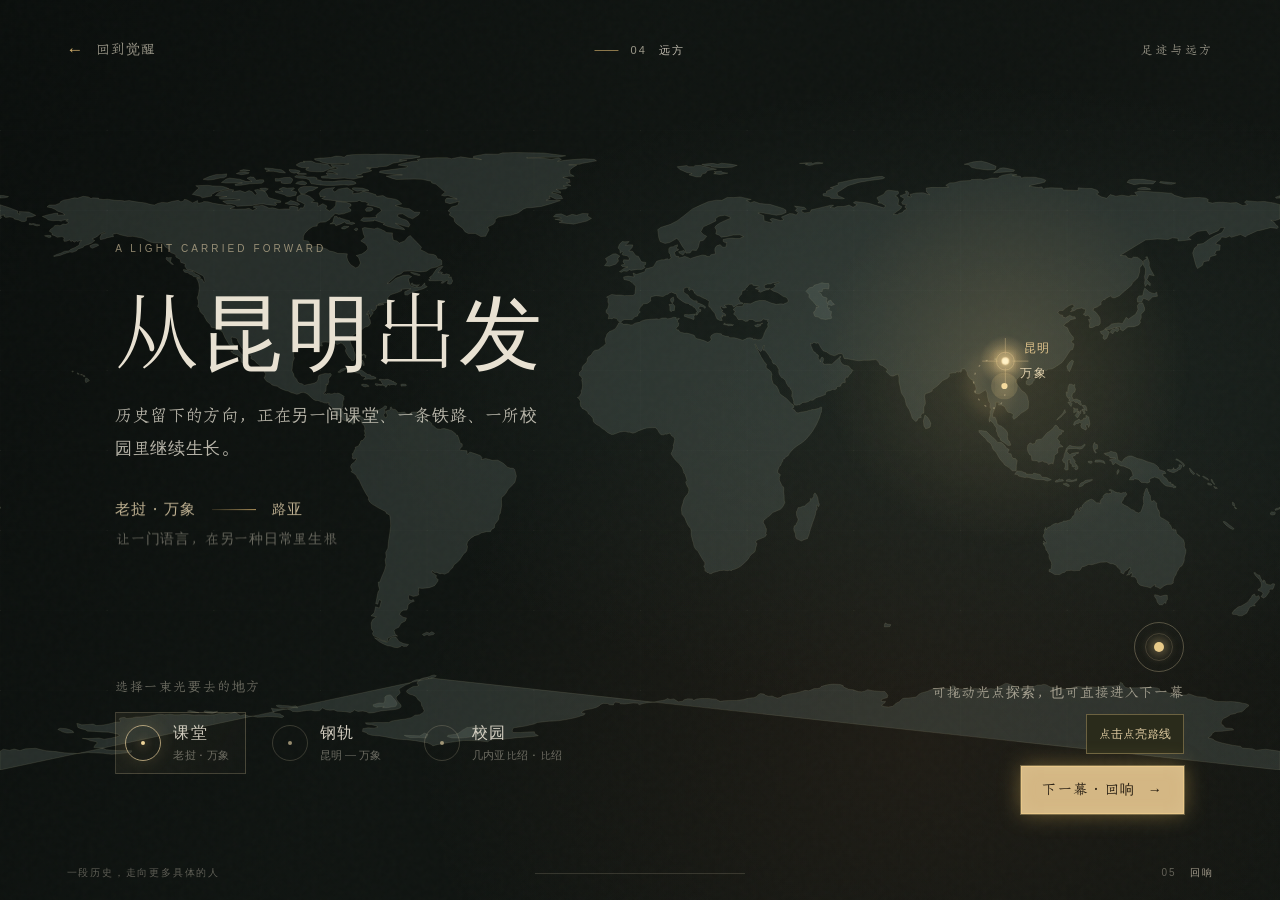
<file: page4.html>
<!doctype html>
<html lang="zh-CN">
  <head>
    <meta charset="UTF-8" />
    <meta name="viewport" content="width=device-width, initial-scale=1.0" />
    <meta name="theme-color" content="#101311" />
    <meta name="description" content="《足迹与远方》第四幕：从昆明出发，把一束光送向万象与比绍。" />
    <link rel="preload" href="./fonts/footprints-display.woff2" as="font" type="font/woff2" crossorigin />
    <link rel="preload" href="./fonts/footprints-literary.woff2" as="font" type="font/woff2" crossorigin />
    <title>04 远方·从昆明出发｜足迹与远方</title>
    <script type="module" crossorigin src="./assets/page4-DVMLJOVL.js"></script>
    <link rel="modulepreload" crossorigin href="./assets/gsap-DkyRThsU.js">
    <link rel="stylesheet" crossorigin href="./assets/gsap-B_UGTgDf.css">
    <link rel="stylesheet" crossorigin href="./assets/page4-C8eMYKx5.css">
  </head>
  <body>
    <div id="page4-app"></div>
  </body>
</html>
</file>
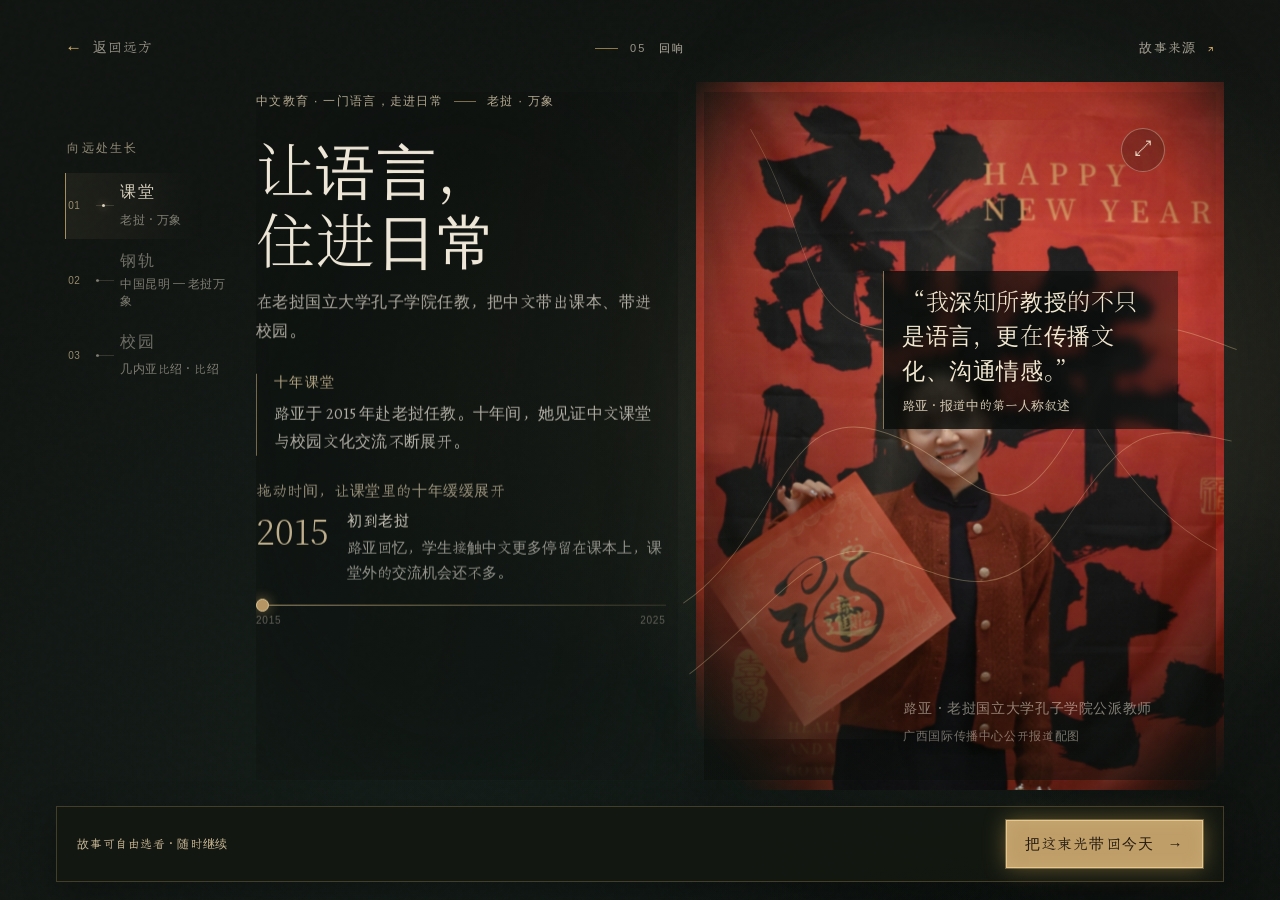
<file: page5.html>
<!doctype html>
<html lang="zh-CN">
  <head>
    <meta charset="UTF-8" />
    <meta name="viewport" content="width=device-width, initial-scale=1.0" />
    <meta name="theme-color" content="#101311" />
    <meta name="description" content="《足迹与远方》第五幕：在中文课堂、跨境铁路与校园医疗中，看见青年行动如何抵达日常。" />
    <link rel="preload" href="./fonts/footprints-display.woff2" as="font" type="font/woff2" crossorigin />
    <link rel="preload" href="./fonts/footprints-literary.woff2" as="font" type="font/woff2" crossorigin />
    <title>05 回响·向远处生长｜足迹与远方</title>
    <script type="module" crossorigin src="./assets/page5-CrI1jQIb.js"></script>
    <link rel="modulepreload" crossorigin href="./assets/gsap-DkyRThsU.js">
    <link rel="stylesheet" crossorigin href="./assets/gsap-B_UGTgDf.css">
    <link rel="stylesheet" crossorigin href="./assets/page5-BEowj2oc.css">
  </head>
  <body>
    <div id="page5-app"></div>
  </body>
</html>
</file>
<file: assets/gsap-B_UGTgDf.css>
.interaction-glow:not(:disabled){border:1px solid #e8c789;animation:2.4s ease-in-out infinite guide-primary-light;box-shadow:0 0 0 1px #f4d99a55,0 0 22px #e4b85d66,inset 0 0 15px #fff1bd20}.interaction-choice:not(:disabled){animation:guide-choice-light 3.2s var(--guide-delay,0s) ease-in-out infinite}.interaction-glow:not(:disabled):hover,.interaction-glow:focus-visible{animation-play-state:paused;box-shadow:0 0 0 2px #ffe5a9aa,0 0 32px #e8bd6fa6,inset 0 0 16px #ffe7af33}.interaction-choice:not(:disabled):hover,.interaction-choice:focus-visible{outline-offset:3px;outline:1px solid #efcd8ca6;animation-play-state:paused}.interaction-glow:disabled,.interaction-choice:disabled{animation:none}.route-continue.interaction-glow,.film-next.interaction-glow,.scene-next.interaction-glow{position:relative;overflow:hidden}.route-continue.interaction-glow:after,.film-next.interaction-glow:after,.scene-next.interaction-glow:after{content:"";pointer-events:none;background:linear-gradient(90deg,#0000,#fff5d577,#0000);width:25%;animation:3.8s ease-in-out infinite guide-light-sweep;position:absolute;inset:0 auto 0 -40%;transform:skew(-22deg)}@keyframes guide-light-sweep{0%,35%{opacity:0;left:-40%}45%{opacity:.9}75%,to{opacity:0;left:130%}}@keyframes guide-primary-light{0%,to{box-shadow:0 0 0 1px #f4d99a40,0 0 12px #e4b85d44,inset 0 0 10px #fff1bd16}50%{box-shadow:0 0 0 3px #f4d99a88,0 0 30px #e4b85d88,inset 0 0 18px #fff1bd30}}@keyframes guide-choice-light{0%,to{box-shadow:0 0 0 1px #d9b77416,0 0 7px #d9b77412}48%{box-shadow:0 0 0 1px #e5c38a77,0 0 18px #e3b7674d}}@keyframes guide-arrow-light{0%,to{opacity:.65;text-shadow:0 0 3px #ffe0a440}50%{opacity:1;text-shadow:0 0 15px #ffe0a4cc}}.interaction-glow>i,.interaction-glow>span[aria-hidden],.person-waymark .waymark-action i{animation:2.1s ease-in-out infinite guide-arrow-light}.page-zero .journey-start.interaction-glow{background:#23170e66;border-color:#d6b58a66;border-radius:2px}.page-one .choice-button.interaction-choice{background:#100f0c66;border:1px solid #bba47866;padding:13px 16px}.page-one .continue-button.interaction-glow,.page-one .skip-button.interaction-glow{color:#20180e;letter-spacing:.06em;background:#bc9a64;padding:12px 20px}.origin-fast-forward{z-index:8;color:#241a10;min-height:46px;font:13px var(--font-ui);cursor:pointer;background:#c8aa77;padding:12px 20px;position:absolute;bottom:30px;right:clamp(22px,4vw,60px)}.person-waymark.is-recommended{animation-name:guide-primary-light}.museum-archive .questions button:not(.selected){animation:3.4s ease-in-out infinite guide-choice-light}.museum-archive .questions button:nth-child(2){animation-delay:.7s}.museum-archive .questions button:nth-child(3){animation-delay:1.4s}.map-stage:not(.is-focused):not(.has-finale) .city.interactive .city-ring{animation:2.6s ease-in-out infinite guide-map-ring}@keyframes guide-map-ring{0%,to{stroke-opacity:.6;stroke-width:1.5px;fill:#e8c48b15}50%{stroke-opacity:1;stroke-width:3px;fill:#e8c48b55}}.p4-instruction .skip-button.interaction-glow,.p4-instruction .arrive-button.interaction-glow{color:#241b10;background:#d4b784;min-height:48px;padding:12px 20px;font-size:14px}.p5-world .continue-story.interaction-glow,.p5-world .echo-skip.interaction-glow{color:#241b10;background:#bf9e68;padding:12px 18px}.p5-world .echo-submit button.interaction-glow:not(:disabled){color:#241b10;background:#bf9e68;padding:11px 18px}.p5-world .echo-choices button.interaction-choice{animation-duration:4s}.page3-world .action-choices button,.page3-world .letter-topline button,.p4-route-nav .route-nav-options button,.p5-story-nav button,.p5-world .echo-choices button,.p5-world .health-stations button{animation:3.5s ease-in-out infinite guide-choice-light}.page3-world .action-choices button:nth-child(2),.p4-route-nav .route-nav-options button:nth-child(2),.p5-story-nav button:nth-of-type(2){animation-delay:.7s}.page3-world .action-choices button:nth-child(3),.p4-route-nav .route-nav-options button:nth-child(3),.p5-story-nav button:nth-of-type(3){animation-delay:1.4s}.page3-world .scene-frame{padding-bottom:125px}.page3-world .scene-foot--interactive{pointer-events:auto;z-index:11;letter-spacing:.06em;background:#141811ed;border:1px solid #c9a86e44;gap:16px;min-height:72px;padding:13px 20px;position:fixed;bottom:18px;box-shadow:0 12px 35px #0004}.scene-free-hint{color:#cbb997;font-size:11px}.scene-forward-actions{align-items:center;gap:20px;display:flex}.scene-forward-actions button{letter-spacing:.05em;cursor:pointer;border:1px solid #bf9e6966;min-height:44px;padding:10px 16px;font-size:12px}.scene-forward-actions .scene-next{color:#281e10;background:#d5b77f;min-width:190px}.scene-forward-actions .scene-next-act{color:#d8c39a;background:#24251b}.scene-forward-actions .scene-next>span{margin-left:15px}.page3-world .touch-hint{bottom:115px}.p4-instruction .route-auto-light{color:#deca9f;cursor:pointer;background:#2a2b1b;border:1px solid #cfb47b66;min-height:40px;padding:9px 12px;font-size:12px}@media (width<=760px){.page3-world .scene-foot--interactive{flex-direction:column;align-items:stretch;gap:12px;padding:12px;bottom:12px;left:18px;right:18px}.scene-free-hint{font-size:10px}.scene-forward-actions{gap:10px}.scene-forward-actions button{padding:9px 10px;font-size:11px}.scene-forward-actions .scene-next{flex:1;min-width:0}.scene-forward-actions .scene-next-act{padding:9px}.scene-forward-actions .scene-next>span{margin-left:7px}.page3-world .touch-hint{bottom:145px}.page3-world .scene-frame{padding-bottom:160px}.p4-instruction .route-auto-light{padding:8px 10px;font-size:10px}.p4-instruction .arrive-button.interaction-glow{min-height:44px;padding:10px 14px;font-size:12px}.p4-world .p4-instruction{grid-template-columns:1fr 1fr;align-items:center;gap:10px;display:grid;bottom:57px;left:23px;right:23px}.p4-world .p4-instruction .instruction-mark{display:none}.p4-world .p4-instruction p{grid-column:1/-1;max-width:none;margin:0}.p4-world .p4-instruction:not(:has(.route-auto-light)) .arrive-button{grid-column:1/-1}.p4-world .p4-route-nav{bottom:max(170px,calc(env(safe-area-inset-bottom) + 155px))}}@media (width<=600px){.origin-fast-forward{text-align:center;font-size:12px;bottom:25px;left:22px;right:22px}}@media (prefers-reduced-motion:reduce){.interaction-glow,.interaction-choice,.interaction-glow>i,.interaction-glow>span[aria-hidden],.person-waymark .waymark-action i,.museum-archive .questions button:not(.selected),.map-stage .city.interactive .city-ring{animation:none!important}.interaction-glow:not(:disabled){box-shadow:0 0 0 2px #f4d99a88,0 0 16px #e4b85d66}.interaction-choice:not(:disabled){box-shadow:0 0 0 1px #e5c38a66}.interaction-glow:after{display:none;animation:none!important}.page3-world .action-choices button,.page3-world .letter-topline button,.p4-route-nav .route-nav-options button,.p5-story-nav button,.p5-world .echo-choices button,.p5-world .health-stations button{animation:none!important}}.p5-world .p5-navigation{z-index:12;left:clamp(22px,4.4vw,74px);right:clamp(22px,4.4vw,74px);bottom:max(18px,env(safe-area-inset-bottom));background:#141811f2;border:1px solid #c9a86e44;justify-content:space-between;align-items:center;gap:20px;min-height:76px;padding:13px 20px;display:flex;position:fixed;box-shadow:0 12px 35px #0004}.p5-navigation,.p5-navigation *{box-sizing:border-box}.p5-navigation .story-actions{justify-content:space-between;align-items:center;gap:20px;width:100%;margin:0;display:flex}.p5-navigation .story-source-note,.p5-navigation .echo-counter{color:#cbb997;letter-spacing:.05em;font-size:12px}.p5-navigation .continue-story{white-space:nowrap}.p5-navigation .echo-skip{color:#d8c39a;background:#24251b;border:1px solid #bfa06b66;min-height:44px;margin:0;padding:10px 16px;font-size:13px}.p5-navigation .echo-submit{flex:none;margin:0}.p5-navigation .echo-submit button{min-height:44px;padding:11px 18px}.p5-navigation .ending-actions{justify-content:center;width:100%;margin:0}@media (width>=761px){.journey-stage .page-one,.journey-stage .history-entrance{height:100dvh;min-height:0}.journey-stage .page-one .explore-footer,.journey-stage .page-one .continue-button{position:fixed;bottom:24px}.journey-stage .history-entrance__action{z-index:3;position:fixed;bottom:32px}.journey-stage .history-entrance__footer{bottom:10px}.page-one.phase-blackout .origin-fast-forward,.page-one.phase-blackout .origin-fast-forward *{visibility:visible}main.exhibition{height:100dvh;min-height:0}.exhibition>div:has(>.guided-actions){z-index:6;background:linear-gradient(#0000,#100c09f5 28%);position:fixed;bottom:0;left:3%;right:3%}.exhibition .journey-guide-shell{overscroll-behavior:contain;scrollbar-width:thin;scrollbar-color:#c4a87855 transparent;bottom:110px;overflow-y:auto}.exhibition .achievement-transition{grid-template-rows:auto minmax(0,1fr) auto;gap:12px;height:100dvh;padding:clamp(12px,2.4dvh,24px) 0 max(16px,2dvh);display:grid}.exhibition .achievement-heading{grid-row:1;align-self:auto;margin:0;padding:0 6%}.exhibition .film-viewport{grid-row:2;align-items:center;height:100%;min-height:0;display:flex}.exhibition .film-track{align-items:stretch;height:100%;padding:20px 0}.exhibition .film-frame{grid-template-rows:minmax(0,1fr) auto;height:100%;min-height:0;display:grid}.exhibition .film-photo{height:100%;min-height:0}.exhibition .film-frame figcaption{min-height:0;padding:10px 18px}.exhibition .film-frame h3{margin-bottom:8px;font-size:22px}.exhibition .film-frame p{font-size:13px;line-height:1.65}.exhibition .film-frame small{margin-top:8px}.exhibition .achievement-transition .film-player{grid-row:3;grid-template-columns:minmax(0,1fr) auto;align-self:auto;gap:24px;margin:0 5%;padding-top:12px;position:relative;inset:auto}.exhibition .archive.museum-archive{aspect-ratio:auto;width:min(94vw,1280px);height:min(90dvh,860px);max-height:calc(100dvh - 24px)}.exhibition .museum-archive .museum-body{min-height:0;overflow:hidden}.exhibition .museum-archive .museum-narrative{overscroll-behavior:contain;min-height:0;overflow-y:auto}main.page3-world{height:100dvh;min-height:0;overflow:hidden}.page3-world .scene-frame{overscroll-behavior:contain;scrollbar-width:thin;scrollbar-color:#c4a87855 transparent;min-height:0;padding:0 clamp(22px,4.4vw,74px);position:absolute;inset:78px 0 112px;overflow:hidden auto}.page3-world .scene-content{min-height:100%;padding-top:20px;padding-bottom:24px}.page3-world .scene-foot--interactive{z-index:11}main.p4-world{height:100dvh;min-height:0}.p4-world .p4-instruction{position:fixed;bottom:86px}.p4-world .p4-footer{position:fixed;bottom:20px}main.p5-world{height:100dvh;min-height:0;overflow:hidden}.p5-world .p5-story-stage{--p5-copy-left:clamp(220px,20vw,340px);--p5-photo-width:min(40vw,760px);height:100%;min-height:0;padding:0}.p5-world .p5-story-nav{width:min(170px,15vw)}.p5-world .p5-story-nav button{grid-template-rows:auto auto;row-gap:4px;min-height:66px}.p5-world .nav-place{line-height:1.45}.p5-world .p5-story-content{overscroll-behavior:contain;max-height:none;padding-bottom:20px;top:92px;bottom:120px;overflow-y:auto}.p5-world .p5-photo-window{height:auto;min-height:0;top:92px;bottom:120px}.p5-world .p5-stage-foot{display:none}.p5-world .p5-echo-stage,.p5-world .p5-ending-stage{overscroll-behavior:contain;scrollbar-width:thin;place-items:start center;width:100%;height:auto;min-height:0;padding:0 5%;position:absolute;inset:84px 0 120px;overflow:hidden auto}.p5-world .echo-content{width:min(690px,80vw);padding:24px 0}.p5-world .ending-content{width:min(850px,80vw);margin:auto;padding:24px 0}}@media (width>=761px) and (width<=1100px){.p5-world .p5-story-nav{gap:12px;width:auto;min-height:54px;padding:0;display:flex;position:absolute;top:64px;left:4%;right:4%}.p5-world .p5-story-stage{grid-template-columns:minmax(0,1fr) minmax(0,1fr);gap:25px;width:auto;height:auto;display:grid;position:absolute;inset:135px 4% 120px}.p5-world .p5-story-content{grid-area:1/1;width:100%;height:100%;min-height:0;max-height:none;padding-right:12px;position:relative;inset:auto}.p5-world .p5-photo-window{grid-area:1/2;width:100%;height:100%;min-height:0;margin:0;position:relative;inset:auto}.p5-world .photo-quote{width:auto;max-width:none;padding:10px;inset:16px 16px auto}.p5-world .photo-quote p{font-size:18px}.p5-world .p5-photo-window figcaption{max-width:none;bottom:18px;left:16px;right:16px}.p5-world .photo-image-depth{inset:0}.p4-world .p4-route-nav{width:min(500px,52vw)}.p4-world .route-nav-options button{flex:1;gap:8px;padding:8px}.p4-world .nav-orbit{flex-basis:28px;width:28px;height:28px}.p4-world .nav-copy strong{font-size:14px}.p4-world .nav-copy small{font-size:10px}.p4-world .p4-instruction{gap:8px;width:30vw;right:4vw}.p4-world .p4-instruction p{font-size:11px;line-height:1.6}.p4-world .instruction-mark{display:none}.exhibition .museum-archive .guided-archive-foot{grid-template-columns:auto 1fr;gap:8px 16px;padding:10px 24px;display:grid}.exhibition .museum-archive .archive-reading-progress{justify-self:end}.exhibition .museum-archive .archive-step-actions{grid-column:1/-1;justify-content:flex-end}}@media (width>=761px) and (height<=740px){.journey-stage .page-one .origin-copy{top:46%}.journey-stage .page-one .origin-copy h1{font-size:clamp(52px,12dvh,84px);line-height:1.12}.journey-stage .page-one .origin-kicker{margin-bottom:12px}.journey-stage .page-one .origin-caption{margin:16px 0 20px;font-size:17px}.journey-stage .page-one .choice-button{min-height:48px;font-size:22px}.journey-stage .page-one .choice-note{margin-top:12px;font-size:12px}.journey-stage .history-entrance{padding:20px 0 75px}.journey-stage .history-entrance__label{margin-bottom:16px;font-size:13px}.journey-stage .history-entrance h1{font-size:clamp(52px,12dvh,82px);line-height:1.18}.journey-stage .history-entrance__year{margin-top:20px;font-size:14px}.journey-stage .history-entrance__note{margin:15px 0 24px;font-size:15px}.page3-world .scene-frame{top:72px}.page3-world .scene-kicker{margin-bottom:14px;font-size:12px}.page3-world .opening-copy h1{font-size:clamp(42px,9dvh,66px);line-height:1.13}.page3-world .opening-summary{margin:16px 0 20px;font-size:15px}.page3-world .quote-seal{padding:14px 0 14px 18px}.page3-world .quote-seal blockquote{margin:10px 0;font-size:22px;line-height:1.55}.page3-world .quote-origin{flex-wrap:wrap;gap:8px;font-size:12px}.page3-world .torch-action{margin-top:18px}.page3-world .archive-composition{height:clamp(240px,100dvh - 230px,510px);min-height:0}.page3-world .manuscript-image{height:clamp(180px,100dvh - 310px,390px)}.page3-world .handoff-copy h2{font-size:clamp(34px,7dvh,52px)}.page3-world .handoff-copy>p:not(.handoff-whisper){margin:16px 0;font-size:14px}.page3-world .witness-heading{margin-bottom:18px}.page3-world .witness-heading h2{font-size:clamp(28px,5dvh,40px)}.page3-world .witness-body{grid-template-columns:minmax(0,1fr) minmax(0,1fr);align-items:start;gap:28px}.page3-world .classroom-scene{height:calc(100dvh - 280px);min-height:0}.page3-world .classroom-image,.page3-world .classroom-image>img{height:100%;min-height:0;max-height:none}.page3-world .response-column{overscroll-behavior:contain;scrollbar-width:thin;min-height:0;max-height:calc(100dvh - 280px);padding-right:12px;overflow-y:auto}.page3-world .question-fragment{padding:15px 0}.page3-world .gathering-image{height:min(54dvh,100dvh - 230px);min-height:0}.page3-world .gather-copy h2{font-size:clamp(32px,6.5dvh,50px)}.p4-world .p4-copy{width:min(500px,43vw);top:18%}.p4-world .p4-copy h1{font-size:clamp(42px,9dvh,74px)}.p4-world .p4-kicker{margin-bottom:14px}.p4-world .p4-lead{margin-top:16px;font-size:16px;line-height:1.75}.p4-world .p4-route-line{margin-top:20px;font-size:14px}.p4-world .p4-route-prompt{font-size:12px}.p4-world .p4-instruction{gap:9px;bottom:86px}.p4-world .instruction-mark{width:34px;height:34px}.p5-world .p5-title{margin-top:12px;font-size:clamp(34px,6.7dvh,48px)}.p5-world .p5-subtitle{margin-top:10px;font-size:15px;line-height:1.65}.p5-world .p5-fact{margin-top:18px}.p5-world .fact-body{font-size:15px;line-height:1.75}.p5-world .story-interaction{margin-top:18px}.p5-world .echo-content h1,.p5-world .ending-content h1{font-size:clamp(34px,7.5dvh,58px);line-height:1.25}.p5-world .echo-question{margin-top:16px;font-size:16px}.p5-world .echo-choices{margin-top:18px}.p5-world .echo-label{margin-top:20px}.p5-world .echo-kicker{margin-bottom:14px}.p5-world .ending-message{margin-top:16px;font-size:16px}.p5-world .ending-credit,.p5-world .ending-song{margin-top:18px}}@media (width>=761px) and (height<=650px){.exhibition .masthead{height:56px}.exhibition .journey-guide-shell{width:255px;top:74px;bottom:94px}.exhibition .guide-eyebrow{margin-bottom:5px;font-size:9px}.exhibition .journey-guide h2{font-size:22px;line-height:1.35}.exhibition .guide-intro{margin:6px 0 9px;font-size:10px;line-height:1.7}.exhibition .guide-steps{gap:10px;margin-bottom:8px}.exhibition .person-waymarks{gap:7px}.exhibition .person-waymark{gap:12px;min-height:60px;padding:6px 12px}.exhibition .waymark-portrait{width:37px;height:42px}.exhibition .waymark-copy{gap:1px}.exhibition .waymark-copy strong{font-size:19px;line-height:1.2}.exhibition .waymark-city,.exhibition .waymark-action{font-size:9px;line-height:1.35}.exhibition .waymark-action i{font-size:12px;line-height:1.35}.exhibition .waymark-progress{width:37px;bottom:4px;left:12px}.exhibition .map-discovery-note{display:none}.exhibition .guided-actions{min-height:84px;padding-top:12px;padding-bottom:16px}.exhibition .achievement-heading h2{margin-top:8px;font-size:32px}.exhibition .achievement-heading>span{font-size:10px}.exhibition .film-track{padding:16px 0}.exhibition .film-frame h3{margin-bottom:6px;font-size:20px}.exhibition .film-frame p{font-size:12px;line-height:1.55}.exhibition .film-frame small{margin-top:6px;font-size:10px}.exhibition .film-frame figcaption{padding:8px 14px}.exhibition .museum-archive .archive-heading{flex:0 0 54px;height:54px}.exhibition .museum-archive .museum-narrative{padding:22px 28px}.exhibition .museum-archive .person-title h2{font-size:38px}.exhibition .museum-archive .person-title p{font-size:16px}.exhibition .museum-archive .answer{font-size:17px}.exhibition .museum-archive .questions button{min-height:88px;padding:12px 10px 20px;font-size:12px}.p5-world .photo-quote{width:auto;max-width:none;max-height:calc(100% - 100px);padding:10px 12px;inset:14px 18px auto;overflow-y:auto}.p5-world .photo-quote p{font-size:18px;line-height:1.45}.p5-world .photo-quote footer{margin-top:6px;font-size:11px}.p5-world .p5-photo-window figcaption{max-width:none;font-size:12px;line-height:1.55;bottom:16px;left:18px;right:18px}.p5-world .p5-photo-window figcaption small{font-size:11px}}@media (width>=761px) and (height<=560px){.journey-stage .page-one .page-hud{top:18px}.journey-stage .page-one .origin-copy{top:45%}.journey-stage .page-one .origin-copy h1{font-size:clamp(44px,12dvh,64px)}.journey-stage .page-one .origin-kicker{margin-bottom:9px;font-size:9px}.journey-stage .page-one .origin-caption{margin:10px 0 16px;font-size:15px}.journey-stage .page-one .choice-button{min-height:44px;font-size:18px}.journey-stage .page-one .choice-note{margin-top:8px;font-size:11px}.journey-stage .page-one .threshold-caption{font-size:20px;line-height:1.65;top:57%}.journey-stage .page-one .history-beacon{width:90px;height:90px;top:42%}.journey-stage .history-entrance h1{font-size:clamp(44px,12dvh,64px)}.journey-stage .history-entrance__label{margin-bottom:12px;font-size:12px}.journey-stage .history-entrance__year{margin-top:14px;font-size:13px}.journey-stage .history-entrance__note{margin:12px 0 20px;font-size:14px}}@media (width<=760px){.p5-world .p5-navigation{left:18px;right:18px;bottom:max(12px,env(safe-area-inset-bottom));flex-wrap:wrap;gap:10px;padding:12px}.p5-navigation .story-source-note{max-width:40%;font-size:10px;line-height:1.7}.p5-navigation .continue-story{font-size:12px;padding:11px 12px!important}.p5-navigation .story-actions{gap:10px}.p5-navigation .echo-counter{width:100%;font-size:10px}.p5-navigation .echo-skip{flex:1;min-height:42px;padding:8px;font-size:11px}.p5-navigation .echo-submit button{min-height:42px;padding:9px 12px;font-size:12px}.p5-world .p5-story-stage{padding-bottom:140px}.p5-world .p5-echo-stage,.p5-world .p5-ending-stage{padding-bottom:150px}}
</file>
<file: assets/page4-C8eMYKx5.css>
@font-face{font-family:Act4 Display;src:url(./footprints-display-D-ETO9Zg.woff2)format("woff2");font-weight:300 700;font-display:swap}@font-face{font-family:Act4 Literary;src:url(./footprints-literary-CK26JelO.woff2)format("woff2");font-weight:400;font-display:swap}:root{--lightningcss-light: ;--lightningcss-dark:initial;color-scheme:dark;font-synthesis:none;font-family:Act4 Literary,Songti SC,serif}html,body,#page4-app{width:100%;min-width:320px;height:100%;margin:0;overflow:hidden}body{background:#101411}button,a{color:inherit;font:inherit}button:focus-visible,a:focus-visible{outline-offset:5px;outline:1px solid #f0d9a2}.p4-world{isolation:isolate;color:#e8e1d2;--p4-gold:#d7b36f;background:#101411;width:100%;height:100dvh;min-height:600px;position:relative;overflow:hidden}.p4-atmosphere,.p4-grain{pointer-events:none;position:absolute;inset:0}.p4-atmosphere{z-index:-4;background:radial-gradient(at 76% 44%,#566c5f33,#0000 44%),radial-gradient(at 72% 83%,#8c57341f,#0000 39%),linear-gradient(115deg,#0a0e0cf7 4%,#0e131099 40%,#0e13103d 72%,#0e1310b8)}.p4-grain{z-index:-1;opacity:.07;background-image:url("data:image/svg+xml,%3Csvg viewBox='0 0 180 180' xmlns='http://www.w3.org/2000/svg'%3E%3Cfilter id='n'%3E%3CfeTurbulence type='fractalNoise' baseFrequency='.83' numOctaves='3' stitchTiles='stitch'/%3E%3C/filter%3E%3Crect width='100%25' height='100%25' filter='url(%23n)' opacity='.32'/%3E%3C/svg%3E")}.p4-map{z-index:-3;width:100%;height:100%;position:absolute;inset:0;overflow:visible}.p4-map-image{opacity:.37;mix-blend-mode:screen;transform-origin:50%}.map-label{fill:#e7ddc3ab;letter-spacing:.12em;font-family:Act4 Literary,serif;font-size:12px}.map-origin-label{fill:#e2c58c;font-size:14px}.map-end-label{fill:#e4d3ae;font-size:13px}.route-aura,.route-track,.route-progress,.route-hit{fill:none;vector-effect:non-scaling-stroke}.route-aura{stroke:#d7b36f;stroke-width:15px;opacity:.14;filter:blur(8px)}.route-track{stroke:#e5d2a561;stroke-width:1.2px;stroke-dasharray:2 7}.route-progress{stroke:#ead29b;stroke-width:2.15px;stroke-linecap:round;filter:url(#p4-soft-glow);transition:stroke-dashoffset 60ms linear}.route-hit{stroke:#0000;stroke-width:44px;pointer-events:stroke;cursor:grab;touch-action:none}.route-hit:active{cursor:grabbing}.destination-glow{fill:#e4c586;opacity:.18;transform-origin:50%;animation:3.1s ease-in-out infinite destination-breathe}.destination-dot{fill:#f4d99d;filter:url(#p4-soft-glow)}.light-halo{fill:url(#p4-origin-glow);pointer-events:none}.light-core{fill:#fff1c6;stroke:#f1d8a073;stroke-width:2px;filter:url(#p4-soft-glow);cursor:grab;touch-action:none}.light-core:focus-visible{stroke:#fff1c6;stroke-width:3px;outline:none}.is-health .route-progress{stroke:#d8c29b}@keyframes destination-breathe{50%{opacity:.42;transform:scale(1.8)}}.p4-header{top:max(28px, env(safe-area-inset-top));z-index:3;color:#e3dcc8a6;justify-content:space-between;align-items:center;display:flex;position:absolute;left:clamp(24px,5.2vw,84px);right:clamp(24px,5.2vw,84px)}.p4-back{letter-spacing:.08em;align-items:center;gap:11px;min-height:44px;font-size:14px;text-decoration:none;transition:color .3s;display:inline-flex}.p4-back:hover{color:#f2e6ca}.p4-back span{color:var(--p4-gold);font-family:sans-serif;font-size:17px}.p4-index{letter-spacing:.2em;align-items:center;gap:12px;margin:0;font:11px Microsoft YaHei,sans-serif;display:flex;position:absolute;left:50%;transform:translate(-50%)}.p4-index i{background:#d7b36f9e;width:24px;height:1px}.p4-index span{color:#e8e1d2cc}.p4-brand{letter-spacing:.2em;font-size:12px}.p4-copy{z-index:2;width:min(520px,40vw);position:absolute;top:27%;left:clamp(34px,9vw,145px)}.p4-kicker{color:#d2c19ea6;letter-spacing:.31em;margin:0 0 25px;font:10px Microsoft YaHei,sans-serif}.p4-copy h1{color:#e8e1d2;letter-spacing:.035em;margin:0;font:300 clamp(54px,6.5vw,102px)/1.14 Act4 Display,serif}.p4-lead{color:#e7e1d3c7;letter-spacing:.035em;max-width:430px;margin:25px 0 0;font-size:clamp(17px,1.35vw,21px);line-height:1.9}.p4-route-line{color:#e7d5b0d4;letter-spacing:.07em;align-items:center;gap:15px;margin:35px 0 0;font-size:15px;display:flex}.p4-route-line i{background:linear-gradient(90deg,#d7b36f2e,#d7b36fd1);width:44px;height:1px}.p4-route-prompt{color:#dbd4c175;letter-spacing:.055em;margin:11px 0 0 1px;font-size:14px}.p4-route-nav{z-index:3;width:min(560px,53vw);position:absolute;bottom:clamp(94px,14vh,146px);left:clamp(34px,9vw,145px)}.route-nav-title{color:#d2cab77a;letter-spacing:.12em;margin:0 0 16px;font-size:13px}.route-nav-options{align-items:stretch;gap:clamp(8px,1.25vw,20px);display:flex}.route-nav-options button{text-align:left;cursor:pointer;background:0 0;border:1px solid #0000;align-items:center;gap:12px;min-width:0;min-height:62px;padding:9px 15px 9px 9px;transition:border-color .35s,background .35s,color .35s;display:flex;position:relative}.route-nav-options button:hover,.route-nav-options button.is-active{background:linear-gradient(115deg,#d8be8814,#d8be8804);border-color:#dfcea438}.nav-orbit{border:1px solid #e2d2ae33;border-radius:50%;flex:0 0 34px;place-items:center;width:34px;height:34px;transition:border-color .35s,box-shadow .35s;display:grid}.nav-orbit i{background:#e0cca0a6;border-radius:50%;width:4px;height:4px}.is-active .nav-orbit{border-color:#e7ce9ab3;box-shadow:0 0 16px #ceae7129}.is-active .nav-orbit i{background:#efd59a;box-shadow:0 0 10px #e3bc73}.nav-copy{gap:4px;min-width:0;display:grid}.nav-copy strong{color:#ece5d6e0;letter-spacing:.09em;font-size:16px;font-weight:400}.nav-copy small{color:#cdc7b67a;letter-spacing:.035em;text-overflow:ellipsis;white-space:nowrap;font-size:11px;overflow:hidden}.p4-instruction{z-index:3;text-align:right;justify-items:end;gap:12px;display:grid;position:absolute;bottom:clamp(106px,16vh,160px);right:clamp(32px,7.5vw,118px)}.instruction-mark{border:1px solid #e9d5a94d;border-radius:50%;width:48px;height:48px;display:block;position:relative}.instruction-mark:before,.instruction-mark:after{content:"";border:1px solid #e9d5a92b;border-radius:50%;animation:2.8s ease-in-out infinite destination-breathe;position:absolute;inset:10px}.instruction-mark:after{background:#e7c988;border:0;animation:none;inset:19px;box-shadow:0 0 12px 3px #e7c98870}.p4-instruction p{color:#e0d7c2ab;letter-spacing:.06em;max-width:260px;margin:0;font-size:14px}.arrive-button,.skip-button{color:#e8d4a7;cursor:pointer;letter-spacing:.09em;background:0 0;border:0;min-height:44px;padding:0;font-size:14px;transition:color .3s}.arrive-button{font-size:16px}.arrive-button span,.skip-button span{margin-left:8px;transition:transform .3s;display:inline-block}.arrive-button:hover span,.skip-button:hover span{transform:translate(3px,-3px)}.skip-button{color:#ddd3bc70;font-size:12px}.skip-button:hover{color:#ead9b6}.p4-footer{right:clamp(25px,5.2vw,84px);bottom:max(20px, env(safe-area-inset-bottom));z-index:3;color:#d3ccba69;letter-spacing:.18em;grid-template-columns:1fr auto 1fr;align-items:center;gap:20px;font:10px Microsoft YaHei,sans-serif;display:grid;position:absolute;left:clamp(25px,5.2vw,84px)}.p4-footer>span:last-child{justify-self:end}.p4-footer b{color:#e0d6c1b8;margin-left:9px;font-weight:400}.footer-progress{background:#ded2b530;width:min(210px,23vw);height:1px}.footer-progress i{width:var(--progress);background:#d7b36f;height:100%;transition:width .12s linear;display:block;box-shadow:0 0 8px #d7b36f8c}@media (width<=900px){.p4-copy{width:min(460px,53vw);top:20%;left:6vw}.p4-copy h1{font-size:clamp(50px,7.1vw,72px)}.p4-lead{font-size:16px}.p4-route-nav{width:min(510px,58vw);bottom:17vh;left:6vw}.p4-instruction{bottom:18vh;right:6vw}.route-nav-options{gap:6px}.route-nav-options button{gap:8px;padding-right:8px}}@media (width<=640px){.p4-world{min-height:620px}.p4-map{height:46vh;top:4vh}.p4-map-image{opacity:.42}.p4-header{top:max(15px, env(safe-area-inset-top));left:20px;right:20px}.p4-back{gap:7px;font-size:12px}.p4-index{gap:7px;font-size:10px}.p4-index i{width:13px}.p4-brand{letter-spacing:.11em;font-size:10px}.p4-copy{width:calc(100% - 52px);top:39%;left:26px}.p4-kicker{margin-bottom:13px;font-size:9px}.p4-copy h1{font-size:clamp(42px,11vw,58px);line-height:1.12}.p4-lead{max-width:350px;margin-top:12px;font-size:15px;line-height:1.72}.p4-route-line{margin-top:14px;font-size:13px}.p4-route-line i{width:25px}.p4-route-prompt{margin-top:6px;font-size:12px}.p4-route-nav{right:20px;bottom:max(106px, calc(env(safe-area-inset-bottom) + 92px));width:auto;left:20px}.route-nav-title{margin-bottom:9px;font-size:11px}.route-nav-options{gap:4px}.route-nav-options button{flex:1;gap:6px;min-height:56px;padding:5px}.nav-orbit{flex-basis:27px;width:27px;height:27px}.nav-copy strong{font-size:14px}.nav-copy small{max-width:88px;font-size:9px}.p4-instruction{text-align:left;align-items:center;gap:8px;display:flex;bottom:57px;right:23px}.instruction-mark{flex:0 0 27px;width:27px;height:27px}.instruction-mark:before{inset:6px}.instruction-mark:after{inset:11px}.p4-instruction p{max-width:195px;font-size:11px;line-height:1.4}.arrive-button{font-size:13px}.skip-button{display:none}.p4-footer{right:21px;bottom:max(12px, env(safe-area-inset-bottom));letter-spacing:.08em;gap:10px;font-size:9px;left:21px}.p4-footer>span:first-child{max-width:128px;line-height:1.5}.footer-progress{width:min(80px,19vw)}}@media (prefers-reduced-motion:reduce){*,:before,:after{scroll-behavior:auto!important;transition-duration:.01ms!important;animation-duration:.01ms!important;animation-iteration-count:1!important}}
</file>
<file: assets/page5-BEowj2oc.css>
@font-face{font-family:Act5 Display;src:url(./footprints-display-D-ETO9Zg.woff2)format("woff2");font-weight:300 700;font-display:swap}@font-face{font-family:Act5 Literary;src:url(./footprints-literary-CK26JelO.woff2)format("woff2");font-weight:400;font-display:swap}:root{--lightningcss-light: ;--lightningcss-dark:initial;color-scheme:dark;font-synthesis:none;font-family:Act5 Literary,Songti SC,serif}html,body,#page5-app{width:100%;min-width:320px;height:100%;margin:0;overflow:hidden}body{background:#101411}button,a,input,textarea{color:inherit;font:inherit}button:focus-visible,a:focus-visible,input:focus-visible,textarea:focus-visible{outline-offset:5px;outline:1px solid #f0d9a2}::selection{color:#f5eedc;background:#785e37}.p5-world{isolation:isolate;color:#ece5d6;--p5-gold:#d7b36f;background:#101411;width:100%;height:100dvh;min-height:660px;position:relative;overflow:hidden}.p5-photo-field,.p5-photo-wash,.p5-depth,.p5-grain{pointer-events:none;position:fixed;inset:0}.p5-photo-field{z-index:-4;background:#111613;overflow:hidden}.p5-photo-field img{object-fit:cover;object-position:center 48%;opacity:.08;filter:blur(32px)saturate(.32)contrast(1.02)brightness(.55);width:110%;height:110%;position:absolute;inset:-5%;transform:scale(1.1)}.p5-world[data-route=education] .p5-photo-field img{object-position:center 24%;filter:blur(32px)saturate(.32)contrast(1.04)brightness(.54)}.p5-world[data-route=railway] .p5-photo-field img{object-position:center 51%}.p5-world[data-route=health] .p5-photo-field img{object-position:center 48%}.p5-photo-wash{z-index:-3;background:linear-gradient(90deg,#101411 0%,#101411f7 27%,#101411ba 47%,#10141138 72%,#1014117a 100%),linear-gradient(#090d0b63,#0000 54%,#090d0be0)}.p5-depth{z-index:-2;background:radial-gradient(at 75% 42%,#bf9d671f,#0000 48%),radial-gradient(at 35% 82%,#2042392e,#0000 55%)}.p5-grain{z-index:-1;opacity:.055;background-image:url("data:image/svg+xml,%3Csvg viewBox='0 0 180 180' xmlns='http://www.w3.org/2000/svg'%3E%3Cfilter id='n'%3E%3CfeTurbulence type='fractalNoise' baseFrequency='.83' numOctaves='3' stitchTiles='stitch'/%3E%3C/filter%3E%3Crect width='100%25' height='100%25' filter='url(%23n)' opacity='.32'/%3E%3C/svg%3E")}.p5-header{top:max(26px, env(safe-area-inset-top));z-index:10;color:#e3dcc8a3;justify-content:space-between;align-items:center;display:flex;position:absolute;left:clamp(25px,5.1vw,80px);right:clamp(25px,5.1vw,80px)}.p5-back{letter-spacing:.07em;align-items:center;gap:10px;min-height:44px;font-size:14px;text-decoration:none;transition:color .3s;display:inline-flex}.p5-back:hover{color:#f4ead3}.p5-back span{color:var(--p5-gold);font-family:sans-serif;font-size:17px}.p5-chapter{letter-spacing:.2em;align-items:center;gap:12px;margin:0;font:11px Microsoft YaHei,sans-serif;display:flex;position:absolute;left:50%;transform:translate(-50%)}.p5-chapter i{background:#d7b36fa1;width:23px;height:1px}.p5-chapter span{color:#e6deccd1}.p5-source-trigger{color:#e3dcc8b8;cursor:pointer;letter-spacing:.08em;background:0 0;border:0;min-height:44px;padding:0;font-size:13px}.p5-source-trigger span{color:var(--p5-gold);margin-left:7px}.p5-story-nav{z-index:4;gap:5px;width:min(210px,16vw);transition:opacity .4s,transform .4s;display:grid;position:absolute;top:15.5%;left:clamp(25px,5.1vw,80px)}.p5-story-nav.nav-quiet{opacity:.17;pointer-events:none;transform:translate(-8px)}.nav-overline{color:#e1d2b29e;letter-spacing:.19em;margin:0 0 11px 2px;font:12px Microsoft YaHei,sans-serif}.p5-story-nav button{color:#dad6c775;cursor:pointer;text-align:left;background:0 0;border:0;border-left:1px solid #0000;grid-template-rows:23px 18px;grid-template-columns:28px 24px minmax(40px,1fr);align-items:center;min-height:58px;padding:7px 8px 7px 2px;transition:color .35s,border-color .35s,background .35s;display:grid;position:relative}.p5-story-nav button:hover,.p5-story-nav button.is-current{color:#efe6d1e6;background:linear-gradient(90deg,#dec28b12,#0000 82%);border-left-color:#dcbe81b8}.nav-number{color:#ddc597a8;letter-spacing:.05em;grid-row:1/3;align-self:center;font:10px Microsoft YaHei,sans-serif}.nav-line{background:#ded5bd2b;grid-row:1/3;align-items:center;width:18px;height:1px;display:flex;position:relative}.nav-line i{background:currentColor;border-radius:50%;width:3px;height:3px;transition:transform .35s,box-shadow .35s;display:block}.is-current .nav-line i{transform:translate(6px);box-shadow:0 0 8px #e6c887}.nav-label{letter-spacing:.12em;font-size:16px}.nav-place{color:#cdc8b794;letter-spacing:.04em;grid-column:3;font-size:12px}.p5-story-stage{--p5-copy-left:clamp(265px, 25vw, 402px);--p5-photo-right:clamp(26px, 5vw, 80px);--p5-photo-width:min(44vw, 790px);--p5-copy-gap:clamp(22px, 3vw, 42px);z-index:2;width:100%;height:100%;min-height:660px;position:relative}.p5-photo-window{top:14%;right:var(--p5-photo-right);width:var(--p5-photo-width);isolation:isolate;margin:0;display:block;position:absolute;bottom:12%;overflow:visible}.p5-photo-window:before{z-index:-1;content:"";filter:blur(28px);background:radial-gradient(at 51% 48%,#c4a97b38,#54655529 40%,#1f2a2314 64%,#0000 78%);position:absolute;inset:-14% -12%}.p5-photo-window:after{z-index:1;content:"";pointer-events:none;background:linear-gradient(#0c100d14,#0000 32%,#0b0f0c7a),linear-gradient(90deg,#0c100d3d,#0000 42%);position:absolute;inset:0}.photo-image-depth{z-index:0;transform:translate3d(var(--photo-shift-x,0px), var(--photo-shift-y,0px), 0);transition:transform .8s cubic-bezier(.2,.75,.2,1);position:absolute;inset:-1.5%;overflow:hidden;-webkit-mask-image:radial-gradient(71% 70% at 53% 45%,#000 45%,#000000f0 69%,#000000ad 82%,#0000 100%);mask-image:radial-gradient(71% 70% at 53% 45%,#000 45%,#000000f0 69%,#000000ad 82%,#0000 100%)}.photo-image-depth>img{object-fit:cover;object-position:center;filter:saturate(.68)contrast(1.07)brightness(.75);width:100%;height:100%;display:block;transform:scale(1.018)}.photo-education .photo-image-depth>img{object-position:center 16%;filter:saturate(.58)contrast(1.04)brightness(.77)}.photo-railway .photo-image-depth>img{object-position:49% 53%}.photo-health .photo-image-depth>img{object-position:center 50%}.photo-threads{z-index:3;fill:none;stroke:#eed29880;stroke-width:1.05px;stroke-linecap:round;filter:drop-shadow(0 0 5px #e5be7166);mix-blend-mode:screen;pointer-events:none;width:100%;height:100%;position:absolute;inset:0;overflow:visible}.photo-threads path{stroke-dasharray:1;stroke-dashoffset:1px}.photo-pointer-glow{z-index:3;background:radial-gradient(ellipse 30% 25% at var(--light-x,52%) var(--light-y,46%), #f6dba638, #d7b16d14 44%, transparent 78%);mix-blend-mode:screen;opacity:.78;pointer-events:none;transition:opacity .5s;position:absolute;inset:0}.p5-photo-window:not(:hover) .photo-pointer-glow{opacity:.2}.photo-light-leak{z-index:3;mix-blend-mode:screen;opacity:.36;pointer-events:none;background:linear-gradient(108deg,#0000 30%,#eccd8f0a 42%,#eccd8f42 49%,#ffebbe0f 53%,#0000 64%);position:absolute;inset:4% 0 6%}.photo-transition-flare{z-index:4;filter:blur(16px);mix-blend-mode:screen;opacity:0;pointer-events:none;background:linear-gradient(90deg,#0000,#f9e2b557,#f5ddaebd,#0000);width:19%;position:absolute;top:-5%;bottom:-5%;left:24%}.p5-photo-window figcaption{z-index:5;color:#f1e9d7db;letter-spacing:.045em;text-shadow:0 1px 14px #050806e0;gap:6px;max-width:62%;font-size:14px;line-height:1.65;display:grid;position:absolute;bottom:clamp(21px,4.3vh,43px);right:clamp(25px,5vw,74px)}.p5-photo-window figcaption small{color:#efe6d3c7;font-size:12px}.photo-quote{z-index:5;color:#f6ebd3fa;text-shadow:0 2px 18px #040705fa;-webkit-backdrop-filter:blur(5px);backdrop-filter:blur(5px);background:linear-gradient(90deg,#0a0e0cd6,#0a0e0cad 76%,#0a0e0c75);border-left:1px solid #e7ca9185;width:auto;max-width:440px;margin:0;padding:12px 18px 13px;position:absolute;top:26%;left:35%;right:clamp(18px,3vw,46px)}.photo-quote p{letter-spacing:.025em;max-width:460px;margin:0;font:300 clamp(20px,1.8vw,27px)/1.5 Act5 Display,serif}.photo-quote footer{color:#f3e6cce0;margin-top:9px;font-size:13px;line-height:1.6}.photo-expand{z-index:6;color:#f3e8d0e0;cursor:pointer;background:#1014113b;border:1px solid #ebe0c661;border-radius:50%;place-items:center;width:44px;height:44px;transition:background .3s,transform .3s;display:grid;position:absolute;top:clamp(20px,4vh,40px);right:clamp(22px,4vw,54px)}.photo-expand:hover{background:#101411a1;transform:scale(1.08)}.photo-expand span{font:19px sans-serif}.p5-story-content{top:max(92px,11vh);left:var(--p5-copy-left);z-index:5;width:min(510px, calc(100vw - var(--p5-copy-left) - var(--p5-photo-right) - var(--p5-photo-width) - var(--p5-copy-gap)));scrollbar-color:#dac08d57 transparent;scrollbar-width:thin;max-height:min(86%,100% - 118px);padding:0 12px 24px 0;position:absolute;overflow-y:auto}.p5-story-content::-webkit-scrollbar{width:2px}.p5-story-content::-webkit-scrollbar-thumb{background:#dac08d5c}.p5-story-content:before{z-index:-1;content:"";filter:blur(20px);pointer-events:none;background:linear-gradient(100deg,#0c100d94,#0c100d6b 72%,#0000);position:absolute;inset:-28px -52px -22px -25px;-webkit-mask-image:radial-gradient(84% 84% at 46%,#000 45%,#0000 100%);mask-image:radial-gradient(84% 84% at 46%,#000 45%,#0000 100%)}.story-location{color:#e2d2b3c7;letter-spacing:.11em;flex-wrap:wrap;align-items:center;gap:11px;font:12px/1.6 Microsoft YaHei,sans-serif;display:flex}.story-location i{background:#dec18885;width:22px;height:1px}.p5-title{color:#efe8d9;letter-spacing:.025em;text-wrap:balance;margin:22px 0 0;font:300 clamp(42px,4.6vw,72px)/1.18 Act5 Display,serif}.p5-subtitle{color:#e7e1d3c2;letter-spacing:.03em;max-width:450px;margin:15px 0 0;font-size:clamp(16px,1.25vw,19px);line-height:1.83}.p5-fact{border-left:1px solid #dabe8485;margin-top:27px;padding-left:17px}.fact-heading{color:#e1cca3d4;letter-spacing:.1em;margin:0 0 7px;font-size:14px}.fact-body{color:#e7e2d6c7;letter-spacing:.015em;margin:0;font-size:16px;line-height:1.8}.p5-quote{margin:22px 0 0;padding:0}.p5-quote p{color:#f1e6cde6;letter-spacing:.035em;max-width:440px;margin:0;font:300 clamp(22px,2vw,31px)/1.7 Act5 Display,serif}.p5-quote footer{color:#dbd1bb94;margin-top:7px;font-size:13px;line-height:1.6}.story-interaction{margin-top:25px}.interaction-prompt{color:#ddcfb0c2;letter-spacing:.04em;margin:0 0 10px;font-size:15px}.timeline-readout,.rail-readout{grid-template-columns:78px 1fr;align-items:start;gap:13px;min-height:62px;display:grid}.timeline-year{color:#edd7acde;font:300 34px/1.2 Act5 Display,serif}.timeline-readout strong,.rail-readout strong{color:#f1eadae6;letter-spacing:.045em;margin:1px 0 5px;font-size:15px;font-weight:400;display:block}.timeline-readout p,.rail-readout p{color:#dad7cdb8;margin:0;font-size:15px;line-height:1.65}.story-range{appearance:none;cursor:ew-resize;touch-action:pan-x;background:0 0;width:100%;height:22px;margin:9px 0 0;display:block}.story-range::-webkit-slider-runnable-track{background:linear-gradient(90deg,#dec28bcc,#dec28b33);height:1px}.story-range::-moz-range-track{background:linear-gradient(90deg,#dec28bcc,#dec28b33);height:1px}.story-range::-webkit-slider-thumb{appearance:none;background:#c5a26b;border:1px solid #efd7a4;border-radius:50%;width:13px;height:13px;margin-top:-6px;box-shadow:0 0 13px #dbb7749e}.story-range::-moz-range-thumb{background:#c5a26b;border:1px solid #efd7a4;border-radius:50%;width:12px;height:12px;box-shadow:0 0 13px #dbb7749e}.range-ends{color:#d2cdbe73;letter-spacing:.08em;justify-content:space-between;margin-top:-2px;font:10px Microsoft YaHei,sans-serif;display:flex}.rail-place{color:#edd7acde;white-space:nowrap;font:300 28px/1.2 Act5 Display,serif}.rail-track{height:38px;margin-top:7px;position:relative}.rail-track-line{background:#dec28b33;height:1px;position:absolute;top:12px;left:0;right:0}.rail-track-line i{width:var(--rail-progress);background:#dfc58e;height:100%;display:block;box-shadow:0 0 8px #dfc58e80}.rail-train{top:2px;left:var(--train-progress);z-index:2;color:#f3d798;text-shadow:0 0 10px #f1d192d6;pointer-events:none;font-size:18px;transition:left .1s linear;position:absolute;transform:translate(-50%)}.rail-track>.story-range{z-index:4;opacity:.01;height:26px;margin:0;position:absolute;inset:0}.rail-stations{pointer-events:none;position:absolute;inset:0}.rail-stations i{background:#111612;border:1px solid #dfd2b18a;border-radius:50%;place-items:center;width:10px;height:10px;display:grid;position:absolute;top:8px;transform:translate(-50%)}.rail-stations i.passed{background:#cfaa66;border-color:#e9ce94;box-shadow:0 0 10px #ddbc7a78}.rail-stations b{color:#dbd1b899;font:9px Microsoft YaHei,sans-serif;position:absolute;top:13px}.rail-track+.range-ends{margin-top:1px}.health-stations{grid-template-columns:repeat(3,1fr);gap:5px;display:grid}.health-stations button{color:#e1dccc94;cursor:pointer;text-align:left;background:linear-gradient(#0000,#e2ca9a06);border:0;border-top:1px solid #ded3b836;justify-items:start;gap:7px;min-height:54px;padding:7px 8px;font-size:14px;transition:color .28s,border-color .28s,background .28s;display:grid}.health-stations button:hover,.health-stations button.is-selected{color:#eee5d2;background:linear-gradient(#0000,#e2ca9a1a);border-top-color:#e7ce97d6}.station-index{color:#dcbc7ea6;font:10px Microsoft YaHei,sans-serif}.station-detail{color:#e1ded3b3;min-height:45px;margin:8px 0 0;font-size:14px;line-height:1.7}.story-actions{flex-wrap:wrap;align-items:center;gap:15px;margin-top:24px;display:flex}.continue-story{color:#ead7ae;cursor:pointer;letter-spacing:.08em;background:0 0;border:0;border-bottom:1px solid #dbc08b82;min-height:48px;padding:0 0 3px;font-size:15px;transition:color .3s,border-color .3s}.continue-story:hover{color:#fff0ca;border-color:#f4d899}.continue-story span{margin-left:9px}.story-source-note{color:#d1ccbf94;letter-spacing:.035em;font-size:13px}.p5-stage-foot{right:clamp(26px,5vw,80px);bottom:max(20px, env(safe-area-inset-bottom));left:var(--p5-copy-left);z-index:4;color:#dad2be8a;letter-spacing:.12em;justify-content:space-between;font:12px Microsoft YaHei,sans-serif;display:flex;position:absolute}.p5-stage-foot span:last-child{align-items:center;gap:9px;display:flex}.p5-stage-foot i{background:#d7b36f7a;width:18px;height:1px}@media (height<=760px) and (width>=881px){.p5-story-content{max-height:calc(100dvh - 150px);padding-bottom:0;top:80px}.p5-story-content:before{bottom:0}.p5-title{margin-top:14px}.p5-subtitle{margin-top:10px}.p5-fact{margin-top:20px}.story-interaction{margin-top:13px}.story-actions{margin-top:10px}.story-range{height:18px;margin-top:5px}.p5-stage-foot{bottom:10px}}.p5-echo-stage,.p5-ending-stage{z-index:3;place-items:center;width:100%;height:100%;min-height:660px;display:grid;position:relative;overflow:hidden}.p5-echo-stage:before{content:"";background:radial-gradient(at 50% 47%,#b2925e1c,#0000 50%),linear-gradient(90deg,#0b0f0d99,#0b0f0d3b);position:absolute;inset:0}.echo-content{z-index:2;width:min(690px,72vw);padding:90px 0 45px;position:relative}.echo-kicker,.ending-kicker{color:#dec89cab;letter-spacing:.24em;margin:0 0 20px;font:10px Microsoft YaHei,sans-serif}.echo-content h1,.ending-content h1{color:#eee7d9;letter-spacing:.04em;margin:0;font:300 clamp(46px,6vw,86px)/1.32 Act5 Display,serif}.echo-question{color:#e5decfc7;margin:20px 0 0;font-size:18px;line-height:1.8}.echo-choices{flex-wrap:wrap;gap:10px 13px;margin-top:24px;display:flex}.echo-choices button{color:#e8e2d3c7;cursor:pointer;background:#151b1759;border:1px solid #ddd3b93d;min-height:44px;padding:8px 15px;font-size:14px;transition:border-color .25s,color .25s,background .25s}.echo-choices button:hover,.echo-choices button.is-chosen{color:#f2e6cb;background:#bb995d1c;border-color:#e4c78db8}.echo-label{color:#e2cfa9ba;letter-spacing:.07em;margin-top:27px;font-size:14px;display:block}.echo-input{color:#eee7d9;resize:vertical;background:#10141161;border:0;border-bottom:1px solid #e2d1ae6e;border-radius:0;width:100%;min-height:74px;margin-top:10px;padding:13px 15px;font:18px/1.7 Act5 Literary,serif;display:block}.echo-input::placeholder{color:#d2cab963}.echo-submit{color:#d0c9b770;justify-content:space-between;align-items:center;margin-top:12px;font:11px Microsoft YaHei,sans-serif;display:flex}.echo-submit button{color:#e9d5a8;cursor:pointer;letter-spacing:.1em;background:0 0;border:0;min-height:44px;padding:0;font:14px Act5 Literary,serif}.echo-submit button:disabled{color:#d2c9b552;cursor:not-allowed}.echo-submit button span{margin-left:7px}.echo-skip{color:#d3cbb87a;cursor:pointer;background:0 0;border:0;min-height:44px;margin:7px 0 0 auto;font-size:12px;display:block}.echo-skip span{margin-left:7px}.echo-orbit{aspect-ratio:1;border:1px solid #e1cea814;border-radius:50%;width:min(660px,75vw);position:absolute;top:50%;left:50%;transform:translate(-50%,-50%)}.echo-orbit:before,.echo-orbit:after{content:"";border:1px solid #e1cea80f;border-radius:50%;position:absolute;inset:12%}.echo-orbit:after{inset:27%}.echo-orbit i{background:#d8b878;border-radius:50%;width:5px;height:5px;position:absolute;top:15%;left:53%;box-shadow:0 0 17px 5px #d8b87840}.echo-orbit i:nth-child(2){width:3px;height:3px;top:70%;left:81%}.echo-orbit i:nth-child(3){width:4px;height:4px;top:82%;left:29%}.p5-ending-stage{background:radial-gradient(at 49% 45%,#c19d651a,#0000 50%)}.ending-map{opacity:.15;width:100%;height:98%;position:absolute;inset:1% 0 0}.ending-map image{opacity:.65;mix-blend-mode:screen}.ending-map path{fill:none;stroke:#cfb37a;stroke-width:2px;stroke-dasharray:1 8;stroke-linecap:round;opacity:.7}.ending-map circle{fill:#e8ca8d;filter:drop-shadow(0 0 7px #c8a462)}.ending-content{z-index:2;text-align:center;width:min(850px,80vw);position:relative}.ending-kicker{margin-bottom:23px}.ending-content h1{font-size:clamp(44px,6.2vw,88px)}.ending-message{color:#e7e0d0c2;letter-spacing:.04em;max-width:700px;margin:22px auto 0;font-size:clamp(16px,1.45vw,21px);line-height:1.9}.ending-credit{color:#d7c5a08c;letter-spacing:.2em;margin:26px 0 0;font:10px Microsoft YaHei,sans-serif}.ending-actions{flex-wrap:wrap;justify-content:center;gap:12px 25px;margin-top:31px;display:flex}.ending-actions button,.ending-actions a{color:#e9dbbdd1;cursor:pointer;letter-spacing:.06em;background:0 0;border:0;border-bottom:1px solid #dbc08b66;justify-content:center;align-items:center;min-height:44px;padding:0 7px;font-size:14px;text-decoration:none;display:inline-flex}.ending-actions button:hover,.ending-actions a:hover{color:#fff0ce;border-color:#efd29a}.ending-song{justify-content:center;align-items:center;gap:14px;margin:21px auto 0;display:flex}.ending-song-control{color:#ecd8b0e0;cursor:pointer;letter-spacing:.1em;background:0 0;border:0;align-items:center;gap:11px;min-height:44px;padding:0 2px;font:13px Microsoft YaHei,sans-serif;transition:color .3s;display:inline-flex}.ending-song-control:hover,.ending-song-control:focus-visible{color:#fff0ce}.ending-song-wave{align-items:center;gap:2px;width:18px;height:15px;display:inline-flex}.ending-song-wave i{opacity:.82;background:currentColor;width:2px;height:4px;display:block}.ending-song-wave i:nth-child(2),.ending-song-wave i:nth-child(4){height:8px}.ending-song-wave i:nth-child(3){height:12px}.ending-song-wave.is-playing i{animation:.82s ease-in-out infinite alternate ending-song-pulse}.ending-song-wave.is-playing i:nth-child(2){animation-delay:-.44s}.ending-song-wave.is-playing i:nth-child(3){animation-delay:-.2s}.ending-song-wave.is-playing i:nth-child(4){animation-delay:-.63s}.ending-song-title{color:#ebd3a5a3}.ending-song-credit{color:#d7c5a070;letter-spacing:.08em;font:10px Microsoft YaHei,sans-serif}.ending-song audio{display:none}@keyframes ending-song-pulse{to{opacity:.42;height:3px}}@media (prefers-reduced-motion:reduce){.ending-song-wave.is-playing i{height:5px;animation:none}}.p5-drawer-scrim,.p5-photo-focus{z-index:20;-webkit-backdrop-filter:blur(12px);backdrop-filter:blur(12px);background:#060907b3;position:fixed;inset:0}.p5-source-drawer{background:linear-gradient(145deg,#1c231efa,#0b0f0cfc 73%);border-left:1px solid #e1d1b030;width:min(580px,100vw);padding:100px clamp(28px,5vw,68px) 55px;position:absolute;top:0;bottom:0;right:0;overflow-y:auto;box-shadow:-30px 0 100px #00000059}.drawer-close,.focus-close{color:#eee2c6;cursor:pointer;background:0 0;border:1px solid #dfd0b059;border-radius:50%;place-items:center;width:44px;height:44px;display:grid;position:absolute;top:28px;right:31px}.drawer-close span{background:currentColor;width:15px;height:1px;position:absolute;transform:rotate(45deg)}.drawer-close span:last-child{transform:rotate(-45deg)}.drawer-eyebrow{color:#ddc596a8;letter-spacing:.2em;margin:0 0 19px;font:11px Microsoft YaHei,sans-serif}.p5-source-drawer h2{color:#eee6d6;letter-spacing:.04em;margin:0;font:300 38px/1.48 Act5 Display,serif}.drawer-intro{color:#e0dbcdab;margin:17px 0 30px;font-size:15px;line-height:1.8}.source-entry{border-top:1px solid #ded3b733;padding:23px 0 22px}.source-publisher{color:#ddc69bad;letter-spacing:.04em;margin:0 0 8px;font-size:13px}.source-entry h3{color:#f0e9d8e8;margin:0;font-size:18px;font-weight:400;line-height:1.65}.source-entry>p:not(.source-publisher){color:#dad5c9a1;margin:9px 0 0;font-size:14px;line-height:1.75}.source-entry a{color:#e5cf9e;letter-spacing:.06em;align-items:center;min-height:44px;margin-top:7px;font-size:14px;text-decoration:none;display:inline-flex}.source-entry a span{margin-left:8px}.drawer-photo-credit{color:#ddc69bad;border-top:1px solid #ded3b733;margin:8px 0 0;padding-top:18px;font-size:14px;line-height:1.9}.drawer-photo-credit span{color:#d9d4c79e}.p5-photo-focus{place-items:center;padding:48px 20px;display:grid}.focus-close{z-index:2;top:max(20px, env(safe-area-inset-top));right:max(20px, env(safe-area-inset-right));font:30px/1 Act5 Display,serif}.p5-photo-focus figure{justify-items:center;max-width:min(1200px,94vw);max-height:88vh;margin:0;display:grid}.p5-photo-focus img{object-fit:contain;max-width:100%;max-height:78vh;display:block;box-shadow:0 30px 110px #0000007a}.p5-photo-focus figcaption{color:#efe6d3bf;text-align:center;margin-top:14px;font-size:14px;line-height:1.6}.chapter-fade-enter-active,.chapter-fade-leave-active{transition:opacity .26s,filter .26s,transform .26s}.chapter-fade-enter-from{opacity:0;filter:blur(10px);transform:scale(1.015)}.chapter-fade-leave-to{opacity:0;filter:blur(8px);transform:scale(.99)}.drawer-enter-active,.drawer-leave-active,.photo-focus-enter-active,.photo-focus-leave-active{transition:opacity .35s}.drawer-enter-active .p5-source-drawer,.drawer-leave-active .p5-source-drawer{transition:transform .5s cubic-bezier(.2,.75,.2,1)}.drawer-enter-from,.drawer-leave-to,.photo-focus-enter-from,.photo-focus-leave-to{opacity:0}.drawer-enter-from .p5-source-drawer,.drawer-leave-to .p5-source-drawer{transform:translate(4%)}@media (width<=1100px){.p5-story-stage{--p5-copy-left:205px;--p5-photo-right:18px;--p5-photo-width:52vw;--p5-copy-gap:24px}.p5-story-nav{width:155px}.p5-story-content{width:min(380px, calc(100vw - var(--p5-copy-left) - var(--p5-photo-right) - var(--p5-photo-width) - var(--p5-copy-gap)));max-height:min(86%,100% - 118px);top:max(92px,11vh)}.p5-title{font-size:clamp(42px,5.4vw,68px)}.p5-world{overscroll-behavior-y:contain;height:100dvh;min-height:620px;overflow:hidden auto}.p5-photo-field{height:53vh;min-height:310px;position:absolute}.p5-photo-field img{object-position:center 25%;width:100%;height:100%;inset:0}.p5-photo-wash{background:linear-gradient(#10141108 22%,#101411ab 77%,#101411 100%),linear-gradient(90deg,#1014111f,#10141108);height:58vh;position:absolute}.p5-depth{background:linear-gradient(#0000 30%,#101411 100%);height:58vh;position:absolute}.p5-header{top:max(12px, env(safe-area-inset-top));left:17px;right:17px}.p5-back{gap:6px;font-size:12px}.p5-chapter{gap:7px;font-size:10px}.p5-chapter i{width:13px}.p5-source-trigger{font-size:12px}.p5-story-nav{top:max(56px, calc(env(safe-area-inset-top) + 48px));-webkit-backdrop-filter:blur(8px);backdrop-filter:blur(8px);background:linear-gradient(#0e120fc7,#0e120f4d);border-bottom:1px solid #ded3b921;align-items:center;gap:2px;width:auto;min-height:62px;padding:0 14px;display:flex;position:sticky;left:0}.nav-overline{display:none}.p5-story-nav button{flex:1;grid-template-rows:20px 14px;grid-template-columns:19px 14px 1fr;min-height:51px;padding:4px 3px}.nav-number{font-size:9px}.nav-line{width:12px}.nav-label{letter-spacing:.08em;font-size:14px}.nav-place{white-space:normal;font-size:9px;line-height:1.2}.p5-story-nav button{grid-template-rows:20px auto}.p5-story-stage{width:auto;height:auto;min-height:0;padding:0 21px 90px}.p5-photo-window{width:calc(100% + 42px);height:min(34vh,300px);min-height:205px;margin:-10px -21px 0;position:relative;top:auto;bottom:auto;right:auto}.p5-photo-window:before{inset:-10%}.photo-image-depth{inset:0;-webkit-mask-image:linear-gradient(#000 50%,#000000d4 79%,#0000 100%);mask-image:linear-gradient(#000 50%,#000000d4 79%,#0000 100%)}.photo-image-depth>img{object-position:center 25%}.photo-threads{opacity:.58}.photo-pointer-glow{opacity:.18}.p5-photo-window figcaption{max-width:76%;font-size:13px;bottom:23px;left:24px;right:28px}.p5-photo-window figcaption small{font-size:12px}.photo-quote{background:linear-gradient(90deg,#090d0bb8,#090d0b52 78%,#0000);width:auto;max-width:none;padding:8px 11px;inset:auto 26px 69px 24px}.photo-quote p{font-size:19px;line-height:1.55}.photo-quote footer{font-size:12px}.photo-expand{width:40px;height:40px;top:13px;right:23px}.p5-story-content{width:100%;max-height:none;padding:0;position:relative;top:auto;left:auto;overflow:visible}.p5-story-content:before{filter:blur(15px);background:linear-gradient(#0c100d38,#0c100d8c);inset:-14px -12px -12px}.story-location{gap:7px;font-size:11px}.story-location i{width:14px}.p5-title{margin-top:12px;font-size:clamp(40px,10.5vw,56px);line-height:1.25}.p5-subtitle{margin-top:8px;font-size:16px;line-height:1.75}.p5-fact{margin-top:19px;padding-left:13px}.fact-heading{font-size:14px}.fact-body{font-size:15px;line-height:1.75}.story-interaction{margin-top:19px}.interaction-prompt{font-size:14px}.timeline-readout,.rail-readout{grid-template-columns:75px 1fr;gap:8px}.rail-readout{grid-template-columns:minmax(0,1fr);gap:7px;min-height:0}.rail-readout>div{border-left:1px solid #dabe846b;min-width:0;padding-left:12px}.rail-place{white-space:normal;font-size:25px}.timeline-readout p,.rail-readout p,.station-detail{font-size:14px}.story-range{height:28px}.health-stations{gap:4px}.health-stations button{min-height:58px;padding:7px 6px;font-size:13px}.station-detail{min-height:0}.story-actions{gap:10px 13px;margin-top:20px}.continue-story{min-height:45px;font-size:14px}.story-source-note{font-size:12px}.p5-stage-foot{letter-spacing:.09em;margin-top:28px;font-size:11px;position:static}.p5-stage-foot span:first-child{max-width:70%}.echo-content{width:100%;padding:108px 0 55px}.p5-echo-stage,.p5-ending-stage{width:auto;height:auto;min-height:calc(100dvh - 60px);padding:0 21px}.echo-content h1,.ending-content h1{font-size:clamp(39px,9.5vw,55px);line-height:1.38}.echo-question{font-size:16px}.echo-choices{gap:7px;margin-top:18px}.echo-choices button{min-height:43px;padding:7px 10px;font-size:13px}.echo-label{margin-top:20px;font-size:13px}.echo-input{min-height:68px;font-size:16px}.echo-orbit{width:94vw}.ending-content{width:100%}.ending-message{font-size:16px}.ending-actions{gap:4px 13px;margin-top:22px}.ending-actions button,.ending-actions a{font-size:13px}.p5-source-drawer{width:auto;padding:86px 26px 42px;left:0}.p5-source-drawer h2{font-size:33px}.source-entry h3{font-size:17px}.p5-photo-focus{padding:65px 12px 24px}.p5-photo-focus img{max-height:72vh}}@media (prefers-reduced-motion:reduce){*,:before,:after{scroll-behavior:auto!important;transition-duration:.01ms!important;animation-duration:.01ms!important;animation-iteration-count:1!important}.photo-light-leak{animation:none}}
</file>
